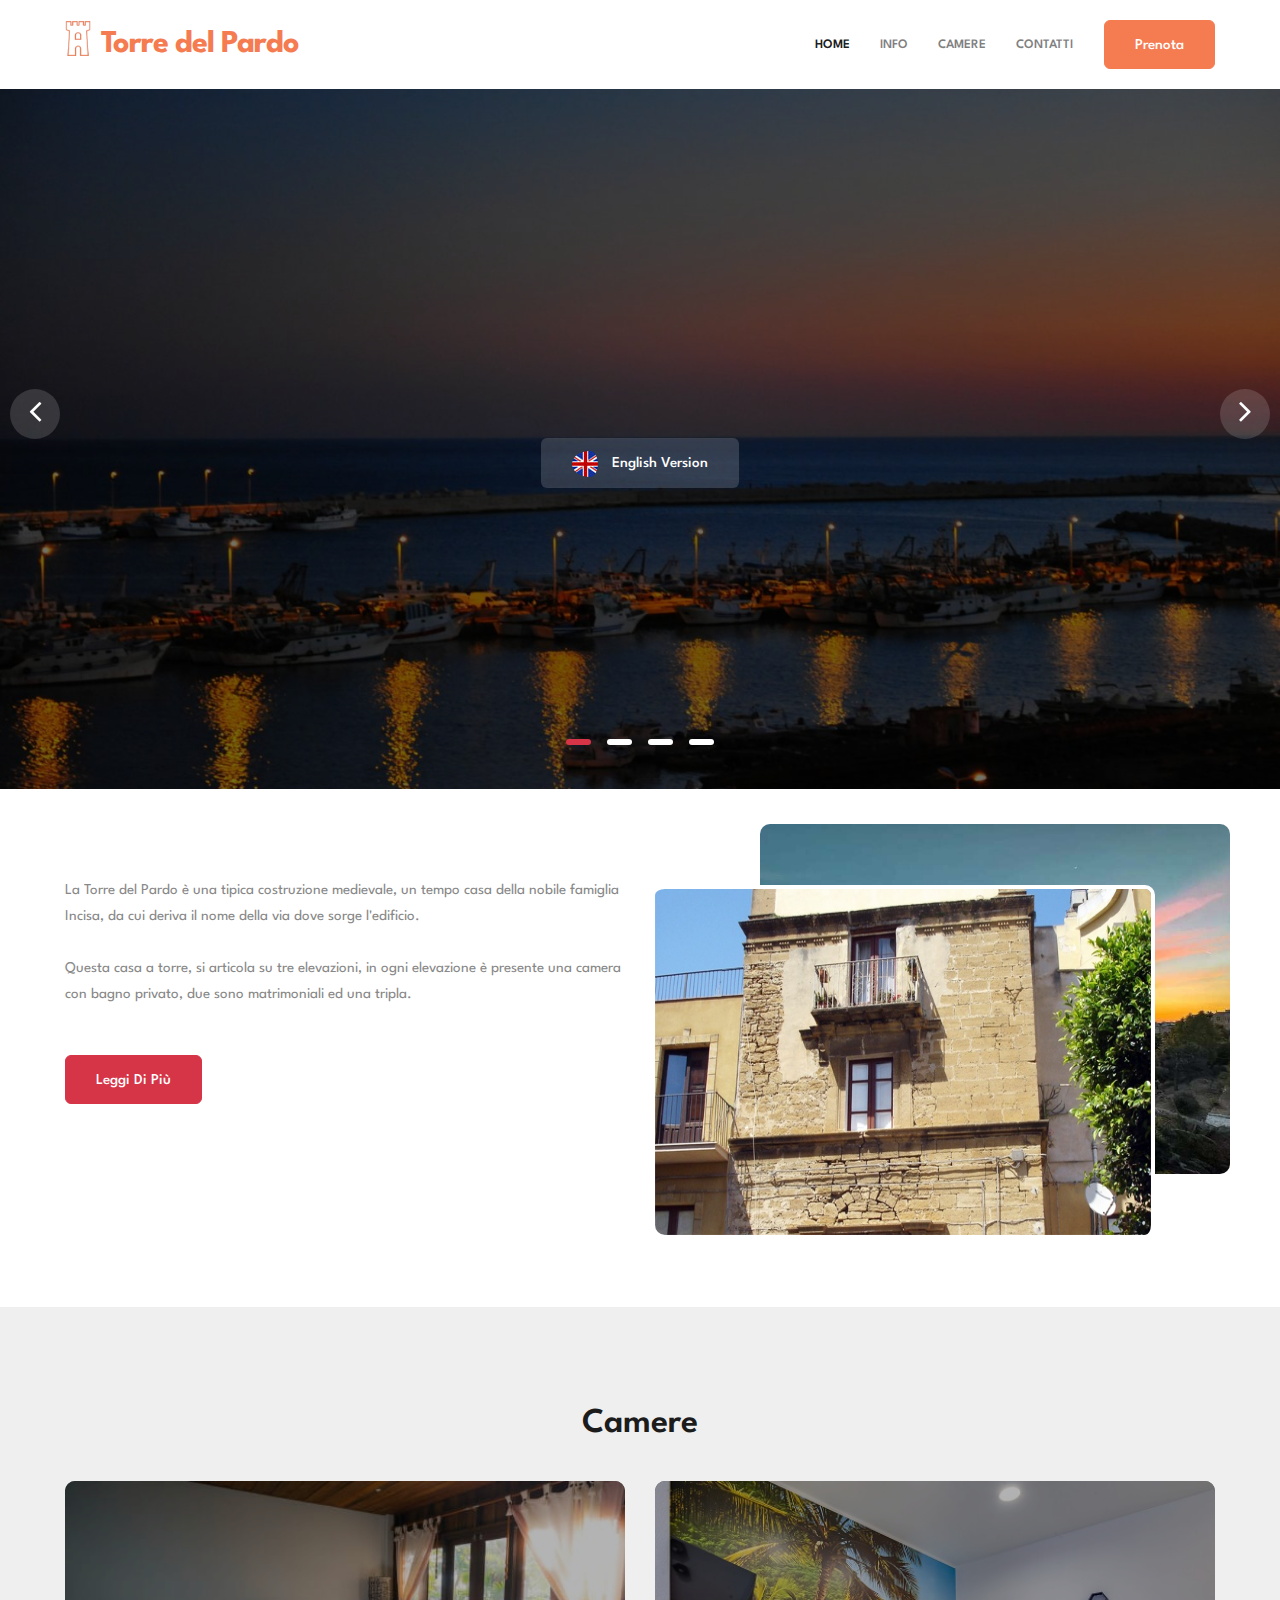
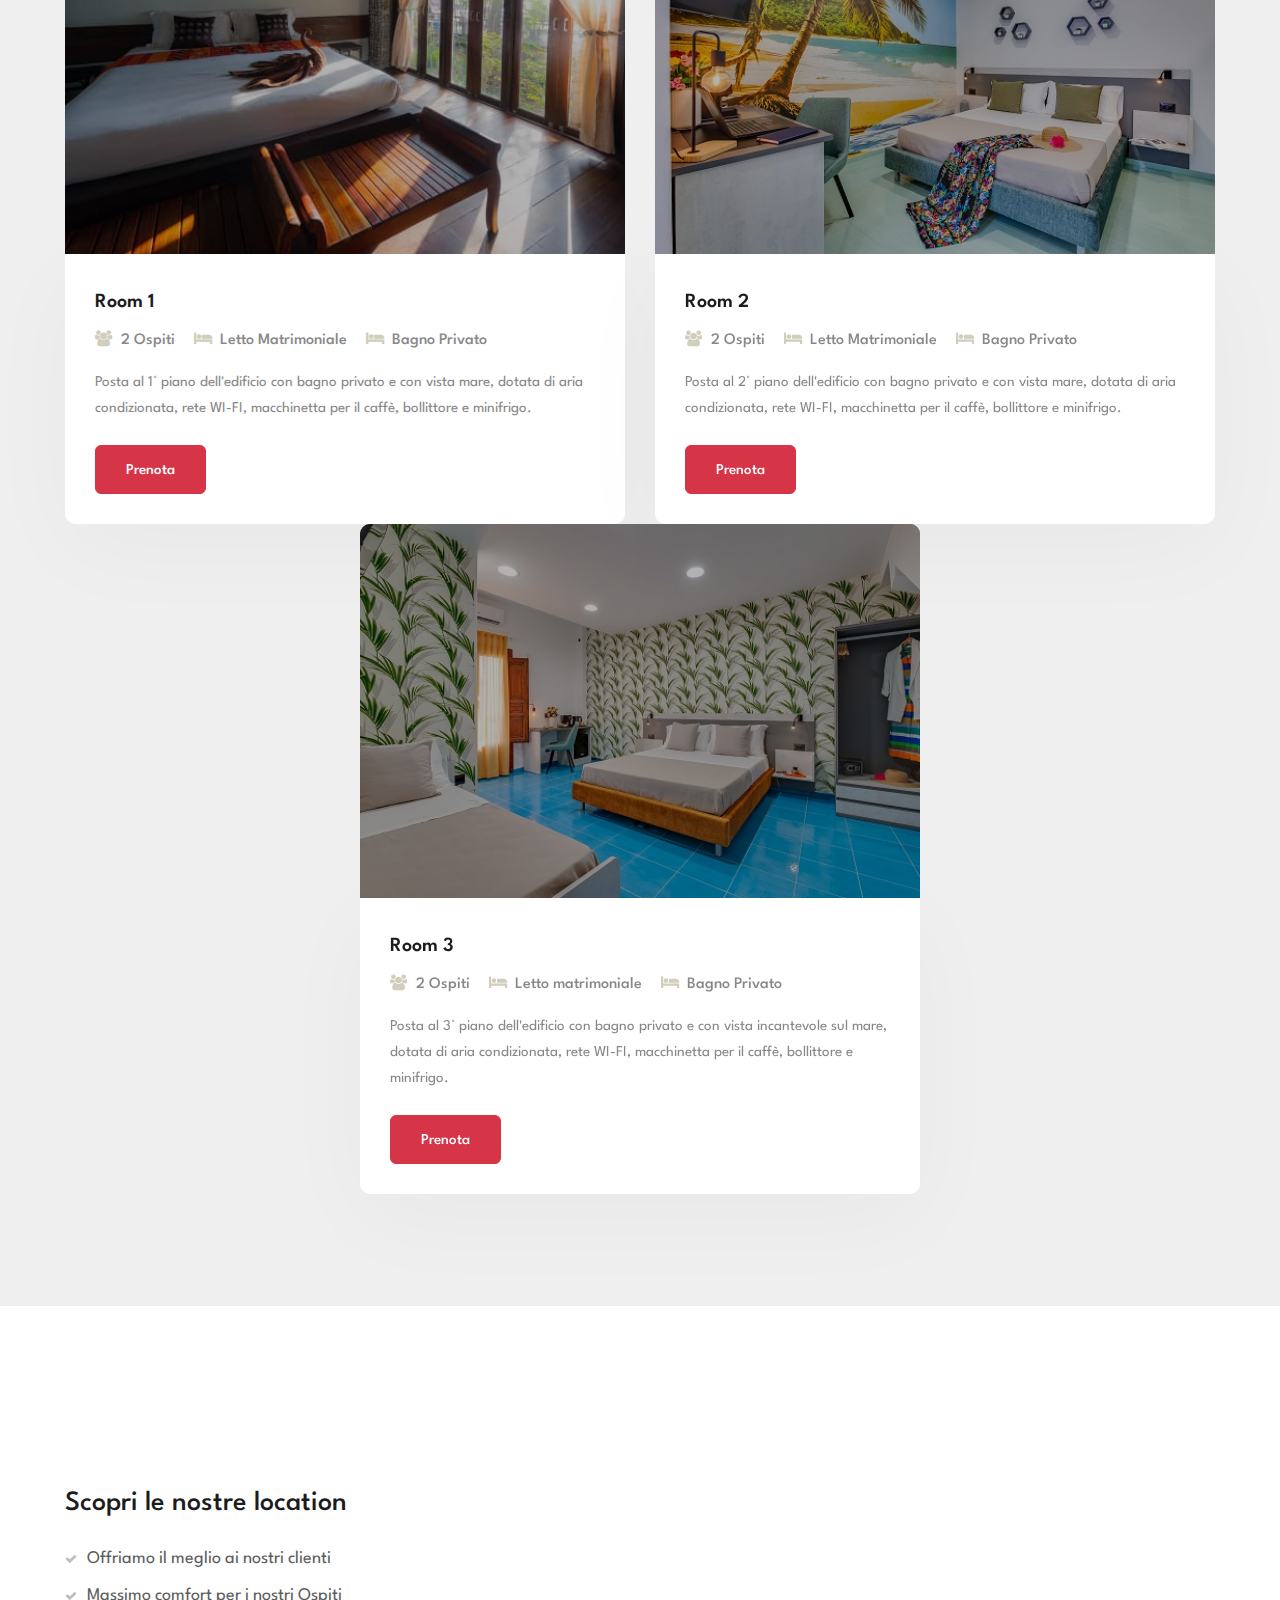
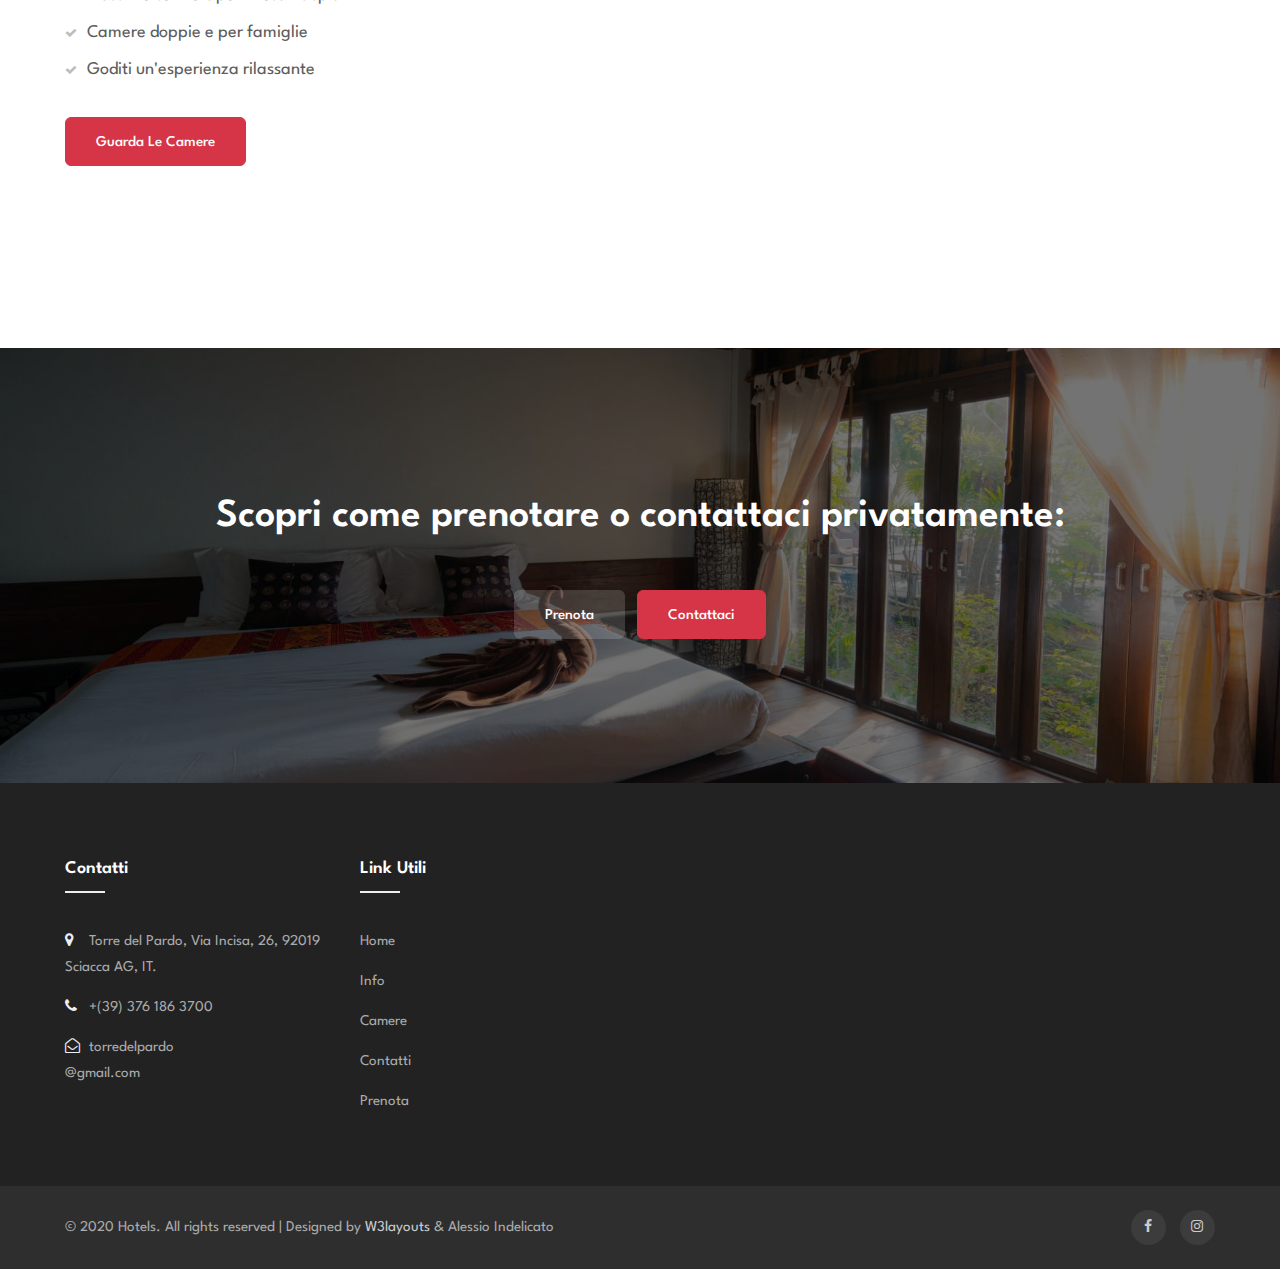
<file: index.html>
<!--
Author: W3layouts , Alessio Indelicato
Author URL: http://w3layouts.com
-->
<!doctype html>
<html lang="en">
  <head>
    <!-- Required meta tags -->
    <meta charset="utf-8">
    <meta name="viewport" content="width=device-width, initial-scale=1, shrink-to-fit=no">

    <title>Torre del Pardo | Home</title>

    <link href="//fonts.googleapis.com/css?family=Spartan:400,500,600,700,900&display=swap" rel="stylesheet">
    <link rel="icon" href="assets/images/favicon.ico" type="image/x-icon">

    <!-- Template CSS -->
    <link rel="stylesheet" href="assets/css/style-starter.css">
  </head>
  <body>
<!--w3l-header-->

<header class="w3l-header-nav">
	<!--/nav-->
	<nav class="navbar navbar-expand-lg navbar-light fill px-lg-0 py-0 px-3">
		<div class="container">
			<a class="navbar-brand resize-text" href="index.html" style="font-size: calc(2 * 1em);">
				<img src="assets/images/hotels.png" alt="Your logo" style="height:35px;" /><span>Torre del Pardo</span></a>
        <!-- <span style="font-family: 'Bell', serif !important;">Torre del Pardo</span> -->
			<!-- if logo is image enable this   
						<a class="navbar-brand" href="#index.html">
							<img src="image-path" alt="Your logo" title="Your logo" style="height:35px;" />
						</a> -->
			<button class="navbar-toggler" type="button" data-toggle="collapse" data-target="#navbarSupportedContent"
				aria-controls="navbarSupportedContent" aria-expanded="false" aria-label="Toggle navigation">
				<span class="navbar-toggler-icon"></span>
			</button>

			<div class="collapse navbar-collapse" id="navbarSupportedContent">
				<ul class="navbar-nav ml-auto">
					<li class="nav-item active">
						<a class="nav-link" href="index.html">Home</a>
					</li>
					<li class="nav-item @@about__active">
						<a class="nav-link" href="about.html">Info</a>
					</li>
					<li class="nav-item @@services__active">
						<a class="nav-link" href="rooms.html">Camere</a>
					</li>
					<li class="nav-item @@contact__active">
						<a class="nav-link" href="contact.html">Contatti</a>
					</li>
				</ul>
				<a href="booking.html" class="ml-3 book btn btn-secondary btn-style">Prenota</a>
			</div>
		</div>
	</nav>
	<!--//nav-->
</header>
<!-- //w3l-header -->
 <!-- main-slider -->
 <section class="w3l-main-slider" id="home">
     <div class="companies20-content">
         <div class="owl-one owl-carousel owl-theme">
             <div class="item">
                 <li>
                     <div class="slider-info banner-view bg bg2">
                         <div class="banner-info">
                             <div class="container">
                                 <div class="banner-info-bg">
                                     <!-- <h5>Location is heavenly. Best to visit in week days to enjoy the peaceful beauty
                                     </h5> -->
                                     <a class="btn btn-style transparent-btn mt-sm-5 mt-4" href="https://torredelpardo-it.translate.goog/?_x_tr_sl=it&_x_tr_tl=en&_x_tr_hl=it&_x_tr_pto=wapp"><img src="assets/images/flag.jpg" style="border-radius: 50%; padding-right: 10px;"> English version</a>
                                 </div>
                             </div>
                         </div>
                     </div>
                 </li>
             </div>
             <div class="item">
                 <li>
                     <div class="slider-info  banner-view banner-top1 bg bg2">
                         <div class="banner-info">
                             <div class="container">
                                 <div class="banner-info-bg">
                                     <!-- <h5>Our new guest house will play a leading role in prompting the world peace.</h5> -->
                                     <a class="btn btn-style transparent-btn mt-sm-5 mt-4" href="https://torredelpardo-it.translate.goog/?_x_tr_sl=it&_x_tr_tl=en&_x_tr_hl=it&_x_tr_pto=wapp"><img src="assets/images/flag.jpg" style="border-radius: 50%; padding-right: 10px;"> English version</a>
                                 </div>
                             </div>
                         </div>
                     </div>
                 </li>
             </div>
             <div class="item">
                 <li>
                     <div class="slider-info banner-view banner-top2 bg bg2">
                         <div class="banner-info">
                             <div class="container">
                                 <div class="banner-info-bg">
                                     <!-- <h5>Most guest houses train their people with the booklets. We take ours to the ballet.
                                     </h5> -->
                                     <a class="btn btn-style transparent-btn mt-sm-5 mt-4" href="https://torredelpardo-it.translate.goog/?_x_tr_sl=it&_x_tr_tl=en&_x_tr_hl=it&_x_tr_pto=wapp"><img src="assets/images/flag.jpg" style="border-radius: 50%; padding-right: 10px;"> English version</a>
                                 </div>
                             </div>
                         </div>
                     </div>
                 </li>
             </div>
             <div class="item">
                 <li>
                     <div class="slider-info banner-view banner-top3 bg bg2">
                         <div class="banner-info">
                             <div class="container">
                                 <div class="banner-info-bg">
                                     <!-- <h5>Good tourism will follow good hotels. Experience our luxury hotel rooms</h5> -->
                                     <a class="btn btn-style transparent-btn mt-sm-5 mt-4" href="https://torredelpardo-it.translate.goog/?_x_tr_sl=it&_x_tr_tl=en&_x_tr_hl=it&_x_tr_pto=wapp"><img src="assets/images/flag.jpg" style="border-radius: 50%; padding-right: 10px;"> English version</a>
                                 </div>
                             </div>
                         </div>
                     </div>
                 </li>
             </div>
         </div>
     </div>
 </section>
 <!-- /main-slider -->
<section class="w3l-availability-form" id="booking">
<!-- about -->
<section class="w3l-about py-5">
	<div class="container py-sm-4">
		<div class="row">
			<div class="col-lg-6 about-left mb-md-0 mb-5">
				<!-- <h3 class="title-big">Relax in our Guest House</h3>
				<h5>We make the best for all our customers.</h5> -->
				<p class="mt-3">La Torre del Pardo è una tipica costruzione medievale, un tempo casa della nobile famiglia Incisa, da cui deriva il nome della via dove sorge l'edificio.
          <br><br>
          Questa casa a torre, si articola su tre elevazioni, in ogni elevazione è presente una camera con bagno privato, due sono matrimoniali ed una  tripla. 
          </p>
				<a href="about.html" class="btn btn-style btn-primary mt-sm-5 mt-4">Leggi di più</a>
			</div>
			<div class="col-lg-6 about-right position-relative mt-lg-0 mt-5">
				<img src="assets/images/top.jpg" alt="" class="img-fluid img-border mt-4" />
				<img src="assets/images/bottom.jpg" alt="" class="img-fluid position-absolute img-position" />
			</div>
		</div>
	</div>
</section>
<!-- //about -->
<div class="best-rooms py-5">
    <div class="container py-lg-5 py-sm-4">
        <h3 class="title-big text-center">Camere</h3>
        <div class="ban-content-inf row py-lg-3">
            <div class="maghny-gd-1 col-lg-6">
              <a href="room1.html">
                <div class="maghny-grid">
                    <figure class="effect-lily">
                        <img class="img-fluid" src="assets/images/room1.jpg" alt="">
                        <figcaption class="w3set-hny">
                            <div>
                                <!--<h4 class="top-text">Luxury Hotel and Best Resort
                                    <span>Peaceful Place to stay</span></h4>
                                <p>From 20$ </p>-->
                            </div>
                        </figcaption>
                    </figure>
                    <div class="room-info">
                        <h3 class="room-title"><a href="room1.html">Room 1</a></h3>
                        <ul class="mb-3">
                            <li><span class="fa fa-users"></span> 2 Ospiti</li>
                            <li><span class="fa fa-bed"></span> Letto Matrimoniale</li>
                            <li><span class="fa fa-bed"></span> Bagno Privato</li>
                        </ul>
                        <p>Posta al 1° piano dell'edificio con bagno privato e con vista mare, dotata di aria condizionata, rete WI-FI, macchinetta per il caffè, bollittore e minifrigo.</p>
                        <a href="booking.html" class="btn btn-style btn-primary mt-sm-4 mt-3">Prenota</a>
                    </div>
                </div>
              </a>
            </div>
            <div class="maghny-gd-1 col-lg-6">
                <div class="maghny-grid">
                  <a href="room2.html">
                    <figure class="effect-lily">
                        <img class="img-fluid" src="assets/images/room1-2.jpg" alt="">
                        <figcaption class="w3set-hny">
                            <div>
                                <!--<h4 class="top-text">Luxury Hotel and Best Resort
                                    <span>Peaceful Place to stay</span></h4>
                                <p>From 20$ </p>-->
                            </div>
                        </figcaption>
                    </figure>
                    <div class="room-info">
                        <h3 class="room-title"><a href="room-single.html">Room 2</a></h3>
                        <ul class="mb-3">
                            <li><span class="fa fa-users"></span> 2 Ospiti</li>
                            <li><span class="fa fa-bed"></span> Letto Matrimoniale</li>
                            <li><span class="fa fa-bed"></span> Bagno Privato</li>
                        </ul>
                        <p>Posta al 2° piano dell'edificio con bagno privato e con vista  mare, dotata di aria condizionata, rete WI-FI, macchinetta per il caffè, bollittore e minifrigo.</p>
                        <a href="booking.html" class="btn btn-style btn-primary mt-sm-4 mt-3">Prenota</a>
                    </div>
                </div>
              </a>
            </div>
            <!-- offset-lg-3 SISTEMA LA SEZIONE AL CENTRO -->
            <div class="maghny-gd-1 col-lg-6 offset-lg-3">
                <div class="maghny-grid">
                  <a href="room3.html">
                    <figure class="effect-lily">
                        <img class="img-fluid" src="assets/images/room1-3.jpg" alt="">
                        <figcaption class="w3set-hny">
                            <div>
                                <!--<h4 class="top-text">Luxury Hotel and Best Resort
                                    <span>Peaceful Place to stay</span></h4>
                                <p>From 20$ </p>-->
                            </div>
                        </figcaption>
                    </figure>
                    <div class="room-info">
                        <h3 class="room-title"><a href="room-single.html">Room 3</a></h3>
                        <ul class="mb-3">
                            <li><span class="fa fa-users"></span> 2 Ospiti</li>
                            <li><span class="fa fa-bed"></span> Letto matrimoniale</li>
                            <li><span class="fa fa-bed"></span> Bagno Privato</li>
                        </ul>
                        <p>Posta al 3° piano dell'edificio con bagno privato e con vista incantevole sul  mare, dotata di aria condizionata, rete WI-FI, macchinetta per il caffè, bollittore e minifrigo. </p>
                        <a href="booking.html" class="btn btn-style btn-primary mt-sm-4 mt-3">Prenota</a>
                    </div>
                </div>
              </a>
            </div>
            </div>
        </div>
      </div>
  </div>
</div>
<section class="w3l-index3">
  <div class="midd-w3 py-5">
      <div class="container py-lg-5 py-md-3">
          <div class="row">
              <!-- Contenuto a sinistra -->
              <div class="col-lg-6 mt-lg-0 mt-5 about-right-faq align-self">
                  <h3>Scopri le nostre location</h3>
                  <!-- <h3 class="title-big">20 Years of Hotels and Resort Experience</h3> -->
                  <!-- <p class="mt-3">Lorem ipsum viverra feugiat. Pellen tesque libero ut justo,
                      ultrices in ligula. Semper at tempufddfel.</p> -->
                  <ul class="w3l-right-book mt-4">
                      <li><span class="fa fa-check" aria-hidden="true"></span>Offriamo il meglio ai nostri clienti</li>
                      <li><span class="fa fa-check" aria-hidden="true"></span>Massimo comfort per i nostri Ospiti</li>
                      <li><span class="fa fa-check" aria-hidden="true"></span>Camere doppie e per famiglie</li>
                      <li><span class="fa fa-check" aria-hidden="true"></span>Goditi un'esperienza rilassante</li>
                  </ul>
                  <a href="rooms.html" class="btn btn-style btn-primary mt-4">Guarda le Camere</a>
              </div>
              <!-- iFrame a destra -->
              <div class="col-lg-6 mt-lg-0 mt-5 about-right-faq align-self">
                  <iframe src="https://www.google.com/maps/embed?pb=!4v1715440477293!6m8!1m7!1sdPflY8GqSv5yizXujdxLEQ!2m2!1d37.50806165205211!2d13.07997739968707!3f20.575991099413407!4f-1.8716626494739899!5f0.7820865974627469" width="100%" height="450" style="border:0;" allowfullscreen="" loading="lazy" referrerpolicy="no-referrer-when-downgrade"></iframe>
              </div>
          </div>
      </div>
  </div>
</section>
<script>
  // Funzione per disabilitare lo scorrimento dell'iframe quando non è in stato di focus
  function disableIframeScrolling() {
      var iframe = document.getElementById('mapFrame');
      // Rimuove lo scorrimento quando l'iframe non è in stato di focus
      iframe.addEventListener('blur', function() {
          iframe.setAttribute('scrolling', 'no');
      });
      // Aggiunge lo scorrimento quando l'iframe è in stato di focus
      iframe.addEventListener('focus', function() {
          iframe.setAttribute('scrolling', 'yes');
      });
  }

  // Chiama la funzione quando il documento è pronto
  document.addEventListener('DOMContentLoaded', disableIframeScrolling);
</script>


<!-- quotation -->
<div class="quotation py-5">
	<div class="container py-xl-5 py-lg-3">
		<div class="welcome-left text-center py-md-5 py-3">
			<h3>Scopri come prenotare o contattaci privatamente:</h3>
			<a href="booking.html" class="btn btn-style transparent-btn mt-sm-5 mt-4 mr-2">Prenota</a>
			<a href="contact.html" class="btn btn-style btn-primary mt-sm-5 mt-4">Contattaci</a>
		</div>
	</div>
</div>
<!-- //quotation -->

<!-- footer -->
<section class="w3l-footer-29-main">
  <div class="footer-29 py-5">
    <div class="container py-lg-4">
      <div class="row footer-top-29">
        <div class="col-lg-3 col-md-6 col-sm-8 footer-list-29 footer-1 col-6">
          <h6 class="footer-title-29">Contatti</h6>
          <ul>
            <li>
              <p><span class="fa fa-map-marker"></span> Torre del Pardo, Via Incisa, 26, 92019 Sciacca AG, IT.</p>
            </li>
            <li><a href="tel:+393761863700"><span class="fa fa-phone"></span> +(39) 376 186 3700</a></li>
            <li><a href="mailto:torredelpardo@gmail.com" class="mail"><span class="fa fa-envelope-open-o"></span>
              torredelpardo<br>@gmail.com</a></li>
          </ul>
        </div>
        <div class="col-lg-2 col-md-6 col-sm-4 footer-list-29 footer-2 mt-sm-0 mt-5 col-6">
          <ul>
            <h6 class="footer-title-29">Link Utili</h6>
            <li><a href="index.html">Home</a></li>
            <li><a href="about.html">Info</a></li>
            <li><a href="rooms.html">Camere</a></li>
            <li><a href="contact.html">Contatti</a></li>
            <li><a href="booking.html">Prenota</a></li>
          </ul>
        </div>
      </div>
    </div>
  </div>
</section>

<section class="w3l-footer-29-main w3l-copyright">
  <div class="container">
    <div class="row bottom-copies">
      <p class="col-lg-8 copy-footer-29">© 2020 Hotels. All rights reserved | Designed by <a
          href="https://w3layouts.com">W3layouts</a> & Alessio Indelicato</p>

      <div class="col-lg-4 main-social-footer-29">
        <a href="#facebook" class="facebook"><span class="fa fa-facebook"></span></a>
        <a href="#instagram" class="instagram"><span class="fa fa-instagram"></span></a>
      </div>

    </div>
  </div>
  <!-- footer -->

 <!-- move top -->
 <button onclick="topFunction()" id="movetop" title="Go to top">
  &#10548;
</button>
<script>
  // When the user scrolls down 20px from the top of the document, show the button
  window.onscroll = function () {
    scrollFunction()
  };

  function scrollFunction() {
    if (document.body.scrollTop > 20 || document.documentElement.scrollTop > 20) {
      document.getElementById("movetop").style.display = "block";
    } else {
      document.getElementById("movetop").style.display = "none";
    }
  }

  // When the user clicks on the button, scroll to the top of the document
  function topFunction() {
    document.body.scrollTop = 0;
    document.documentElement.scrollTop = 0;
  }
</script>
<!-- /move top -->
</section>

<!-- Template JavaScript -->
<script src="assets/js/jquery-3.3.1.min.js"></script>

<script src="assets/js/owl.carousel.js"></script>
<!-- script for banner slider-->
<script>
  $(document).ready(function () {
    $('.owl-one').owlCarousel({
      loop: true,
      margin: 0,
      nav: false,
      responsiveClass: true,
      autoplay: false,
      autoplayTimeout: 5000,
      autoplaySpeed: 1000,
      autoplayHoverPause: false,
      responsive: {
        0: {
          items: 1,
          nav: false
        },
        480: {
          items: 1,
          nav: false
        },
        667: {
          items: 1,
          nav: true
        },
        1000: {
          items: 1,
          nav: true
        }
      }
    })
  })
</script>
<!-- //script -->

<!-- script for owlcarousel -->
<script>
  $(document).ready(function () {
    $('.owl-testimonial').owlCarousel({
      loop: true,
      margin: 0,
      nav: true,
      responsiveClass: true,
      autoplay: false,
      autoplayTimeout: 5000,
      autoplaySpeed: 1000,
      autoplayHoverPause: false,
      responsive: {
        0: {
          items: 1,
          nav: false
        },
        480: {
          items: 1,
          nav: false
        },
        667: {
          items: 1,
          nav: true
        },
        1000: {
          items: 1,
          nav: true
        }
      }
    })
  })
</script>
<!-- //script for owlcarousel -->
<script src="assets/js/jquery.magnific-popup.min.js"></script>
<script>
  $(document).ready(function () {
    $('.popup-with-zoom-anim').magnificPopup({
      type: 'inline',

      fixedContentPos: false,
      fixedBgPos: true,

      overflowY: 'auto',

      closeBtnInside: true,
      preloader: false,

      midClick: true,
      removalDelay: 300,
      mainClass: 'my-mfp-zoom-in'
    });

    $('.popup-with-move-anim').magnificPopup({
      type: 'inline',

      fixedContentPos: false,
      fixedBgPos: true,

      overflowY: 'auto',

      closeBtnInside: true,
      preloader: false,

      midClick: true,
      removalDelay: 300,
      mainClass: 'my-mfp-slide-bottom'
    });
  });
</script>


<!-- disable body scroll which navbar is in active -->
<script>
$(function () {
  $('.navbar-toggler').click(function () {
    $('body').toggleClass('noscroll');
  })
});
</script>
<!-- disable body scroll which navbar is in active -->

<script src="assets/js/bootstrap.min.js"></script>

</body>

</html>
</file>
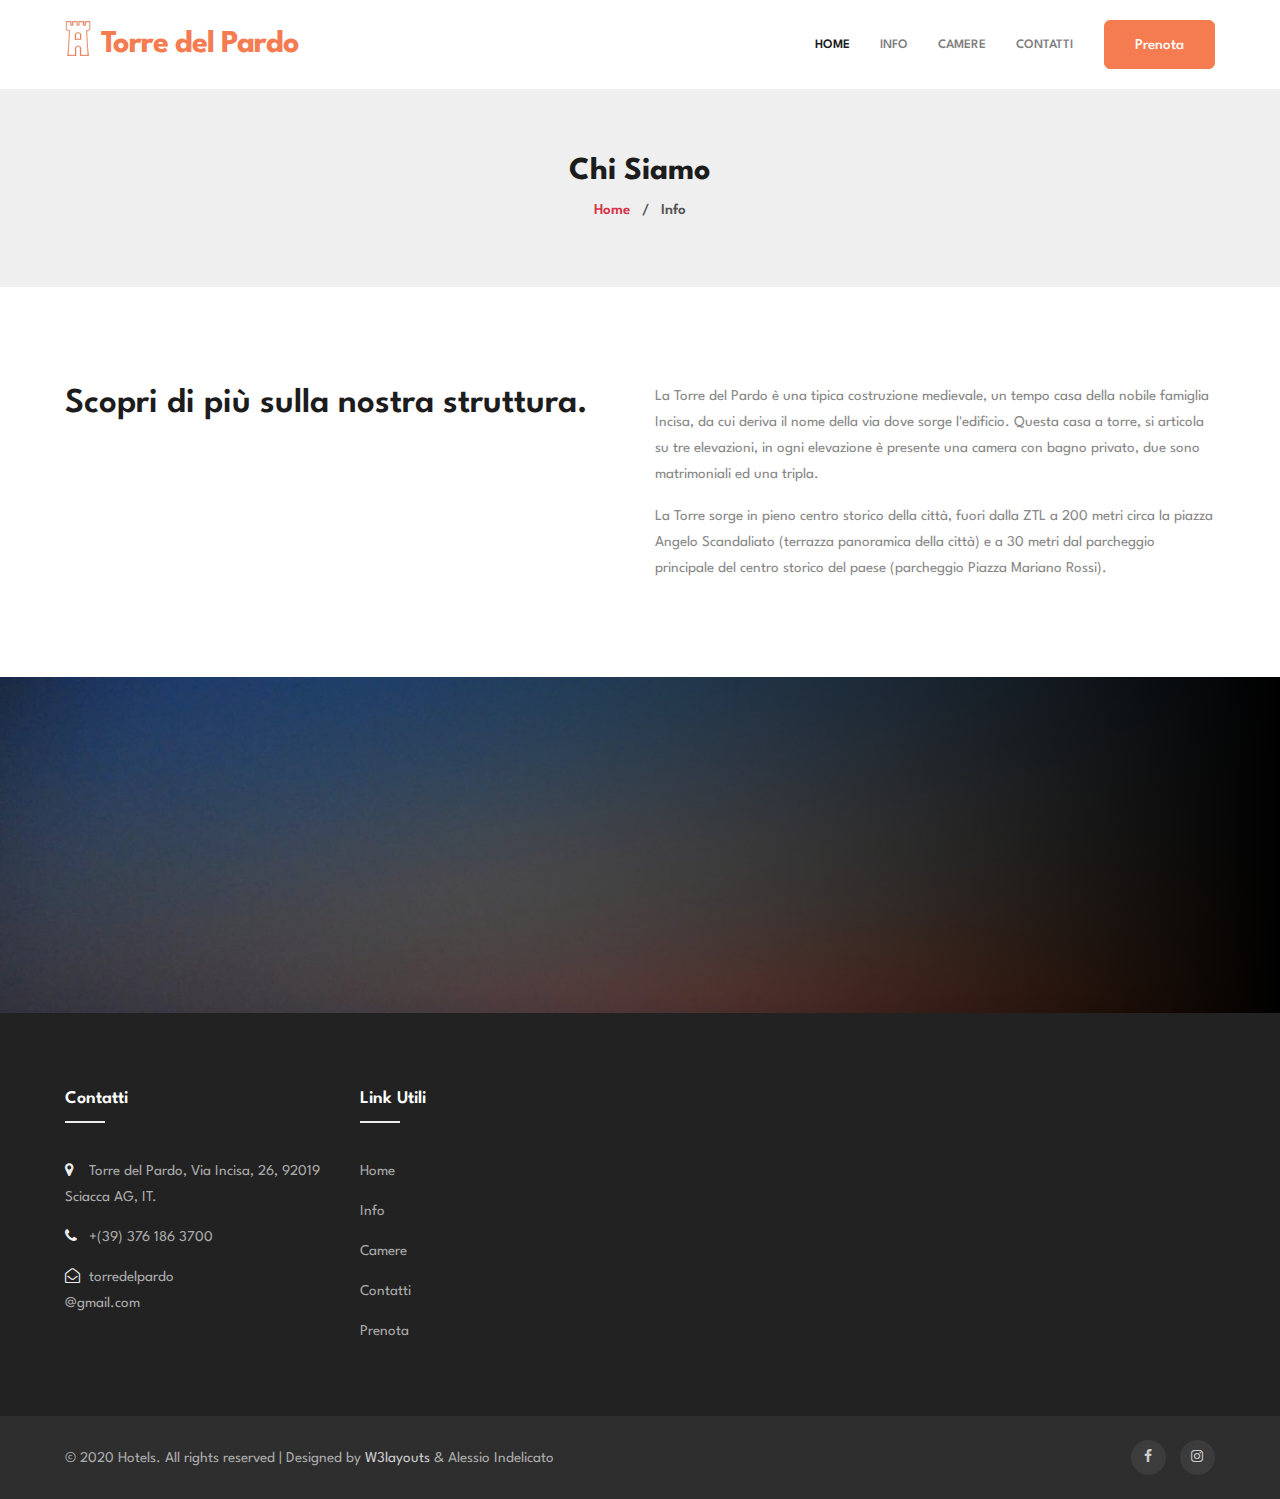
<file: about.html>
<!--
Author: W3layouts
Author URL: http://w3layouts.com
-->
<!doctype html>
<html lang="en">
  <head>
    <!-- Required meta tags -->
    <meta charset="utf-8">
    <meta name="viewport" content="width=device-width, initial-scale=1, shrink-to-fit=no">

    <title>Torre del Pardo | Info</title>

    <link href="//fonts.googleapis.com/css?family=Spartan:400,500,600,700,900&display=swap" rel="stylesheet">
    <link rel="icon" href="assets/images/favicon.ico" type="image/x-icon">

    <!-- Template CSS -->
    <link rel="stylesheet" href="assets/css/style-starter.css">
  </head>
  <body>
<!--w3l-header-->

<header class="w3l-header-nav">
	<!--/nav-->
	<nav class="navbar navbar-expand-lg navbar-light fill px-lg-0 py-0 px-3">
		<div class="container">
			<a class="navbar-brand resize-text" href="index.html" style="font-size: calc(2 * 1em);">
				<img src="assets/images/hotels.png" alt="Your logo" style="height:35px;" /><span>Torre del Pardo</span></a>
			<!-- if logo is image enable this   
						<a class="navbar-brand" href="#index.html">
							<img src="image-path" alt="Your logo" title="Your logo" style="height:35px;" />
						</a> -->
			<button class="navbar-toggler" type="button" data-toggle="collapse" data-target="#navbarSupportedContent"
				aria-controls="navbarSupportedContent" aria-expanded="false" aria-label="Toggle navigation">
				<span class="navbar-toggler-icon"></span>
			</button>

			<div class="collapse navbar-collapse" id="navbarSupportedContent">
				<ul class="navbar-nav ml-auto">
					<li class="nav-item active">
						<a class="nav-link" href="index.html">Home</a>
					</li>
					<li class="nav-item @@about__active">
						<a class="nav-link" href="about.html">Info</a>
					</li>
					<li class="nav-item @@services__active">
						<a class="nav-link" href="rooms.html">Camere</a>
					</li>
					<li class="nav-item @@contact__active">
						<a class="nav-link" href="contact.html">Contatti</a>
					</li>
				</ul>
				<a href="booking.html" class="ml-3 book btn btn-secondary btn-style">Prenota</a>
			</div>
		</div>
	</nav>
	<!--//nav-->
</header>
<!-- //w3l-header -->
<section class="w3l-breadcrumb">
    <div class="breadcrum-bg py-sm-5 py-4">
        <div class="container py-lg-3">

            <h2>Chi Siamo</h2>
            <p><a href="index.html">Home</a> &nbsp; / &nbsp; Info</p>

        </div>
    </div>
</section>
<div class="w3l-about-us best-rooms py-5">
    <div class="container py-lg-5 py-sm-4">
        <div class="maghny-gd-1">
            <div class="row about-text">
                <div class="col-lg-6">
                    <h3 class="title-big">Scopri di più sulla nostra struttura.</h3>
                </div>
                <div class="col-lg-6">
                    <p>La Torre del Pardo è una tipica costruzione medievale, un tempo casa della nobile famiglia Incisa, da cui deriva il nome della via dove sorge l'edificio.
                      Questa casa a torre, si articola su tre elevazioni, in ogni elevazione è presente una camera con bagno privato, due sono matrimoniali ed una  tripla. 
                      </p>
                    <p class="mt-3">La Torre sorge in pieno centro storico della città, fuori dalla ZTL a 200 metri circa la piazza Angelo Scandaliato (terrazza panoramica della città) e a 30 metri dal parcheggio principale del centro storico del paese (parcheggio Piazza Mariano Rossi).</p>
                </div>
            </div>
        </div>
    </div>
</div>
<section class="w3-about-2" id="features">
    <div class="w3-services-ab py-5">
        <div class="container py-lg-4 py-md-3">
            <div class="title-section">
                <div class="title-line"></div>
                <div class="row w3-services-grids"><br><br><br><br><br><br><br><br></div>
                <div class="col-lg-9 w3-services-right-grid pl-lg-5 mx-auto"></div>
            </div>
        </div>
    </div>
</section>
<!-- /main-slider -->

<!-- footer -->
<section class="w3l-footer-29-main">
  <div class="footer-29 py-5">
    <div class="container py-lg-4">
      <div class="row footer-top-29">
        <div class="col-lg-3 col-md-6 col-sm-8 footer-list-29 footer-1 col-6">
          <h6 class="footer-title-29">Contatti</h6>
          <ul>
            <li>
              <p><span class="fa fa-map-marker"></span> Torre del Pardo, Via Incisa, 26, 92019 Sciacca AG, IT.</p>
            </li>
            <li><a href="tel:+393761863700"><span class="fa fa-phone"></span> +(39) 376 186 3700</a></li>
            <li><a href="mailto:torredelpardo@gmail.com" class="mail"><span class="fa fa-envelope-open-o"></span>
              torredelpardo<br>@gmail.com</a></li>
          </ul>
        </div>
        <div class="col-lg-2 col-md-6 col-sm-4 footer-list-29 footer-2 mt-sm-0 mt-5 col-6">
          <ul>
            <h6 class="footer-title-29">Link Utili</h6>
            <li><a href="index.html">Home</a></li>
            <li><a href="about.html">Info</a></li>
            <li><a href="rooms.html">Camere</a></li>
            <li><a href="contact.html">Contatti</a></li>
            <li><a href="booking.html">Prenota</a></li>
          </ul>
        </div>
      </div>
    </div>
  </div>
</section>

<section class="w3l-footer-29-main w3l-copyright">
  <div class="container">
    <div class="row bottom-copies">
      <p class="col-lg-8 copy-footer-29">© 2020 Hotels. All rights reserved | Designed by <a
          href="https://w3layouts.com">W3layouts</a> & Alessio Indelicato</p>

      <div class="col-lg-4 main-social-footer-29">
        <a href="#facebook" class="facebook"><span class="fa fa-facebook"></span></a>
        <a href="#instagram" class="instagram"><span class="fa fa-instagram"></span></a>
      </div>

    </div>
  </div>
  <!-- footer -->

 <!-- move top -->
 <button onclick="topFunction()" id="movetop" title="Go to top">
  &#10548;
</button>
<script>
  // When the user scrolls down 20px from the top of the document, show the button
  window.onscroll = function () {
    scrollFunction()
  };

  function scrollFunction() {
    if (document.body.scrollTop > 20 || document.documentElement.scrollTop > 20) {
      document.getElementById("movetop").style.display = "block";
    } else {
      document.getElementById("movetop").style.display = "none";
    }
  }

  // When the user clicks on the button, scroll to the top of the document
  function topFunction() {
    document.body.scrollTop = 0;
    document.documentElement.scrollTop = 0;
  }
</script>
<!-- /move top -->
</section>

<!-- Template JavaScript -->
<script src="assets/js/jquery-3.3.1.min.js"></script>

<script src="assets/js/owl.carousel.js"></script>
<!-- script for banner slider-->
<script>
  $(document).ready(function () {
    $('.owl-one').owlCarousel({
      loop: true,
      margin: 0,
      nav: false,
      responsiveClass: true,
      autoplay: false,
      autoplayTimeout: 5000,
      autoplaySpeed: 1000,
      autoplayHoverPause: false,
      responsive: {
        0: {
          items: 1,
          nav: false
        },
        480: {
          items: 1,
          nav: false
        },
        667: {
          items: 1,
          nav: true
        },
        1000: {
          items: 1,
          nav: true
        }
      }
    })
  })
</script>
<!-- //script -->

<!-- script for owlcarousel -->
<script>
  $(document).ready(function () {
    $('.owl-testimonial').owlCarousel({
      loop: true,
      margin: 0,
      nav: true,
      responsiveClass: true,
      autoplay: false,
      autoplayTimeout: 5000,
      autoplaySpeed: 1000,
      autoplayHoverPause: false,
      responsive: {
        0: {
          items: 1,
          nav: false
        },
        480: {
          items: 1,
          nav: false
        },
        667: {
          items: 1,
          nav: true
        },
        1000: {
          items: 1,
          nav: true
        }
      }
    })
  })
</script>
<!-- //script for owlcarousel -->
<script src="assets/js/jquery.magnific-popup.min.js"></script>
<script>
  $(document).ready(function () {
    $('.popup-with-zoom-anim').magnificPopup({
      type: 'inline',

      fixedContentPos: false,
      fixedBgPos: true,

      overflowY: 'auto',

      closeBtnInside: true,
      preloader: false,

      midClick: true,
      removalDelay: 300,
      mainClass: 'my-mfp-zoom-in'
    });

    $('.popup-with-move-anim').magnificPopup({
      type: 'inline',

      fixedContentPos: false,
      fixedBgPos: true,

      overflowY: 'auto',

      closeBtnInside: true,
      preloader: false,

      midClick: true,
      removalDelay: 300,
      mainClass: 'my-mfp-slide-bottom'
    });
  });
</script>


<!-- disable body scroll which navbar is in active -->
<script>
$(function () {
  $('.navbar-toggler').click(function () {
    $('body').toggleClass('noscroll');
  })
});
</script>
<!-- disable body scroll which navbar is in active -->

<script src="assets/js/bootstrap.min.js"></script>

</body>

</html>
</file>
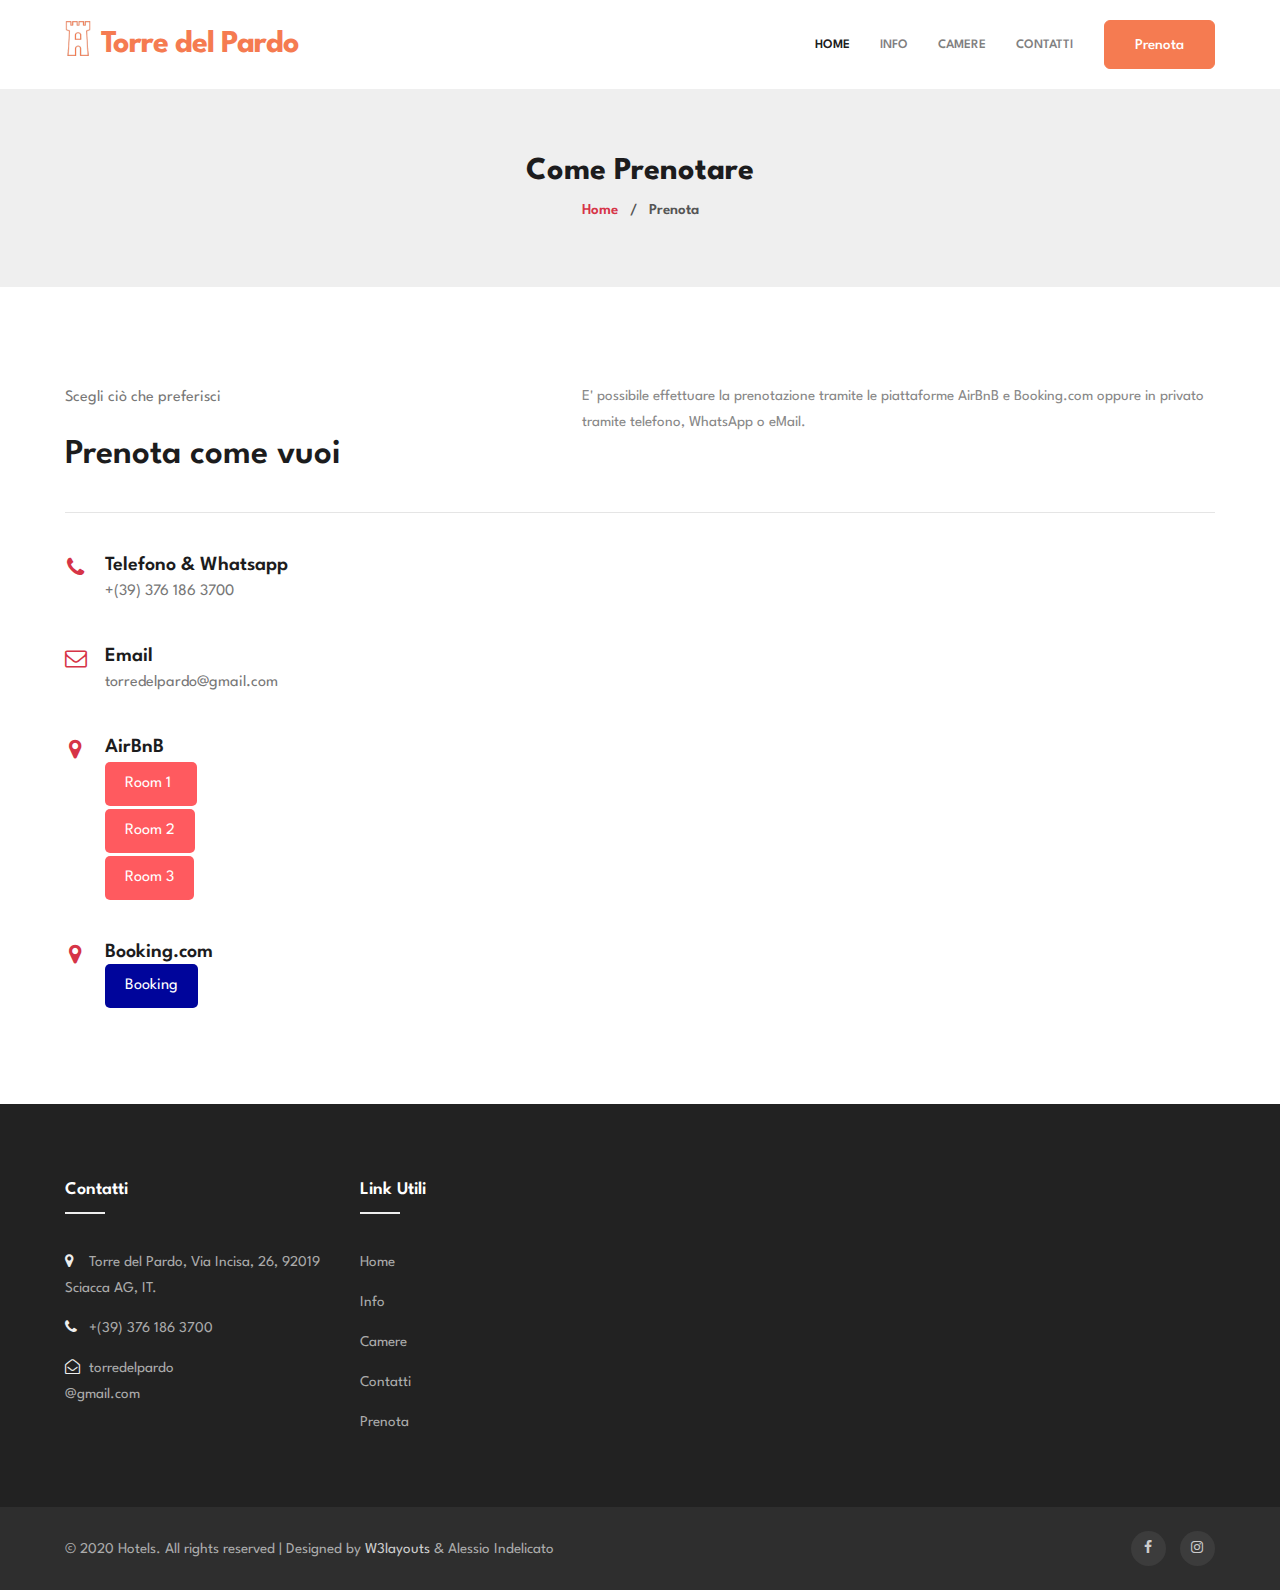
<file: booking.html>
<!--
Author: W3layouts
Author URL: http://w3layouts.com
-->
<!doctype html>
<html lang="en">
  <head>
    <!-- Required meta tags -->
    <meta charset="utf-8">
    <meta name="viewport" content="width=device-width, initial-scale=1, shrink-to-fit=no">

    <title>Torre del Pardo | Prenota</title>

    <link href="//fonts.googleapis.com/css?family=Spartan:400,500,600,700,900&display=swap" rel="stylesheet">
    <link rel="icon" href="assets/images/favicon.ico" type="image/x-icon">

    <!-- Template CSS -->
    <link rel="stylesheet" href="assets/css/booking.css">
    <link rel="stylesheet" href="assets/css/style-starter.css">
  </head>
  <body>
<!--w3l-header-->

<header class="w3l-header-nav">
	<!--/nav-->
	<nav class="navbar navbar-expand-lg navbar-light fill px-lg-0 py-0 px-3">
		<div class="container">
			<a class="navbar-brand resize-text" href="index.html" style="font-size: calc(2 * 1em);">
				<img src="assets/images/hotels.png" alt="Your logo" style="height:35px;" /><span>Torre del Pardo</span></a>
			<!-- if logo is image enable this   
						<a class="navbar-brand" href="#index.html">
							<img src="image-path" alt="Your logo" title="Your logo" style="height:35px;" />
						</a> -->
			<button class="navbar-toggler" type="button" data-toggle="collapse" data-target="#navbarSupportedContent"
				aria-controls="navbarSupportedContent" aria-expanded="false" aria-label="Toggle navigation">
				<span class="navbar-toggler-icon"></span>
			</button>

			<div class="collapse navbar-collapse" id="navbarSupportedContent">
				<ul class="navbar-nav ml-auto">
					<li class="nav-item active">
						<a class="nav-link" href="index.html">Home</a>
					</li>
					<li class="nav-item @@about__active">
						<a class="nav-link" href="about.html">Info</a>
					</li>
					<li class="nav-item @@services__active">
						<a class="nav-link" href="rooms.html">Camere</a>
					</li>
					<li class="nav-item @@contact__active">
						<a class="nav-link" href="contact.html">Contatti</a>
					</li>
				</ul>
				<a href="booking.html" class="ml-3 book btn btn-secondary btn-style">Prenota</a>
			</div>
		</div>
	</nav>
	<!--//nav-->
</header>
<!-- //w3l-header -->
<section class="w3l-breadcrumb">
    <div class="breadcrum-bg py-sm-5 py-4">
        <div class="container py-lg-3">
            <h2>Come Prenotare</h2>
            <p><a href="index.html">Home</a> &nbsp; / &nbsp; Prenota</p>

        </div>
    </div>
</section>
<!-- contact1 -->
<section class="w3l-contact-1 py-5">
    <div class="contacts-9 py-lg-5 py-sm-4">
        <div class="container">
            <div class="d-grid contact-view">
                <div class="cont-details">
                    <p>Scegli ciò che preferisci</p><br>
                    <h3 class="title-big">Prenota come vuoi</h3>
                </div>
                <div class="map-content-9">
                    <p>E' possibile effettuare la prenotazione tramite le piattaforme AirBnB e Booking.com oppure in privato tramite telefono, WhatsApp o eMail.
                    </p>
                </div>
            </div>
            <hr><br>
            <div class="d-grid contact-view">
                <div class="cont-details">
                    <div class="cont-top">
                        <div class="cont-left text-center">
                            <span class="fa fa-phone text-primary"></span>
                        </div>
                        <div class="cont-right">
                            <h6>Telefono & Whatsapp</h6>
                            <p><a href="tel:+393761863700">+(39) 376 186 3700</a></p>
                        </div>
                    </div>
                    <div class="cont-top margin-up">
                        <div class="cont-left text-center">
                            <span class="fa fa-envelope-o text-primary"></span>
                        </div>
                        <div class="cont-right">
                            <h6>Email</h6>
                            <p><a href="mailto:torredelpardo@gmail.com" class="mail">torredelpardo@gmail.com</a></p>
                        </div>
                    </div>
                    <div class="cont-top margin-up">
                        <div class="cont-left text-center">
                            <span class="fa fa-map-marker text-primary"></span>
                        </div>
                        <div class="cont-right">
                            <h6>AirBnB</h6>
                            <div style="padding-bottom: 3px; padding-top: 3px;"><a href="https://www.airbnb.it/rooms/1150418830980877453?source_impression_id=p3_1716311712_KOtFPC3%2BpEcYFHoU" class="airbnb-button" style="padding-right: 26px;">Room 1</a></div>
                            <div style="padding-bottom: 3px;"><a href="https://www.airbnb.it/rooms/1150430686271002818?source_impression_id=p3_1716311750_y2MTzcrwNJ82iRLG" class="airbnb-button">Room 2</a></div>
                            <a href="https://www.airbnb.it/rooms/1150458445508949852?source_impression_id=p3_1716311775_55b3i%2F%2BX%2F3M%2F%2FPz2" class="airbnb-button">Room 3</a>
                        </div>
                    </div>
                    <div class="cont-top margin-up">
                      <div class="cont-left text-center">
                          <span class="fa fa-map-marker text-primary"></span>
                      </div>
                      <div class="cont-right">
                          <h6>Booking.com</h6>
                          <a href="https://www.booking.com/Share-nKLFBM" class="booking-button">Booking</a>
                      </div>
                  </div>
                </div>
                <div class="map-content-9 mt-lg-0 mt-4">
                </div>
            </div>
        </div>
    </div>
</section>
<!-- /contact1 -->

<!-- footer -->
<section class="w3l-footer-29-main">
  <div class="footer-29 py-5">
    <div class="container py-lg-4">
      <div class="row footer-top-29">
        <div class="col-lg-3 col-md-6 col-sm-8 footer-list-29 footer-1 col-6">
          <h6 class="footer-title-29">Contatti</h6>
          <ul>
            <li>
              <p><span class="fa fa-map-marker"></span> Torre del Pardo, Via Incisa, 26, 92019 Sciacca AG, IT.</p>
            </li>
            <li><a href="tel:+393761863700"><span class="fa fa-phone"></span> +(39) 376 186 3700</a></li>
            <li><a href="mailto:torredelpardo@gmail.com" class="mail"><span class="fa fa-envelope-open-o"></span>
              torredelpardo<br>@gmail.com</a></li>
          </ul>
        </div>
        <div class="col-lg-2 col-md-6 col-sm-4 footer-list-29 footer-2 mt-sm-0 mt-5 col-6">
          <ul>
            <h6 class="footer-title-29">Link Utili</h6>
            <li><a href="index.html">Home</a></li>
            <li><a href="about.html">Info</a></li>
            <li><a href="rooms.html">Camere</a></li>
            <li><a href="contact.html">Contatti</a></li>
            <li><a href="booking.html">Prenota</a></li>
          </ul>
        </div>
      </div>
    </div>
  </div>
</section>

<section class="w3l-footer-29-main w3l-copyright">
  <div class="container">
    <div class="row bottom-copies">
      <p class="col-lg-8 copy-footer-29">© 2020 Hotels. All rights reserved | Designed by <a
          href="https://w3layouts.com">W3layouts</a> & Alessio Indelicato</p>

      <div class="col-lg-4 main-social-footer-29">
        <a href="#facebook" class="facebook"><span class="fa fa-facebook"></span></a>
        <a href="#instagram" class="instagram"><span class="fa fa-instagram"></span></a>
      </div>

    </div>
  </div>
  <!-- footer -->

 <!-- move top -->
 <button onclick="topFunction()" id="movetop" title="Go to top">
  &#10548;
</button>
<script>
  // When the user scrolls down 20px from the top of the document, show the button
  window.onscroll = function () {
    scrollFunction()
  };

  function scrollFunction() {
    if (document.body.scrollTop > 20 || document.documentElement.scrollTop > 20) {
      document.getElementById("movetop").style.display = "block";
    } else {
      document.getElementById("movetop").style.display = "none";
    }
  }

  // When the user clicks on the button, scroll to the top of the document
  function topFunction() {
    document.body.scrollTop = 0;
    document.documentElement.scrollTop = 0;
  }
</script>
<!-- /move top -->
</section>

<!-- Template JavaScript -->
<script src="assets/js/jquery-3.3.1.min.js"></script>

<script src="assets/js/owl.carousel.js"></script>
<!-- script for banner slider-->
<script>
  $(document).ready(function () {
    $('.owl-one').owlCarousel({
      loop: true,
      margin: 0,
      nav: false,
      responsiveClass: true,
      autoplay: false,
      autoplayTimeout: 5000,
      autoplaySpeed: 1000,
      autoplayHoverPause: false,
      responsive: {
        0: {
          items: 1,
          nav: false
        },
        480: {
          items: 1,
          nav: false
        },
        667: {
          items: 1,
          nav: true
        },
        1000: {
          items: 1,
          nav: true
        }
      }
    })
  })
</script>
<!-- //script -->

<!-- script for owlcarousel -->
<script>
  $(document).ready(function () {
    $('.owl-testimonial').owlCarousel({
      loop: true,
      margin: 0,
      nav: true,
      responsiveClass: true,
      autoplay: false,
      autoplayTimeout: 5000,
      autoplaySpeed: 1000,
      autoplayHoverPause: false,
      responsive: {
        0: {
          items: 1,
          nav: false
        },
        480: {
          items: 1,
          nav: false
        },
        667: {
          items: 1,
          nav: true
        },
        1000: {
          items: 1,
          nav: true
        }
      }
    })
  })
</script>
<!-- //script for owlcarousel -->
<script src="assets/js/jquery.magnific-popup.min.js"></script>
<script>
  $(document).ready(function () {
    $('.popup-with-zoom-anim').magnificPopup({
      type: 'inline',

      fixedContentPos: false,
      fixedBgPos: true,

      overflowY: 'auto',

      closeBtnInside: true,
      preloader: false,

      midClick: true,
      removalDelay: 300,
      mainClass: 'my-mfp-zoom-in'
    });

    $('.popup-with-move-anim').magnificPopup({
      type: 'inline',

      fixedContentPos: false,
      fixedBgPos: true,

      overflowY: 'auto',

      closeBtnInside: true,
      preloader: false,

      midClick: true,
      removalDelay: 300,
      mainClass: 'my-mfp-slide-bottom'
    });
  });
</script>


<!-- disable body scroll which navbar is in active -->
<script>
$(function () {
  $('.navbar-toggler').click(function () {
    $('body').toggleClass('noscroll');
  })
});
</script>
<!-- disable body scroll which navbar is in active -->

<script src="assets/js/bootstrap.min.js"></script>

</body>

</html>
</file>
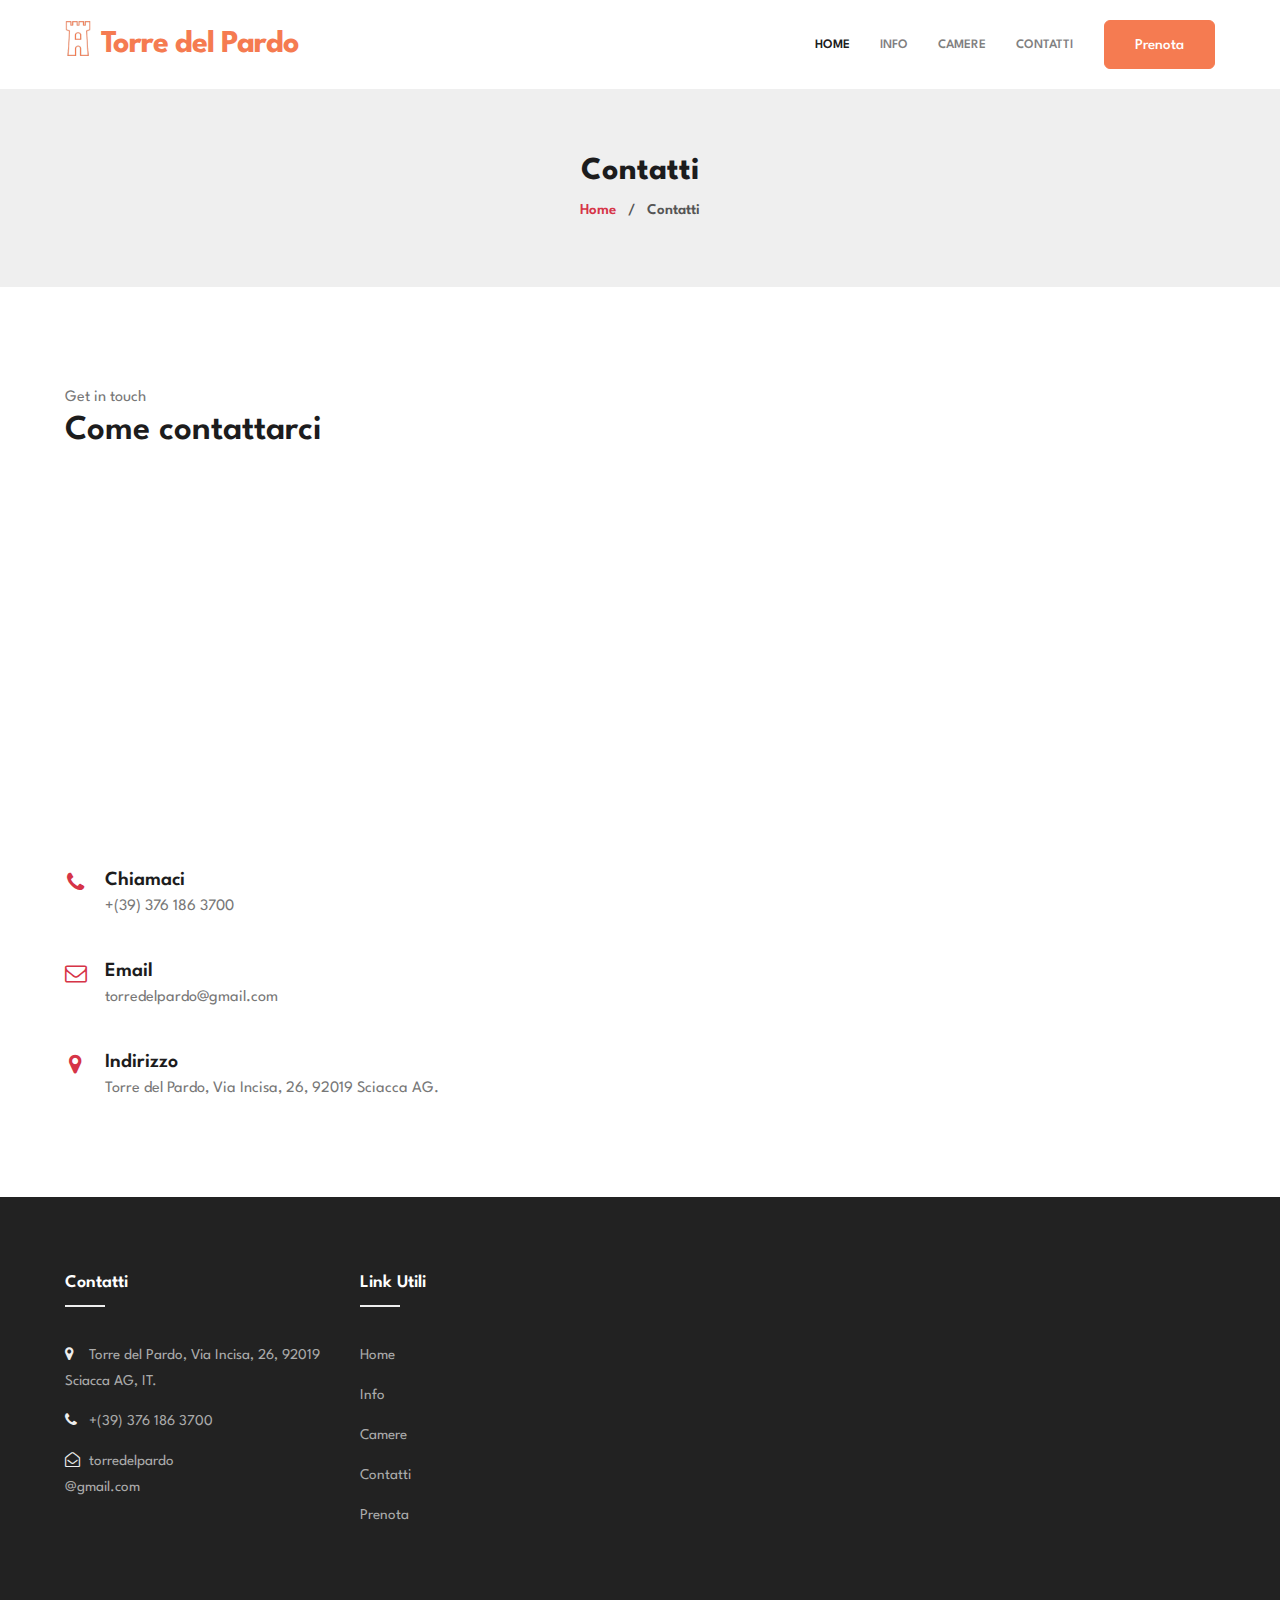
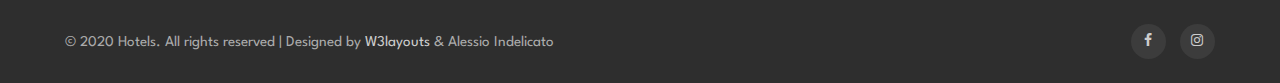
<file: contact.html>
<!--
Author: W3layouts
Author URL: http://w3layouts.com
-->
<!doctype html>
<html lang="en">
  <head>
    <!-- Required meta tags -->
    <meta charset="utf-8">
    <meta name="viewport" content="width=device-width, initial-scale=1, shrink-to-fit=no">

    <title>Torre del Pardo | Contatti</title>

    <link href="//fonts.googleapis.com/css?family=Spartan:400,500,600,700,900&display=swap" rel="stylesheet">
    <link rel="icon" href="assets/images/favicon.ico" type="image/x-icon">

    <!-- Template CSS -->
    <link rel="stylesheet" href="assets/css/style-starter.css">
  </head>
  <body>
<!--w3l-header-->

<header class="w3l-header-nav">
	<!--/nav-->
	<nav class="navbar navbar-expand-lg navbar-light fill px-lg-0 py-0 px-3">
		<div class="container">
			<a class="navbar-brand resize-text" href="index.html" style="font-size: calc(2 * 1em);">
				<img src="assets/images/hotels.png" alt="Your logo" style="height:35px;" /><span>Torre del Pardo</span></a>
			<!-- if logo is image enable this   
						<a class="navbar-brand" href="#index.html">
							<img src="image-path" alt="Your logo" title="Your logo" style="height:35px;" />
						</a> -->
			<button class="navbar-toggler" type="button" data-toggle="collapse" data-target="#navbarSupportedContent"
				aria-controls="navbarSupportedContent" aria-expanded="false" aria-label="Toggle navigation">
				<span class="navbar-toggler-icon"></span>
			</button>

			<div class="collapse navbar-collapse" id="navbarSupportedContent">
				<ul class="navbar-nav ml-auto">
					<li class="nav-item active">
						<a class="nav-link" href="index.html">Home</a>
					</li>
					<li class="nav-item @@about__active">
						<a class="nav-link" href="about.html">Info</a>
					</li>
					<li class="nav-item @@services__active">
						<a class="nav-link" href="rooms.html">Camere</a>
					</li>
					<li class="nav-item @@contact__active">
						<a class="nav-link" href="contact.html">Contatti</a>
					</li>
				</ul>
				<a href="booking.html" class="ml-3 book btn btn-secondary btn-style">Prenota</a>
			</div>
		</div>
	</nav>
	<!--//nav-->
</header>
<!-- //w3l-header -->
<section class="w3l-breadcrumb">
    <div class="breadcrum-bg py-sm-5 py-4">
        <div class="container py-lg-3">
            <h2>Contatti</h2>
            <p><a href="index.html">Home</a> &nbsp; / &nbsp; Contatti</p>

        </div>
    </div>
</section>
<!-- contact1 -->
<section class="w3l-contact-1 py-5">
    <div class="contacts-9 py-lg-5 py-sm-4">
        <div class="container">
            <div class="d-grid contact-view">
                <div class="cont-details">
                    <p>Get in touch</p>
                    <h3 class="title-big">Come contattarci</h3>
                </div>
                <div class="map-content-9">
                    <!-- <p>Lorem ipsum dolor sit amet consectetur adipisicing elit. Fugit tempore sapiente, distinctio
                        perferendis voluptas consequatur quaerat incidunt. Similique, officia! Dolorum fugiat et aliquam
                        necessitatibus quas reiciendis, totam voluptatibus deleniti tempore doloribus.</p> -->
                </div>
            </div>
            <div class="map-iframe my-5">
                <iframe
                    src="https://www.google.com/maps/embed?pb=!1m18!1m12!1m3!1d3164.992661691084!2d13.077435974624583!3d37.50809122747929!2m3!1f0!2f0!3f0!3m2!1i1024!2i768!4f13.1!3m3!1m2!1s0x131a47fe565ae9c5%3A0x9e5b84136bdbcbe0!2sTorre%20del%20Pardo!5e0!3m2!1sit!2sit!4v1717171842169!5m2!1sit!2sit"
                    width="100%" height="300" frameborder="0" style="border: 0px; pointer-events: none;"
                    allowfullscreen=""></iframe>
            </div>
            <div class="d-grid contact-view">
                <div class="cont-details">
                    <div class="cont-top">
                        <div class="cont-left text-center">
                            <span class="fa fa-phone text-primary"></span>
                        </div>
                        <div class="cont-right">
                            <h6>Chiamaci</h6>
                            <p><a href="tel:+393761863700">+(39) 376 186 3700</a></p>
                        </div>
                    </div>
                    <div class="cont-top margin-up">
                        <div class="cont-left text-center">
                            <span class="fa fa-envelope-o text-primary"></span>
                        </div>
                        <div class="cont-right">
                            <h6>Email</h6>
                            <p><a href="mailto:torredelpardo@gmail.com" class="mail">torredelpardo@gmail.com</a></p>
                        </div>
                    </div>
                    <div class="cont-top margin-up">
                        <div class="cont-left text-center">
                            <span class="fa fa-map-marker text-primary"></span>
                        </div>
                        <div class="cont-right">
                            <h6>Indirizzo</h6>
                            <p>Torre del Pardo, Via Incisa, 26, 92019 Sciacca AG.</p>
                        </div>
                    </div>
                </div>
                <div class="map-content-9 mt-lg-0 mt-4">
                </div>
            </div>
        </div>
    </div>
</section>
<!-- /contact1 -->

<!-- footer -->
<section class="w3l-footer-29-main">
  <div class="footer-29 py-5">
    <div class="container py-lg-4">
      <div class="row footer-top-29">
        <div class="col-lg-3 col-md-6 col-sm-8 footer-list-29 footer-1 col-6">
          <h6 class="footer-title-29">Contatti</h6>
          <ul>
            <li>
              <p><span class="fa fa-map-marker"></span> Torre del Pardo, Via Incisa, 26, 92019 Sciacca AG, IT.</p>
            </li>
            <li><a href="tel:+393761863700"><span class="fa fa-phone"></span> +(39) 376 186 3700</a></li>
            <li><a href="mailto:torredelpardo@gmail.com" class="mail"><span class="fa fa-envelope-open-o"></span>
              torredelpardo<br>@gmail.com</a></li>
          </ul>
        </div>
        <div class="col-lg-2 col-md-6 col-sm-4 footer-list-29 footer-2 mt-sm-0 mt-5 col-6">
          <ul>
            <h6 class="footer-title-29">Link Utili</h6>
            <li><a href="index.html">Home</a></li>
            <li><a href="about.html">Info</a></li>
            <li><a href="rooms.html">Camere</a></li>
            <li><a href="contact.html">Contatti</a></li>
            <li><a href="booking.html">Prenota</a></li>
          </ul>
        </div>
      </div>
    </div>
  </div>
</section>

<section class="w3l-footer-29-main w3l-copyright">
  <div class="container">
    <div class="row bottom-copies">
      <p class="col-lg-8 copy-footer-29">© 2020 Hotels. All rights reserved | Designed by <a
          href="https://w3layouts.com">W3layouts</a> & Alessio Indelicato</p>

      <div class="col-lg-4 main-social-footer-29">
        <a href="#facebook" class="facebook"><span class="fa fa-facebook"></span></a>
        <a href="#instagram" class="instagram"><span class="fa fa-instagram"></span></a>
      </div>

    </div>
  </div>
  <!-- footer -->

 <!-- move top -->
 <button onclick="topFunction()" id="movetop" title="Go to top">
  &#10548;
</button>
<script>
  // When the user scrolls down 20px from the top of the document, show the button
  window.onscroll = function () {
    scrollFunction()
  };

  function scrollFunction() {
    if (document.body.scrollTop > 20 || document.documentElement.scrollTop > 20) {
      document.getElementById("movetop").style.display = "block";
    } else {
      document.getElementById("movetop").style.display = "none";
    }
  }

  // When the user clicks on the button, scroll to the top of the document
  function topFunction() {
    document.body.scrollTop = 0;
    document.documentElement.scrollTop = 0;
  }
</script>
<!-- /move top -->
</section>

<!-- Template JavaScript -->
<script src="assets/js/jquery-3.3.1.min.js"></script>

<script src="assets/js/owl.carousel.js"></script>
<!-- script for banner slider-->
<script>
  $(document).ready(function () {
    $('.owl-one').owlCarousel({
      loop: true,
      margin: 0,
      nav: false,
      responsiveClass: true,
      autoplay: false,
      autoplayTimeout: 5000,
      autoplaySpeed: 1000,
      autoplayHoverPause: false,
      responsive: {
        0: {
          items: 1,
          nav: false
        },
        480: {
          items: 1,
          nav: false
        },
        667: {
          items: 1,
          nav: true
        },
        1000: {
          items: 1,
          nav: true
        }
      }
    })
  })
</script>
<!-- //script -->

<!-- script for owlcarousel -->
<script>
  $(document).ready(function () {
    $('.owl-testimonial').owlCarousel({
      loop: true,
      margin: 0,
      nav: true,
      responsiveClass: true,
      autoplay: false,
      autoplayTimeout: 5000,
      autoplaySpeed: 1000,
      autoplayHoverPause: false,
      responsive: {
        0: {
          items: 1,
          nav: false
        },
        480: {
          items: 1,
          nav: false
        },
        667: {
          items: 1,
          nav: true
        },
        1000: {
          items: 1,
          nav: true
        }
      }
    })
  })
</script>
<!-- //script for owlcarousel -->
<script src="assets/js/jquery.magnific-popup.min.js"></script>
<script>
  $(document).ready(function () {
    $('.popup-with-zoom-anim').magnificPopup({
      type: 'inline',

      fixedContentPos: false,
      fixedBgPos: true,

      overflowY: 'auto',

      closeBtnInside: true,
      preloader: false,

      midClick: true,
      removalDelay: 300,
      mainClass: 'my-mfp-zoom-in'
    });

    $('.popup-with-move-anim').magnificPopup({
      type: 'inline',

      fixedContentPos: false,
      fixedBgPos: true,

      overflowY: 'auto',

      closeBtnInside: true,
      preloader: false,

      midClick: true,
      removalDelay: 300,
      mainClass: 'my-mfp-slide-bottom'
    });
  });
</script>


<!-- disable body scroll which navbar is in active -->
<script>
$(function () {
  $('.navbar-toggler').click(function () {
    $('body').toggleClass('noscroll');
  })
});
</script>
<!-- disable body scroll which navbar is in active -->

<script src="assets/js/bootstrap.min.js"></script>

</body>

</html>
</file>
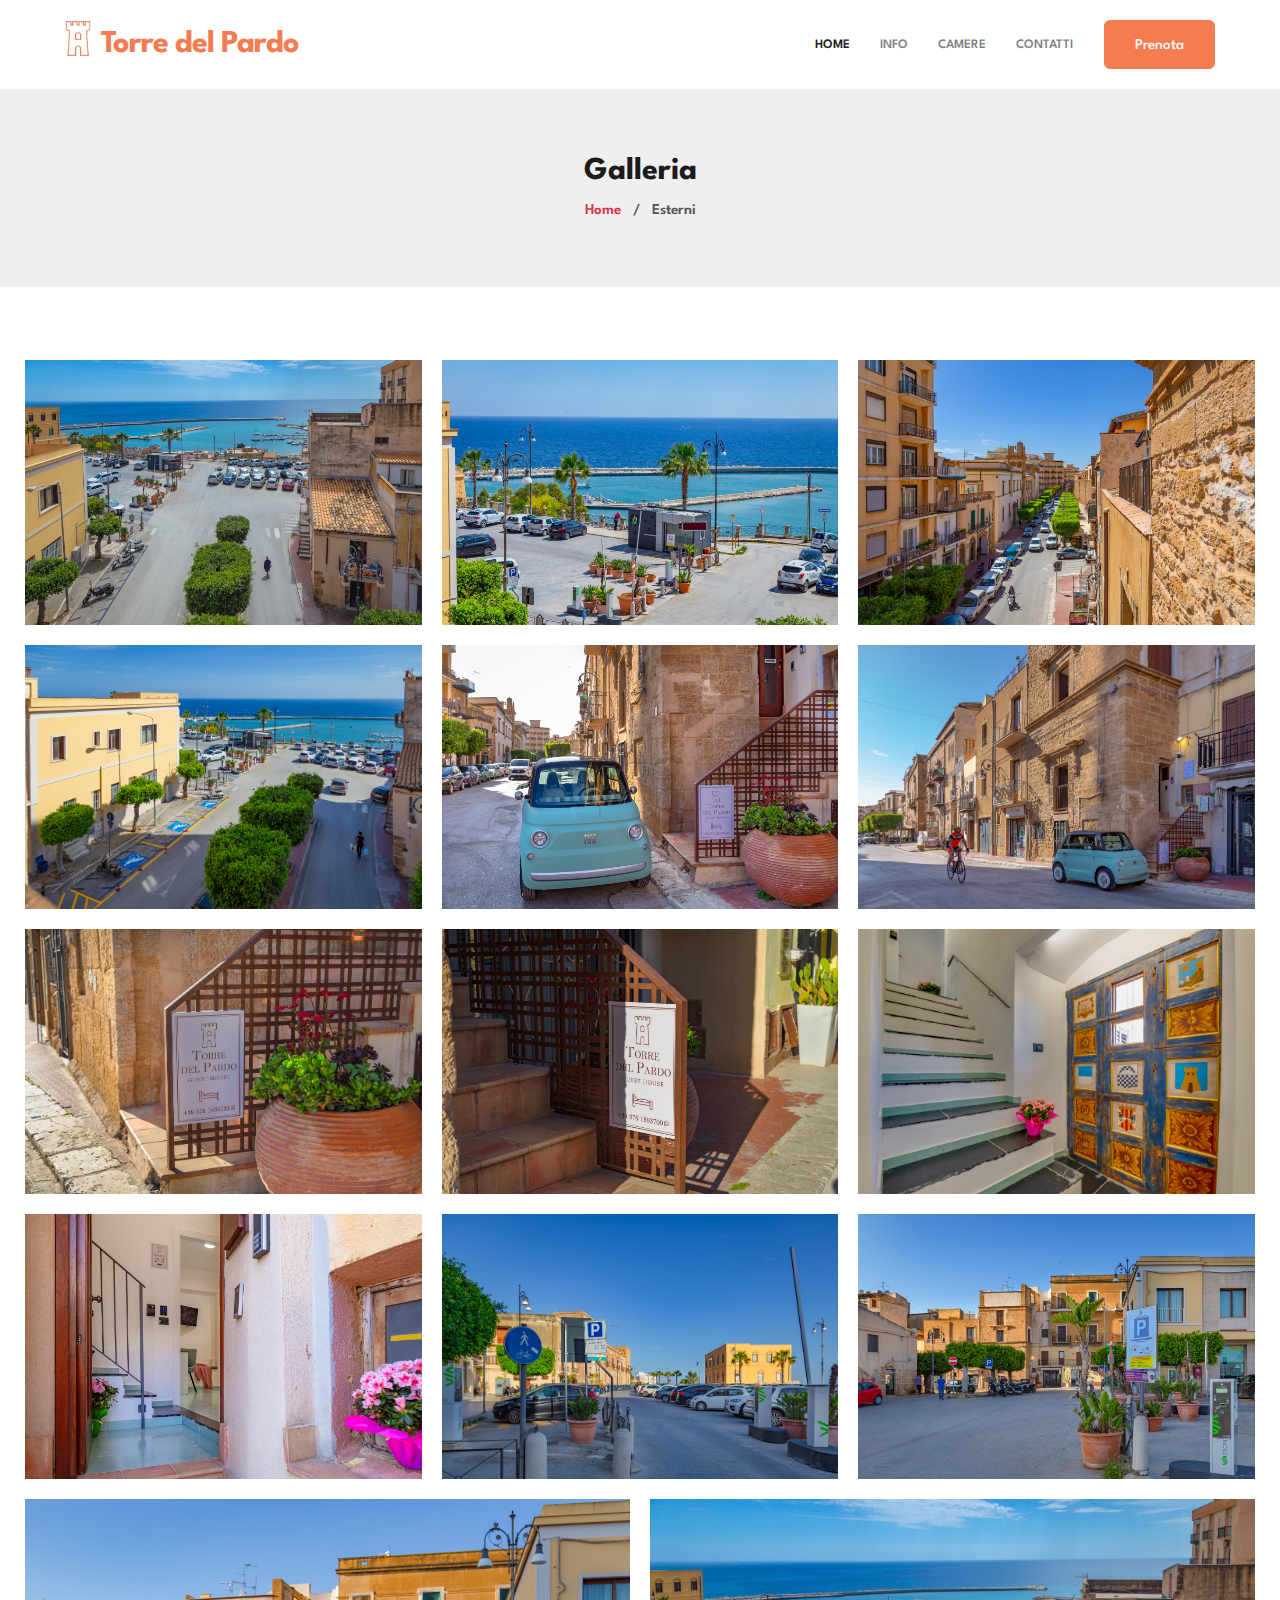
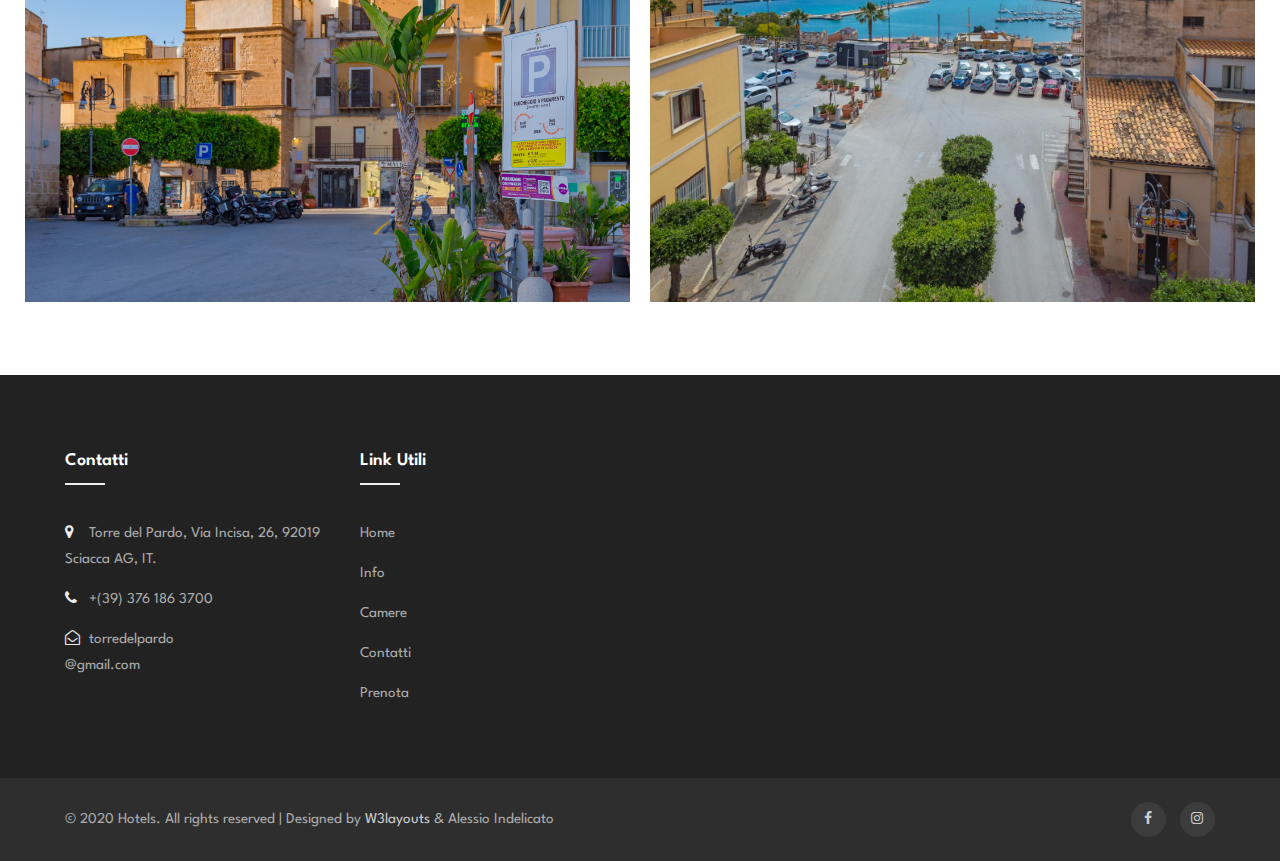
<file: esterni.html>
<!--
Author: W3layouts
Author URL: http://w3layouts.com
-->
<!doctype html>
<html lang="en">
  <head>
    <!-- Required meta tags -->
    <meta charset="utf-8">
    <meta name="viewport" content="width=device-width, initial-scale=1, shrink-to-fit=no">

    <title>Torre del Pardo | Esterni</title>

    <link href="//fonts.googleapis.com/css?family=Spartan:400,500,600,700,900&display=swap" rel="stylesheet">
    <link rel="icon" href="assets/images/favicon.ico" type="image/x-icon">

    <!-- Template CSS -->
    <link rel="stylesheet" href="assets/css/room1-2-3.css">
    <link rel="stylesheet" href="assets/css/style-starter.css">

    
  </head>
  <body>
<!--w3l-header-->

<header class="w3l-header-nav">
	<!--/nav-->
	<nav class="navbar navbar-expand-lg navbar-light fill px-lg-0 py-0 px-3">
		<div class="container">
			<a class="navbar-brand resize-text" href="index.html" style="font-size: calc(2 * 1em);">
				<img src="assets/images/hotels.png" alt="Your logo" style="height:35px;" /><span>Torre del Pardo</span></a>
			<!-- if logo is image enable this   
						<a class="navbar-brand" href="#index.html">
							<img src="image-path" alt="Your logo" title="Your logo" style="height:35px;" />
						</a> -->
			<button class="navbar-toggler" type="button" data-toggle="collapse" data-target="#navbarSupportedContent"
				aria-controls="navbarSupportedContent" aria-expanded="false" aria-label="Toggle navigation">
				<span class="navbar-toggler-icon"></span>
			</button>

			<div class="collapse navbar-collapse" id="navbarSupportedContent">
				<ul class="navbar-nav ml-auto">
					<li class="nav-item active">
						<a class="nav-link" href="index.html">Home</a>
					</li>
					<li class="nav-item @@about__active">
						<a class="nav-link" href="about.html">Info</a>
					</li>
					<li class="nav-item @@services__active">
						<a class="nav-link" href="rooms.html">Camere</a>
					</li>
					<li class="nav-item @@contact__active">
						<a class="nav-link" href="contact.html">Contatti</a>
					</li>
				</ul>
				<a href="booking.html" class="ml-3 book btn btn-secondary btn-style">Prenota</a>
			</div>
		</div>
	</nav>
	<!--//nav-->
</header>
<!-- //w3l-header -->
<section class="w3l-breadcrumb">
    <div class="breadcrum-bg py-sm-5 py-4">
        <div class="container py-lg-3">

            <h2>Galleria</h2>
            <p><a href="index.html">Home</a> &nbsp; / &nbsp; Esterni</p>

        </div>
    </div>
</section>
<div class="w3l-about-us best-rooms py-5">
  <div class="gallery">
    <div class="gallery-item">
        <img src="assets/images/Esterni/1.jpg" alt="Immagine 1" class="gallery-thumb" data-full="assets/images/Esterni/1.jpg">
    </div>
    <div class="gallery-item">
        <img src="assets/images/Esterni/2.jpg" alt="Immagine 2" class="gallery-thumb" data-full="assets/images/Esterni/2.jpg">
    </div>
    <div class="gallery-item">
        <img src="assets/images/Esterni/3.jpg" alt="Immagine 3" class="gallery-thumb" data-full="assets/images/Esterni/3.jpg">
    </div>
    <div class="gallery-item">
        <img src="assets/images/Esterni/4.jpg" alt="Immagine 4" class="gallery-thumb" data-full="assets/images/Esterni/4.jpg">
    </div>
    <div class="gallery-item">
        <img src="assets/images/Esterni/5.jpg" alt="Immagine 5" class="gallery-thumb" data-full="assets/images/Esterni/5.jpg">
    </div>
    <div class="gallery-item">
        <img src="assets/images/Esterni/6.jpg" alt="Immagine 6" class="gallery-thumb" data-full="assets/images/Esterni/6.jpg">
    </div>
    <div class="gallery-item">
        <img src="assets/images/Esterni/7.jpg" alt="Immagine 7" class="gallery-thumb" data-full="assets/images/Esterni/7.jpg">
    </div>
    <div class="gallery-item">
        <img src="assets/images/Esterni/8.jpg" alt="Immagine 8" class="gallery-thumb" data-full="assets/images/Esterni/8.jpg">
    </div>
    <div class="gallery-item">
        <img src="assets/images/Stanza 3/9.jpg" alt="Immagine 9" class="gallery-thumb" data-full="assets/images/Esterni/9.jpg">
    </div>
    <div class="gallery-item">
        <img src="assets/images/Esterni/11.jpg" alt="Immagine 11" class="gallery-thumb" data-full="assets/images/Esterni/11.jpg">
    </div>
    <div class="gallery-item">
        <img src="assets/images/Esterni/12.jpg" alt="Immagine 12" class="gallery-thumb" data-full="assets/images/Esterni/12.jpg">
    </div>
    <div class="gallery-item">
        <img src="assets/images/Esterni/13.jpg" alt="Immagine 13" class="gallery-thumb" data-full="assets/images/Esterni/13.jpg">
    </div>
    <div class="gallery-item">
        <img src="assets/images/Esterni/14.jpg" alt="Immagine 14" class="gallery-thumb" data-full="assets/images/Esterni/14.jpg">
    </div>
    <div class="gallery-item">
        <img src="assets/images/Esterni/1.jpg" alt="Immagine 15" class="gallery-thumb" data-full="assets/images/Esterni/1.jpg">
    </div>
    <!-- Aggiungi altre immagini secondo necessità -->
</div>

<div class="modal" id="modal">
    <span class="close" id="close">&times;</span>
    <img class="modal-content" id="modal-img">
</div>

<script src="assets/js/room1-2-3.js"></script>
</div>
<!-- /main-slider -->

<!-- footer -->
<section class="w3l-footer-29-main">
  <div class="footer-29 py-5">
    <div class="container py-lg-4">
      <div class="row footer-top-29">
        <div class="col-lg-3 col-md-6 col-sm-8 footer-list-29 footer-1 col-6">
          <h6 class="footer-title-29">Contatti</h6>
          <ul>
            <li>
              <p><span class="fa fa-map-marker"></span> Torre del Pardo, Via Incisa, 26, 92019 Sciacca AG, IT.</p>
            </li>
            <li><a href="tel:+393761863700"><span class="fa fa-phone"></span> +(39) 376 186 3700</a></li>
            <li><a href="mailto:torredelpardo@gmail.com" class="mail"><span class="fa fa-envelope-open-o"></span>
              torredelpardo<br>@gmail.com</a></li>
          </ul>
        </div>
        <div class="col-lg-2 col-md-6 col-sm-4 footer-list-29 footer-2 mt-sm-0 mt-5 col-6">
          <ul>
            <h6 class="footer-title-29">Link Utili</h6>
            <li><a href="index.html">Home</a></li>
            <li><a href="about.html">Info</a></li>
            <li><a href="rooms.html">Camere</a></li>
            <li><a href="contact.html">Contatti</a></li>
            <li><a href="booking.html">Prenota</a></li>
          </ul>
        </div>
      </div>
    </div>
  </div>
</section>

<section class="w3l-footer-29-main w3l-copyright">
  <div class="container">
    <div class="row bottom-copies">
      <p class="col-lg-8 copy-footer-29">© 2020 Hotels. All rights reserved | Designed by <a
          href="https://w3layouts.com">W3layouts</a> & Alessio Indelicato</p>

      <div class="col-lg-4 main-social-footer-29">
        <a href="#facebook" class="facebook"><span class="fa fa-facebook"></span></a>
        <a href="#instagram" class="instagram"><span class="fa fa-instagram"></span></a>
      </div>

    </div>
  </div>
  <!-- footer -->

 <!-- move top -->
 <button onclick="topFunction()" id="movetop" title="Go to top">
  &#10548;
</button>
<script>
  // When the user scrolls down 20px from the top of the document, show the button
  window.onscroll = function () {
    scrollFunction()
  };

  function scrollFunction() {
    if (document.body.scrollTop > 20 || document.documentElement.scrollTop > 20) {
      document.getElementById("movetop").style.display = "block";
    } else {
      document.getElementById("movetop").style.display = "none";
    }
  }

  // When the user clicks on the button, scroll to the top of the document
  function topFunction() {
    document.body.scrollTop = 0;
    document.documentElement.scrollTop = 0;
  }
</script>
<!-- /move top -->
</section>

<!-- Template JavaScript -->
<script src="assets/js/jquery-3.3.1.min.js"></script>

<script src="assets/js/owl.carousel.js"></script>
<!-- script for banner slider-->
<script>
  $(document).ready(function () {
    $('.owl-one').owlCarousel({
      loop: true,
      margin: 0,
      nav: false,
      responsiveClass: true,
      autoplay: false,
      autoplayTimeout: 5000,
      autoplaySpeed: 1000,
      autoplayHoverPause: false,
      responsive: {
        0: {
          items: 1,
          nav: false
        },
        480: {
          items: 1,
          nav: false
        },
        667: {
          items: 1,
          nav: true
        },
        1000: {
          items: 1,
          nav: true
        }
      }
    })
  })
</script>
<!-- //script -->

<!-- script for owlcarousel -->
<script>
  $(document).ready(function () {
    $('.owl-testimonial').owlCarousel({
      loop: true,
      margin: 0,
      nav: true,
      responsiveClass: true,
      autoplay: false,
      autoplayTimeout: 5000,
      autoplaySpeed: 1000,
      autoplayHoverPause: false,
      responsive: {
        0: {
          items: 1,
          nav: false
        },
        480: {
          items: 1,
          nav: false
        },
        667: {
          items: 1,
          nav: true
        },
        1000: {
          items: 1,
          nav: true
        }
      }
    })
  })
</script>
<!-- //script for owlcarousel -->
<script src="assets/js/jquery.magnific-popup.min.js"></script>
<script>
  $(document).ready(function () {
    $('.popup-with-zoom-anim').magnificPopup({
      type: 'inline',

      fixedContentPos: false,
      fixedBgPos: true,

      overflowY: 'auto',

      closeBtnInside: true,
      preloader: false,

      midClick: true,
      removalDelay: 300,
      mainClass: 'my-mfp-zoom-in'
    });

    $('.popup-with-move-anim').magnificPopup({
      type: 'inline',

      fixedContentPos: false,
      fixedBgPos: true,

      overflowY: 'auto',

      closeBtnInside: true,
      preloader: false,

      midClick: true,
      removalDelay: 300,
      mainClass: 'my-mfp-slide-bottom'
    });
  });
</script>


<!-- disable body scroll which navbar is in active -->
<script>
$(function () {
  $('.navbar-toggler').click(function () {
    $('body').toggleClass('noscroll');
  })
});
</script>
<!-- disable body scroll which navbar is in active -->

<script src="assets/js/bootstrap.min.js"></script>

</body>

</html>
</file>
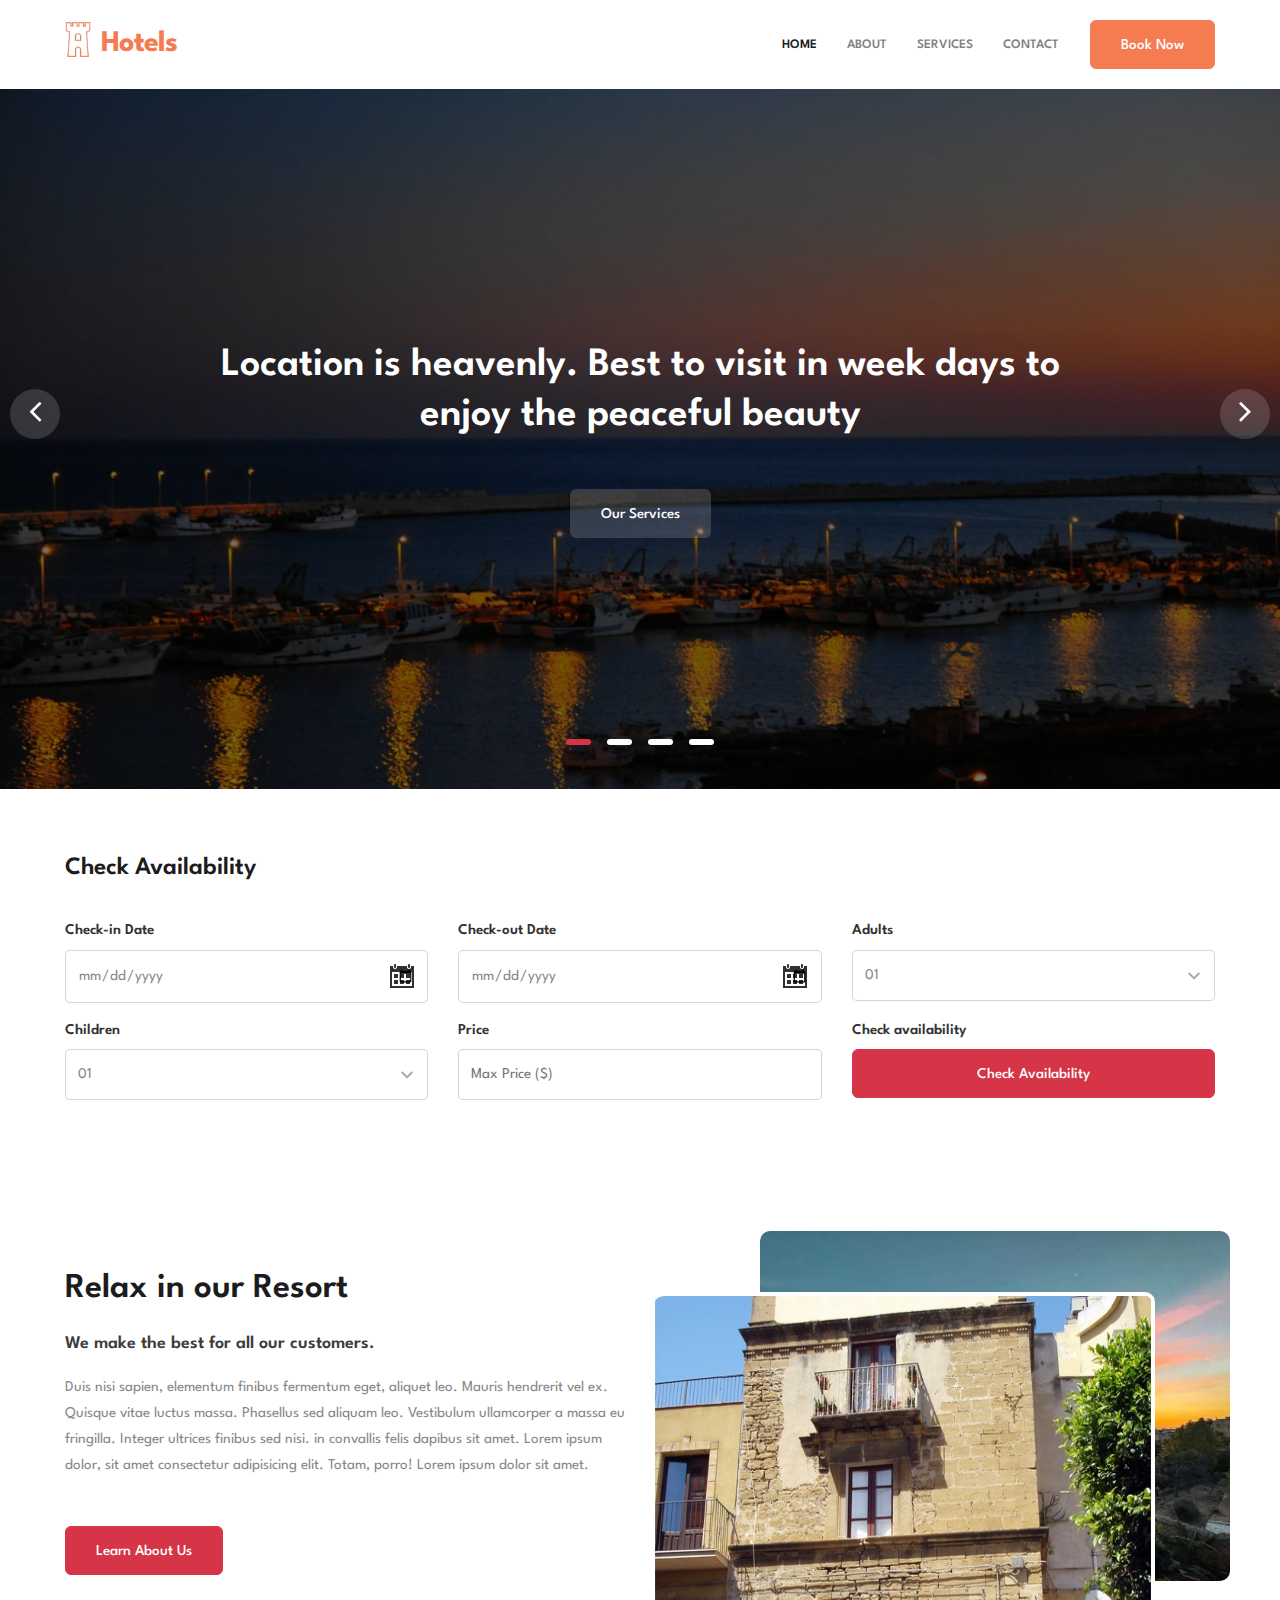
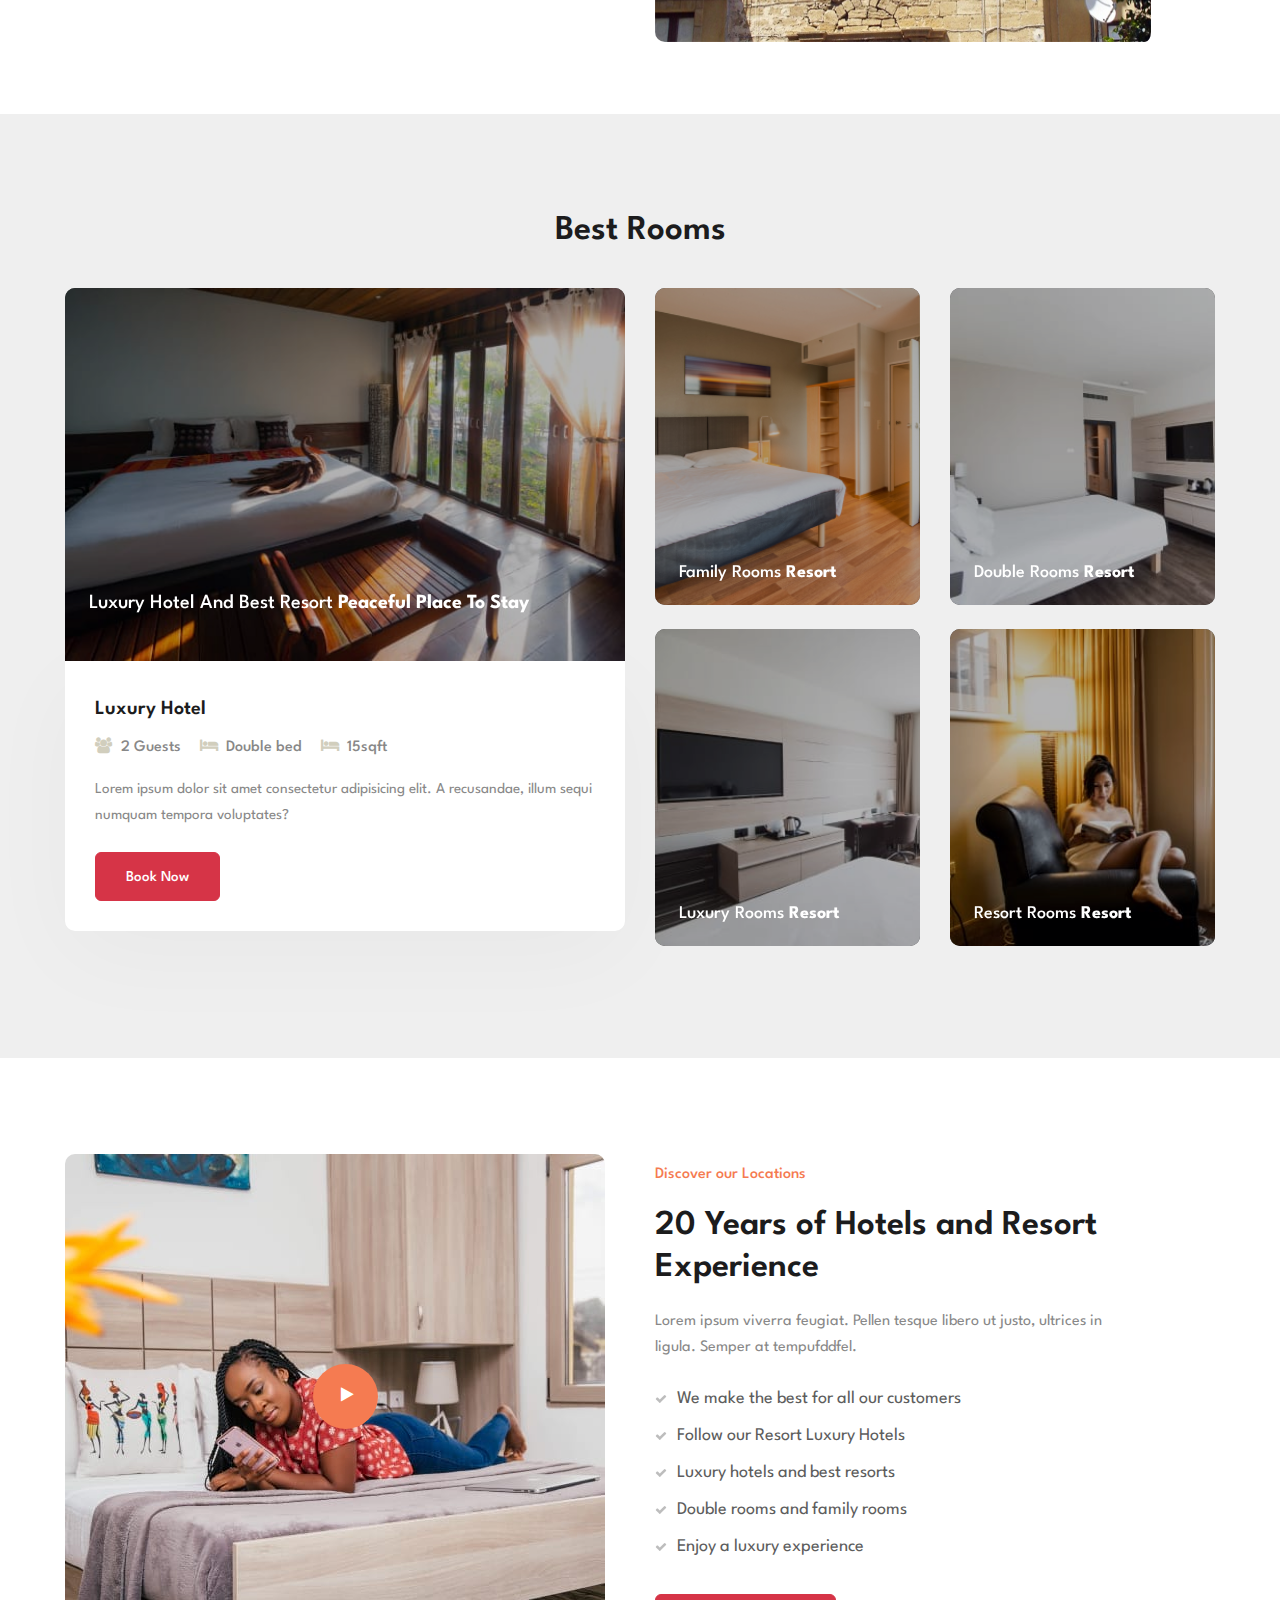
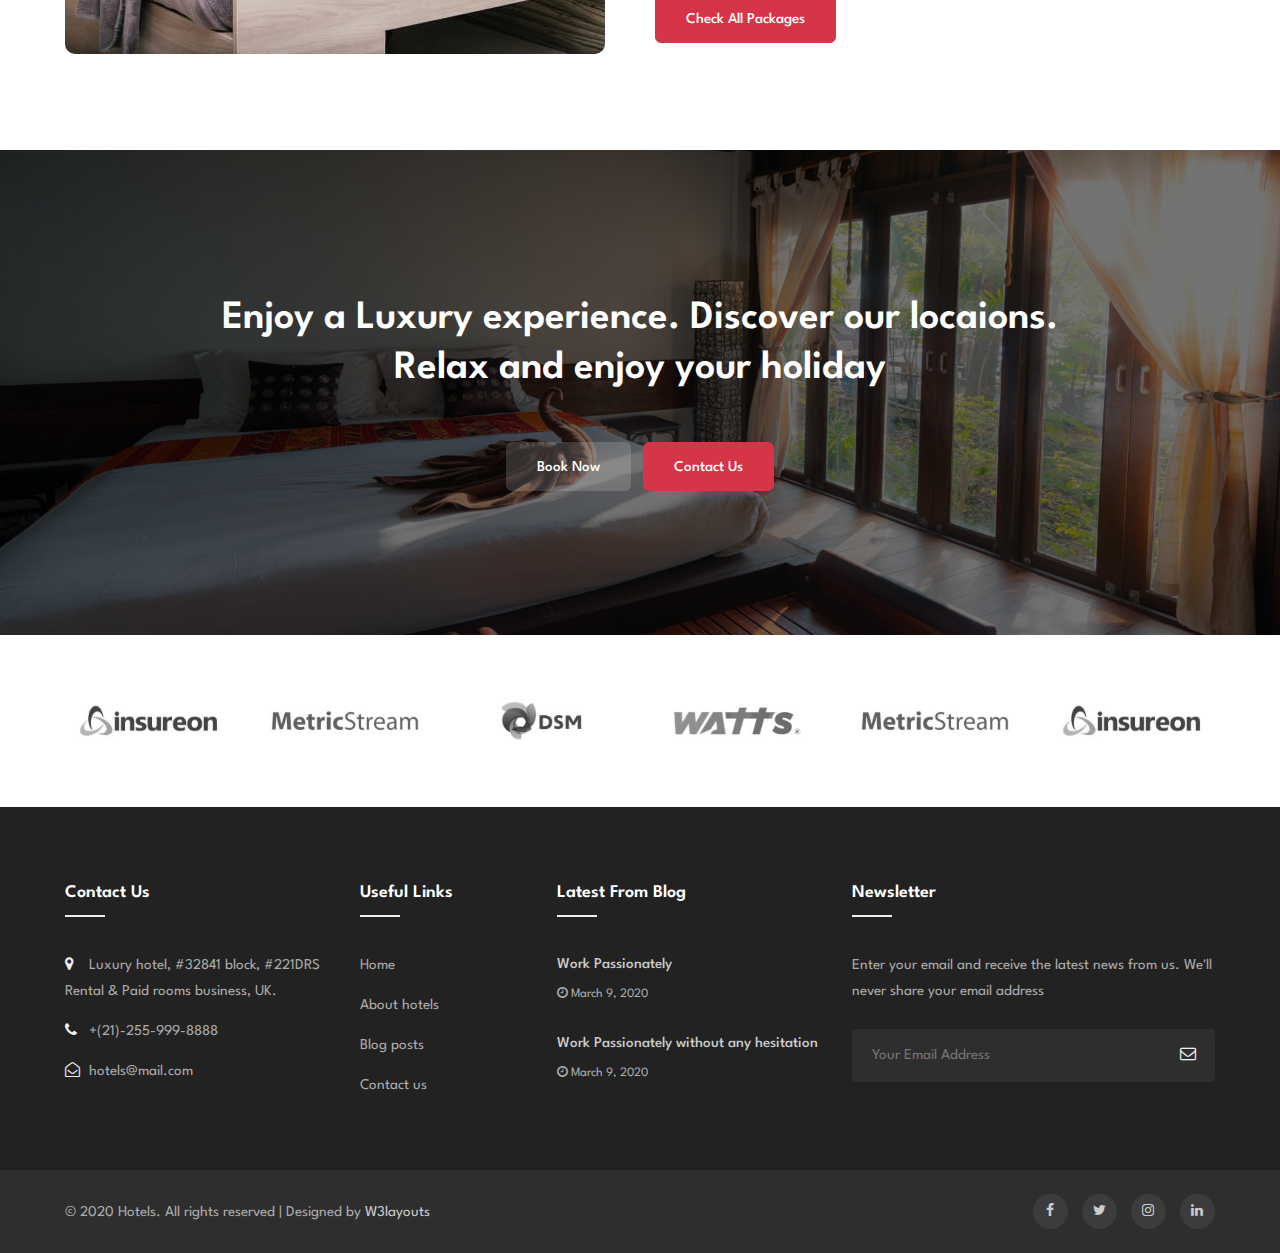
<file: index old.html>
<!--
Author: W3layouts
Author URL: http://w3layouts.com
-->
<!doctype html>
<html lang="en">
  <head>
    <!-- Required meta tags -->
    <meta charset="utf-8">
    <meta name="viewport" content="width=device-width, initial-scale=1, shrink-to-fit=no">

    <title>Hotels a Hotels Category Responsive Web Template | Home : W3layouts</title>

    <link href="//fonts.googleapis.com/css?family=Spartan:400,500,600,700,900&display=swap" rel="stylesheet">

    <!-- Template CSS -->
    <link rel="stylesheet" href="assets/css/style-starter.css">
  </head>
  <body>
<!--w3l-header-->

<header class="w3l-header-nav">
	<!--/nav-->
	<nav class="navbar navbar-expand-lg navbar-light fill px-lg-0 py-0 px-3">
		<div class="container">
			<a class="navbar-brand" href="index.html">
				<img src="assets/images/hotels.png" alt="Your logo" style="height:35px;" /> Hotels</a>
			<!-- if logo is image enable this   
						<a class="navbar-brand" href="#index.html">
							<img src="image-path" alt="Your logo" title="Your logo" style="height:35px;" />
						</a> -->
			<button class="navbar-toggler" type="button" data-toggle="collapse" data-target="#navbarSupportedContent"
				aria-controls="navbarSupportedContent" aria-expanded="false" aria-label="Toggle navigation">
				<span class="navbar-toggler-icon"></span>
			</button>

			<div class="collapse navbar-collapse" id="navbarSupportedContent">
				<ul class="navbar-nav ml-auto">
					<li class="nav-item active">
						<a class="nav-link" href="index.html">Home</a>
					</li>
					<li class="nav-item @@about__active">
						<a class="nav-link" href="about.html">About</a>
					</li>
					<li class="nav-item @@services__active">
						<a class="nav-link" href="services.html">Services</a>
					</li>
					<li class="nav-item @@contact__active">
						<a class="nav-link" href="contact.html">Contact</a>
					</li>
				</ul>
				<a href="#booking" class="ml-3 book btn btn-secondary btn-style">Book Now</a>
			</div>
		</div>
	</nav>
	<!--//nav-->
</header>
<!-- //w3l-header -->
 <!-- main-slider -->
 <section class="w3l-main-slider" id="home">
     <div class="companies20-content">
         <div class="owl-one owl-carousel owl-theme">
             <div class="item">
                 <li>
                     <div class="slider-info banner-view bg bg2">
                         <div class="banner-info">
                             <div class="container">
                                 <div class="banner-info-bg">
                                     <h5>Location is heavenly. Best to visit in week days to enjoy the peaceful beauty
                                     </h5>
                                     <a class="btn btn-style transparent-btn mt-sm-5 mt-4" href="services.html"> Our
                                         Services</a>
                                 </div>
                             </div>
                         </div>
                     </div>
                 </li>
             </div>
             <div class="item">
                 <li>
                     <div class="slider-info  banner-view banner-top1 bg bg2">
                         <div class="banner-info">
                             <div class="container">
                                 <div class="banner-info-bg">
                                     <h5>Our new hotels will play a leading role in prompting the world peace.</h5>
                                     <a class="btn btn-style transparent-btn mt-sm-5 mt-4" href="services.html"> Our
                                         Services</a>
                                 </div>
                             </div>
                         </div>
                     </div>
                 </li>
             </div>
             <div class="item">
                 <li>
                     <div class="slider-info banner-view banner-top2 bg bg2">
                         <div class="banner-info">
                             <div class="container">
                                 <div class="banner-info-bg">
                                     <h5>Most hotels train their people with the booklets. We take ours to the ballet.
                                     </h5>
                                     <a class="btn btn-style transparent-btn mt-sm-5 mt-4" href="services.html"> Our
                                         Services</a>
                                 </div>
                             </div>
                         </div>
                     </div>
                 </li>
             </div>
             <div class="item">
                 <li>
                     <div class="slider-info banner-view banner-top3 bg bg2">
                         <div class="banner-info">
                             <div class="container">
                                 <div class="banner-info-bg">
                                     <h5>Good tourism will follow good hotels. Experience our luxury hotel rooms</h5>
                                     <a class="btn btn-style transparent-btn mt-sm-5 mt-4" href="services.html"> Our
                                         Services</a>
                                 </div>
                             </div>
                         </div>
                     </div>
                 </li>
             </div>
         </div>
     </div>
 </section>
 <!-- /main-slider -->
<section class="w3l-availability-form" id="booking">
    <!-- /w3l-availability-form-section -->
    <div class="w3l-availability-form-main py-5">
        <div class="container pt-lg-3 pb-lg-5">
            <div class="forms-top">
                <div class="form-right">
                    <div class="form-inner-cont">
                        <h3 class="title-small">Check Availability</h3>
                        <form action="search-results.html" method="post" class="signin-form">
                            <div class="row book-form">
                                <div class="form-input col-md-4 col-sm-6 mt-3">
                                    <label>Check-in Date</label>
                                    <input type="date" name="" placeholder="Date" required="">
                                </div>
                                <div class="form-input col-md-4 col-sm-6 mt-3">
                                    <label>Check-out Date</label>
                                    <input type="date" name="" placeholder="Date" required="">
                                </div>
                                <div class="form-input col-md-4 col-sm-6 mt-3">
                                    <label>Adults</label>
                                    <select class="selectpicker">
                                        <option>01</option>
                                        <option>02</option>
                                        <option>03</option>
                                        <option>04</option>
                                    </select>

                                </div>
                                <div class="form-input col-md-4 col-sm-6 mt-3">
                                    <label>Children</label>
                                    <select class="selectpicker">
                                        <option>01</option>
                                        <option>02</option>
                                        <option>03</option>
                                        <option>04</option>
                                    </select>

                                </div>
                                <div class="form-input col-md-4 col-sm-6 mt-3">
                                    <label>Price </label>
                                    <input type="text" name="" placeholder="Max Price ($)" required />
                                </div>
                                <div class="bottom-btn col-md-4 col-sm-6 mt-3">
                                    <label>Check availability </label>
                                    <button class="btn btn-style btn-primary w-100 px-2">Check Availability</button>
                                </div>
                            </div>
                        </form>
                    </div>
                </div>
            </div>
        </div>
    </div>
</section>
<!-- //w3l-availability-form-section -->
<!-- about -->
<section class="w3l-about py-5">
	<div class="container py-sm-4">
		<div class="row">
			<div class="col-lg-6 about-left mb-md-0 mb-5">
				<h3 class="title-big">Relax in our Resort</h3>
				<h5>We make the best for all our customers.</h5>
				<p class="mt-3">Duis nisi sapien, elementum finibus fermentum eget, aliquet leo. Mauris hendrerit vel ex.
					Quisque vitae luctus massa. Phasellus sed aliquam leo. Vestibulum ullamcorper a massa eu fringilla.
					Integer ultrices finibus sed nisi. in convallis felis dapibus sit amet. Lorem ipsum dolor, sit 
					amet consectetur adipisicing elit. Totam, porro! Lorem ipsum dolor sit amet.</p>
				<a href="about.html" class="btn btn-style btn-primary mt-sm-5 mt-4">Learn About Us</a>
			</div>
			<div class="col-lg-6 about-right position-relative mt-lg-0 mt-5">
				<img src="assets/images/top.jpg" alt="" class="img-fluid img-border mt-4" />
				<img src="assets/images/bottom.jpg" alt="" class="img-fluid position-absolute img-position" />
			</div>
		</div>
	</div>
</section>
<!-- //about -->
<div class="best-rooms py-5">
    <div class="container py-lg-5 py-sm-4">
        <h3 class="title-big text-center">Best Rooms</h3>
        <div class="ban-content-inf row py-lg-3">
            <div class="maghny-gd-1 col-lg-6">
                <div class="maghny-grid">
                    <figure class="effect-lily">
                        <img class="img-fluid" src="assets/images/room1.jpg" alt="">
                        <figcaption class="w3set-hny">
                            <div>
                                <h4 class="top-text">Luxury Hotel and Best Resort
                                    <span>Peaceful Place to stay</span></h4>
                                <p>From 20$ </p>
                            </div>
                        </figcaption>
                    </figure>
                    <div class="room-info">
                        <h3 class="room-title"><a href="room-single.html">Luxury Hotel</a></h3>
                        <ul class="mb-3">
                            <li><span class="fa fa-users"></span> 2 Guests</li>
                            <li><span class="fa fa-bed"></span> Double bed</li>
                            <li><span class="fa fa-bed"></span> 15sqft</li>
                        </ul>
                        <p>Lorem ipsum dolor sit amet consectetur adipisicing elit. A recusandae, illum sequi numquam
                            tempora voluptates?</p>
                        <a href="#book" class="btn btn-style btn-primary mt-sm-4 mt-3">Book Now</a>
                    </div>
                </div>
            </div>
            <div class="maghny-gd-1 col-lg-6 mt-lg-0 mt-4">
                <div class="row">
                    <div class="maghny-gd-1 col-6">
                        <div class="maghny-grid">
                            <figure class="effect-lily border-radius">
                                <img class="img-fluid" src="assets/images/room2.jpg" alt="" />
                                <figcaption>
                                    <div>
                                        <h4>Family Rooms <span> Resort</span></h4>
                                        <p>From 20$ </p>
                                    </div>

                                </figcaption>
                            </figure>
                        </div>
                    </div>
                    <div class="maghny-gd-1 col-6">
                        <div class="maghny-grid">
                            <figure class="effect-lily border-radius">
                                <img class="img-fluid" src="assets/images/room3.jpg" alt="" />
                                <figcaption>
                                    <div>
                                        <h4>Double Rooms <span> Resort</span></h4>
                                        <p>From 20$ </p>
                                    </div>

                                </figcaption>
                            </figure>
                        </div>
                    </div>
                    <div class="maghny-gd-1 col-6 mt-4">
                        <div class="maghny-grid">
                            <figure class="effect-lily border-radius">
                                <img class="img-fluid" src="assets/images/room4.jpg" alt="" />
                                <figcaption>
                                    <div>
                                        <h4>Luxury Rooms <span> Resort</span></h4>
                                        <p>From 20$ </p>
                                    </div>

                                </figcaption>
                            </figure>
                        </div>
                    </div>
                    <div class="maghny-gd-1 col-6 mt-4">
                        <div class="maghny-grid">
                            <figure class="effect-lily border-radius">
                                <img class="img-fluid" src="assets/images/room5.jpg" alt="" />
                                <figcaption>
                                    <div>
                                        <h4>Resort Rooms <span> Resort</span></h4>
                                        <p>From 20$ </p>
                                    </div>

                                </figcaption>
                            </figure>
                        </div>
                    </div>
                </div>
            </div>
        </div>
    </div>
</div>
<section class="w3l-index3">
    <div class="midd-w3 py-5">
        <div class="container py-lg-5 py-md-3">
            <div class="row">
                <div class="col-lg-6 left-wthree-img text-righ">
                    <div class="position-relative">
                        <img src="assets/images/videobg.jpg" alt="" class="img-fluid" />
                        <a href="#small-dialog" class="popup-with-zoom-anim play-view text-center position-absolute">
                            <span class="video-play-icon">
                                <span class="fa fa-play"></span>
                            </span>
                        </a>
                        <!-- dialog itself, mfp-hide class is required to make dialog hidden -->
                        <div id="small-dialog" class="zoom-anim-dialog mfp-hide">
                            <iframe src="https://player.vimeo.com/video/246941769" allow="autoplay; fullscreen" allowfullscreen=""></iframe>
                        </div>
                    </div>
                </div>
                <div class="col-lg-6 mt-lg-0 mt-5 about-right-faq align-self">
                    <h6>Discover our Locations</h6>
                    <h3 class="title-big">20 Years of Hotels and Resort Experience</h3>
                    <p class="mt-3">Lorem ipsum viverra feugiat. Pellen tesque libero ut justo,
                        ultrices in ligula. Semper at tempufddfel.</p>
                    <ul class="w3l-right-book mt-4">
                        <li><span class="fa fa-check" aria-hidden="true"></span>We make the best for all our customers</li>
                        <li><span class="fa fa-check" aria-hidden="true"></span>Follow our Resort Luxury Hotels</li>
                        <li><span class="fa fa-check" aria-hidden="true"></span>Luxury hotels and best resorts</li>
                        <li><span class="fa fa-check" aria-hidden="true"></span>Double rooms and family rooms</li>
                        <li><span class="fa fa-check" aria-hidden="true"></span>Enjoy a luxury experience</li>
                    </ul>
                    <a href="about.html" class="btn btn-style btn-primary mt-4">Check all packages</a>
                </div>
            </div>
        </div>
    </div>
</section>
<!-- quotation -->
<div class="quotation py-5">
	<div class="container py-xl-5 py-lg-3">
		<div class="welcome-left text-center py-md-5 py-3">
			<h3>Enjoy a Luxury experience. Discover our locaions. Relax and enjoy your holiday</h3>
			<a href="booking.html" class="btn btn-style transparent-btn mt-sm-5 mt-4 mr-2">Book Now</a>
			<a href="contact.html" class="btn btn-style btn-primary mt-sm-5 mt-4">Contact Us</a>
		</div>
	</div>
</div>
<!-- //quotation -->

<section class="w3l-logos py-5">
    <div class="container py-lg-3">
        <div class="row">
            <div class="col-lg-2 col-md-3 col-sm-4 col-6 logo-view">
                <img src="assets/images/logo1.jpg" alt="company-logo" class="img-fluid" />
            </div>
            <div class="col-lg-2 col-md-3 col-sm-4 col-6 logo-view">
                <img src="assets/images/logo2.jpg" alt="company-logo" class="img-fluid" />
            </div>
            <div class="col-lg-2 col-md-3 col-sm-4 col-6 logo-view mt-sm-0 mt-4">
                <img src="assets/images/logo3.jpg" alt="company-logo" class="img-fluid" />
            </div>
            <div class="col-lg-2 col-md-3 col-sm-4 col-6 logo-view mt-md-0 mt-4">
                <img src="assets/images/logo4.jpg" alt="company-logo" class="img-fluid" />
            </div>
            <div class="col-lg-2 col-md-3 col-sm-4 col-6 logo-view mt-lg-0 mt-4">
                <img src="assets/images/logo2.jpg" alt="company-logo" class="img-fluid" />
            </div>
            <div class="col-lg-2 col-md-3 col-sm-4 col-6 logo-view mt-lg-0 mt-4">
                <img src="assets/images/logo1.jpg" alt="company-logo" class="img-fluid" />
            </div>
        </div>
    </div>
</section>
<section class="w3l-footer-29-main">
  <div class="footer-29 py-5">
    <div class="container py-lg-4">
      <div class="row footer-top-29">
        <div class="col-lg-3 col-md-6 col-sm-8 footer-list-29 footer-1">
          <h6 class="footer-title-29">Contact Us</h6>
          <ul>
            <li>
              <p><span class="fa fa-map-marker"></span> Luxury hotel, #32841 block, #221DRS Rental & Paid rooms
                business, UK.</p>
            </li>
            <li><a href="tel:+7-800-999-800"><span class="fa fa-phone"></span> +(21)-255-999-8888</a></li>
            <li><a href="mailto:hotels@mail.com" class="mail"><span class="fa fa-envelope-open-o"></span>
                hotels@mail.com</a></li>
          </ul>
        </div>
        <div class="col-lg-2 col-md-6 col-sm-4 footer-list-29 footer-2 mt-sm-0 mt-5">

          <ul>
            <h6 class="footer-title-29">Useful Links</h6>
            <li><a href="index.html">Home</a></li>
            <li><a href="about.html">About hotels</a></li>
            <li><a href="#blogposts"> Blog posts</a></li>
            <li><a href="contact.html">Contact us</a></li>
          </ul>
        </div>
        <div class="col-lg-3 col-md-6 col-sm-5 footer-list-29 footer-3 mt-lg-0 mt-5">
            <h6 class="footer-title-29">Latest from blog</h6>
            <div class="footer-post mb-4">
              <a href="#url">Work Passionately</a>
              <p class="small"><span class="fa fa-clock-o"></span> March 9, 2020</p>
            </div>
            <div class="footer-post">
              <a href="#url">Work Passionately without any hesitation</a>
              <p class="small"><span class="fa fa-clock-o"></span> March 9, 2020</p>
            </div>
            
        </div>
        <div class="col-lg-4 col-md-6 col-sm-7 footer-list-29 footer-4 mt-lg-0 mt-5">
          <h6 class="footer-title-29">Newsletter </h6>
          <p>Enter your email and receive the latest news from us.
           We'll never share your email address</p>

          <form action="#" class="subscribe" method="post">
            <input type="email" name="email" placeholder="Your Email Address" required="">
            <button><span class="fa fa-envelope-o"></span></button>
          </form>
        </div>
      </div>
    </div>
  </div>
</section>

<section class="w3l-footer-29-main w3l-copyright">
  <div class="container">
    <div class="row bottom-copies">
      <p class="col-lg-8 copy-footer-29">© 2020 Hotels. All rights reserved | Designed by <a
          href="https://w3layouts.com">W3layouts</a></p>

      <div class="col-lg-4 main-social-footer-29">
        <a href="#facebook" class="facebook"><span class="fa fa-facebook"></span></a>
        <a href="#twitter" class="twitter"><span class="fa fa-twitter"></span></a>
        <a href="#instagram" class="instagram"><span class="fa fa-instagram"></span></a>
        <a href="#linkedin" class="linkedin"><span class="fa fa-linkedin"></span></a>
      </div>

    </div>
  </div>

 <!-- move top -->
 <button onclick="topFunction()" id="movetop" title="Go to top">
  &#10548;
</button>
<script>
  // When the user scrolls down 20px from the top of the document, show the button
  window.onscroll = function () {
    scrollFunction()
  };

  function scrollFunction() {
    if (document.body.scrollTop > 20 || document.documentElement.scrollTop > 20) {
      document.getElementById("movetop").style.display = "block";
    } else {
      document.getElementById("movetop").style.display = "none";
    }
  }

  // When the user clicks on the button, scroll to the top of the document
  function topFunction() {
    document.body.scrollTop = 0;
    document.documentElement.scrollTop = 0;
  }
</script>
<!-- /move top -->
</section>

<!-- Template JavaScript -->
<script src="assets/js/jquery-3.3.1.min.js"></script>

<script src="assets/js/owl.carousel.js"></script>
<!-- script for banner slider-->
<script>
  $(document).ready(function () {
    $('.owl-one').owlCarousel({
      loop: true,
      margin: 0,
      nav: false,
      responsiveClass: true,
      autoplay: false,
      autoplayTimeout: 5000,
      autoplaySpeed: 1000,
      autoplayHoverPause: false,
      responsive: {
        0: {
          items: 1,
          nav: false
        },
        480: {
          items: 1,
          nav: false
        },
        667: {
          items: 1,
          nav: true
        },
        1000: {
          items: 1,
          nav: true
        }
      }
    })
  })
</script>
<!-- //script -->

<!-- script for owlcarousel -->
<script>
  $(document).ready(function () {
    $('.owl-testimonial').owlCarousel({
      loop: true,
      margin: 0,
      nav: true,
      responsiveClass: true,
      autoplay: false,
      autoplayTimeout: 5000,
      autoplaySpeed: 1000,
      autoplayHoverPause: false,
      responsive: {
        0: {
          items: 1,
          nav: false
        },
        480: {
          items: 1,
          nav: false
        },
        667: {
          items: 1,
          nav: true
        },
        1000: {
          items: 1,
          nav: true
        }
      }
    })
  })
</script>
<!-- //script for owlcarousel -->
<script src="assets/js/jquery.magnific-popup.min.js"></script>
<script>
  $(document).ready(function () {
    $('.popup-with-zoom-anim').magnificPopup({
      type: 'inline',

      fixedContentPos: false,
      fixedBgPos: true,

      overflowY: 'auto',

      closeBtnInside: true,
      preloader: false,

      midClick: true,
      removalDelay: 300,
      mainClass: 'my-mfp-zoom-in'
    });

    $('.popup-with-move-anim').magnificPopup({
      type: 'inline',

      fixedContentPos: false,
      fixedBgPos: true,

      overflowY: 'auto',

      closeBtnInside: true,
      preloader: false,

      midClick: true,
      removalDelay: 300,
      mainClass: 'my-mfp-slide-bottom'
    });
  });
</script>


<!-- disable body scroll which navbar is in active -->
<script>
$(function () {
  $('.navbar-toggler').click(function () {
    $('body').toggleClass('noscroll');
  })
});
</script>
<!-- disable body scroll which navbar is in active -->

<script src="assets/js/bootstrap.min.js"></script>

</body>

</html>
</file>
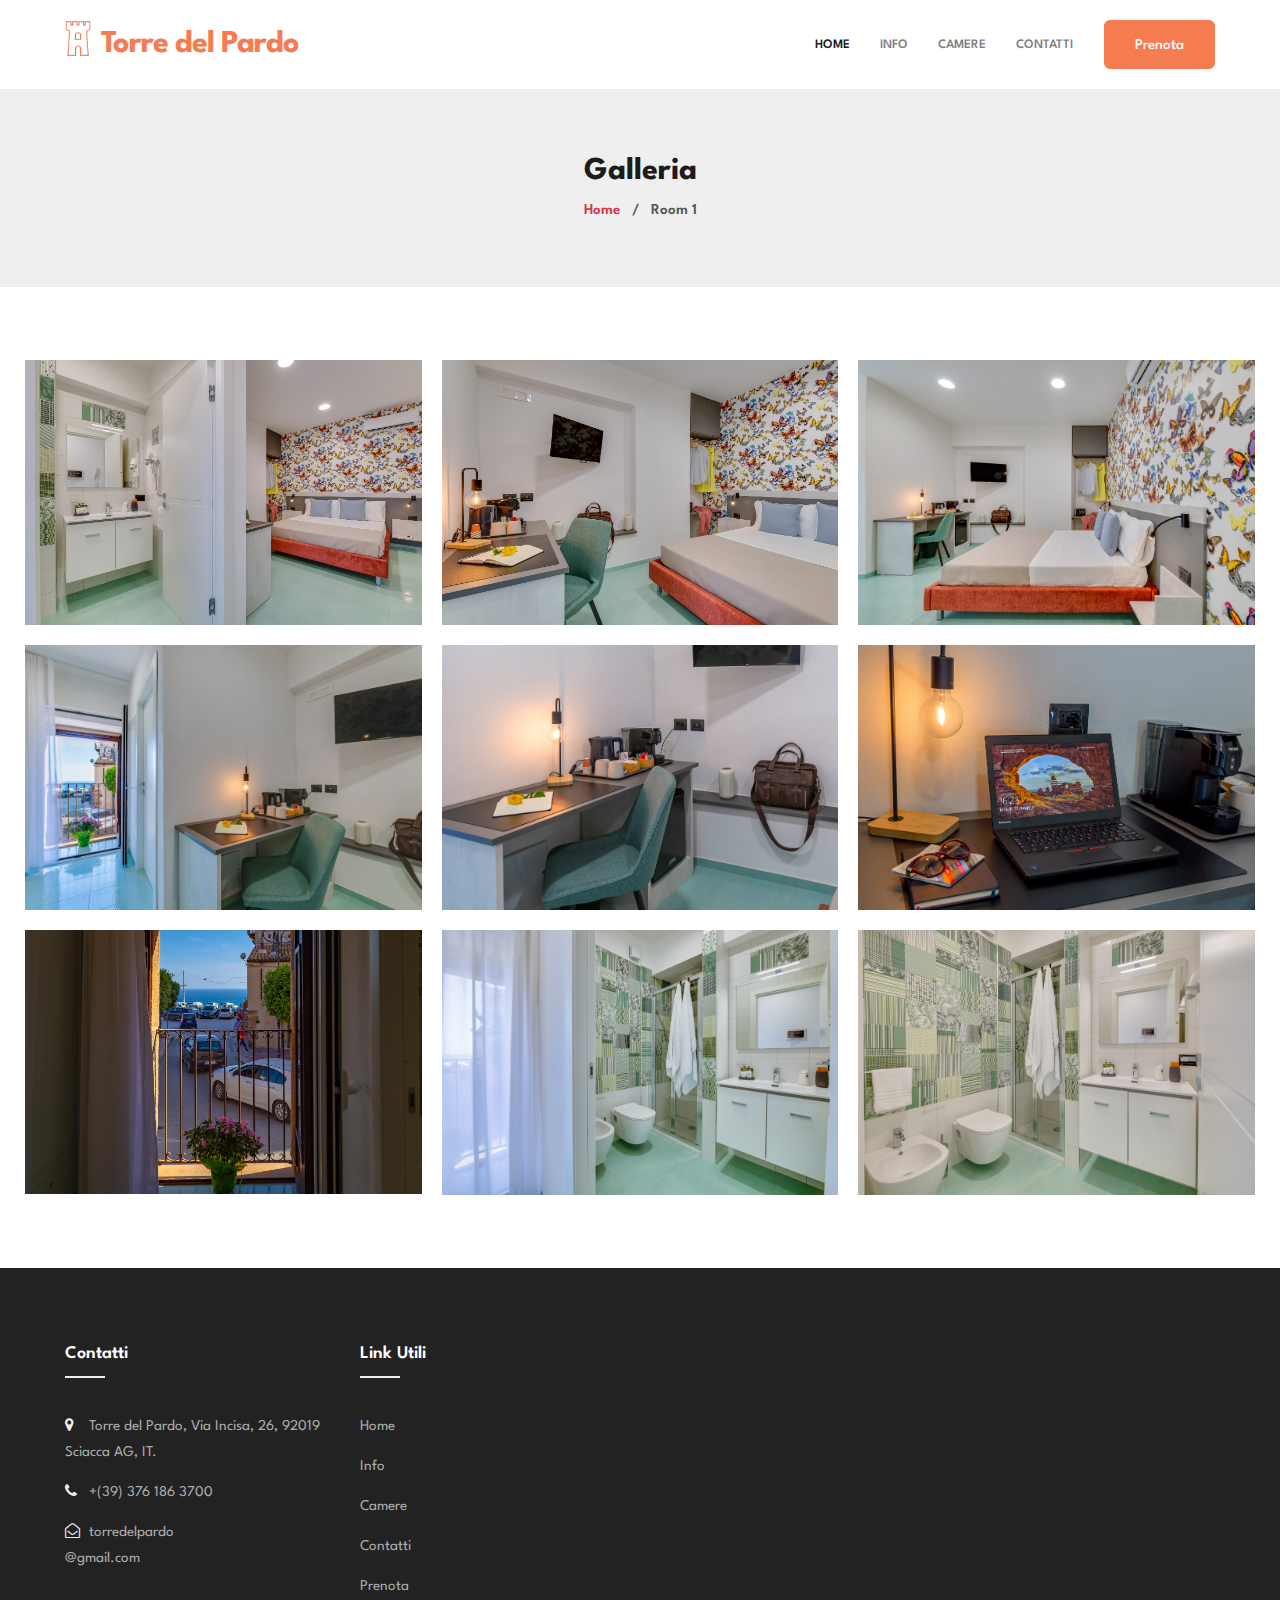
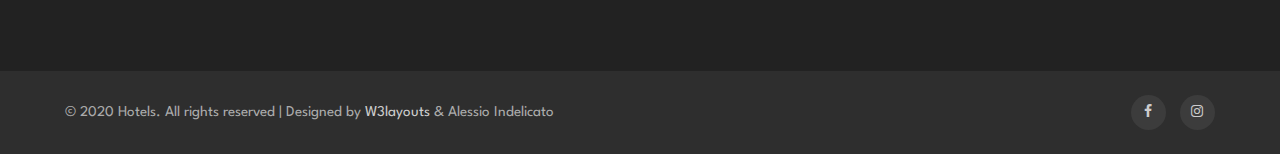
<file: room1.html>
<!--
Author: W3layouts
Author URL: http://w3layouts.com
-->
<!doctype html>
<html lang="en">
  <head>
    <!-- Required meta tags -->
    <meta charset="utf-8">
    <meta name="viewport" content="width=device-width, initial-scale=1, shrink-to-fit=no">

    <title>Torre del Pardo | Room 1</title>

    <link href="//fonts.googleapis.com/css?family=Spartan:400,500,600,700,900&display=swap" rel="stylesheet">
    <link rel="icon" href="assets/images/favicon.ico" type="image/x-icon">

    <!-- Template CSS -->
    <link rel="stylesheet" href="assets/css/room1-2-3.css">
    <link rel="stylesheet" href="assets/css/style-starter.css">

    
  </head>
  <body>
<!--w3l-header-->

<header class="w3l-header-nav">
	<!--/nav-->
	<nav class="navbar navbar-expand-lg navbar-light fill px-lg-0 py-0 px-3">
		<div class="container">
			<a class="navbar-brand resize-text" href="index.html" style="font-size: calc(2 * 1em);">
				<img src="assets/images/hotels.png" alt="Your logo" style="height:35px;" /><span>Torre del Pardo</span></a>
			<!-- if logo is image enable this   
						<a class="navbar-brand" href="#index.html">
							<img src="image-path" alt="Your logo" title="Your logo" style="height:35px;" />
						</a> -->
			<button class="navbar-toggler" type="button" data-toggle="collapse" data-target="#navbarSupportedContent"
				aria-controls="navbarSupportedContent" aria-expanded="false" aria-label="Toggle navigation">
				<span class="navbar-toggler-icon"></span>
			</button>

			<div class="collapse navbar-collapse" id="navbarSupportedContent">
				<ul class="navbar-nav ml-auto">
					<li class="nav-item active">
						<a class="nav-link" href="index.html">Home</a>
					</li>
					<li class="nav-item @@about__active">
						<a class="nav-link" href="about.html">Info</a>
					</li>
					<li class="nav-item @@services__active">
						<a class="nav-link" href="rooms.html">Camere</a>
					</li>
					<li class="nav-item @@contact__active">
						<a class="nav-link" href="contact.html">Contatti</a>
					</li>
				</ul>
				<a href="booking.html" class="ml-3 book btn btn-secondary btn-style">Prenota</a>
			</div>
		</div>
	</nav>
	<!--//nav-->
</header>
<!-- //w3l-header -->
<section class="w3l-breadcrumb">
    <div class="breadcrum-bg py-sm-5 py-4">
        <div class="container py-lg-3">

            <h2>Galleria</h2>
            <p><a href="index.html">Home</a> &nbsp; / &nbsp; Room 1</p>

        </div>
    </div>
</section>
<div class="w3l-about-us best-rooms py-5">
  <div class="gallery">
    <div class="gallery-item">
        <img src="assets/images/Stanza 1/1.jpg" alt="Immagine 1" class="gallery-thumb" data-full="assets/images/Stanza 1/1.jpg">
    </div>
    <div class="gallery-item">
        <img src="assets/images/Stanza 1/2.jpg" alt="Immagine 2" class="gallery-thumb" data-full="assets/images/Stanza 1/2.jpg">
    </div>
    <div class="gallery-item">
        <img src="assets/images/Stanza 1/2b.jpg" alt="Immagine 3" class="gallery-thumb" data-full="assets/images/Stanza 1/2b.jpg">
    </div>
    <div class="gallery-item">
        <img src="assets/images/Stanza 1/3.jpg" alt="Immagine 4" class="gallery-thumb" data-full="assets/images/Stanza 1/3.jpg">
    </div>
    <div class="gallery-item">
        <img src="assets/images/Stanza 1/4.jpg" alt="Immagine 5" class="gallery-thumb" data-full="assets/images/Stanza 1/4.jpg">
    </div>
    <div class="gallery-item">
        <img src="assets/images/Stanza 1/5.jpg" alt="Immagine 6" class="gallery-thumb" data-full="assets/images/Stanza 1/5.jpg">
    </div>
    <div class="gallery-item">
        <img src="assets/images/Stanza 1/6.jpg" alt="Immagine 7" class="gallery-thumb" data-full="assets/images/Stanza 1/6.jpg">
    </div>
    <div class="gallery-item">
        <img src="assets/images/Stanza 1/7.jpg" alt="Immagine 8" class="gallery-thumb" data-full="assets/images/Stanza 1/7.jpg">
    </div>
    <div class="gallery-item">
        <img src="assets/images/Stanza 1/9.jpg" alt="Immagine 9" class="gallery-thumb" data-full="assets/images/Stanza 1/9.jpg">
    </div>
    <!-- Aggiungi altre immagini secondo necessità -->
</div>

<div class="modal" id="modal">
  <span class="close" id="close">&times;</span>
  <img class="modal-content" id="modal-img">
  <a class="prev" id="prev">&#10094;</a>
  <a class="next" id="next">&#10095;</a>
</div>

<script src="assets/js/room1-2-3.js"></script>
</div>
<!-- /main-slider -->

<!-- footer -->
<section class="w3l-footer-29-main">
  <div class="footer-29 py-5">
    <div class="container py-lg-4">
      <div class="row footer-top-29">
        <div class="col-lg-3 col-md-6 col-sm-8 footer-list-29 footer-1 col-6">
          <h6 class="footer-title-29">Contatti</h6>
          <ul>
            <li>
              <p><span class="fa fa-map-marker"></span> Torre del Pardo, Via Incisa, 26, 92019 Sciacca AG, IT.</p>
            </li>
            <li><a href="tel:+393761863700"><span class="fa fa-phone"></span> +(39) 376 186 3700</a></li>
            <li><a href="mailto:torredelpardo@gmail.com" class="mail"><span class="fa fa-envelope-open-o"></span>
              torredelpardo<br>@gmail.com</a></li>
          </ul>
        </div>
        <div class="col-lg-2 col-md-6 col-sm-4 footer-list-29 footer-2 mt-sm-0 mt-5 col-6">
          <ul>
            <h6 class="footer-title-29">Link Utili</h6>
            <li><a href="index.html">Home</a></li>
            <li><a href="about.html">Info</a></li>
            <li><a href="rooms.html">Camere</a></li>
            <li><a href="contact.html">Contatti</a></li>
            <li><a href="booking.html">Prenota</a></li>
          </ul>
        </div>
      </div>
    </div>
  </div>
</section>

<section class="w3l-footer-29-main w3l-copyright">
  <div class="container">
    <div class="row bottom-copies">
      <p class="col-lg-8 copy-footer-29">© 2020 Hotels. All rights reserved | Designed by <a
          href="https://w3layouts.com">W3layouts</a> & Alessio Indelicato</p>

      <div class="col-lg-4 main-social-footer-29">
        <a href="#facebook" class="facebook"><span class="fa fa-facebook"></span></a>
        <a href="#instagram" class="instagram"><span class="fa fa-instagram"></span></a>
      </div>

    </div>
  </div>
  <!-- footer -->

 <!-- move top -->
 <button onclick="topFunction()" id="movetop" title="Go to top">
  &#10548;
</button>
<script>
  // When the user scrolls down 20px from the top of the document, show the button
  window.onscroll = function () {
    scrollFunction()
  };

  function scrollFunction() {
    if (document.body.scrollTop > 20 || document.documentElement.scrollTop > 20) {
      document.getElementById("movetop").style.display = "block";
    } else {
      document.getElementById("movetop").style.display = "none";
    }
  }

  // When the user clicks on the button, scroll to the top of the document
  function topFunction() {
    document.body.scrollTop = 0;
    document.documentElement.scrollTop = 0;
  }
</script>
<!-- /move top -->
</section>

<!-- Template JavaScript -->
<script src="assets/js/jquery-3.3.1.min.js"></script>

<script src="assets/js/owl.carousel.js"></script>
<!-- script for banner slider-->
<script>
  $(document).ready(function () {
    $('.owl-one').owlCarousel({
      loop: true,
      margin: 0,
      nav: false,
      responsiveClass: true,
      autoplay: false,
      autoplayTimeout: 5000,
      autoplaySpeed: 1000,
      autoplayHoverPause: false,
      responsive: {
        0: {
          items: 1,
          nav: false
        },
        480: {
          items: 1,
          nav: false
        },
        667: {
          items: 1,
          nav: true
        },
        1000: {
          items: 1,
          nav: true
        }
      }
    })
  })
</script>
<!-- //script -->

<!-- script for owlcarousel -->
<script>
  $(document).ready(function () {
    $('.owl-testimonial').owlCarousel({
      loop: true,
      margin: 0,
      nav: true,
      responsiveClass: true,
      autoplay: false,
      autoplayTimeout: 5000,
      autoplaySpeed: 1000,
      autoplayHoverPause: false,
      responsive: {
        0: {
          items: 1,
          nav: false
        },
        480: {
          items: 1,
          nav: false
        },
        667: {
          items: 1,
          nav: true
        },
        1000: {
          items: 1,
          nav: true
        }
      }
    })
  })
</script>
<!-- //script for owlcarousel -->
<script src="assets/js/jquery.magnific-popup.min.js"></script>
<script>
  $(document).ready(function () {
    $('.popup-with-zoom-anim').magnificPopup({
      type: 'inline',

      fixedContentPos: false,
      fixedBgPos: true,

      overflowY: 'auto',

      closeBtnInside: true,
      preloader: false,

      midClick: true,
      removalDelay: 300,
      mainClass: 'my-mfp-zoom-in'
    });

    $('.popup-with-move-anim').magnificPopup({
      type: 'inline',

      fixedContentPos: false,
      fixedBgPos: true,

      overflowY: 'auto',

      closeBtnInside: true,
      preloader: false,

      midClick: true,
      removalDelay: 300,
      mainClass: 'my-mfp-slide-bottom'
    });
  });
</script>


<!-- disable body scroll which navbar is in active -->
<script>
$(function () {
  $('.navbar-toggler').click(function () {
    $('body').toggleClass('noscroll');
  })
});
</script>
<!-- disable body scroll which navbar is in active -->

<script src="assets/js/bootstrap.min.js"></script>

</body>

</html>
</file>
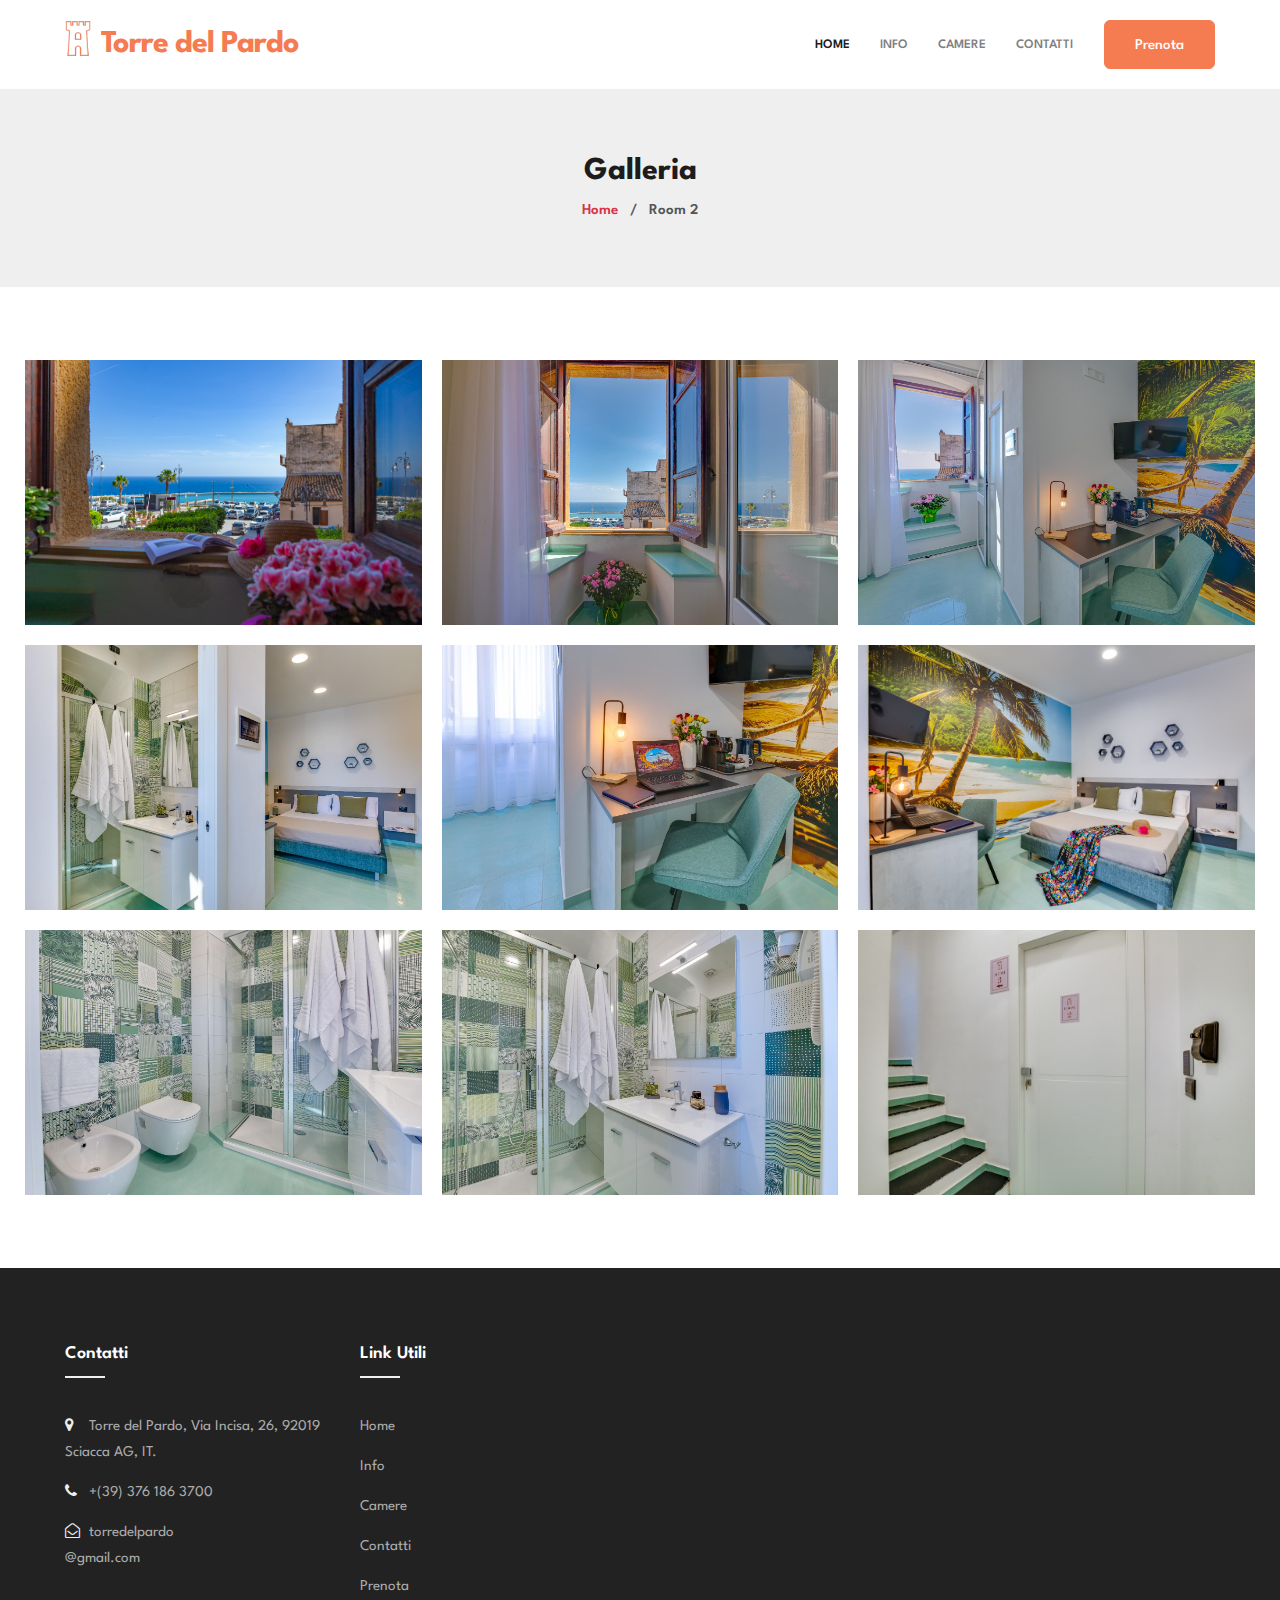
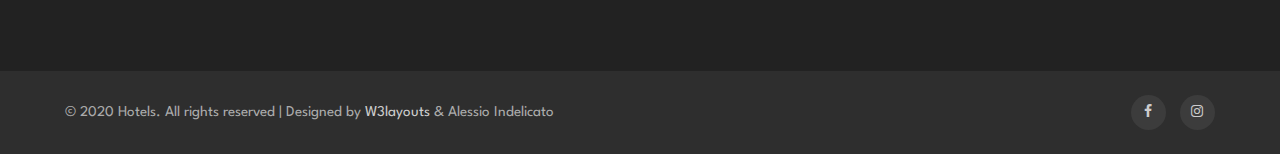
<file: room2.html>
<!--
Author: W3layouts
Author URL: http://w3layouts.com
-->
<!doctype html>
<html lang="en">
  <head>
    <!-- Required meta tags -->
    <meta charset="utf-8">
    <meta name="viewport" content="width=device-width, initial-scale=1, shrink-to-fit=no">

    <title>Torre del Pardo | Room 2</title>

    <link href="//fonts.googleapis.com/css?family=Spartan:400,500,600,700,900&display=swap" rel="stylesheet">
    <link rel="icon" href="assets/images/favicon.ico" type="image/x-icon">

    <!-- Template CSS -->
    <link rel="stylesheet" href="assets/css/room1-2-3.css">
    <link rel="stylesheet" href="assets/css/style-starter.css">

    
  </head>
  <body>
<!--w3l-header-->

<header class="w3l-header-nav">
	<!--/nav-->
	<nav class="navbar navbar-expand-lg navbar-light fill px-lg-0 py-0 px-3">
		<div class="container">
			<a class="navbar-brand resize-text" href="index.html" style="font-size: calc(2 * 1em);">
				<img src="assets/images/hotels.png" alt="Your logo" style="height:35px;" /><span>Torre del Pardo</span></a>
			<!-- if logo is image enable this   
						<a class="navbar-brand" href="#index.html">
							<img src="image-path" alt="Your logo" title="Your logo" style="height:35px;" />
						</a> -->
			<button class="navbar-toggler" type="button" data-toggle="collapse" data-target="#navbarSupportedContent"
				aria-controls="navbarSupportedContent" aria-expanded="false" aria-label="Toggle navigation">
				<span class="navbar-toggler-icon"></span>
			</button>

			<div class="collapse navbar-collapse" id="navbarSupportedContent">
				<ul class="navbar-nav ml-auto">
					<li class="nav-item active">
						<a class="nav-link" href="index.html">Home</a>
					</li>
					<li class="nav-item @@about__active">
						<a class="nav-link" href="about.html">Info</a>
					</li>
					<li class="nav-item @@services__active">
						<a class="nav-link" href="rooms.html">Camere</a>
					</li>
					<li class="nav-item @@contact__active">
						<a class="nav-link" href="contact.html">Contatti</a>
					</li>
				</ul>
				<a href="booking.html" class="ml-3 book btn btn-secondary btn-style">Prenota</a>
			</div>
		</div>
	</nav>
	<!--//nav-->
</header>
<!-- //w3l-header -->
<section class="w3l-breadcrumb">
    <div class="breadcrum-bg py-sm-5 py-4">
        <div class="container py-lg-3">

            <h2>Galleria</h2>
            <p><a href="index.html">Home</a> &nbsp; / &nbsp; Room 2</p>

        </div>
    </div>
</section>
<div class="w3l-about-us best-rooms py-5">
  <div class="gallery">
    <div class="gallery-item">
        <img src="assets/images/Stanza 2/1b.jpg" alt="Immagine 1" class="gallery-thumb" data-full="assets/images/Stanza 2/1b.jpg">
    </div>
    <div class="gallery-item">
        <img src="assets/images/Stanza 2/2.jpg" alt="Immagine 2" class="gallery-thumb" data-full="assets/images/Stanza 2/2.jpg">
    </div>
    <div class="gallery-item">
        <img src="assets/images/Stanza 2/3b.jpg" alt="Immagine 3" class="gallery-thumb" data-full="assets/images/Stanza 2/3b.jpg">
    </div>
    <div class="gallery-item">
        <img src="assets/images/Stanza 2/4.jpg" alt="Immagine 4" class="gallery-thumb" data-full="assets/images/Stanza 2/4.jpg">
    </div>
    <div class="gallery-item">
        <img src="assets/images/Stanza 2/5.jpg" alt="Immagine 5" class="gallery-thumb" data-full="assets/images/Stanza 2/5.jpg">
    </div>
    <div class="gallery-item">
        <img src="assets/images/Stanza 2/6.jpg" alt="Immagine 6" class="gallery-thumb" data-full="assets/images/Stanza 2/6.jpg">
    </div>
    <div class="gallery-item">
        <img src="assets/images/Stanza 2/7.jpg" alt="Immagine 7" class="gallery-thumb" data-full="assets/images/Stanza 2/7.jpg">
    </div>
    <div class="gallery-item">
        <img src="assets/images/Stanza 2/8.jpg" alt="Immagine 8" class="gallery-thumb" data-full="assets/images/Stanza 2/8.jpg">
    </div>
    <div class="gallery-item">
        <img src="assets/images/Stanza 2/9.jpg" alt="Immagine 9" class="gallery-thumb" data-full="assets/images/Stanza 2/9.jpg">
    </div>
    <!-- Aggiungi altre immagini secondo necessità -->
</div>

<div class="modal" id="modal">
  <span class="close" id="close">&times;</span>
  <img class="modal-content" id="modal-img">
  <a class="prev" id="prev">&#10094;</a>
  <a class="next" id="next">&#10095;</a>
</div>

<script src="assets/js/room1-2-3.js"></script>
</div>
<!-- /main-slider -->

<!-- footer -->
<section class="w3l-footer-29-main">
  <div class="footer-29 py-5">
    <div class="container py-lg-4">
      <div class="row footer-top-29">
        <div class="col-lg-3 col-md-6 col-sm-8 footer-list-29 footer-1 col-6">
          <h6 class="footer-title-29">Contatti</h6>
          <ul>
            <li>
              <p><span class="fa fa-map-marker"></span> Torre del Pardo, Via Incisa, 26, 92019 Sciacca AG, IT.</p>
            </li>
            <li><a href="tel:+393761863700"><span class="fa fa-phone"></span> +(39) 376 186 3700</a></li>
            <li><a href="mailto:torredelpardo@gmail.com" class="mail"><span class="fa fa-envelope-open-o"></span>
              torredelpardo<br>@gmail.com</a></li>
          </ul>
        </div>
        <div class="col-lg-2 col-md-6 col-sm-4 footer-list-29 footer-2 mt-sm-0 mt-5 col-6">
          <ul>
            <h6 class="footer-title-29">Link Utili</h6>
            <li><a href="index.html">Home</a></li>
            <li><a href="about.html">Info</a></li>
            <li><a href="rooms.html">Camere</a></li>
            <li><a href="contact.html">Contatti</a></li>
            <li><a href="booking.html">Prenota</a></li>
          </ul>
        </div>
      </div>
    </div>
  </div>
</section>

<section class="w3l-footer-29-main w3l-copyright">
  <div class="container">
    <div class="row bottom-copies">
      <p class="col-lg-8 copy-footer-29">© 2020 Hotels. All rights reserved | Designed by <a
          href="https://w3layouts.com">W3layouts</a> & Alessio Indelicato</p>

      <div class="col-lg-4 main-social-footer-29">
        <a href="#facebook" class="facebook"><span class="fa fa-facebook"></span></a>
        <a href="#instagram" class="instagram"><span class="fa fa-instagram"></span></a>
      </div>

    </div>
  </div>
  <!-- footer -->

 <!-- move top -->
 <button onclick="topFunction()" id="movetop" title="Go to top">
  &#10548;
</button>
<script>
  // When the user scrolls down 20px from the top of the document, show the button
  window.onscroll = function () {
    scrollFunction()
  };

  function scrollFunction() {
    if (document.body.scrollTop > 20 || document.documentElement.scrollTop > 20) {
      document.getElementById("movetop").style.display = "block";
    } else {
      document.getElementById("movetop").style.display = "none";
    }
  }

  // When the user clicks on the button, scroll to the top of the document
  function topFunction() {
    document.body.scrollTop = 0;
    document.documentElement.scrollTop = 0;
  }
</script>
<!-- /move top -->
</section>

<!-- Template JavaScript -->
<script src="assets/js/jquery-3.3.1.min.js"></script>

<script src="assets/js/owl.carousel.js"></script>
<!-- script for banner slider-->
<script>
  $(document).ready(function () {
    $('.owl-one').owlCarousel({
      loop: true,
      margin: 0,
      nav: false,
      responsiveClass: true,
      autoplay: false,
      autoplayTimeout: 5000,
      autoplaySpeed: 1000,
      autoplayHoverPause: false,
      responsive: {
        0: {
          items: 1,
          nav: false
        },
        480: {
          items: 1,
          nav: false
        },
        667: {
          items: 1,
          nav: true
        },
        1000: {
          items: 1,
          nav: true
        }
      }
    })
  })
</script>
<!-- //script -->

<!-- script for owlcarousel -->
<script>
  $(document).ready(function () {
    $('.owl-testimonial').owlCarousel({
      loop: true,
      margin: 0,
      nav: true,
      responsiveClass: true,
      autoplay: false,
      autoplayTimeout: 5000,
      autoplaySpeed: 1000,
      autoplayHoverPause: false,
      responsive: {
        0: {
          items: 1,
          nav: false
        },
        480: {
          items: 1,
          nav: false
        },
        667: {
          items: 1,
          nav: true
        },
        1000: {
          items: 1,
          nav: true
        }
      }
    })
  })
</script>
<!-- //script for owlcarousel -->
<script src="assets/js/jquery.magnific-popup.min.js"></script>
<script>
  $(document).ready(function () {
    $('.popup-with-zoom-anim').magnificPopup({
      type: 'inline',

      fixedContentPos: false,
      fixedBgPos: true,

      overflowY: 'auto',

      closeBtnInside: true,
      preloader: false,

      midClick: true,
      removalDelay: 300,
      mainClass: 'my-mfp-zoom-in'
    });

    $('.popup-with-move-anim').magnificPopup({
      type: 'inline',

      fixedContentPos: false,
      fixedBgPos: true,

      overflowY: 'auto',

      closeBtnInside: true,
      preloader: false,

      midClick: true,
      removalDelay: 300,
      mainClass: 'my-mfp-slide-bottom'
    });
  });
</script>


<!-- disable body scroll which navbar is in active -->
<script>
$(function () {
  $('.navbar-toggler').click(function () {
    $('body').toggleClass('noscroll');
  })
});
</script>
<!-- disable body scroll which navbar is in active -->

<script src="assets/js/bootstrap.min.js"></script>

</body>

</html>
</file>
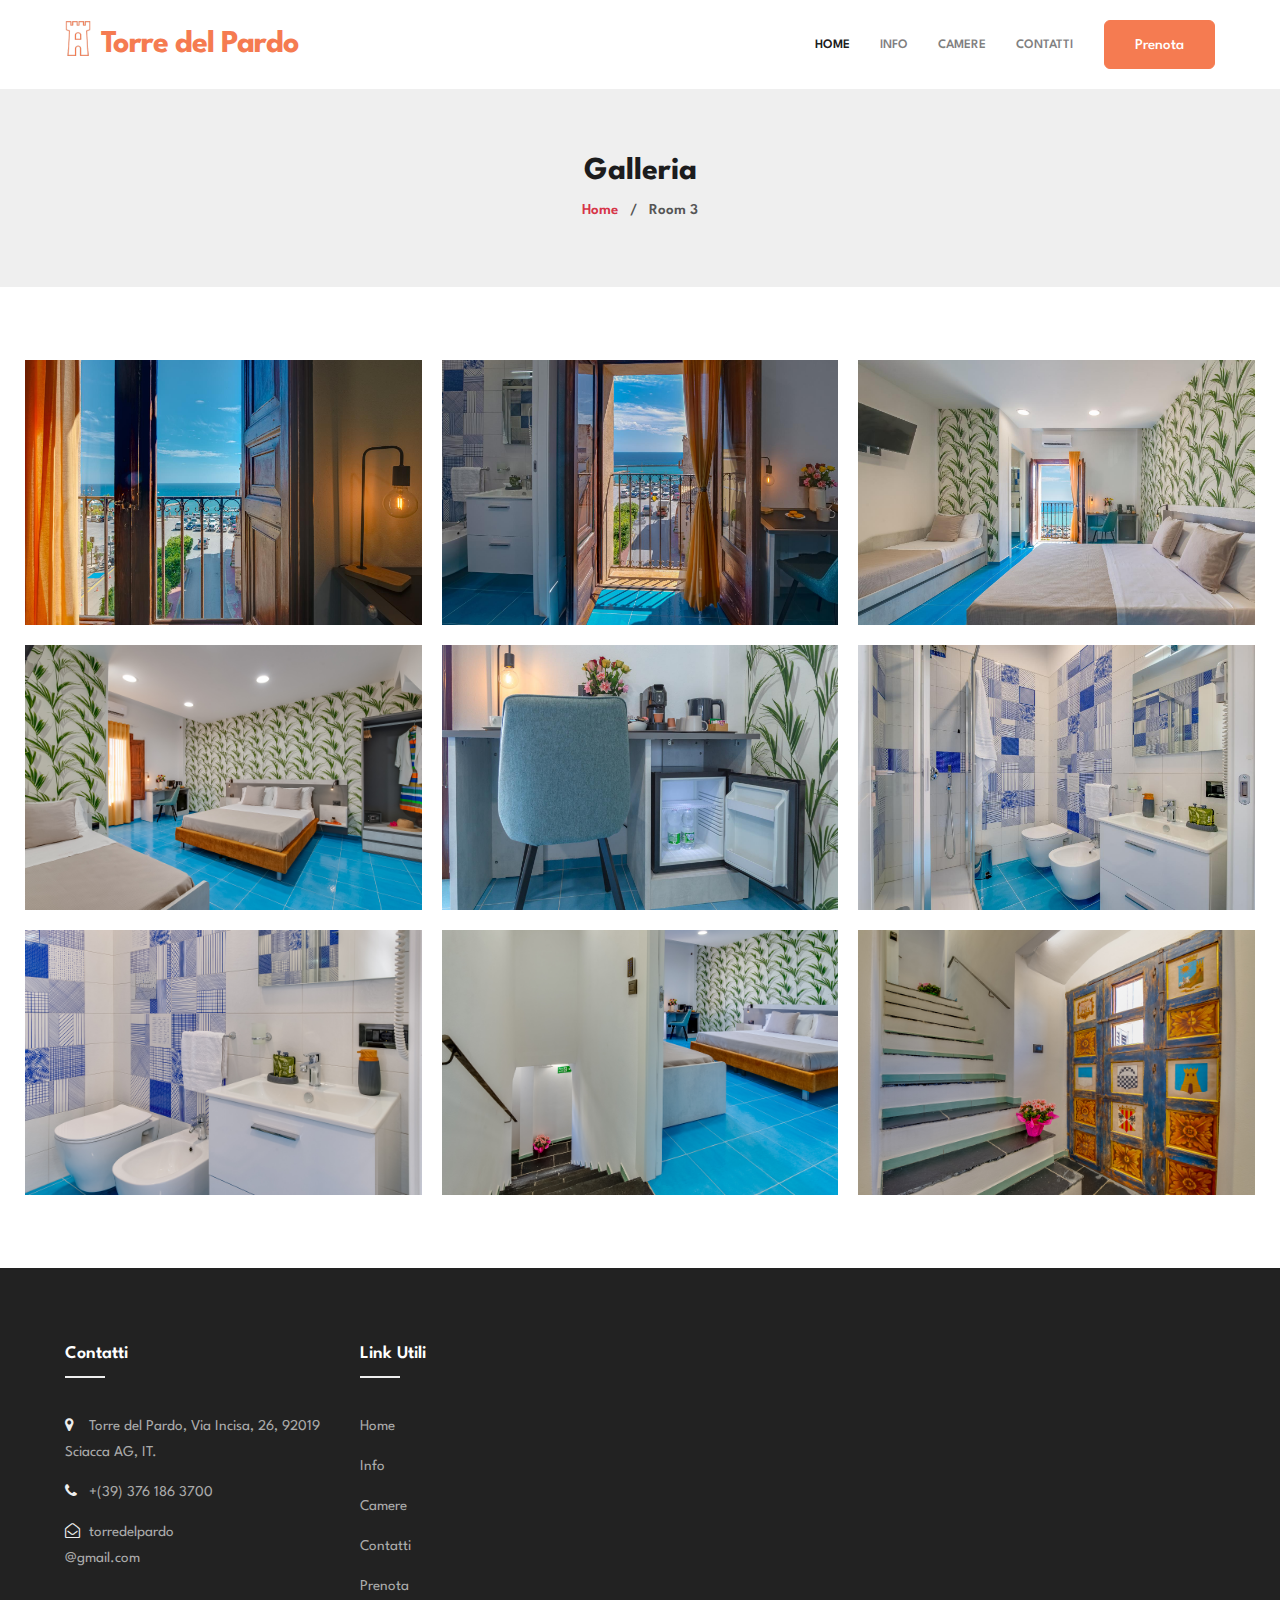
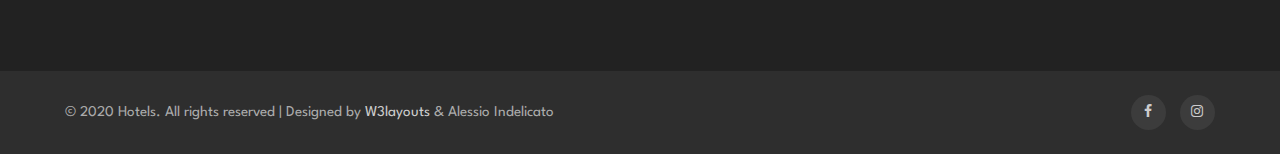
<file: room3.html>
<!--
Author: W3layouts
Author URL: http://w3layouts.com
-->
<!doctype html>
<html lang="en">
  <head>
    <!-- Required meta tags -->
    <meta charset="utf-8">
    <meta name="viewport" content="width=device-width, initial-scale=1, shrink-to-fit=no">

    <title>Torre del Pardo | Room 3</title>

    <link href="//fonts.googleapis.com/css?family=Spartan:400,500,600,700,900&display=swap" rel="stylesheet">
    <link rel="icon" href="assets/images/favicon.ico" type="image/x-icon">

    <!-- Template CSS -->
    <link rel="stylesheet" href="assets/css/room1-2-3.css">
    <link rel="stylesheet" href="assets/css/style-starter.css">

    
  </head>
  <body>
<!--w3l-header-->

<header class="w3l-header-nav">
	<!--/nav-->
	<nav class="navbar navbar-expand-lg navbar-light fill px-lg-0 py-0 px-3">
		<div class="container">
			<a class="navbar-brand resize-text" href="index.html" style="font-size: calc(2 * 1em);">
				<img src="assets/images/hotels.png" alt="Your logo" style="height:35px;" /><span>Torre del Pardo</span></a>
			<!-- if logo is image enable this   
						<a class="navbar-brand" href="#index.html">
							<img src="image-path" alt="Your logo" title="Your logo" style="height:35px;" />
						</a> -->
			<button class="navbar-toggler" type="button" data-toggle="collapse" data-target="#navbarSupportedContent"
				aria-controls="navbarSupportedContent" aria-expanded="false" aria-label="Toggle navigation">
				<span class="navbar-toggler-icon"></span>
			</button>

			<div class="collapse navbar-collapse" id="navbarSupportedContent">
				<ul class="navbar-nav ml-auto">
					<li class="nav-item active">
						<a class="nav-link" href="index.html">Home</a>
					</li>
					<li class="nav-item @@about__active">
						<a class="nav-link" href="about.html">Info</a>
					</li>
					<li class="nav-item @@services__active">
						<a class="nav-link" href="rooms.html">Camere</a>
					</li>
					<li class="nav-item @@contact__active">
						<a class="nav-link" href="contact.html">Contatti</a>
					</li>
				</ul>
				<a href="booking.html" class="ml-3 book btn btn-secondary btn-style">Prenota</a>
			</div>
		</div>
	</nav>
	<!--//nav-->
</header>
<!-- //w3l-header -->
<section class="w3l-breadcrumb">
    <div class="breadcrum-bg py-sm-5 py-4">
        <div class="container py-lg-3">

            <h2>Galleria</h2>
            <p><a href="index.html">Home</a> &nbsp; / &nbsp; Room 3</p>

        </div>
    </div>
</section>
<div class="w3l-about-us best-rooms py-5">
  <div class="gallery">
    <div class="gallery-item">
        <img src="assets/images/Stanza 3/1.jpg" alt="Immagine 1" class="gallery-thumb" data-full="assets/images/Stanza 3/1.jpg">
    </div>
    <div class="gallery-item">
        <img src="assets/images/Stanza 3/2.jpg" alt="Immagine 2" class="gallery-thumb" data-full="assets/images/Stanza 3/2.jpg">
    </div>
    <div class="gallery-item">
        <img src="assets/images/Stanza 3/3.jpg" alt="Immagine 3" class="gallery-thumb" data-full="assets/images/Stanza 3/3.jpg">
    </div>
    <div class="gallery-item">
        <img src="assets/images/Stanza 3/4.jpg" alt="Immagine 4" class="gallery-thumb" data-full="assets/images/Stanza 3/4.jpg">
    </div>
    <div class="gallery-item">
        <img src="assets/images/Stanza 3/6.jpg" alt="Immagine 5" class="gallery-thumb" data-full="assets/images/Stanza 3/6.jpg">
    </div>
    <div class="gallery-item">
        <img src="assets/images/Stanza 3/7.jpg" alt="Immagine 6" class="gallery-thumb" data-full="assets/images/Stanza 3/7.jpg">
    </div>
    <div class="gallery-item">
        <img src="assets/images/Stanza 3/7b.jpg" alt="Immagine 7" class="gallery-thumb" data-full="assets/images/Stanza 3/7b.jpg">
    </div>
    <div class="gallery-item">
        <img src="assets/images/Stanza 3/8.jpg" alt="Immagine 8" class="gallery-thumb" data-full="assets/images/Stanza 3/8.jpg">
    </div>
    <div class="gallery-item">
        <img src="assets/images/Stanza 3/9.jpg" alt="Immagine 9" class="gallery-thumb" data-full="assets/images/Stanza 3/9.jpg">
    </div>
    <!-- Aggiungi altre immagini secondo necessità -->
</div>

<div class="modal" id="modal">
  <span class="close" id="close">&times;</span>
  <img class="modal-content" id="modal-img">
  <a class="prev" id="prev">&#10094;</a>
  <a class="next" id="next">&#10095;</a>
</div>

<script src="assets/js/room1-2-3.js"></script>
</div>
<!-- /main-slider -->

<!-- footer -->
<section class="w3l-footer-29-main">
  <div class="footer-29 py-5">
    <div class="container py-lg-4">
      <div class="row footer-top-29">
        <div class="col-lg-3 col-md-6 col-sm-8 footer-list-29 footer-1 col-6">
          <h6 class="footer-title-29">Contatti</h6>
          <ul>
            <li>
              <p><span class="fa fa-map-marker"></span> Torre del Pardo, Via Incisa, 26, 92019 Sciacca AG, IT.</p>
            </li>
            <li><a href="tel:+393761863700"><span class="fa fa-phone"></span> +(39) 376 186 3700</a></li>
            <li><a href="mailto:torredelpardo@gmail.com" class="mail"><span class="fa fa-envelope-open-o"></span>
              torredelpardo<br>@gmail.com</a></li>
          </ul>
        </div>
        <div class="col-lg-2 col-md-6 col-sm-4 footer-list-29 footer-2 mt-sm-0 mt-5 col-6">
          <ul>
            <h6 class="footer-title-29">Link Utili</h6>
            <li><a href="index.html">Home</a></li>
            <li><a href="about.html">Info</a></li>
            <li><a href="rooms.html">Camere</a></li>
            <li><a href="contact.html">Contatti</a></li>
            <li><a href="booking.html">Prenota</a></li>
          </ul>
        </div>
      </div>
    </div>
  </div>
</section>

<section class="w3l-footer-29-main w3l-copyright">
  <div class="container">
    <div class="row bottom-copies">
      <p class="col-lg-8 copy-footer-29">© 2020 Hotels. All rights reserved | Designed by <a
          href="https://w3layouts.com">W3layouts</a> & Alessio Indelicato</p>

      <div class="col-lg-4 main-social-footer-29">
        <a href="#facebook" class="facebook"><span class="fa fa-facebook"></span></a>
        <a href="#instagram" class="instagram"><span class="fa fa-instagram"></span></a>
      </div>

    </div>
  </div>
  <!-- footer -->

 <!-- move top -->
 <button onclick="topFunction()" id="movetop" title="Go to top">
  &#10548;
</button>
<script>
  // When the user scrolls down 20px from the top of the document, show the button
  window.onscroll = function () {
    scrollFunction()
  };

  function scrollFunction() {
    if (document.body.scrollTop > 20 || document.documentElement.scrollTop > 20) {
      document.getElementById("movetop").style.display = "block";
    } else {
      document.getElementById("movetop").style.display = "none";
    }
  }

  // When the user clicks on the button, scroll to the top of the document
  function topFunction() {
    document.body.scrollTop = 0;
    document.documentElement.scrollTop = 0;
  }
</script>
<!-- /move top -->
</section>

<!-- Template JavaScript -->
<script src="assets/js/jquery-3.3.1.min.js"></script>

<script src="assets/js/owl.carousel.js"></script>
<!-- script for banner slider-->
<script>
  $(document).ready(function () {
    $('.owl-one').owlCarousel({
      loop: true,
      margin: 0,
      nav: false,
      responsiveClass: true,
      autoplay: false,
      autoplayTimeout: 5000,
      autoplaySpeed: 1000,
      autoplayHoverPause: false,
      responsive: {
        0: {
          items: 1,
          nav: false
        },
        480: {
          items: 1,
          nav: false
        },
        667: {
          items: 1,
          nav: true
        },
        1000: {
          items: 1,
          nav: true
        }
      }
    })
  })
</script>
<!-- //script -->

<!-- script for owlcarousel -->
<script>
  $(document).ready(function () {
    $('.owl-testimonial').owlCarousel({
      loop: true,
      margin: 0,
      nav: true,
      responsiveClass: true,
      autoplay: false,
      autoplayTimeout: 5000,
      autoplaySpeed: 1000,
      autoplayHoverPause: false,
      responsive: {
        0: {
          items: 1,
          nav: false
        },
        480: {
          items: 1,
          nav: false
        },
        667: {
          items: 1,
          nav: true
        },
        1000: {
          items: 1,
          nav: true
        }
      }
    })
  })
</script>
<!-- //script for owlcarousel -->
<script src="assets/js/jquery.magnific-popup.min.js"></script>
<script>
  $(document).ready(function () {
    $('.popup-with-zoom-anim').magnificPopup({
      type: 'inline',

      fixedContentPos: false,
      fixedBgPos: true,

      overflowY: 'auto',

      closeBtnInside: true,
      preloader: false,

      midClick: true,
      removalDelay: 300,
      mainClass: 'my-mfp-zoom-in'
    });

    $('.popup-with-move-anim').magnificPopup({
      type: 'inline',

      fixedContentPos: false,
      fixedBgPos: true,

      overflowY: 'auto',

      closeBtnInside: true,
      preloader: false,

      midClick: true,
      removalDelay: 300,
      mainClass: 'my-mfp-slide-bottom'
    });
  });
</script>


<!-- disable body scroll which navbar is in active -->
<script>
$(function () {
  $('.navbar-toggler').click(function () {
    $('body').toggleClass('noscroll');
  })
});
</script>
<!-- disable body scroll which navbar is in active -->

<script src="assets/js/bootstrap.min.js"></script>

</body>

</html>
</file>
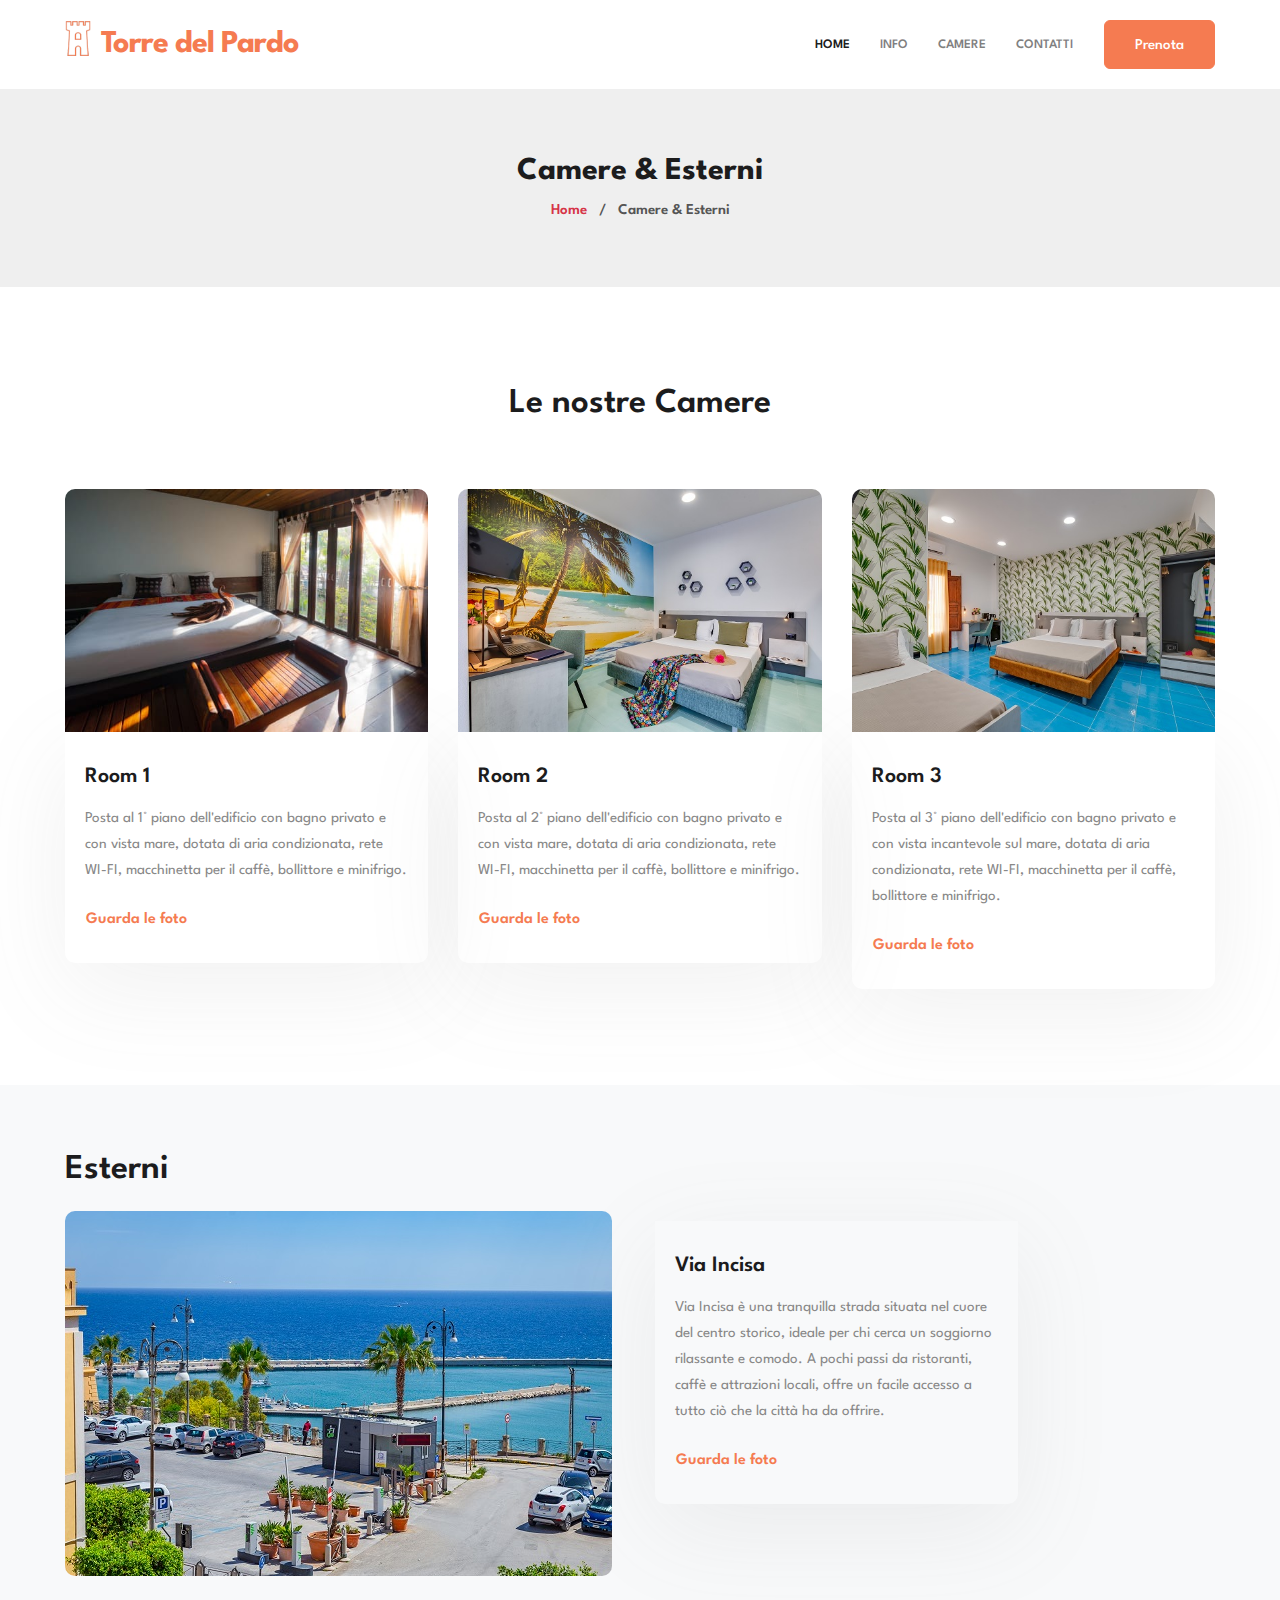
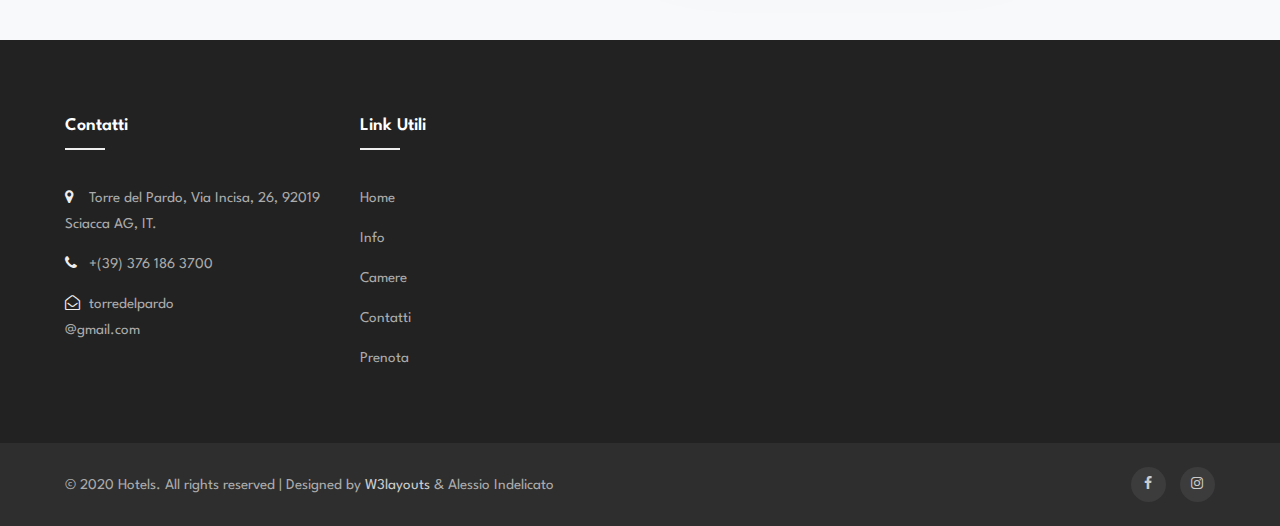
<file: rooms.html>
<!--
Author: W3layouts
Author URL: http://w3layouts.com
-->
<!doctype html>
<html lang="en">
  <head>
    <!-- Required meta tags -->
    <meta charset="utf-8">
    <meta name="viewport" content="width=device-width, initial-scale=1, shrink-to-fit=no">

    <title>Torre del Pardo | Camere & Servizi</title>

    <link href="//fonts.googleapis.com/css?family=Spartan:400,500,600,700,900&display=swap" rel="stylesheet">
    <link rel="icon" href="assets/images/favicon.ico" type="image/x-icon">

    <!-- Template CSS -->
    <link rel="stylesheet" href="assets/css/style-starter.css">
  </head>
  <body>
<!--w3l-header-->

<header class="w3l-header-nav">
	<!--/nav-->
	<nav class="navbar navbar-expand-lg navbar-light fill px-lg-0 py-0 px-3">
		<div class="container">
			<a class="navbar-brand resize-text" href="index.html" style="font-size: calc(2 * 1em);">
				<img src="assets/images/hotels.png" alt="Your logo" style="height:35px;" /><span>Torre del Pardo</span></a>
			<!-- if logo is image enable this   
						<a class="navbar-brand" href="#index.html">
							<img src="image-path" alt="Your logo" title="Your logo" style="height:35px;" />
						</a> -->
			<button class="navbar-toggler" type="button" data-toggle="collapse" data-target="#navbarSupportedContent"
				aria-controls="navbarSupportedContent" aria-expanded="false" aria-label="Toggle navigation">
				<span class="navbar-toggler-icon"></span>
			</button>

			<div class="collapse navbar-collapse" id="navbarSupportedContent">
				<ul class="navbar-nav ml-auto">
					<li class="nav-item active">
						<a class="nav-link" href="index.html">Home</a>
					</li>
					<li class="nav-item @@about__active">
						<a class="nav-link" href="about.html">Info</a>
					</li>
					<li class="nav-item @@services__active">
						<a class="nav-link" href="rooms.html">Camere</a>
					</li>
					<li class="nav-item @@contact__active">
						<a class="nav-link" href="contact.html">Contatti</a>
					</li>
				</ul>
				<a href="booking.html" class="ml-3 book btn btn-secondary btn-style">Prenota</a>
			</div>
		</div>
	</nav>
	<!--//nav-->
</header>
<!-- //w3l-header -->
<section class="w3l-breadcrumb">
    <div class="breadcrum-bg py-sm-5 py-4">
        <div class="container py-lg-3">

            <h2>Camere & Esterni</h2>
            <p><a href="index.html">Home</a> &nbsp; / &nbsp; Camere & Esterni</p>

        </div>
    </div>
</section>
<!--  services section -->
<!--
<section class="w3l-servicesblock1" id="service">
    <div class="features-with-17_sur py-5">
        <div class="container py-lg-5 py-sm-4">
            <div class="features-with-17-top_sur">
                <div class="row">
                    <div class="col-lg-4 col-md-6 align-self">
                        <h3 class="title-small">Luxury Hotel Services</h3>
                        <p>Our rooms are beautifully designed and comfortable and can accommodate various groups of
                            travelers. All rooms have private bathrooms, a flat-screen TV and a safe.</p>
                    </div>
                    <div class="col-lg-4 col-md-6 mt-md-0 mt-4">
                        <div class="features-with-17-right-tp_sur">
                            <div class="features-with-17-left1">
                                <span class="fa fa-bed" aria-hidden="true"></span>
                            </div>
                            <div class="features-with-17-left2">
                                <h5>Fitness Zone</h5>
                                <h6><a href="#url">Swimming Pool</a></h6>
                                <p>Lorem ipsum dolor sit amet elit. Id, minima. It is a long fact that a reader will be
                                    distracted by the readable.</p>
                            </div>
                        </div>
                    </div>
                    <div class="col-lg-4 col-md-6 mt-lg-0 mt-sm-5 mt-4">
                        <div class="features-with-17-right-tp_sur">
                            <div class="features-with-17-left1">
                                <span class="fa fa-beer" aria-hidden="true"></span>
                            </div>
                            <div class="features-with-17-left2">
                                <h5>Food & Drinks</h5>
                                <h6><a href="#url">Restaurant and Bar</a></h6>
                                <p>Lorem ipsum dolor sit amet elit. Id, minima. It is a long fact that a reader will be
                                    distracted by the readable.</p>
                            </div>
                        </div>
                    </div>
                    <div class="col-lg-4 col-md-6 mt-sm-5 mt-4">
                        <div class="features-with-17-right-tp_sur">
                            <div class="features-with-17-left1">
                                <span class="fa fa-wifi" aria-hidden="true"></span>
                            </div>
                            <div class="features-with-17-left2">
                                <h5>Accommodation</h5>
                                <h6><a href="#url">High speed WiFi</a> </h6>
                                <p>Lorem ipsum dolor sit amet elit. Id, minima. It is a long fact that a reader will be
                                    distracted by the readable.</p>
                            </div>
                        </div>
                    </div>
                    <div class="col-lg-4 col-md-6 mt-sm-5 mt-4">
                        <div class="features-with-17-right-tp_sur">
                            <div class="features-with-17-left1">
                                <span class="fa fa-bed" aria-hidden="true"></span>
                            </div>
                            <div class="features-with-17-left2">
                                <h5>Comfort & Relax</h5>
                                <h6><a href="#url">SPA & Wellness</a> </h6>
                                <p>Lorem ipsum dolor sit amet elit. Id, minima. It is a long fact that a reader will be
                                    distracted by the readable.</p>
                            </div>
                        </div>
                    </div>
                    <div class="col-lg-4 col-md-6 mt-sm-5 mt-4">
                        <div class="features-with-17-right-tp_sur">
                            <div class="features-with-17-left1">
                                <span class="fa fa-headphones" aria-hidden="true"></span>
                            </div>
                            <div class="features-with-17-left2">
                                <h5>Safe & Secure </h5>
                                <h6><a href="#url">Staff 24/7</a> </h6>
                                <p>Lorem ipsum dolor sit amet elit. Id, minima. It is a long fact that a reader will be
                                    distracted by the readable.</p>
                            </div>
                        </div>
                    </div>
                </div>
            </div>
        </div>
    </div>
</section>
-->
<section class="w3l-feature-2">
    <div class="grid top-bottom py-5">
        <div class="container py-md-5">
            <h3 class="title-big text-center">Le nostre Camere</h3>
            <div class="middle-section row mt-lg-5 pt-md-3">
                <div class="three-grids-columns col-lg-4 col-md-6">
                  <a href="room1.html">
                    <img src="assets/images/room1.jpg" alt="" class="img-fluid">
                    <div class="info">
                        <h4><a href="room1.html"> Room 1</a></h4>
                        <p>Posta al 1° piano dell'edificio con bagno privato e con vista mare, dotata di aria condizionata, rete WI-FI, macchinetta per il caffè, bollittore e minifrigo.</p>
                        <a href="room1.html" class="btn mt-4">Guarda le foto </a>
                    </div>
                  </a>
                </div>
                <div class="three-grids-columns col-lg-4 col-md-6 mt-md-0 mt-4">
                  <a href="room2.html">
                    <img src="assets/images/room1-2.jpg" alt="" class="img-fluid">
                    <div class="info">
                        <h4> <a href="room2.html"> Room 2 </a></h4>
                        <p>Posta al 2° piano dell'edificio con bagno privato e con vista mare, dotata di aria condizionata, rete WI-FI, macchinetta per il caffè, bollittore e minifrigo.</p>
                        <a href="room2.html" class="btn mt-4">Guarda le foto </a>
                    </div>
                  </a>
                </div>
                <div class="three-grids-columns col-lg-4 col-md-6 mt-lg-0 mt-4">
                  <a href="room3.html">
                    <img src="assets/images/room1-3.jpg" alt="" class="img-fluid">
                    <div class="info">
                        <h4> <a href="room3.html"> Room 3 </a></h4>
                        <p>Posta al 3° piano dell'edificio con bagno privato e con vista incantevole sul mare, dotata di aria condizionata, rete WI-FI, macchinetta per il caffè, bollittore e minifrigo.</p>
                        <a href="room3.html" class="btn mt-4">Guarda le foto </a>
                    </div>
                  </a>
                </div>
            </div>
        </div>
    </div>
</section>
<section class="w3l-stats">
  <div class="main-w3 py-5">
      <div class="container py-lg-3">
          <div class="row align-items-center">
              <div class="col-md-6 title">
                <a href="esterni.html">
                  <h3 class="title-big">Esterni</h3>
                  <img src="assets/images/via-incisa.jpg" alt="" class="img-fluid">
                </a>
              </div>
              <div class="three-grids-columns col-lg-4 col-md-6 mt-lg-0 mt-4">
                  <div class="info">
                      <h4> <a href="esterni.html"> Via Incisa </a></h4>
                      <p>Via Incisa è una tranquilla strada situata nel cuore del centro storico, ideale per chi cerca un soggiorno rilassante e comodo. A pochi passi da ristoranti, caffè e attrazioni locali, offre un facile accesso a tutto ciò che la città ha da offrire.</p>
                      <a href="esterni.html" class="btn mt-4">Guarda le foto </a>
                  </div>
              </div>
          <div>
      </div>
  </div>
</section>

<!-- footer -->
<section class="w3l-footer-29-main">
  <div class="footer-29 py-5">
    <div class="container py-lg-4">
      <div class="row footer-top-29">
        <div class="col-lg-3 col-md-6 col-sm-8 footer-list-29 footer-1 col-6">
          <h6 class="footer-title-29">Contatti</h6>
          <ul>
            <li>
              <p><span class="fa fa-map-marker"></span> Torre del Pardo, Via Incisa, 26, 92019 Sciacca AG, IT.</p>
            </li>
            <li><a href="tel:+393761863700"><span class="fa fa-phone"></span> +(39) 376 186 3700</a></li>
            <li><a href="mailto:torredelpardo@gmail.com" class="mail"><span class="fa fa-envelope-open-o"></span>
              torredelpardo<br>@gmail.com</a></li>
          </ul>
        </div>
        <div class="col-lg-2 col-md-6 col-sm-4 footer-list-29 footer-2 mt-sm-0 mt-5 col-6">
          <ul>
            <h6 class="footer-title-29">Link Utili</h6>
            <li><a href="index.html">Home</a></li>
            <li><a href="about.html">Info</a></li>
            <li><a href="rooms.html">Camere</a></li>
            <li><a href="contact.html">Contatti</a></li>
            <li><a href="booking.html">Prenota</a></li>
          </ul>
        </div>
      </div>
    </div>
  </div>
</section>

<section class="w3l-footer-29-main w3l-copyright">
  <div class="container">
    <div class="row bottom-copies">
      <p class="col-lg-8 copy-footer-29">© 2020 Hotels. All rights reserved | Designed by <a
          href="https://w3layouts.com">W3layouts</a> & Alessio Indelicato</p>

      <div class="col-lg-4 main-social-footer-29">
        <a href="#facebook" class="facebook"><span class="fa fa-facebook"></span></a>
        <a href="#instagram" class="instagram"><span class="fa fa-instagram"></span></a>
      </div>

    </div>
  </div>
  <!-- footer -->

 <!-- move top -->
 <button onclick="topFunction()" id="movetop" title="Go to top">
  &#10548;
</button>
<script>
  // When the user scrolls down 20px from the top of the document, show the button
  window.onscroll = function () {
    scrollFunction()
  };

  function scrollFunction() {
    if (document.body.scrollTop > 20 || document.documentElement.scrollTop > 20) {
      document.getElementById("movetop").style.display = "block";
    } else {
      document.getElementById("movetop").style.display = "none";
    }
  }

  // When the user clicks on the button, scroll to the top of the document
  function topFunction() {
    document.body.scrollTop = 0;
    document.documentElement.scrollTop = 0;
  }
</script>
<!-- /move top -->
</section>

<!-- Template JavaScript -->
<script src="assets/js/jquery-3.3.1.min.js"></script>

<script src="assets/js/owl.carousel.js"></script>
<!-- script for banner slider-->
<script>
  $(document).ready(function () {
    $('.owl-one').owlCarousel({
      loop: true,
      margin: 0,
      nav: false,
      responsiveClass: true,
      autoplay: false,
      autoplayTimeout: 5000,
      autoplaySpeed: 1000,
      autoplayHoverPause: false,
      responsive: {
        0: {
          items: 1,
          nav: false
        },
        480: {
          items: 1,
          nav: false
        },
        667: {
          items: 1,
          nav: true
        },
        1000: {
          items: 1,
          nav: true
        }
      }
    })
  })
</script>
<!-- //script -->

<!-- script for owlcarousel -->
<script>
  $(document).ready(function () {
    $('.owl-testimonial').owlCarousel({
      loop: true,
      margin: 0,
      nav: true,
      responsiveClass: true,
      autoplay: false,
      autoplayTimeout: 5000,
      autoplaySpeed: 1000,
      autoplayHoverPause: false,
      responsive: {
        0: {
          items: 1,
          nav: false
        },
        480: {
          items: 1,
          nav: false
        },
        667: {
          items: 1,
          nav: true
        },
        1000: {
          items: 1,
          nav: true
        }
      }
    })
  })
</script>
<!-- //script for owlcarousel -->
<script src="assets/js/jquery.magnific-popup.min.js"></script>
<script>
  $(document).ready(function () {
    $('.popup-with-zoom-anim').magnificPopup({
      type: 'inline',

      fixedContentPos: false,
      fixedBgPos: true,

      overflowY: 'auto',

      closeBtnInside: true,
      preloader: false,

      midClick: true,
      removalDelay: 300,
      mainClass: 'my-mfp-zoom-in'
    });

    $('.popup-with-move-anim').magnificPopup({
      type: 'inline',

      fixedContentPos: false,
      fixedBgPos: true,

      overflowY: 'auto',

      closeBtnInside: true,
      preloader: false,

      midClick: true,
      removalDelay: 300,
      mainClass: 'my-mfp-slide-bottom'
    });
  });
</script>


<!-- disable body scroll which navbar is in active -->
<script>
$(function () {
  $('.navbar-toggler').click(function () {
    $('body').toggleClass('noscroll');
  })
});
</script>
<!-- disable body scroll which navbar is in active -->

<script src="assets/js/bootstrap.min.js"></script>

</body>

</html>
</file>
<file: assets/css/booking.css>
.airbnb-button {
    display: inline-block;
    padding: 10px 20px;
    font-size: 16px;
    color: white;
    background-color: #FF5A5F;
    text-decoration: none;
    border-radius: 5px;
    transition: background-color 0.3s ease;
}

.airbnb-button:hover {
    background-color: #FF7E82;
}


.booking-button {
    display: inline-block;
    padding: 10px 20px;
    font-size: 16px;
    color: white;
    background-color: #00059b;
    text-decoration: none;
    border-radius: 5px;
    transition: background-color 0.3s ease;
}

.booking-button:hover {
    background-color: #0239b9;
}
</file>
<file: assets/css/room1-2-3.css>
body {
    font-family: Arial, sans-serif;
    margin: 0;
    padding: 0;
}

.gallery {
    display: flex;
    flex-wrap: wrap;
    gap: 10px;
    margin: 20px;
}

.gallery-item {
    flex: 1 0 calc(33.333% - 10px);
    box-sizing: border-box;
}

.gallery-thumb {
    width: 100%;
    height: auto;
    cursor: pointer;
    transition: transform 0.2s, border 0.2s;
    border: 5px solid white; /* Modifica della cornice a bianco */
    box-sizing: border-box;
}

.gallery-thumb:hover {
    transform: scale(1.05);
    border-color: lightgray; /* Cambio colore della cornice al passaggio del mouse */
}

.modal {
    display: none;
    position: fixed;
    z-index: 1000;
    left: 0;
    top: 0;
    width: 100%;
    height: 100%;
    overflow: auto;
    background-color: rgba(0, 0, 0, 0.9);
}

/* l'immagine va verticalmente al centro su smartphone*/
@media (max-width: 400px) {
    .modal {
        padding-top: 50%;
    }
}

.modal-content {
    display: block;
    margin: auto;
    margin-top: 30px; /* Aggiunta di margine superiore per staccare la foto dalla parte superiore */
    max-width: 90%;
    max-height: 90%;
    object-fit: contain; /* Mantiene le proporzioni dell'immagine */
}

.close {
    position: absolute;
    top: 20px;
    right: 35px;
    color: #fff;
    font-size: 40px;
    font-weight: bold;
    transition: 0.3s;
    cursor: pointer;
    background-color: rgba(255, 255, 255, 0.5); /* Aggiunta di sfondo per maggiore visibilità */
}

.close:hover,
.close:focus {
    color: #bbb;
    text-decoration: none;
    cursor: pointer;
    background-color: rgba(66, 66, 66, 0.8);
}

.prev,
.next {
    cursor: pointer;
    position: absolute;
    top: 50%;
    width: auto;
    padding: 16px;
    margin-top: -22px;
    color: white;
    font-weight: bold;
    font-size: 30px; /* Aumento della dimensione del font per maggiore visibilità */
    transition: 0.3s;
    user-select: none;
    background-color: rgba(255, 255, 255, 0.5); /* Aggiunta di sfondo per maggiore visibilità */
}

.prev {
    left: 0;
}

.next {
    right: 0;
}

.prev:hover,
.next:hover {
    background-color: rgba(66, 66, 66, 0.8);
}

/* Media Queries per la responsività */
@media (max-width: 992px) {
    .gallery-item {
        flex: 1 0 calc(50% - 10px); /* 2 colonne su schermi medi */
    }
}

@media (max-width: 600px) {
    .gallery-item {
        flex: 1 0 100%; /* 1 colonna su schermi piccoli */
    }
}
</file>
<file: assets/css/style-starter.css>
@charset "UTF-8";
/*--
Author: W3layouts
Author URL: http://w3layouts.com
--*/
/*!
 * Bootstrap v4.4.1 (https://getbootstrap.com/)
 * Copyright 2011-2019 The Bootstrap Authors
 * Copyright 2011-2019 Twitter, Inc.
 * Licensed under MIT (https://github.com/twbs/bootstrap/blob/master/LICENSE)
 */
:root {
  --blue: #007bff;
  --indigo: #6610f2;
  --purple: #6f42c1;
  --pink: #e83e8c;
  --red: #dc3545;
  --orange: #fd7e14;
  --yellow: #ffc107;
  --green: #28a745;
  --teal: #20c997;
  --cyan: #17a2b8;
  --white: #fff;
  --gray: #6c757d;
  --gray-dark: #343a40;
  --primary: #d63447;
  --secondary: #f57b51;
  --success: #28a745;
  --info: #17a2b8;
  --warning: #ffc107;
  --danger: #dc3545;
  --light: #f8f9fa;
  --dark: #343a40;
  --breakpoint-xs: 0;
  --breakpoint-sm: 576px;
  --breakpoint-md: 768px;
  --breakpoint-lg: 992px;
  --breakpoint-xl: 1200px;
  --font-family-sans-serif: -apple-system, BlinkMacSystemFont, "Segoe UI", Roboto, "Helvetica Neue", Arial, "Noto Sans", sans-serif, "Apple Color Emoji", "Segoe UI Emoji", "Segoe UI Symbol", "Noto Color Emoji";
  --font-family-monospace: SFMono-Regular, Menlo, Monaco, Consolas, "Liberation Mono", "Courier New", monospace; }

*,
*::before,
*::after {
  box-sizing: border-box; }

html {
  font-family: sans-serif;
  line-height: 1.15;
  -webkit-text-size-adjust: 100%;
  -webkit-tap-highlight-color: rgba(0, 0, 0, 0); }

article, aside, figcaption, figure, footer, header, hgroup, main, nav, section {
  display: block; }

body {
  margin: 0;
  font-family: -apple-system, BlinkMacSystemFont, "Segoe UI", Roboto, "Helvetica Neue", Arial, "Noto Sans", sans-serif, "Apple Color Emoji", "Segoe UI Emoji", "Segoe UI Symbol", "Noto Color Emoji";
  font-size: 1rem;
  font-weight: 400;
  line-height: 1.5;
  color: #212529;
  text-align: left;
  background-color: #fff; }

[tabindex="-1"]:focus:not(:focus-visible) {
  outline: 0 !important; }

hr {
  box-sizing: content-box;
  height: 0;
  overflow: visible; }

h1, h2, h3, h4, h5, h6 {
  margin-top: 0;
  margin-bottom: 0.5rem; }

p {
  margin-top: 0;
  margin-bottom: 1rem; }

abbr[title],
abbr[data-original-title] {
  text-decoration: underline;
  -webkit-text-decoration: underline dotted;
          text-decoration: underline dotted;
  cursor: help;
  border-bottom: 0;
  -webkit-text-decoration-skip-ink: none;
          text-decoration-skip-ink: none; }

address {
  margin-bottom: 1rem;
  font-style: normal;
  line-height: inherit; }

ol,
ul,
dl {
  margin-top: 0;
  margin-bottom: 1rem; }

ol ol,
ul ul,
ol ul,
ul ol {
  margin-bottom: 0; }

dt {
  font-weight: 700; }

dd {
  margin-bottom: .5rem;
  margin-left: 0; }

blockquote {
  margin: 0 0 1rem; }

b,
strong {
  font-weight: bolder; }

small {
  font-size: 80%; }

sub,
sup {
  position: relative;
  font-size: 75%;
  line-height: 0;
  vertical-align: baseline; }

sub {
  bottom: -.25em; }

sup {
  top: -.5em; }

a {
  color: #d63447;
  text-decoration: none;
  background-color: transparent; }
  a:hover {
    color: #9e202f;
    text-decoration: underline; }

a:not([href]) {
  color: inherit;
  text-decoration: none; }
  a:not([href]):hover {
    color: inherit;
    text-decoration: none; }

pre,
code,
kbd,
samp {
  font-family: SFMono-Regular, Menlo, Monaco, Consolas, "Liberation Mono", "Courier New", monospace;
  font-size: 1em; }

pre {
  margin-top: 0;
  margin-bottom: 1rem;
  overflow: auto; }

figure {
  margin: 0 0 1rem; }

img {
  vertical-align: middle;
  border-style: none; }

svg {
  overflow: hidden;
  vertical-align: middle; }

table {
  border-collapse: collapse; }

caption {
  padding-top: 0.75rem;
  padding-bottom: 0.75rem;
  color: #6c757d;
  text-align: left;
  caption-side: bottom; }

th {
  text-align: inherit; }

label {
  display: inline-block;
  margin-bottom: 0.5rem; }

button {
  border-radius: 0; }

button:focus {
  outline: 1px dotted;
  outline: 5px auto -webkit-focus-ring-color; }

input,
button,
select,
optgroup,
textarea {
  margin: 0;
  font-family: inherit;
  font-size: inherit;
  line-height: inherit; }

button,
input {
  overflow: visible; }

button,
select {
  text-transform: none; }

select {
  word-wrap: normal; }

button,
[type="button"],
[type="reset"],
[type="submit"] {
  -webkit-appearance: button; }

button:not(:disabled),
[type="button"]:not(:disabled),
[type="reset"]:not(:disabled),
[type="submit"]:not(:disabled) {
  cursor: pointer; }

button::-moz-focus-inner,
[type="button"]::-moz-focus-inner,
[type="reset"]::-moz-focus-inner,
[type="submit"]::-moz-focus-inner {
  padding: 0;
  border-style: none; }

input[type="radio"],
input[type="checkbox"] {
  box-sizing: border-box;
  padding: 0; }

input[type="date"],
input[type="time"],
input[type="datetime-local"],
input[type="month"] {
  -webkit-appearance: listbox; }

textarea {
  overflow: auto;
  resize: vertical; }

fieldset {
  min-width: 0;
  padding: 0;
  margin: 0;
  border: 0; }

legend {
  display: block;
  width: 100%;
  max-width: 100%;
  padding: 0;
  margin-bottom: .5rem;
  font-size: 1.5rem;
  line-height: inherit;
  color: inherit;
  white-space: normal; }
  @media (max-width: 1200px) {
    legend {
      font-size: calc(1.275rem + 0.3vw) ; } }

progress {
  vertical-align: baseline; }

[type="number"]::-webkit-inner-spin-button,
[type="number"]::-webkit-outer-spin-button {
  height: auto; }

[type="search"] {
  outline-offset: -2px;
  -webkit-appearance: none; }

[type="search"]::-webkit-search-decoration {
  -webkit-appearance: none; }

::-webkit-file-upload-button {
  font: inherit;
  -webkit-appearance: button; }

output {
  display: inline-block; }

summary {
  display: list-item;
  cursor: pointer; }

template {
  display: none; }

[hidden] {
  display: none !important; }

h1, h2, h3, h4, h5, h6,
.h1, .h2, .h3, .h4, .h5, .h6 {
  margin-bottom: 0.5rem;
  font-weight: 500;
  line-height: 1.2; }

h1, .h1 {
  font-size: 2.5rem; }
  @media (max-width: 1200px) {
    h1, .h1 {
      font-size: calc(1.375rem + 1.5vw) ; } }

h2, .h2 {
  font-size: 2rem; }
  @media (max-width: 1200px) {
    h2, .h2 {
      font-size: calc(1.325rem + 0.9vw) ; } }

h3, .h3 {
  font-size: 1.75rem; }
  @media (max-width: 1200px) {
    h3, .h3 {
      font-size: calc(1.3rem + 0.6vw) ; } }

h4, .h4 {
  font-size: 1.5rem; }
  @media (max-width: 1200px) {
    h4, .h4 {
      font-size: calc(1.275rem + 0.3vw) ; } }

h5, .h5 {
  font-size: 1.25rem; }

h6, .h6 {
  font-size: 1rem; }

.lead {
  font-size: 1.25rem;
  font-weight: 300; }

.display-1 {
  font-size: 6rem;
  font-weight: 300;
  line-height: 1.2; }
  @media (max-width: 1200px) {
    .display-1 {
      font-size: calc(1.725rem + 5.7vw) ; } }

.display-2 {
  font-size: 5.5rem;
  font-weight: 300;
  line-height: 1.2; }
  @media (max-width: 1200px) {
    .display-2 {
      font-size: calc(1.675rem + 5.1vw) ; } }

.display-3 {
  font-size: 4.5rem;
  font-weight: 300;
  line-height: 1.2; }
  @media (max-width: 1200px) {
    .display-3 {
      font-size: calc(1.575rem + 3.9vw) ; } }

.display-4 {
  font-size: 3.5rem;
  font-weight: 300;
  line-height: 1.2; }
  @media (max-width: 1200px) {
    .display-4 {
      font-size: calc(1.475rem + 2.7vw) ; } }

hr {
  margin-top: 1rem;
  margin-bottom: 1rem;
  border: 0;
  border-top: 1px solid rgba(0, 0, 0, 0.1); }

small,
.small {
  font-size: 80%;
  font-weight: 400; }

mark,
.mark {
  padding: 0.2em;
  background-color: #fcf8e3; }

.list-unstyled {
  padding-left: 0;
  list-style: none; }

.list-inline {
  padding-left: 0;
  list-style: none; }

.list-inline-item {
  display: inline-block; }
  .list-inline-item:not(:last-child) {
    margin-right: 0.5rem; }

.initialism {
  font-size: 90%;
  text-transform: uppercase; }

.blockquote {
  margin-bottom: 1rem;
  font-size: 1.25rem; }

.blockquote-footer {
  display: block;
  font-size: 80%;
  color: #6c757d; }
  .blockquote-footer::before {
    content: "\2014\00A0"; }

.img-fluid {
  max-width: 100%;
  height: auto; }

.img-thumbnail {
  padding: 0.25rem;
  background-color: #fff;
  border: 1px solid #dee2e6;
  border-radius: 0.25rem;
  max-width: 100%;
  height: auto; }

.figure {
  display: inline-block; }

.figure-img {
  margin-bottom: 0.5rem;
  line-height: 1; }

.figure-caption {
  font-size: 90%;
  color: #6c757d; }

code {
  font-size: 87.5%;
  color: #e83e8c;
  word-wrap: break-word; }
  a > code {
    color: inherit; }

kbd {
  padding: 0.2rem 0.4rem;
  font-size: 87.5%;
  color: #fff;
  background-color: #212529;
  border-radius: 0.2rem; }
  kbd kbd {
    padding: 0;
    font-size: 100%;
    font-weight: 700; }

pre {
  display: block;
  font-size: 87.5%;
  color: #212529; }
  pre code {
    font-size: inherit;
    color: inherit;
    word-break: normal; }

.pre-scrollable {
  max-height: 340px;
  overflow-y: scroll; }

.container {
  width: 100%;
  padding-right: 15px;
  padding-left: 15px;
  margin-right: auto;
  margin-left: auto; }
  @media (min-width: 576px) {
    .container {
      max-width: 540px; } }
  @media (min-width: 768px) {
    .container {
      max-width: 720px; } }
  @media (min-width: 992px) {
    .container {
      max-width: 960px; } }
  @media (min-width: 1200px) {
    .container {
      max-width: 1140px; } }

.container-fluid, .container-sm, .container-md, .container-lg, .container-xl {
  width: 100%;
  padding-right: 15px;
  padding-left: 15px;
  margin-right: auto;
  margin-left: auto; }

@media (min-width: 576px) {
  .container, .container-sm {
    max-width: 540px; } }

@media (min-width: 768px) {
  .container, .container-sm, .container-md {
    max-width: 720px; } }

@media (min-width: 992px) {
  .container, .container-sm, .container-md, .container-lg {
    max-width: 960px; } }

@media (min-width: 1200px) {
  .container, .container-sm, .container-md, .container-lg, .container-xl {
    max-width: 1140px; } }

.row {
  display: flex;
  flex-wrap: wrap;
  margin-right: -15px;
  margin-left: -15px; }

.no-gutters {
  margin-right: 0;
  margin-left: 0; }
  .no-gutters > .col,
  .no-gutters > [class*="col-"] {
    padding-right: 0;
    padding-left: 0; }

.col-1, .col-2, .col-3, .col-4, .col-5, .col-6, .col-7, .col-8, .col-9, .col-10, .col-11, .col-12, .col,
.col-auto, .col-sm-1, .col-sm-2, .col-sm-3, .col-sm-4, .col-sm-5, .col-sm-6, .col-sm-7, .col-sm-8, .col-sm-9, .col-sm-10, .col-sm-11, .col-sm-12, .col-sm,
.col-sm-auto, .col-md-1, .col-md-2, .col-md-3, .col-md-4, .col-md-5, .col-md-6, .col-md-7, .col-md-8, .col-md-9, .col-md-10, .col-md-11, .col-md-12, .col-md,
.col-md-auto, .col-lg-1, .col-lg-2, .col-lg-3, .col-lg-4, .col-lg-5, .col-lg-6, .col-lg-7, .col-lg-8, .col-lg-9, .col-lg-10, .col-lg-11, .col-lg-12, .col-lg,
.col-lg-auto, .col-xl-1, .col-xl-2, .col-xl-3, .col-xl-4, .col-xl-5, .col-xl-6, .col-xl-7, .col-xl-8, .col-xl-9, .col-xl-10, .col-xl-11, .col-xl-12, .col-xl,
.col-xl-auto {
  position: relative;
  width: 100%;
  padding-right: 15px;
  padding-left: 15px; }

.col {
  flex-basis: 0;
  flex-grow: 1;
  max-width: 100%; }

.row-cols-1 > * {
  flex: 0 0 100%;
  max-width: 100%; }

.row-cols-2 > * {
  flex: 0 0 50%;
  max-width: 50%; }

.row-cols-3 > * {
  flex: 0 0 33.33333%;
  max-width: 33.33333%; }

.row-cols-4 > * {
  flex: 0 0 25%;
  max-width: 25%; }

.row-cols-5 > * {
  flex: 0 0 20%;
  max-width: 20%; }

.row-cols-6 > * {
  flex: 0 0 16.66667%;
  max-width: 16.66667%; }

.col-auto {
  flex: 0 0 auto;
  width: auto;
  max-width: 100%; }

.col-1 {
  flex: 0 0 8.33333%;
  max-width: 8.33333%; }

.col-2 {
  flex: 0 0 16.66667%;
  max-width: 16.66667%; }

.col-3 {
  flex: 0 0 25%;
  max-width: 25%; }

.col-4 {
  flex: 0 0 33.33333%;
  max-width: 33.33333%; }

.col-5 {
  flex: 0 0 41.66667%;
  max-width: 41.66667%; }

.col-6 {
  flex: 0 0 50%;
  max-width: 50%; }

.col-7 {
  flex: 0 0 58.33333%;
  max-width: 58.33333%; }

.col-8 {
  flex: 0 0 66.66667%;
  max-width: 66.66667%; }

.col-9 {
  flex: 0 0 75%;
  max-width: 75%; }

.col-10 {
  flex: 0 0 83.33333%;
  max-width: 83.33333%; }

.col-11 {
  flex: 0 0 91.66667%;
  max-width: 91.66667%; }

.col-12 {
  flex: 0 0 100%;
  max-width: 100%; }

.order-first {
  order: -1; }

.order-last {
  order: 13; }

.order-0 {
  order: 0; }

.order-1 {
  order: 1; }

.order-2 {
  order: 2; }

.order-3 {
  order: 3; }

.order-4 {
  order: 4; }

.order-5 {
  order: 5; }

.order-6 {
  order: 6; }

.order-7 {
  order: 7; }

.order-8 {
  order: 8; }

.order-9 {
  order: 9; }

.order-10 {
  order: 10; }

.order-11 {
  order: 11; }

.order-12 {
  order: 12; }

.offset-1 {
  margin-left: 8.33333%; }

.offset-2 {
  margin-left: 16.66667%; }

.offset-3 {
  margin-left: 25%; }

.offset-4 {
  margin-left: 33.33333%; }

.offset-5 {
  margin-left: 41.66667%; }

.offset-6 {
  margin-left: 50%; }

.offset-7 {
  margin-left: 58.33333%; }

.offset-8 {
  margin-left: 66.66667%; }

.offset-9 {
  margin-left: 75%; }

.offset-10 {
  margin-left: 83.33333%; }

.offset-11 {
  margin-left: 91.66667%; }

@media (min-width: 576px) {
  .col-sm {
    flex-basis: 0;
    flex-grow: 1;
    max-width: 100%; }
  .row-cols-sm-1 > * {
    flex: 0 0 100%;
    max-width: 100%; }
  .row-cols-sm-2 > * {
    flex: 0 0 50%;
    max-width: 50%; }
  .row-cols-sm-3 > * {
    flex: 0 0 33.33333%;
    max-width: 33.33333%; }
  .row-cols-sm-4 > * {
    flex: 0 0 25%;
    max-width: 25%; }
  .row-cols-sm-5 > * {
    flex: 0 0 20%;
    max-width: 20%; }
  .row-cols-sm-6 > * {
    flex: 0 0 16.66667%;
    max-width: 16.66667%; }
  .col-sm-auto {
    flex: 0 0 auto;
    width: auto;
    max-width: 100%; }
  .col-sm-1 {
    flex: 0 0 8.33333%;
    max-width: 8.33333%; }
  .col-sm-2 {
    flex: 0 0 16.66667%;
    max-width: 16.66667%; }
  .col-sm-3 {
    flex: 0 0 25%;
    max-width: 25%; }
  .col-sm-4 {
    flex: 0 0 33.33333%;
    max-width: 33.33333%; }
  .col-sm-5 {
    flex: 0 0 41.66667%;
    max-width: 41.66667%; }
  .col-sm-6 {
    flex: 0 0 50%;
    max-width: 50%; }
  .col-sm-7 {
    flex: 0 0 58.33333%;
    max-width: 58.33333%; }
  .col-sm-8 {
    flex: 0 0 66.66667%;
    max-width: 66.66667%; }
  .col-sm-9 {
    flex: 0 0 75%;
    max-width: 75%; }
  .col-sm-10 {
    flex: 0 0 83.33333%;
    max-width: 83.33333%; }
  .col-sm-11 {
    flex: 0 0 91.66667%;
    max-width: 91.66667%; }
  .col-sm-12 {
    flex: 0 0 100%;
    max-width: 100%; }
  .order-sm-first {
    order: -1; }
  .order-sm-last {
    order: 13; }
  .order-sm-0 {
    order: 0; }
  .order-sm-1 {
    order: 1; }
  .order-sm-2 {
    order: 2; }
  .order-sm-3 {
    order: 3; }
  .order-sm-4 {
    order: 4; }
  .order-sm-5 {
    order: 5; }
  .order-sm-6 {
    order: 6; }
  .order-sm-7 {
    order: 7; }
  .order-sm-8 {
    order: 8; }
  .order-sm-9 {
    order: 9; }
  .order-sm-10 {
    order: 10; }
  .order-sm-11 {
    order: 11; }
  .order-sm-12 {
    order: 12; }
  .offset-sm-0 {
    margin-left: 0; }
  .offset-sm-1 {
    margin-left: 8.33333%; }
  .offset-sm-2 {
    margin-left: 16.66667%; }
  .offset-sm-3 {
    margin-left: 25%; }
  .offset-sm-4 {
    margin-left: 33.33333%; }
  .offset-sm-5 {
    margin-left: 41.66667%; }
  .offset-sm-6 {
    margin-left: 50%; }
  .offset-sm-7 {
    margin-left: 58.33333%; }
  .offset-sm-8 {
    margin-left: 66.66667%; }
  .offset-sm-9 {
    margin-left: 75%; }
  .offset-sm-10 {
    margin-left: 83.33333%; }
  .offset-sm-11 {
    margin-left: 91.66667%; } }

@media (min-width: 768px) {
  .col-md {
    flex-basis: 0;
    flex-grow: 1;
    max-width: 100%; }
  .row-cols-md-1 > * {
    flex: 0 0 100%;
    max-width: 100%; }
  .row-cols-md-2 > * {
    flex: 0 0 50%;
    max-width: 50%; }
  .row-cols-md-3 > * {
    flex: 0 0 33.33333%;
    max-width: 33.33333%; }
  .row-cols-md-4 > * {
    flex: 0 0 25%;
    max-width: 25%; }
  .row-cols-md-5 > * {
    flex: 0 0 20%;
    max-width: 20%; }
  .row-cols-md-6 > * {
    flex: 0 0 16.66667%;
    max-width: 16.66667%; }
  .col-md-auto {
    flex: 0 0 auto;
    width: auto;
    max-width: 100%; }
  .col-md-1 {
    flex: 0 0 8.33333%;
    max-width: 8.33333%; }
  .col-md-2 {
    flex: 0 0 16.66667%;
    max-width: 16.66667%; }
  .col-md-3 {
    flex: 0 0 25%;
    max-width: 25%; }
  .col-md-4 {
    flex: 0 0 33.33333%;
    max-width: 33.33333%; }
  .col-md-5 {
    flex: 0 0 41.66667%;
    max-width: 41.66667%; }
  .col-md-6 {
    flex: 0 0 50%;
    max-width: 50%; }
  .col-md-7 {
    flex: 0 0 58.33333%;
    max-width: 58.33333%; }
  .col-md-8 {
    flex: 0 0 66.66667%;
    max-width: 66.66667%; }
  .col-md-9 {
    flex: 0 0 75%;
    max-width: 75%; }
  .col-md-10 {
    flex: 0 0 83.33333%;
    max-width: 83.33333%; }
  .col-md-11 {
    flex: 0 0 91.66667%;
    max-width: 91.66667%; }
  .col-md-12 {
    flex: 0 0 100%;
    max-width: 100%; }
  .order-md-first {
    order: -1; }
  .order-md-last {
    order: 13; }
  .order-md-0 {
    order: 0; }
  .order-md-1 {
    order: 1; }
  .order-md-2 {
    order: 2; }
  .order-md-3 {
    order: 3; }
  .order-md-4 {
    order: 4; }
  .order-md-5 {
    order: 5; }
  .order-md-6 {
    order: 6; }
  .order-md-7 {
    order: 7; }
  .order-md-8 {
    order: 8; }
  .order-md-9 {
    order: 9; }
  .order-md-10 {
    order: 10; }
  .order-md-11 {
    order: 11; }
  .order-md-12 {
    order: 12; }
  .offset-md-0 {
    margin-left: 0; }
  .offset-md-1 {
    margin-left: 8.33333%; }
  .offset-md-2 {
    margin-left: 16.66667%; }
  .offset-md-3 {
    margin-left: 25%; }
  .offset-md-4 {
    margin-left: 33.33333%; }
  .offset-md-5 {
    margin-left: 41.66667%; }
  .offset-md-6 {
    margin-left: 50%; }
  .offset-md-7 {
    margin-left: 58.33333%; }
  .offset-md-8 {
    margin-left: 66.66667%; }
  .offset-md-9 {
    margin-left: 75%; }
  .offset-md-10 {
    margin-left: 83.33333%; }
  .offset-md-11 {
    margin-left: 91.66667%; } }

@media (min-width: 992px) {
  .col-lg {
    flex-basis: 0;
    flex-grow: 1;
    max-width: 100%; }
  .row-cols-lg-1 > * {
    flex: 0 0 100%;
    max-width: 100%; }
  .row-cols-lg-2 > * {
    flex: 0 0 50%;
    max-width: 50%; }
  .row-cols-lg-3 > * {
    flex: 0 0 33.33333%;
    max-width: 33.33333%; }
  .row-cols-lg-4 > * {
    flex: 0 0 25%;
    max-width: 25%; }
  .row-cols-lg-5 > * {
    flex: 0 0 20%;
    max-width: 20%; }
  .row-cols-lg-6 > * {
    flex: 0 0 16.66667%;
    max-width: 16.66667%; }
  .col-lg-auto {
    flex: 0 0 auto;
    width: auto;
    max-width: 100%; }
  .col-lg-1 {
    flex: 0 0 8.33333%;
    max-width: 8.33333%; }
  .col-lg-2 {
    flex: 0 0 16.66667%;
    max-width: 16.66667%; }
  .col-lg-3 {
    flex: 0 0 25%;
    max-width: 25%; }
  .col-lg-4 {
    flex: 0 0 33.33333%;
    max-width: 33.33333%; }
  .col-lg-5 {
    flex: 0 0 41.66667%;
    max-width: 41.66667%; }
  .col-lg-6 {
    flex: 0 0 50%;
    max-width: 50%; }
  .col-lg-7 {
    flex: 0 0 58.33333%;
    max-width: 58.33333%; }
  .col-lg-8 {
    flex: 0 0 66.66667%;
    max-width: 66.66667%; }
  .col-lg-9 {
    flex: 0 0 75%;
    max-width: 75%; }
  .col-lg-10 {
    flex: 0 0 83.33333%;
    max-width: 83.33333%; }
  .col-lg-11 {
    flex: 0 0 91.66667%;
    max-width: 91.66667%; }
  .col-lg-12 {
    flex: 0 0 100%;
    max-width: 100%; }
  .order-lg-first {
    order: -1; }
  .order-lg-last {
    order: 13; }
  .order-lg-0 {
    order: 0; }
  .order-lg-1 {
    order: 1; }
  .order-lg-2 {
    order: 2; }
  .order-lg-3 {
    order: 3; }
  .order-lg-4 {
    order: 4; }
  .order-lg-5 {
    order: 5; }
  .order-lg-6 {
    order: 6; }
  .order-lg-7 {
    order: 7; }
  .order-lg-8 {
    order: 8; }
  .order-lg-9 {
    order: 9; }
  .order-lg-10 {
    order: 10; }
  .order-lg-11 {
    order: 11; }
  .order-lg-12 {
    order: 12; }
  .offset-lg-0 {
    margin-left: 0; }
  .offset-lg-1 {
    margin-left: 8.33333%; }
  .offset-lg-2 {
    margin-left: 16.66667%; }
  .offset-lg-3 {
    margin-left: 25%; }
  .offset-lg-4 {
    margin-left: 33.33333%; }
  .offset-lg-5 {
    margin-left: 41.66667%; }
  .offset-lg-6 {
    margin-left: 50%; }
  .offset-lg-7 {
    margin-left: 58.33333%; }
  .offset-lg-8 {
    margin-left: 66.66667%; }
  .offset-lg-9 {
    margin-left: 75%; }
  .offset-lg-10 {
    margin-left: 83.33333%; }
  .offset-lg-11 {
    margin-left: 91.66667%; } }

@media (min-width: 1200px) {
  .col-xl {
    flex-basis: 0;
    flex-grow: 1;
    max-width: 100%; }
  .row-cols-xl-1 > * {
    flex: 0 0 100%;
    max-width: 100%; }
  .row-cols-xl-2 > * {
    flex: 0 0 50%;
    max-width: 50%; }
  .row-cols-xl-3 > * {
    flex: 0 0 33.33333%;
    max-width: 33.33333%; }
  .row-cols-xl-4 > * {
    flex: 0 0 25%;
    max-width: 25%; }
  .row-cols-xl-5 > * {
    flex: 0 0 20%;
    max-width: 20%; }
  .row-cols-xl-6 > * {
    flex: 0 0 16.66667%;
    max-width: 16.66667%; }
  .col-xl-auto {
    flex: 0 0 auto;
    width: auto;
    max-width: 100%; }
  .col-xl-1 {
    flex: 0 0 8.33333%;
    max-width: 8.33333%; }
  .col-xl-2 {
    flex: 0 0 16.66667%;
    max-width: 16.66667%; }
  .col-xl-3 {
    flex: 0 0 25%;
    max-width: 25%; }
  .col-xl-4 {
    flex: 0 0 33.33333%;
    max-width: 33.33333%; }
  .col-xl-5 {
    flex: 0 0 41.66667%;
    max-width: 41.66667%; }
  .col-xl-6 {
    flex: 0 0 50%;
    max-width: 50%; }
  .col-xl-7 {
    flex: 0 0 58.33333%;
    max-width: 58.33333%; }
  .col-xl-8 {
    flex: 0 0 66.66667%;
    max-width: 66.66667%; }
  .col-xl-9 {
    flex: 0 0 75%;
    max-width: 75%; }
  .col-xl-10 {
    flex: 0 0 83.33333%;
    max-width: 83.33333%; }
  .col-xl-11 {
    flex: 0 0 91.66667%;
    max-width: 91.66667%; }
  .col-xl-12 {
    flex: 0 0 100%;
    max-width: 100%; }
  .order-xl-first {
    order: -1; }
  .order-xl-last {
    order: 13; }
  .order-xl-0 {
    order: 0; }
  .order-xl-1 {
    order: 1; }
  .order-xl-2 {
    order: 2; }
  .order-xl-3 {
    order: 3; }
  .order-xl-4 {
    order: 4; }
  .order-xl-5 {
    order: 5; }
  .order-xl-6 {
    order: 6; }
  .order-xl-7 {
    order: 7; }
  .order-xl-8 {
    order: 8; }
  .order-xl-9 {
    order: 9; }
  .order-xl-10 {
    order: 10; }
  .order-xl-11 {
    order: 11; }
  .order-xl-12 {
    order: 12; }
  .offset-xl-0 {
    margin-left: 0; }
  .offset-xl-1 {
    margin-left: 8.33333%; }
  .offset-xl-2 {
    margin-left: 16.66667%; }
  .offset-xl-3 {
    margin-left: 25%; }
  .offset-xl-4 {
    margin-left: 33.33333%; }
  .offset-xl-5 {
    margin-left: 41.66667%; }
  .offset-xl-6 {
    margin-left: 50%; }
  .offset-xl-7 {
    margin-left: 58.33333%; }
  .offset-xl-8 {
    margin-left: 66.66667%; }
  .offset-xl-9 {
    margin-left: 75%; }
  .offset-xl-10 {
    margin-left: 83.33333%; }
  .offset-xl-11 {
    margin-left: 91.66667%; } }

.table {
  width: 100%;
  margin-bottom: 1rem;
  color: #212529; }
  .table th,
  .table td {
    padding: 0.75rem;
    vertical-align: top;
    border-top: 1px solid #dee2e6; }
  .table thead th {
    vertical-align: bottom;
    border-bottom: 2px solid #dee2e6; }
  .table tbody + tbody {
    border-top: 2px solid #dee2e6; }

.table-sm th,
.table-sm td {
  padding: 0.3rem; }

.table-bordered {
  border: 1px solid #dee2e6; }
  .table-bordered th,
  .table-bordered td {
    border: 1px solid #dee2e6; }
  .table-bordered thead th,
  .table-bordered thead td {
    border-bottom-width: 2px; }

.table-borderless th,
.table-borderless td,
.table-borderless thead th,
.table-borderless tbody + tbody {
  border: 0; }

.table-striped tbody tr:nth-of-type(odd) {
  background-color: rgba(0, 0, 0, 0.05); }

.table-hover tbody tr:hover {
  color: #212529;
  background-color: rgba(0, 0, 0, 0.075); }

.table-primary,
.table-primary > th,
.table-primary > td {
  background-color: #f4c6cb; }

.table-primary th,
.table-primary td,
.table-primary thead th,
.table-primary tbody + tbody {
  border-color: #ea959f; }

.table-hover .table-primary:hover {
  background-color: #f0b1b8; }
  .table-hover .table-primary:hover > td,
  .table-hover .table-primary:hover > th {
    background-color: #f0b1b8; }

.table-secondary,
.table-secondary > th,
.table-secondary > td {
  background-color: #fcdace; }

.table-secondary th,
.table-secondary td,
.table-secondary thead th,
.table-secondary tbody + tbody {
  border-color: #fabaa5; }

.table-hover .table-secondary:hover {
  background-color: #fbc8b6; }
  .table-hover .table-secondary:hover > td,
  .table-hover .table-secondary:hover > th {
    background-color: #fbc8b6; }

.table-success,
.table-success > th,
.table-success > td {
  background-color: #c3e6cb; }

.table-success th,
.table-success td,
.table-success thead th,
.table-success tbody + tbody {
  border-color: #8fd19e; }

.table-hover .table-success:hover {
  background-color: #b1dfbb; }
  .table-hover .table-success:hover > td,
  .table-hover .table-success:hover > th {
    background-color: #b1dfbb; }

.table-info,
.table-info > th,
.table-info > td {
  background-color: #bee5eb; }

.table-info th,
.table-info td,
.table-info thead th,
.table-info tbody + tbody {
  border-color: #86cfda; }

.table-hover .table-info:hover {
  background-color: #abdde5; }
  .table-hover .table-info:hover > td,
  .table-hover .table-info:hover > th {
    background-color: #abdde5; }

.table-warning,
.table-warning > th,
.table-warning > td {
  background-color: #ffeeba; }

.table-warning th,
.table-warning td,
.table-warning thead th,
.table-warning tbody + tbody {
  border-color: #ffdf7e; }

.table-hover .table-warning:hover {
  background-color: #ffe8a1; }
  .table-hover .table-warning:hover > td,
  .table-hover .table-warning:hover > th {
    background-color: #ffe8a1; }

.table-danger,
.table-danger > th,
.table-danger > td {
  background-color: #f5c6cb; }

.table-danger th,
.table-danger td,
.table-danger thead th,
.table-danger tbody + tbody {
  border-color: #ed969e; }

.table-hover .table-danger:hover {
  background-color: #f1b0b7; }
  .table-hover .table-danger:hover > td,
  .table-hover .table-danger:hover > th {
    background-color: #f1b0b7; }

.table-light,
.table-light > th,
.table-light > td {
  background-color: #fdfdfe; }

.table-light th,
.table-light td,
.table-light thead th,
.table-light tbody + tbody {
  border-color: #fbfcfc; }

.table-hover .table-light:hover {
  background-color: #ececf6; }
  .table-hover .table-light:hover > td,
  .table-hover .table-light:hover > th {
    background-color: #ececf6; }

.table-dark,
.table-dark > th,
.table-dark > td {
  background-color: #c6c8ca; }

.table-dark th,
.table-dark td,
.table-dark thead th,
.table-dark tbody + tbody {
  border-color: #95999c; }

.table-hover .table-dark:hover {
  background-color: #b9bbbe; }
  .table-hover .table-dark:hover > td,
  .table-hover .table-dark:hover > th {
    background-color: #b9bbbe; }

.table-active,
.table-active > th,
.table-active > td {
  background-color: rgba(0, 0, 0, 0.075); }

.table-hover .table-active:hover {
  background-color: rgba(0, 0, 0, 0.075); }
  .table-hover .table-active:hover > td,
  .table-hover .table-active:hover > th {
    background-color: rgba(0, 0, 0, 0.075); }

.table .thead-dark th {
  color: #fff;
  background-color: #343a40;
  border-color: #454d55; }

.table .thead-light th {
  color: #495057;
  background-color: #e9ecef;
  border-color: #dee2e6; }

.table-dark {
  color: #fff;
  background-color: #343a40; }
  .table-dark th,
  .table-dark td,
  .table-dark thead th {
    border-color: #454d55; }
  .table-dark.table-bordered {
    border: 0; }
  .table-dark.table-striped tbody tr:nth-of-type(odd) {
    background-color: rgba(255, 255, 255, 0.05); }
  .table-dark.table-hover tbody tr:hover {
    color: #fff;
    background-color: rgba(255, 255, 255, 0.075); }

@media (max-width: 575.98px) {
  .table-responsive-sm {
    display: block;
    width: 100%;
    overflow-x: auto;
    -webkit-overflow-scrolling: touch; }
    .table-responsive-sm > .table-bordered {
      border: 0; } }

@media (max-width: 767.98px) {
  .table-responsive-md {
    display: block;
    width: 100%;
    overflow-x: auto;
    -webkit-overflow-scrolling: touch; }
    .table-responsive-md > .table-bordered {
      border: 0; } }

@media (max-width: 991.98px) {
  .table-responsive-lg {
    display: block;
    width: 100%;
    overflow-x: auto;
    -webkit-overflow-scrolling: touch; }
    .table-responsive-lg > .table-bordered {
      border: 0; } }

@media (max-width: 1199.98px) {
  .table-responsive-xl {
    display: block;
    width: 100%;
    overflow-x: auto;
    -webkit-overflow-scrolling: touch; }
    .table-responsive-xl > .table-bordered {
      border: 0; } }

.table-responsive {
  display: block;
  width: 100%;
  overflow-x: auto;
  -webkit-overflow-scrolling: touch; }
  .table-responsive > .table-bordered {
    border: 0; }

.form-control {
  display: block;
  width: 100%;
  height: calc(1.5em + 0.75rem + 2px);
  padding: 0.375rem 0.75rem;
  font-size: 1rem;
  font-weight: 400;
  line-height: 1.5;
  color: #495057;
  background-color: #fff;
  background-clip: padding-box;
  border: 1px solid #ced4da;
  border-radius: 0.25rem;
  transition: border-color 0.15s ease-in-out, box-shadow 0.15s ease-in-out; }
  @media (prefers-reduced-motion: reduce) {
    .form-control {
      transition: none; } }
  .form-control::-ms-expand {
    background-color: transparent;
    border: 0; }
  .form-control:-moz-focusring {
    color: transparent;
    text-shadow: 0 0 0 #495057; }
  .form-control:focus {
    color: #495057;
    background-color: #fff;
    border-color: #eb9ea7;
    outline: 0;
    box-shadow: 0 0 0 0.2rem rgba(214, 52, 71, 0.25); }
  .form-control::-webkit-input-placeholder {
    color: #6c757d;
    opacity: 1; }
  .form-control::-moz-placeholder {
    color: #6c757d;
    opacity: 1; }
  .form-control:-ms-input-placeholder {
    color: #6c757d;
    opacity: 1; }
  .form-control::-ms-input-placeholder {
    color: #6c757d;
    opacity: 1; }
  .form-control::placeholder {
    color: #6c757d;
    opacity: 1; }
  .form-control:disabled, .form-control[readonly] {
    background-color: #e9ecef;
    opacity: 1; }

select.form-control:focus::-ms-value {
  color: #495057;
  background-color: #fff; }

.form-control-file,
.form-control-range {
  display: block;
  width: 100%; }

.col-form-label {
  padding-top: calc(0.375rem + 1px);
  padding-bottom: calc(0.375rem + 1px);
  margin-bottom: 0;
  font-size: inherit;
  line-height: 1.5; }

.col-form-label-lg {
  padding-top: calc(0.5rem + 1px);
  padding-bottom: calc(0.5rem + 1px);
  font-size: 1.25rem;
  line-height: 1.5; }

.col-form-label-sm {
  padding-top: calc(0.25rem + 1px);
  padding-bottom: calc(0.25rem + 1px);
  font-size: 0.875rem;
  line-height: 1.5; }

.form-control-plaintext {
  display: block;
  width: 100%;
  padding: 0.375rem 0;
  margin-bottom: 0;
  font-size: 1rem;
  line-height: 1.5;
  color: #212529;
  background-color: transparent;
  border: solid transparent;
  border-width: 1px 0; }
  .form-control-plaintext.form-control-sm, .form-control-plaintext.form-control-lg {
    padding-right: 0;
    padding-left: 0; }

.form-control-sm {
  height: calc(1.5em + 0.5rem + 2px);
  padding: 0.25rem 0.5rem;
  font-size: 0.875rem;
  line-height: 1.5;
  border-radius: 0.2rem; }

.form-control-lg {
  height: calc(1.5em + 1rem + 2px);
  padding: 0.5rem 1rem;
  font-size: 1.25rem;
  line-height: 1.5;
  border-radius: 0.3rem; }

select.form-control[size], select.form-control[multiple] {
  height: auto; }

textarea.form-control {
  height: auto; }

.form-group {
  margin-bottom: 1rem; }

.form-text {
  display: block;
  margin-top: 0.25rem; }

.form-row {
  display: flex;
  flex-wrap: wrap;
  margin-right: -5px;
  margin-left: -5px; }
  .form-row > .col,
  .form-row > [class*="col-"] {
    padding-right: 5px;
    padding-left: 5px; }

.form-check {
  position: relative;
  display: block;
  padding-left: 1.25rem; }

.form-check-input {
  position: absolute;
  margin-top: 0.3rem;
  margin-left: -1.25rem; }
  .form-check-input[disabled] ~ .form-check-label,
  .form-check-input:disabled ~ .form-check-label {
    color: #6c757d; }

.form-check-label {
  margin-bottom: 0; }

.form-check-inline {
  display: inline-flex;
  align-items: center;
  padding-left: 0;
  margin-right: 0.75rem; }
  .form-check-inline .form-check-input {
    position: static;
    margin-top: 0;
    margin-right: 0.3125rem;
    margin-left: 0; }

.valid-feedback {
  display: none;
  width: 100%;
  margin-top: 0.25rem;
  font-size: 80%;
  color: #28a745; }

.valid-tooltip {
  position: absolute;
  top: 100%;
  z-index: 5;
  display: none;
  max-width: 100%;
  padding: 0.25rem 0.5rem;
  margin-top: .1rem;
  font-size: 0.875rem;
  line-height: 1.5;
  color: #fff;
  background-color: rgba(40, 167, 69, 0.9);
  border-radius: 0.25rem; }

.was-validated :valid ~ .valid-feedback,
.was-validated :valid ~ .valid-tooltip,
.is-valid ~ .valid-feedback,
.is-valid ~ .valid-tooltip {
  display: block; }

.was-validated .form-control:valid, .form-control.is-valid {
  border-color: #28a745;
  padding-right: calc(1.5em + 0.75rem);
  background-image: url("data:image/svg+xml,%3csvg xmlns='http://www.w3.org/2000/svg' width='8' height='8' viewBox='0 0 8 8'%3e%3cpath fill='%2328a745' d='M2.3 6.73L.6 4.53c-.4-1.04.46-1.4 1.1-.8l1.1 1.4 3.4-3.8c.6-.63 1.6-.27 1.2.7l-4 4.6c-.43.5-.8.4-1.1.1z'/%3e%3c/svg%3e");
  background-repeat: no-repeat;
  background-position: right calc(0.375em + 0.1875rem) center;
  background-size: calc(0.75em + 0.375rem) calc(0.75em + 0.375rem); }
  .was-validated .form-control:valid:focus, .form-control.is-valid:focus {
    border-color: #28a745;
    box-shadow: 0 0 0 0.2rem rgba(40, 167, 69, 0.25); }

.was-validated textarea.form-control:valid, textarea.form-control.is-valid {
  padding-right: calc(1.5em + 0.75rem);
  background-position: top calc(0.375em + 0.1875rem) right calc(0.375em + 0.1875rem); }

.was-validated .custom-select:valid, .custom-select.is-valid {
  border-color: #28a745;
  padding-right: calc(0.75em + 2.3125rem);
  background: url("data:image/svg+xml,%3csvg xmlns='http://www.w3.org/2000/svg' width='4' height='5' viewBox='0 0 4 5'%3e%3cpath fill='%23343a40' d='M2 0L0 2h4zm0 5L0 3h4z'/%3e%3c/svg%3e") no-repeat right 0.75rem center/8px 10px, url("data:image/svg+xml,%3csvg xmlns='http://www.w3.org/2000/svg' width='8' height='8' viewBox='0 0 8 8'%3e%3cpath fill='%2328a745' d='M2.3 6.73L.6 4.53c-.4-1.04.46-1.4 1.1-.8l1.1 1.4 3.4-3.8c.6-.63 1.6-.27 1.2.7l-4 4.6c-.43.5-.8.4-1.1.1z'/%3e%3c/svg%3e") #fff no-repeat center right 1.75rem/calc(0.75em + 0.375rem) calc(0.75em + 0.375rem); }
  .was-validated .custom-select:valid:focus, .custom-select.is-valid:focus {
    border-color: #28a745;
    box-shadow: 0 0 0 0.2rem rgba(40, 167, 69, 0.25); }

.was-validated .form-check-input:valid ~ .form-check-label, .form-check-input.is-valid ~ .form-check-label {
  color: #28a745; }

.was-validated .form-check-input:valid ~ .valid-feedback,
.was-validated .form-check-input:valid ~ .valid-tooltip, .form-check-input.is-valid ~ .valid-feedback,
.form-check-input.is-valid ~ .valid-tooltip {
  display: block; }

.was-validated .custom-control-input:valid ~ .custom-control-label, .custom-control-input.is-valid ~ .custom-control-label {
  color: #28a745; }
  .was-validated .custom-control-input:valid ~ .custom-control-label::before, .custom-control-input.is-valid ~ .custom-control-label::before {
    border-color: #28a745; }

.was-validated .custom-control-input:valid:checked ~ .custom-control-label::before, .custom-control-input.is-valid:checked ~ .custom-control-label::before {
  border-color: #34ce57;
  background-color: #34ce57; }

.was-validated .custom-control-input:valid:focus ~ .custom-control-label::before, .custom-control-input.is-valid:focus ~ .custom-control-label::before {
  box-shadow: 0 0 0 0.2rem rgba(40, 167, 69, 0.25); }

.was-validated .custom-control-input:valid:focus:not(:checked) ~ .custom-control-label::before, .custom-control-input.is-valid:focus:not(:checked) ~ .custom-control-label::before {
  border-color: #28a745; }

.was-validated .custom-file-input:valid ~ .custom-file-label, .custom-file-input.is-valid ~ .custom-file-label {
  border-color: #28a745; }

.was-validated .custom-file-input:valid:focus ~ .custom-file-label, .custom-file-input.is-valid:focus ~ .custom-file-label {
  border-color: #28a745;
  box-shadow: 0 0 0 0.2rem rgba(40, 167, 69, 0.25); }

.invalid-feedback {
  display: none;
  width: 100%;
  margin-top: 0.25rem;
  font-size: 80%;
  color: #dc3545; }

.invalid-tooltip {
  position: absolute;
  top: 100%;
  z-index: 5;
  display: none;
  max-width: 100%;
  padding: 0.25rem 0.5rem;
  margin-top: .1rem;
  font-size: 0.875rem;
  line-height: 1.5;
  color: #fff;
  background-color: rgba(220, 53, 69, 0.9);
  border-radius: 0.25rem; }

.was-validated :invalid ~ .invalid-feedback,
.was-validated :invalid ~ .invalid-tooltip,
.is-invalid ~ .invalid-feedback,
.is-invalid ~ .invalid-tooltip {
  display: block; }

.was-validated .form-control:invalid, .form-control.is-invalid {
  border-color: #dc3545;
  padding-right: calc(1.5em + 0.75rem);
  background-image: url("data:image/svg+xml,%3csvg xmlns='http://www.w3.org/2000/svg' width='12' height='12' fill='none' stroke='%23dc3545' viewBox='0 0 12 12'%3e%3ccircle cx='6' cy='6' r='4.5'/%3e%3cpath stroke-linejoin='round' d='M5.8 3.6h.4L6 6.5z'/%3e%3ccircle cx='6' cy='8.2' r='.6' fill='%23dc3545' stroke='none'/%3e%3c/svg%3e");
  background-repeat: no-repeat;
  background-position: right calc(0.375em + 0.1875rem) center;
  background-size: calc(0.75em + 0.375rem) calc(0.75em + 0.375rem); }
  .was-validated .form-control:invalid:focus, .form-control.is-invalid:focus {
    border-color: #dc3545;
    box-shadow: 0 0 0 0.2rem rgba(220, 53, 69, 0.25); }

.was-validated textarea.form-control:invalid, textarea.form-control.is-invalid {
  padding-right: calc(1.5em + 0.75rem);
  background-position: top calc(0.375em + 0.1875rem) right calc(0.375em + 0.1875rem); }

.was-validated .custom-select:invalid, .custom-select.is-invalid {
  border-color: #dc3545;
  padding-right: calc(0.75em + 2.3125rem);
  background: url("data:image/svg+xml,%3csvg xmlns='http://www.w3.org/2000/svg' width='4' height='5' viewBox='0 0 4 5'%3e%3cpath fill='%23343a40' d='M2 0L0 2h4zm0 5L0 3h4z'/%3e%3c/svg%3e") no-repeat right 0.75rem center/8px 10px, url("data:image/svg+xml,%3csvg xmlns='http://www.w3.org/2000/svg' width='12' height='12' fill='none' stroke='%23dc3545' viewBox='0 0 12 12'%3e%3ccircle cx='6' cy='6' r='4.5'/%3e%3cpath stroke-linejoin='round' d='M5.8 3.6h.4L6 6.5z'/%3e%3ccircle cx='6' cy='8.2' r='.6' fill='%23dc3545' stroke='none'/%3e%3c/svg%3e") #fff no-repeat center right 1.75rem/calc(0.75em + 0.375rem) calc(0.75em + 0.375rem); }
  .was-validated .custom-select:invalid:focus, .custom-select.is-invalid:focus {
    border-color: #dc3545;
    box-shadow: 0 0 0 0.2rem rgba(220, 53, 69, 0.25); }

.was-validated .form-check-input:invalid ~ .form-check-label, .form-check-input.is-invalid ~ .form-check-label {
  color: #dc3545; }

.was-validated .form-check-input:invalid ~ .invalid-feedback,
.was-validated .form-check-input:invalid ~ .invalid-tooltip, .form-check-input.is-invalid ~ .invalid-feedback,
.form-check-input.is-invalid ~ .invalid-tooltip {
  display: block; }

.was-validated .custom-control-input:invalid ~ .custom-control-label, .custom-control-input.is-invalid ~ .custom-control-label {
  color: #dc3545; }
  .was-validated .custom-control-input:invalid ~ .custom-control-label::before, .custom-control-input.is-invalid ~ .custom-control-label::before {
    border-color: #dc3545; }

.was-validated .custom-control-input:invalid:checked ~ .custom-control-label::before, .custom-control-input.is-invalid:checked ~ .custom-control-label::before {
  border-color: #e4606d;
  background-color: #e4606d; }

.was-validated .custom-control-input:invalid:focus ~ .custom-control-label::before, .custom-control-input.is-invalid:focus ~ .custom-control-label::before {
  box-shadow: 0 0 0 0.2rem rgba(220, 53, 69, 0.25); }

.was-validated .custom-control-input:invalid:focus:not(:checked) ~ .custom-control-label::before, .custom-control-input.is-invalid:focus:not(:checked) ~ .custom-control-label::before {
  border-color: #dc3545; }

.was-validated .custom-file-input:invalid ~ .custom-file-label, .custom-file-input.is-invalid ~ .custom-file-label {
  border-color: #dc3545; }

.was-validated .custom-file-input:invalid:focus ~ .custom-file-label, .custom-file-input.is-invalid:focus ~ .custom-file-label {
  border-color: #dc3545;
  box-shadow: 0 0 0 0.2rem rgba(220, 53, 69, 0.25); }

.form-inline {
  display: flex;
  flex-flow: row wrap;
  align-items: center; }
  .form-inline .form-check {
    width: 100%; }
  @media (min-width: 576px) {
    .form-inline label {
      display: flex;
      align-items: center;
      justify-content: center;
      margin-bottom: 0; }
    .form-inline .form-group {
      display: flex;
      flex: 0 0 auto;
      flex-flow: row wrap;
      align-items: center;
      margin-bottom: 0; }
    .form-inline .form-control {
      display: inline-block;
      width: auto;
      vertical-align: middle; }
    .form-inline .form-control-plaintext {
      display: inline-block; }
    .form-inline .input-group,
    .form-inline .custom-select {
      width: auto; }
    .form-inline .form-check {
      display: flex;
      align-items: center;
      justify-content: center;
      width: auto;
      padding-left: 0; }
    .form-inline .form-check-input {
      position: relative;
      flex-shrink: 0;
      margin-top: 0;
      margin-right: 0.25rem;
      margin-left: 0; }
    .form-inline .custom-control {
      align-items: center;
      justify-content: center; }
    .form-inline .custom-control-label {
      margin-bottom: 0; } }

.btn {
  display: inline-block;
  font-weight: 400;
  color: #212529;
  text-align: center;
  vertical-align: middle;
  cursor: pointer;
  -webkit-user-select: none;
     -moz-user-select: none;
      -ms-user-select: none;
          user-select: none;
  background-color: transparent;
  border: 1px solid transparent;
  padding: 0.375rem 0.75rem;
  font-size: 1rem;
  line-height: 1.5;
  border-radius: 0.25rem;
  transition: color 0.15s ease-in-out, background-color 0.15s ease-in-out, border-color 0.15s ease-in-out, box-shadow 0.15s ease-in-out; }
  @media (prefers-reduced-motion: reduce) {
    .btn {
      transition: none; } }
  .btn:hover {
    color: #212529;
    text-decoration: none; }
  .btn:focus, .btn.focus {
    outline: 0;
    box-shadow: 0 0 0 0.2rem rgba(214, 52, 71, 0.25); }
  .btn.disabled, .btn:disabled {
    opacity: 0.65; }

a.btn.disabled,
fieldset:disabled a.btn {
  pointer-events: none; }

.btn-primary {
  color: #fff;
  background-color: #d63447;
  border-color: #d63447; }
  .btn-primary:hover {
    color: #fff;
    background-color: #bd2638;
    border-color: #b32435; }
  .btn-primary:focus, .btn-primary.focus {
    color: #fff;
    background-color: #bd2638;
    border-color: #b32435;
    box-shadow: 0 0 0 0.2rem rgba(220, 82, 99, 0.5); }
  .btn-primary.disabled, .btn-primary:disabled {
    color: #fff;
    background-color: #d63447;
    border-color: #d63447; }
  .btn-primary:not(:disabled):not(.disabled):active, .btn-primary:not(:disabled):not(.disabled).active,
  .show > .btn-primary.dropdown-toggle {
    color: #fff;
    background-color: #b32435;
    border-color: #a82232; }
    .btn-primary:not(:disabled):not(.disabled):active:focus, .btn-primary:not(:disabled):not(.disabled).active:focus,
    .show > .btn-primary.dropdown-toggle:focus {
      box-shadow: 0 0 0 0.2rem rgba(220, 82, 99, 0.5); }

.btn-secondary {
  color: #212529;
  background-color: #f57b51;
  border-color: #f57b51; }
  .btn-secondary:hover {
    color: #fff;
    background-color: #f3602d;
    border-color: #f25621; }
  .btn-secondary:focus, .btn-secondary.focus {
    color: #fff;
    background-color: #f3602d;
    border-color: #f25621;
    box-shadow: 0 0 0 0.2rem rgba(213, 110, 75, 0.5); }
  .btn-secondary.disabled, .btn-secondary:disabled {
    color: #212529;
    background-color: #f57b51;
    border-color: #f57b51; }
  .btn-secondary:not(:disabled):not(.disabled):active, .btn-secondary:not(:disabled):not(.disabled).active,
  .show > .btn-secondary.dropdown-toggle {
    color: #fff;
    background-color: #f25621;
    border-color: #f24d15; }
    .btn-secondary:not(:disabled):not(.disabled):active:focus, .btn-secondary:not(:disabled):not(.disabled).active:focus,
    .show > .btn-secondary.dropdown-toggle:focus {
      box-shadow: 0 0 0 0.2rem rgba(213, 110, 75, 0.5); }

.btn-success {
  color: #fff;
  background-color: #28a745;
  border-color: #28a745; }
  .btn-success:hover {
    color: #fff;
    background-color: #218838;
    border-color: #1e7e34; }
  .btn-success:focus, .btn-success.focus {
    color: #fff;
    background-color: #218838;
    border-color: #1e7e34;
    box-shadow: 0 0 0 0.2rem rgba(72, 180, 97, 0.5); }
  .btn-success.disabled, .btn-success:disabled {
    color: #fff;
    background-color: #28a745;
    border-color: #28a745; }
  .btn-success:not(:disabled):not(.disabled):active, .btn-success:not(:disabled):not(.disabled).active,
  .show > .btn-success.dropdown-toggle {
    color: #fff;
    background-color: #1e7e34;
    border-color: #1c7430; }
    .btn-success:not(:disabled):not(.disabled):active:focus, .btn-success:not(:disabled):not(.disabled).active:focus,
    .show > .btn-success.dropdown-toggle:focus {
      box-shadow: 0 0 0 0.2rem rgba(72, 180, 97, 0.5); }

.btn-info {
  color: #fff;
  background-color: #17a2b8;
  border-color: #17a2b8; }
  .btn-info:hover {
    color: #fff;
    background-color: #138496;
    border-color: #117a8b; }
  .btn-info:focus, .btn-info.focus {
    color: #fff;
    background-color: #138496;
    border-color: #117a8b;
    box-shadow: 0 0 0 0.2rem rgba(58, 176, 195, 0.5); }
  .btn-info.disabled, .btn-info:disabled {
    color: #fff;
    background-color: #17a2b8;
    border-color: #17a2b8; }
  .btn-info:not(:disabled):not(.disabled):active, .btn-info:not(:disabled):not(.disabled).active,
  .show > .btn-info.dropdown-toggle {
    color: #fff;
    background-color: #117a8b;
    border-color: #10707f; }
    .btn-info:not(:disabled):not(.disabled):active:focus, .btn-info:not(:disabled):not(.disabled).active:focus,
    .show > .btn-info.dropdown-toggle:focus {
      box-shadow: 0 0 0 0.2rem rgba(58, 176, 195, 0.5); }

.btn-warning {
  color: #212529;
  background-color: #ffc107;
  border-color: #ffc107; }
  .btn-warning:hover {
    color: #212529;
    background-color: #e0a800;
    border-color: #d39e00; }
  .btn-warning:focus, .btn-warning.focus {
    color: #212529;
    background-color: #e0a800;
    border-color: #d39e00;
    box-shadow: 0 0 0 0.2rem rgba(222, 170, 12, 0.5); }
  .btn-warning.disabled, .btn-warning:disabled {
    color: #212529;
    background-color: #ffc107;
    border-color: #ffc107; }
  .btn-warning:not(:disabled):not(.disabled):active, .btn-warning:not(:disabled):not(.disabled).active,
  .show > .btn-warning.dropdown-toggle {
    color: #212529;
    background-color: #d39e00;
    border-color: #c69500; }
    .btn-warning:not(:disabled):not(.disabled):active:focus, .btn-warning:not(:disabled):not(.disabled).active:focus,
    .show > .btn-warning.dropdown-toggle:focus {
      box-shadow: 0 0 0 0.2rem rgba(222, 170, 12, 0.5); }

.btn-danger {
  color: #fff;
  background-color: #dc3545;
  border-color: #dc3545; }
  .btn-danger:hover {
    color: #fff;
    background-color: #c82333;
    border-color: #bd2130; }
  .btn-danger:focus, .btn-danger.focus {
    color: #fff;
    background-color: #c82333;
    border-color: #bd2130;
    box-shadow: 0 0 0 0.2rem rgba(225, 83, 97, 0.5); }
  .btn-danger.disabled, .btn-danger:disabled {
    color: #fff;
    background-color: #dc3545;
    border-color: #dc3545; }
  .btn-danger:not(:disabled):not(.disabled):active, .btn-danger:not(:disabled):not(.disabled).active,
  .show > .btn-danger.dropdown-toggle {
    color: #fff;
    background-color: #bd2130;
    border-color: #b21f2d; }
    .btn-danger:not(:disabled):not(.disabled):active:focus, .btn-danger:not(:disabled):not(.disabled).active:focus,
    .show > .btn-danger.dropdown-toggle:focus {
      box-shadow: 0 0 0 0.2rem rgba(225, 83, 97, 0.5); }

.btn-light {
  color: #212529;
  background-color: #f8f9fa;
  border-color: #f8f9fa; }
  .btn-light:hover {
    color: #212529;
    background-color: #e2e6ea;
    border-color: #dae0e5; }
  .btn-light:focus, .btn-light.focus {
    color: #212529;
    background-color: #e2e6ea;
    border-color: #dae0e5;
    box-shadow: 0 0 0 0.2rem rgba(216, 217, 219, 0.5); }
  .btn-light.disabled, .btn-light:disabled {
    color: #212529;
    background-color: #f8f9fa;
    border-color: #f8f9fa; }
  .btn-light:not(:disabled):not(.disabled):active, .btn-light:not(:disabled):not(.disabled).active,
  .show > .btn-light.dropdown-toggle {
    color: #212529;
    background-color: #dae0e5;
    border-color: #d3d9df; }
    .btn-light:not(:disabled):not(.disabled):active:focus, .btn-light:not(:disabled):not(.disabled).active:focus,
    .show > .btn-light.dropdown-toggle:focus {
      box-shadow: 0 0 0 0.2rem rgba(216, 217, 219, 0.5); }

.btn-dark {
  color: #fff;
  background-color: #343a40;
  border-color: #343a40; }
  .btn-dark:hover {
    color: #fff;
    background-color: #23272b;
    border-color: #1d2124; }
  .btn-dark:focus, .btn-dark.focus {
    color: #fff;
    background-color: #23272b;
    border-color: #1d2124;
    box-shadow: 0 0 0 0.2rem rgba(82, 88, 93, 0.5); }
  .btn-dark.disabled, .btn-dark:disabled {
    color: #fff;
    background-color: #343a40;
    border-color: #343a40; }
  .btn-dark:not(:disabled):not(.disabled):active, .btn-dark:not(:disabled):not(.disabled).active,
  .show > .btn-dark.dropdown-toggle {
    color: #fff;
    background-color: #1d2124;
    border-color: #171a1d; }
    .btn-dark:not(:disabled):not(.disabled):active:focus, .btn-dark:not(:disabled):not(.disabled).active:focus,
    .show > .btn-dark.dropdown-toggle:focus {
      box-shadow: 0 0 0 0.2rem rgba(82, 88, 93, 0.5); }

.btn-outline-primary {
  color: #d63447;
  border-color: #d63447; }
  .btn-outline-primary:hover {
    color: #fff;
    background-color: #d63447;
    border-color: #d63447; }
  .btn-outline-primary:focus, .btn-outline-primary.focus {
    box-shadow: 0 0 0 0.2rem rgba(214, 52, 71, 0.5); }
  .btn-outline-primary.disabled, .btn-outline-primary:disabled {
    color: #d63447;
    background-color: transparent; }
  .btn-outline-primary:not(:disabled):not(.disabled):active, .btn-outline-primary:not(:disabled):not(.disabled).active,
  .show > .btn-outline-primary.dropdown-toggle {
    color: #fff;
    background-color: #d63447;
    border-color: #d63447; }
    .btn-outline-primary:not(:disabled):not(.disabled):active:focus, .btn-outline-primary:not(:disabled):not(.disabled).active:focus,
    .show > .btn-outline-primary.dropdown-toggle:focus {
      box-shadow: 0 0 0 0.2rem rgba(214, 52, 71, 0.5); }

.btn-outline-secondary {
  color: #f57b51;
  border-color: #f57b51; }
  .btn-outline-secondary:hover {
    color: #212529;
    background-color: #f57b51;
    border-color: #f57b51; }
  .btn-outline-secondary:focus, .btn-outline-secondary.focus {
    box-shadow: 0 0 0 0.2rem rgba(245, 123, 81, 0.5); }
  .btn-outline-secondary.disabled, .btn-outline-secondary:disabled {
    color: #f57b51;
    background-color: transparent; }
  .btn-outline-secondary:not(:disabled):not(.disabled):active, .btn-outline-secondary:not(:disabled):not(.disabled).active,
  .show > .btn-outline-secondary.dropdown-toggle {
    color: #212529;
    background-color: #f57b51;
    border-color: #f57b51; }
    .btn-outline-secondary:not(:disabled):not(.disabled):active:focus, .btn-outline-secondary:not(:disabled):not(.disabled).active:focus,
    .show > .btn-outline-secondary.dropdown-toggle:focus {
      box-shadow: 0 0 0 0.2rem rgba(245, 123, 81, 0.5); }

.btn-outline-success {
  color: #28a745;
  border-color: #28a745; }
  .btn-outline-success:hover {
    color: #fff;
    background-color: #28a745;
    border-color: #28a745; }
  .btn-outline-success:focus, .btn-outline-success.focus {
    box-shadow: 0 0 0 0.2rem rgba(40, 167, 69, 0.5); }
  .btn-outline-success.disabled, .btn-outline-success:disabled {
    color: #28a745;
    background-color: transparent; }
  .btn-outline-success:not(:disabled):not(.disabled):active, .btn-outline-success:not(:disabled):not(.disabled).active,
  .show > .btn-outline-success.dropdown-toggle {
    color: #fff;
    background-color: #28a745;
    border-color: #28a745; }
    .btn-outline-success:not(:disabled):not(.disabled):active:focus, .btn-outline-success:not(:disabled):not(.disabled).active:focus,
    .show > .btn-outline-success.dropdown-toggle:focus {
      box-shadow: 0 0 0 0.2rem rgba(40, 167, 69, 0.5); }

.btn-outline-info {
  color: #17a2b8;
  border-color: #17a2b8; }
  .btn-outline-info:hover {
    color: #fff;
    background-color: #17a2b8;
    border-color: #17a2b8; }
  .btn-outline-info:focus, .btn-outline-info.focus {
    box-shadow: 0 0 0 0.2rem rgba(23, 162, 184, 0.5); }
  .btn-outline-info.disabled, .btn-outline-info:disabled {
    color: #17a2b8;
    background-color: transparent; }
  .btn-outline-info:not(:disabled):not(.disabled):active, .btn-outline-info:not(:disabled):not(.disabled).active,
  .show > .btn-outline-info.dropdown-toggle {
    color: #fff;
    background-color: #17a2b8;
    border-color: #17a2b8; }
    .btn-outline-info:not(:disabled):not(.disabled):active:focus, .btn-outline-info:not(:disabled):not(.disabled).active:focus,
    .show > .btn-outline-info.dropdown-toggle:focus {
      box-shadow: 0 0 0 0.2rem rgba(23, 162, 184, 0.5); }

.btn-outline-warning {
  color: #ffc107;
  border-color: #ffc107; }
  .btn-outline-warning:hover {
    color: #212529;
    background-color: #ffc107;
    border-color: #ffc107; }
  .btn-outline-warning:focus, .btn-outline-warning.focus {
    box-shadow: 0 0 0 0.2rem rgba(255, 193, 7, 0.5); }
  .btn-outline-warning.disabled, .btn-outline-warning:disabled {
    color: #ffc107;
    background-color: transparent; }
  .btn-outline-warning:not(:disabled):not(.disabled):active, .btn-outline-warning:not(:disabled):not(.disabled).active,
  .show > .btn-outline-warning.dropdown-toggle {
    color: #212529;
    background-color: #ffc107;
    border-color: #ffc107; }
    .btn-outline-warning:not(:disabled):not(.disabled):active:focus, .btn-outline-warning:not(:disabled):not(.disabled).active:focus,
    .show > .btn-outline-warning.dropdown-toggle:focus {
      box-shadow: 0 0 0 0.2rem rgba(255, 193, 7, 0.5); }

.btn-outline-danger {
  color: #dc3545;
  border-color: #dc3545; }
  .btn-outline-danger:hover {
    color: #fff;
    background-color: #dc3545;
    border-color: #dc3545; }
  .btn-outline-danger:focus, .btn-outline-danger.focus {
    box-shadow: 0 0 0 0.2rem rgba(220, 53, 69, 0.5); }
  .btn-outline-danger.disabled, .btn-outline-danger:disabled {
    color: #dc3545;
    background-color: transparent; }
  .btn-outline-danger:not(:disabled):not(.disabled):active, .btn-outline-danger:not(:disabled):not(.disabled).active,
  .show > .btn-outline-danger.dropdown-toggle {
    color: #fff;
    background-color: #dc3545;
    border-color: #dc3545; }
    .btn-outline-danger:not(:disabled):not(.disabled):active:focus, .btn-outline-danger:not(:disabled):not(.disabled).active:focus,
    .show > .btn-outline-danger.dropdown-toggle:focus {
      box-shadow: 0 0 0 0.2rem rgba(220, 53, 69, 0.5); }

.btn-outline-light {
  color: #f8f9fa;
  border-color: #f8f9fa; }
  .btn-outline-light:hover {
    color: #212529;
    background-color: #f8f9fa;
    border-color: #f8f9fa; }
  .btn-outline-light:focus, .btn-outline-light.focus {
    box-shadow: 0 0 0 0.2rem rgba(248, 249, 250, 0.5); }
  .btn-outline-light.disabled, .btn-outline-light:disabled {
    color: #f8f9fa;
    background-color: transparent; }
  .btn-outline-light:not(:disabled):not(.disabled):active, .btn-outline-light:not(:disabled):not(.disabled).active,
  .show > .btn-outline-light.dropdown-toggle {
    color: #212529;
    background-color: #f8f9fa;
    border-color: #f8f9fa; }
    .btn-outline-light:not(:disabled):not(.disabled):active:focus, .btn-outline-light:not(:disabled):not(.disabled).active:focus,
    .show > .btn-outline-light.dropdown-toggle:focus {
      box-shadow: 0 0 0 0.2rem rgba(248, 249, 250, 0.5); }

.btn-outline-dark {
  color: #343a40;
  border-color: #343a40; }
  .btn-outline-dark:hover {
    color: #fff;
    background-color: #343a40;
    border-color: #343a40; }
  .btn-outline-dark:focus, .btn-outline-dark.focus {
    box-shadow: 0 0 0 0.2rem rgba(52, 58, 64, 0.5); }
  .btn-outline-dark.disabled, .btn-outline-dark:disabled {
    color: #343a40;
    background-color: transparent; }
  .btn-outline-dark:not(:disabled):not(.disabled):active, .btn-outline-dark:not(:disabled):not(.disabled).active,
  .show > .btn-outline-dark.dropdown-toggle {
    color: #fff;
    background-color: #343a40;
    border-color: #343a40; }
    .btn-outline-dark:not(:disabled):not(.disabled):active:focus, .btn-outline-dark:not(:disabled):not(.disabled).active:focus,
    .show > .btn-outline-dark.dropdown-toggle:focus {
      box-shadow: 0 0 0 0.2rem rgba(52, 58, 64, 0.5); }

.btn-link {
  font-weight: 400;
  color: #d63447;
  text-decoration: none; }
  .btn-link:hover {
    color: #9e202f;
    text-decoration: underline; }
  .btn-link:focus, .btn-link.focus {
    text-decoration: underline;
    box-shadow: none; }
  .btn-link:disabled, .btn-link.disabled {
    color: #6c757d;
    pointer-events: none; }

.btn-lg, .btn-group-lg > .btn {
  padding: 0.5rem 1rem;
  font-size: 1.25rem;
  line-height: 1.5;
  border-radius: 0.3rem; }

.btn-sm, .btn-group-sm > .btn {
  padding: 0.25rem 0.5rem;
  font-size: 0.875rem;
  line-height: 1.5;
  border-radius: 0.2rem; }

.btn-block {
  display: block;
  width: 100%; }
  .btn-block + .btn-block {
    margin-top: 0.5rem; }

input[type="submit"].btn-block,
input[type="reset"].btn-block,
input[type="button"].btn-block {
  width: 100%; }

.fade {
  transition: opacity 0.15s linear; }
  @media (prefers-reduced-motion: reduce) {
    .fade {
      transition: none; } }
  .fade:not(.show) {
    opacity: 0; }

.collapse:not(.show) {
  display: none; }

.collapsing {
  position: relative;
  height: 0;
  overflow: hidden;
  transition: height 0.35s ease; }
  @media (prefers-reduced-motion: reduce) {
    .collapsing {
      transition: none; } }

.dropup,
.dropright,
.dropdown,
.dropleft {
  position: relative; }

.dropdown-toggle {
  white-space: nowrap; }
  .dropdown-toggle::after {
    display: inline-block;
    margin-left: 0.255em;
    vertical-align: 0.255em;
    content: "";
    border-top: 0.3em solid;
    border-right: 0.3em solid transparent;
    border-bottom: 0;
    border-left: 0.3em solid transparent; }
  .dropdown-toggle:empty::after {
    margin-left: 0; }

.dropdown-menu {
  position: absolute;
  top: 100%;
  left: 0;
  z-index: 1000;
  display: none;
  float: left;
  min-width: 10rem;
  padding: 0.5rem 0;
  margin: 0.125rem 0 0;
  font-size: 1rem;
  color: #212529;
  text-align: left;
  list-style: none;
  background-color: #fff;
  background-clip: padding-box;
  border: 1px solid rgba(0, 0, 0, 0.15);
  border-radius: 0.25rem; }

.dropdown-menu-left {
  right: auto;
  left: 0; }

.dropdown-menu-right {
  right: 0;
  left: auto; }

@media (min-width: 576px) {
  .dropdown-menu-sm-left {
    right: auto;
    left: 0; }
  .dropdown-menu-sm-right {
    right: 0;
    left: auto; } }

@media (min-width: 768px) {
  .dropdown-menu-md-left {
    right: auto;
    left: 0; }
  .dropdown-menu-md-right {
    right: 0;
    left: auto; } }

@media (min-width: 992px) {
  .dropdown-menu-lg-left {
    right: auto;
    left: 0; }
  .dropdown-menu-lg-right {
    right: 0;
    left: auto; } }

@media (min-width: 1200px) {
  .dropdown-menu-xl-left {
    right: auto;
    left: 0; }
  .dropdown-menu-xl-right {
    right: 0;
    left: auto; } }

.dropup .dropdown-menu {
  top: auto;
  bottom: 100%;
  margin-top: 0;
  margin-bottom: 0.125rem; }

.dropup .dropdown-toggle::after {
  display: inline-block;
  margin-left: 0.255em;
  vertical-align: 0.255em;
  content: "";
  border-top: 0;
  border-right: 0.3em solid transparent;
  border-bottom: 0.3em solid;
  border-left: 0.3em solid transparent; }

.dropup .dropdown-toggle:empty::after {
  margin-left: 0; }

.dropright .dropdown-menu {
  top: 0;
  right: auto;
  left: 100%;
  margin-top: 0;
  margin-left: 0.125rem; }

.dropright .dropdown-toggle::after {
  display: inline-block;
  margin-left: 0.255em;
  vertical-align: 0.255em;
  content: "";
  border-top: 0.3em solid transparent;
  border-right: 0;
  border-bottom: 0.3em solid transparent;
  border-left: 0.3em solid; }

.dropright .dropdown-toggle:empty::after {
  margin-left: 0; }

.dropright .dropdown-toggle::after {
  vertical-align: 0; }

.dropleft .dropdown-menu {
  top: 0;
  right: 100%;
  left: auto;
  margin-top: 0;
  margin-right: 0.125rem; }

.dropleft .dropdown-toggle::after {
  display: inline-block;
  margin-left: 0.255em;
  vertical-align: 0.255em;
  content: ""; }

.dropleft .dropdown-toggle::after {
  display: none; }

.dropleft .dropdown-toggle::before {
  display: inline-block;
  margin-right: 0.255em;
  vertical-align: 0.255em;
  content: "";
  border-top: 0.3em solid transparent;
  border-right: 0.3em solid;
  border-bottom: 0.3em solid transparent; }

.dropleft .dropdown-toggle:empty::after {
  margin-left: 0; }

.dropleft .dropdown-toggle::before {
  vertical-align: 0; }

.dropdown-menu[x-placement^="top"], .dropdown-menu[x-placement^="right"], .dropdown-menu[x-placement^="bottom"], .dropdown-menu[x-placement^="left"] {
  right: auto;
  bottom: auto; }

.dropdown-divider {
  height: 0;
  margin: 0.5rem 0;
  overflow: hidden;
  border-top: 1px solid #e9ecef; }

.dropdown-item {
  display: block;
  width: 100%;
  padding: 0.25rem 1.5rem;
  clear: both;
  font-weight: 400;
  color: #212529;
  text-align: inherit;
  white-space: nowrap;
  background-color: transparent;
  border: 0; }
  .dropdown-item:hover, .dropdown-item:focus {
    color: #16181b;
    text-decoration: none;
    background-color: #f8f9fa; }
  .dropdown-item.active, .dropdown-item:active {
    color: #fff;
    text-decoration: none;
    background-color: #d63447; }
  .dropdown-item.disabled, .dropdown-item:disabled {
    color: #6c757d;
    pointer-events: none;
    background-color: transparent; }

.dropdown-menu.show {
  display: block; }

.dropdown-header {
  display: block;
  padding: 0.5rem 1.5rem;
  margin-bottom: 0;
  font-size: 0.875rem;
  color: #6c757d;
  white-space: nowrap; }

.dropdown-item-text {
  display: block;
  padding: 0.25rem 1.5rem;
  color: #212529; }

.btn-group,
.btn-group-vertical {
  position: relative;
  display: inline-flex;
  vertical-align: middle; }
  .btn-group > .btn,
  .btn-group-vertical > .btn {
    position: relative;
    flex: 1 1 auto; }
    .btn-group > .btn:hover,
    .btn-group-vertical > .btn:hover {
      z-index: 1; }
    .btn-group > .btn:focus, .btn-group > .btn:active, .btn-group > .btn.active,
    .btn-group-vertical > .btn:focus,
    .btn-group-vertical > .btn:active,
    .btn-group-vertical > .btn.active {
      z-index: 1; }

.btn-toolbar {
  display: flex;
  flex-wrap: wrap;
  justify-content: flex-start; }
  .btn-toolbar .input-group {
    width: auto; }

.btn-group > .btn:not(:first-child),
.btn-group > .btn-group:not(:first-child) {
  margin-left: -1px; }

.btn-group > .btn:not(:last-child):not(.dropdown-toggle),
.btn-group > .btn-group:not(:last-child) > .btn {
  border-top-right-radius: 0;
  border-bottom-right-radius: 0; }

.btn-group > .btn:not(:first-child),
.btn-group > .btn-group:not(:first-child) > .btn {
  border-top-left-radius: 0;
  border-bottom-left-radius: 0; }

.dropdown-toggle-split {
  padding-right: 0.5625rem;
  padding-left: 0.5625rem; }
  .dropdown-toggle-split::after,
  .dropup .dropdown-toggle-split::after,
  .dropright .dropdown-toggle-split::after {
    margin-left: 0; }
  .dropleft .dropdown-toggle-split::before {
    margin-right: 0; }

.btn-sm + .dropdown-toggle-split, .btn-group-sm > .btn + .dropdown-toggle-split {
  padding-right: 0.375rem;
  padding-left: 0.375rem; }

.btn-lg + .dropdown-toggle-split, .btn-group-lg > .btn + .dropdown-toggle-split {
  padding-right: 0.75rem;
  padding-left: 0.75rem; }

.btn-group-vertical {
  flex-direction: column;
  align-items: flex-start;
  justify-content: center; }
  .btn-group-vertical > .btn,
  .btn-group-vertical > .btn-group {
    width: 100%; }
  .btn-group-vertical > .btn:not(:first-child),
  .btn-group-vertical > .btn-group:not(:first-child) {
    margin-top: -1px; }
  .btn-group-vertical > .btn:not(:last-child):not(.dropdown-toggle),
  .btn-group-vertical > .btn-group:not(:last-child) > .btn {
    border-bottom-right-radius: 0;
    border-bottom-left-radius: 0; }
  .btn-group-vertical > .btn:not(:first-child),
  .btn-group-vertical > .btn-group:not(:first-child) > .btn {
    border-top-left-radius: 0;
    border-top-right-radius: 0; }

.btn-group-toggle > .btn,
.btn-group-toggle > .btn-group > .btn {
  margin-bottom: 0; }
  .btn-group-toggle > .btn input[type="radio"],
  .btn-group-toggle > .btn input[type="checkbox"],
  .btn-group-toggle > .btn-group > .btn input[type="radio"],
  .btn-group-toggle > .btn-group > .btn input[type="checkbox"] {
    position: absolute;
    clip: rect(0, 0, 0, 0);
    pointer-events: none; }

.input-group {
  position: relative;
  display: flex;
  flex-wrap: wrap;
  align-items: stretch;
  width: 100%; }
  .input-group > .form-control,
  .input-group > .form-control-plaintext,
  .input-group > .custom-select,
  .input-group > .custom-file {
    position: relative;
    flex: 1 1 0%;
    min-width: 0;
    margin-bottom: 0; }
    .input-group > .form-control + .form-control,
    .input-group > .form-control + .custom-select,
    .input-group > .form-control + .custom-file,
    .input-group > .form-control-plaintext + .form-control,
    .input-group > .form-control-plaintext + .custom-select,
    .input-group > .form-control-plaintext + .custom-file,
    .input-group > .custom-select + .form-control,
    .input-group > .custom-select + .custom-select,
    .input-group > .custom-select + .custom-file,
    .input-group > .custom-file + .form-control,
    .input-group > .custom-file + .custom-select,
    .input-group > .custom-file + .custom-file {
      margin-left: -1px; }
  .input-group > .form-control:focus,
  .input-group > .custom-select:focus,
  .input-group > .custom-file .custom-file-input:focus ~ .custom-file-label {
    z-index: 3; }
  .input-group > .custom-file .custom-file-input:focus {
    z-index: 4; }
  .input-group > .form-control:not(:last-child),
  .input-group > .custom-select:not(:last-child) {
    border-top-right-radius: 0;
    border-bottom-right-radius: 0; }
  .input-group > .form-control:not(:first-child),
  .input-group > .custom-select:not(:first-child) {
    border-top-left-radius: 0;
    border-bottom-left-radius: 0; }
  .input-group > .custom-file {
    display: flex;
    align-items: center; }
    .input-group > .custom-file:not(:last-child) .custom-file-label,
    .input-group > .custom-file:not(:last-child) .custom-file-label::after {
      border-top-right-radius: 0;
      border-bottom-right-radius: 0; }
    .input-group > .custom-file:not(:first-child) .custom-file-label {
      border-top-left-radius: 0;
      border-bottom-left-radius: 0; }

.input-group-prepend,
.input-group-append {
  display: flex; }
  .input-group-prepend .btn,
  .input-group-append .btn {
    position: relative;
    z-index: 2; }
    .input-group-prepend .btn:focus,
    .input-group-append .btn:focus {
      z-index: 3; }
  .input-group-prepend .btn + .btn,
  .input-group-prepend .btn + .input-group-text,
  .input-group-prepend .input-group-text + .input-group-text,
  .input-group-prepend .input-group-text + .btn,
  .input-group-append .btn + .btn,
  .input-group-append .btn + .input-group-text,
  .input-group-append .input-group-text + .input-group-text,
  .input-group-append .input-group-text + .btn {
    margin-left: -1px; }

.input-group-prepend {
  margin-right: -1px; }

.input-group-append {
  margin-left: -1px; }

.input-group-text {
  display: flex;
  align-items: center;
  padding: 0.375rem 0.75rem;
  margin-bottom: 0;
  font-size: 1rem;
  font-weight: 400;
  line-height: 1.5;
  color: #495057;
  text-align: center;
  white-space: nowrap;
  background-color: #e9ecef;
  border: 1px solid #ced4da;
  border-radius: 0.25rem; }
  .input-group-text input[type="radio"],
  .input-group-text input[type="checkbox"] {
    margin-top: 0; }

.input-group-lg > .form-control:not(textarea),
.input-group-lg > .custom-select {
  height: calc(1.5em + 1rem + 2px); }

.input-group-lg > .form-control,
.input-group-lg > .custom-select,
.input-group-lg > .input-group-prepend > .input-group-text,
.input-group-lg > .input-group-append > .input-group-text,
.input-group-lg > .input-group-prepend > .btn,
.input-group-lg > .input-group-append > .btn {
  padding: 0.5rem 1rem;
  font-size: 1.25rem;
  line-height: 1.5;
  border-radius: 0.3rem; }

.input-group-sm > .form-control:not(textarea),
.input-group-sm > .custom-select {
  height: calc(1.5em + 0.5rem + 2px); }

.input-group-sm > .form-control,
.input-group-sm > .custom-select,
.input-group-sm > .input-group-prepend > .input-group-text,
.input-group-sm > .input-group-append > .input-group-text,
.input-group-sm > .input-group-prepend > .btn,
.input-group-sm > .input-group-append > .btn {
  padding: 0.25rem 0.5rem;
  font-size: 0.875rem;
  line-height: 1.5;
  border-radius: 0.2rem; }

.input-group-lg > .custom-select,
.input-group-sm > .custom-select {
  padding-right: 1.75rem; }

.input-group > .input-group-prepend > .btn,
.input-group > .input-group-prepend > .input-group-text,
.input-group > .input-group-append:not(:last-child) > .btn,
.input-group > .input-group-append:not(:last-child) > .input-group-text,
.input-group > .input-group-append:last-child > .btn:not(:last-child):not(.dropdown-toggle),
.input-group > .input-group-append:last-child > .input-group-text:not(:last-child) {
  border-top-right-radius: 0;
  border-bottom-right-radius: 0; }

.input-group > .input-group-append > .btn,
.input-group > .input-group-append > .input-group-text,
.input-group > .input-group-prepend:not(:first-child) > .btn,
.input-group > .input-group-prepend:not(:first-child) > .input-group-text,
.input-group > .input-group-prepend:first-child > .btn:not(:first-child),
.input-group > .input-group-prepend:first-child > .input-group-text:not(:first-child) {
  border-top-left-radius: 0;
  border-bottom-left-radius: 0; }

.custom-control {
  position: relative;
  display: block;
  min-height: 1.5rem;
  padding-left: 1.5rem; }

.custom-control-inline {
  display: inline-flex;
  margin-right: 1rem; }

.custom-control-input {
  position: absolute;
  left: 0;
  z-index: -1;
  width: 1rem;
  height: 1.25rem;
  opacity: 0; }
  .custom-control-input:checked ~ .custom-control-label::before {
    color: #fff;
    border-color: #d63447;
    background-color: #d63447; }
  .custom-control-input:focus ~ .custom-control-label::before {
    box-shadow: 0 0 0 0.2rem rgba(214, 52, 71, 0.25); }
  .custom-control-input:focus:not(:checked) ~ .custom-control-label::before {
    border-color: #eb9ea7; }
  .custom-control-input:not(:disabled):active ~ .custom-control-label::before {
    color: #fff;
    background-color: #f4c9ce;
    border-color: #f4c9ce; }
  .custom-control-input[disabled] ~ .custom-control-label, .custom-control-input:disabled ~ .custom-control-label {
    color: #6c757d; }
    .custom-control-input[disabled] ~ .custom-control-label::before, .custom-control-input:disabled ~ .custom-control-label::before {
      background-color: #e9ecef; }

.custom-control-label {
  position: relative;
  margin-bottom: 0;
  vertical-align: top; }
  .custom-control-label::before {
    position: absolute;
    top: 0.25rem;
    left: -1.5rem;
    display: block;
    width: 1rem;
    height: 1rem;
    pointer-events: none;
    content: "";
    background-color: #fff;
    border: #adb5bd solid 1px; }
  .custom-control-label::after {
    position: absolute;
    top: 0.25rem;
    left: -1.5rem;
    display: block;
    width: 1rem;
    height: 1rem;
    content: "";
    background: no-repeat 50% / 50% 50%; }

.custom-checkbox .custom-control-label::before {
  border-radius: 0.25rem; }

.custom-checkbox .custom-control-input:checked ~ .custom-control-label::after {
  background-image: url("data:image/svg+xml,%3csvg xmlns='http://www.w3.org/2000/svg' width='8' height='8' viewBox='0 0 8 8'%3e%3cpath fill='%23fff' d='M6.564.75l-3.59 3.612-1.538-1.55L0 4.26l2.974 2.99L8 2.193z'/%3e%3c/svg%3e"); }

.custom-checkbox .custom-control-input:indeterminate ~ .custom-control-label::before {
  border-color: #d63447;
  background-color: #d63447; }

.custom-checkbox .custom-control-input:indeterminate ~ .custom-control-label::after {
  background-image: url("data:image/svg+xml,%3csvg xmlns='http://www.w3.org/2000/svg' width='4' height='4' viewBox='0 0 4 4'%3e%3cpath stroke='%23fff' d='M0 2h4'/%3e%3c/svg%3e"); }

.custom-checkbox .custom-control-input:disabled:checked ~ .custom-control-label::before {
  background-color: rgba(214, 52, 71, 0.5); }

.custom-checkbox .custom-control-input:disabled:indeterminate ~ .custom-control-label::before {
  background-color: rgba(214, 52, 71, 0.5); }

.custom-radio .custom-control-label::before {
  border-radius: 50%; }

.custom-radio .custom-control-input:checked ~ .custom-control-label::after {
  background-image: url("data:image/svg+xml,%3csvg xmlns='http://www.w3.org/2000/svg' width='12' height='12' viewBox='-4 -4 8 8'%3e%3ccircle r='3' fill='%23fff'/%3e%3c/svg%3e"); }

.custom-radio .custom-control-input:disabled:checked ~ .custom-control-label::before {
  background-color: rgba(214, 52, 71, 0.5); }

.custom-switch {
  padding-left: 2.25rem; }
  .custom-switch .custom-control-label::before {
    left: -2.25rem;
    width: 1.75rem;
    pointer-events: all;
    border-radius: 0.5rem; }
  .custom-switch .custom-control-label::after {
    top: calc(0.25rem + 2px);
    left: calc(-2.25rem + 2px);
    width: calc(1rem - 4px);
    height: calc(1rem - 4px);
    background-color: #adb5bd;
    border-radius: 0.5rem;
    transition: transform 0.15s ease-in-out, background-color 0.15s ease-in-out, border-color 0.15s ease-in-out, box-shadow 0.15s ease-in-out; }
    @media (prefers-reduced-motion: reduce) {
      .custom-switch .custom-control-label::after {
        transition: none; } }
  .custom-switch .custom-control-input:checked ~ .custom-control-label::after {
    background-color: #fff;
    transform: translateX(0.75rem); }
  .custom-switch .custom-control-input:disabled:checked ~ .custom-control-label::before {
    background-color: rgba(214, 52, 71, 0.5); }

.custom-select {
  display: inline-block;
  width: 100%;
  height: calc(1.5em + 0.75rem + 2px);
  padding: 0.375rem 1.75rem 0.375rem 0.75rem;
  font-size: 1rem;
  font-weight: 400;
  line-height: 1.5;
  color: #495057;
  vertical-align: middle;
  background: #fff url("data:image/svg+xml,%3csvg xmlns='http://www.w3.org/2000/svg' width='4' height='5' viewBox='0 0 4 5'%3e%3cpath fill='%23343a40' d='M2 0L0 2h4zm0 5L0 3h4z'/%3e%3c/svg%3e") no-repeat right 0.75rem center/8px 10px;
  border: 1px solid #ced4da;
  border-radius: 0.25rem;
  -webkit-appearance: none;
     -moz-appearance: none;
          appearance: none; }
  .custom-select:focus {
    border-color: #eb9ea7;
    outline: 0;
    box-shadow: 0 0 0 0.2rem rgba(214, 52, 71, 0.25); }
    .custom-select:focus::-ms-value {
      color: #495057;
      background-color: #fff; }
  .custom-select[multiple], .custom-select[size]:not([size="1"]) {
    height: auto;
    padding-right: 0.75rem;
    background-image: none; }
  .custom-select:disabled {
    color: #6c757d;
    background-color: #e9ecef; }
  .custom-select::-ms-expand {
    display: none; }
  .custom-select:-moz-focusring {
    color: transparent;
    text-shadow: 0 0 0 #495057; }

.custom-select-sm {
  height: calc(1.5em + 0.5rem + 2px);
  padding-top: 0.25rem;
  padding-bottom: 0.25rem;
  padding-left: 0.5rem;
  font-size: 0.875rem; }

.custom-select-lg {
  height: calc(1.5em + 1rem + 2px);
  padding-top: 0.5rem;
  padding-bottom: 0.5rem;
  padding-left: 1rem;
  font-size: 1.25rem; }

.custom-file {
  position: relative;
  display: inline-block;
  width: 100%;
  height: calc(1.5em + 0.75rem + 2px);
  margin-bottom: 0; }

.custom-file-input {
  position: relative;
  z-index: 2;
  width: 100%;
  height: calc(1.5em + 0.75rem + 2px);
  margin: 0;
  opacity: 0; }
  .custom-file-input:focus ~ .custom-file-label {
    border-color: #eb9ea7;
    box-shadow: 0 0 0 0.2rem rgba(214, 52, 71, 0.25); }
  .custom-file-input[disabled] ~ .custom-file-label,
  .custom-file-input:disabled ~ .custom-file-label {
    background-color: #e9ecef; }
  .custom-file-input:lang(en) ~ .custom-file-label::after {
    content: "Browse"; }
  .custom-file-input ~ .custom-file-label[data-browse]::after {
    content: attr(data-browse); }

.custom-file-label {
  position: absolute;
  top: 0;
  right: 0;
  left: 0;
  z-index: 1;
  height: calc(1.5em + 0.75rem + 2px);
  padding: 0.375rem 0.75rem;
  font-weight: 400;
  line-height: 1.5;
  color: #495057;
  background-color: #fff;
  border: 1px solid #ced4da;
  border-radius: 0.25rem; }
  .custom-file-label::after {
    position: absolute;
    top: 0;
    right: 0;
    bottom: 0;
    z-index: 3;
    display: block;
    height: calc(1.5em + 0.75rem);
    padding: 0.375rem 0.75rem;
    line-height: 1.5;
    color: #495057;
    content: "Browse";
    background-color: #e9ecef;
    border-left: inherit;
    border-radius: 0 0.25rem 0.25rem 0; }

.custom-range {
  width: 100%;
  height: 1.4rem;
  padding: 0;
  background-color: transparent;
  -webkit-appearance: none;
     -moz-appearance: none;
          appearance: none; }
  .custom-range:focus {
    outline: none; }
    .custom-range:focus::-webkit-slider-thumb {
      box-shadow: 0 0 0 1px #fff, 0 0 0 0.2rem rgba(214, 52, 71, 0.25); }
    .custom-range:focus::-moz-range-thumb {
      box-shadow: 0 0 0 1px #fff, 0 0 0 0.2rem rgba(214, 52, 71, 0.25); }
    .custom-range:focus::-ms-thumb {
      box-shadow: 0 0 0 1px #fff, 0 0 0 0.2rem rgba(214, 52, 71, 0.25); }
  .custom-range::-moz-focus-outer {
    border: 0; }
  .custom-range::-webkit-slider-thumb {
    width: 1rem;
    height: 1rem;
    margin-top: -0.25rem;
    background-color: #d63447;
    border: 0;
    border-radius: 1rem;
    transition: background-color 0.15s ease-in-out, border-color 0.15s ease-in-out, box-shadow 0.15s ease-in-out;
    -webkit-appearance: none;
            appearance: none; }
    @media (prefers-reduced-motion: reduce) {
      .custom-range::-webkit-slider-thumb {
        transition: none; } }
    .custom-range::-webkit-slider-thumb:active {
      background-color: #f4c9ce; }
  .custom-range::-webkit-slider-runnable-track {
    width: 100%;
    height: 0.5rem;
    color: transparent;
    cursor: pointer;
    background-color: #dee2e6;
    border-color: transparent;
    border-radius: 1rem; }
  .custom-range::-moz-range-thumb {
    width: 1rem;
    height: 1rem;
    background-color: #d63447;
    border: 0;
    border-radius: 1rem;
    transition: background-color 0.15s ease-in-out, border-color 0.15s ease-in-out, box-shadow 0.15s ease-in-out;
    -moz-appearance: none;
         appearance: none; }
    @media (prefers-reduced-motion: reduce) {
      .custom-range::-moz-range-thumb {
        transition: none; } }
    .custom-range::-moz-range-thumb:active {
      background-color: #f4c9ce; }
  .custom-range::-moz-range-track {
    width: 100%;
    height: 0.5rem;
    color: transparent;
    cursor: pointer;
    background-color: #dee2e6;
    border-color: transparent;
    border-radius: 1rem; }
  .custom-range::-ms-thumb {
    width: 1rem;
    height: 1rem;
    margin-top: 0;
    margin-right: 0.2rem;
    margin-left: 0.2rem;
    background-color: #d63447;
    border: 0;
    border-radius: 1rem;
    transition: background-color 0.15s ease-in-out, border-color 0.15s ease-in-out, box-shadow 0.15s ease-in-out;
    appearance: none; }
    @media (prefers-reduced-motion: reduce) {
      .custom-range::-ms-thumb {
        transition: none; } }
    .custom-range::-ms-thumb:active {
      background-color: #f4c9ce; }
  .custom-range::-ms-track {
    width: 100%;
    height: 0.5rem;
    color: transparent;
    cursor: pointer;
    background-color: transparent;
    border-color: transparent;
    border-width: 0.5rem; }
  .custom-range::-ms-fill-lower {
    background-color: #dee2e6;
    border-radius: 1rem; }
  .custom-range::-ms-fill-upper {
    margin-right: 15px;
    background-color: #dee2e6;
    border-radius: 1rem; }
  .custom-range:disabled::-webkit-slider-thumb {
    background-color: #adb5bd; }
  .custom-range:disabled::-webkit-slider-runnable-track {
    cursor: default; }
  .custom-range:disabled::-moz-range-thumb {
    background-color: #adb5bd; }
  .custom-range:disabled::-moz-range-track {
    cursor: default; }
  .custom-range:disabled::-ms-thumb {
    background-color: #adb5bd; }

.custom-control-label::before,
.custom-file-label,
.custom-select {
  transition: background-color 0.15s ease-in-out, border-color 0.15s ease-in-out, box-shadow 0.15s ease-in-out; }
  @media (prefers-reduced-motion: reduce) {
    .custom-control-label::before,
    .custom-file-label,
    .custom-select {
      transition: none; } }

.nav {
  display: flex;
  flex-wrap: wrap;
  padding-left: 0;
  margin-bottom: 0;
  list-style: none; }

.nav-link {
  display: block;
  padding: 0.5rem 1rem; }
  .nav-link:hover, .nav-link:focus {
    text-decoration: none; }
  .nav-link.disabled {
    color: #6c757d;
    pointer-events: none;
    cursor: default; }

.nav-tabs {
  border-bottom: 1px solid #dee2e6; }
  .nav-tabs .nav-item {
    margin-bottom: -1px; }
  .nav-tabs .nav-link {
    border: 1px solid transparent;
    border-top-left-radius: 0.25rem;
    border-top-right-radius: 0.25rem; }
    .nav-tabs .nav-link:hover, .nav-tabs .nav-link:focus {
      border-color: #e9ecef #e9ecef #dee2e6; }
    .nav-tabs .nav-link.disabled {
      color: #6c757d;
      background-color: transparent;
      border-color: transparent; }
  .nav-tabs .nav-link.active,
  .nav-tabs .nav-item.show .nav-link {
    color: #495057;
    background-color: #fff;
    border-color: #dee2e6 #dee2e6 #fff; }
  .nav-tabs .dropdown-menu {
    margin-top: -1px;
    border-top-left-radius: 0;
    border-top-right-radius: 0; }

.nav-pills .nav-link {
  border-radius: 0.25rem; }

.nav-pills .nav-link.active,
.nav-pills .show > .nav-link {
  color: #fff;
  background-color: #d63447; }

.nav-fill .nav-item {
  flex: 1 1 auto;
  text-align: center; }

.nav-justified .nav-item {
  flex-basis: 0;
  flex-grow: 1;
  text-align: center; }

.tab-content > .tab-pane {
  display: none; }

.tab-content > .active {
  display: block; }

.navbar {
  position: relative;
  display: flex;
  flex-wrap: wrap;
  align-items: center;
  justify-content: space-between;
  padding: 0.5rem 1rem; }
  .navbar .container,
  .navbar .container-fluid, .navbar .container-sm, .navbar .container-md, .navbar .container-lg, .navbar .container-xl {
    display: flex;
    flex-wrap: wrap;
    align-items: center;
    justify-content: space-between; }

.navbar-brand {
  display: inline-block;
  padding-top: 0.3125rem;
  padding-bottom: 0.3125rem;
  margin-right: 1rem;
  font-size: 1.25rem;
  line-height: inherit;
  white-space: nowrap; }
  .navbar-brand:hover, .navbar-brand:focus {
    text-decoration: none; }

.navbar-nav {
  display: flex;
  flex-direction: column;
  padding-left: 0;
  margin-bottom: 0;
  list-style: none; }
  .navbar-nav .nav-link {
    padding-right: 0;
    padding-left: 0; }
  .navbar-nav .dropdown-menu {
    position: static;
    float: none; }

.navbar-text {
  display: inline-block;
  padding-top: 0.5rem;
  padding-bottom: 0.5rem; }

.navbar-collapse {
  flex-basis: 100%;
  flex-grow: 1;
  align-items: center; }

.navbar-toggler {
  padding: 0.25rem 0.75rem;
  font-size: 1.25rem;
  line-height: 1;
  background-color: transparent;
  border: 1px solid transparent;
  border-radius: 0.25rem; }
  .navbar-toggler:hover, .navbar-toggler:focus {
    text-decoration: none; }

.navbar-toggler-icon {
  display: inline-block;
  width: 1.5em;
  height: 1.5em;
  vertical-align: middle;
  content: "";
  background: no-repeat center center;
  background-size: 100% 100%; }

@media (max-width: 575.98px) {
  .navbar-expand-sm > .container,
  .navbar-expand-sm > .container-fluid, .navbar-expand-sm > .container-sm, .navbar-expand-sm > .container-md, .navbar-expand-sm > .container-lg, .navbar-expand-sm > .container-xl {
    padding-right: 0;
    padding-left: 0; } }

@media (min-width: 576px) {
  .navbar-expand-sm {
    flex-flow: row nowrap;
    justify-content: flex-start; }
    .navbar-expand-sm .navbar-nav {
      flex-direction: row; }
      .navbar-expand-sm .navbar-nav .dropdown-menu {
        position: absolute; }
      .navbar-expand-sm .navbar-nav .nav-link {
        padding-right: 0.5rem;
        padding-left: 0.5rem; }
    .navbar-expand-sm > .container,
    .navbar-expand-sm > .container-fluid, .navbar-expand-sm > .container-sm, .navbar-expand-sm > .container-md, .navbar-expand-sm > .container-lg, .navbar-expand-sm > .container-xl {
      flex-wrap: nowrap; }
    .navbar-expand-sm .navbar-collapse {
      display: flex !important;
      flex-basis: auto; }
    .navbar-expand-sm .navbar-toggler {
      display: none; } }

@media (max-width: 767.98px) {
  .navbar-expand-md > .container,
  .navbar-expand-md > .container-fluid, .navbar-expand-md > .container-sm, .navbar-expand-md > .container-md, .navbar-expand-md > .container-lg, .navbar-expand-md > .container-xl {
    padding-right: 0;
    padding-left: 0; } }

@media (min-width: 768px) {
  .navbar-expand-md {
    flex-flow: row nowrap;
    justify-content: flex-start; }
    .navbar-expand-md .navbar-nav {
      flex-direction: row; }
      .navbar-expand-md .navbar-nav .dropdown-menu {
        position: absolute; }
      .navbar-expand-md .navbar-nav .nav-link {
        padding-right: 0.5rem;
        padding-left: 0.5rem; }
    .navbar-expand-md > .container,
    .navbar-expand-md > .container-fluid, .navbar-expand-md > .container-sm, .navbar-expand-md > .container-md, .navbar-expand-md > .container-lg, .navbar-expand-md > .container-xl {
      flex-wrap: nowrap; }
    .navbar-expand-md .navbar-collapse {
      display: flex !important;
      flex-basis: auto; }
    .navbar-expand-md .navbar-toggler {
      display: none; } }

@media (max-width: 991.98px) {
  .navbar-expand-lg > .container,
  .navbar-expand-lg > .container-fluid, .navbar-expand-lg > .container-sm, .navbar-expand-lg > .container-md, .navbar-expand-lg > .container-lg, .navbar-expand-lg > .container-xl {
    padding-right: 0;
    padding-left: 0; } }

@media (min-width: 992px) {
  .navbar-expand-lg {
    flex-flow: row nowrap;
    justify-content: flex-start; }
    .navbar-expand-lg .navbar-nav {
      flex-direction: row; }
      .navbar-expand-lg .navbar-nav .dropdown-menu {
        position: absolute; }
      .navbar-expand-lg .navbar-nav .nav-link {
        padding-right: 0.5rem;
        padding-left: 0.5rem; }
    .navbar-expand-lg > .container,
    .navbar-expand-lg > .container-fluid, .navbar-expand-lg > .container-sm, .navbar-expand-lg > .container-md, .navbar-expand-lg > .container-lg, .navbar-expand-lg > .container-xl {
      flex-wrap: nowrap; }
    .navbar-expand-lg .navbar-collapse {
      display: flex !important;
      flex-basis: auto; }
    .navbar-expand-lg .navbar-toggler {
      display: none; } }

@media (max-width: 1199.98px) {
  .navbar-expand-xl > .container,
  .navbar-expand-xl > .container-fluid, .navbar-expand-xl > .container-sm, .navbar-expand-xl > .container-md, .navbar-expand-xl > .container-lg, .navbar-expand-xl > .container-xl {
    padding-right: 0;
    padding-left: 0; } }

@media (min-width: 1200px) {
  .navbar-expand-xl {
    flex-flow: row nowrap;
    justify-content: flex-start; }
    .navbar-expand-xl .navbar-nav {
      flex-direction: row; }
      .navbar-expand-xl .navbar-nav .dropdown-menu {
        position: absolute; }
      .navbar-expand-xl .navbar-nav .nav-link {
        padding-right: 0.5rem;
        padding-left: 0.5rem; }
    .navbar-expand-xl > .container,
    .navbar-expand-xl > .container-fluid, .navbar-expand-xl > .container-sm, .navbar-expand-xl > .container-md, .navbar-expand-xl > .container-lg, .navbar-expand-xl > .container-xl {
      flex-wrap: nowrap; }
    .navbar-expand-xl .navbar-collapse {
      display: flex !important;
      flex-basis: auto; }
    .navbar-expand-xl .navbar-toggler {
      display: none; } }

.navbar-expand {
  flex-flow: row nowrap;
  justify-content: flex-start; }
  .navbar-expand > .container,
  .navbar-expand > .container-fluid, .navbar-expand > .container-sm, .navbar-expand > .container-md, .navbar-expand > .container-lg, .navbar-expand > .container-xl {
    padding-right: 0;
    padding-left: 0; }
  .navbar-expand .navbar-nav {
    flex-direction: row; }
    .navbar-expand .navbar-nav .dropdown-menu {
      position: absolute; }
    .navbar-expand .navbar-nav .nav-link {
      padding-right: 0.5rem;
      padding-left: 0.5rem; }
  .navbar-expand > .container,
  .navbar-expand > .container-fluid, .navbar-expand > .container-sm, .navbar-expand > .container-md, .navbar-expand > .container-lg, .navbar-expand > .container-xl {
    flex-wrap: nowrap; }
  .navbar-expand .navbar-collapse {
    display: flex !important;
    flex-basis: auto; }
  .navbar-expand .navbar-toggler {
    display: none; }

.navbar-light .navbar-brand {
  color: rgba(0, 0, 0, 0.9); }
  .navbar-light .navbar-brand:hover, .navbar-light .navbar-brand:focus {
    color: rgba(0, 0, 0, 0.9); }

.navbar-light .navbar-nav .nav-link {
  color: rgba(0, 0, 0, 0.5); }
  .navbar-light .navbar-nav .nav-link:hover, .navbar-light .navbar-nav .nav-link:focus {
    color: rgba(0, 0, 0, 0.7); }
  .navbar-light .navbar-nav .nav-link.disabled {
    color: rgba(0, 0, 0, 0.3); }

.navbar-light .navbar-nav .show > .nav-link,
.navbar-light .navbar-nav .active > .nav-link,
.navbar-light .navbar-nav .nav-link.show,
.navbar-light .navbar-nav .nav-link.active {
  color: rgba(0, 0, 0, 0.9); }

.navbar-light .navbar-toggler {
  color: rgba(0, 0, 0, 0.5);
  border-color: rgba(0, 0, 0, 0.1); }

.navbar-light .navbar-toggler-icon {
  background-image: url("data:image/svg+xml,%3csvg xmlns='http://www.w3.org/2000/svg' width='30' height='30' viewBox='0 0 30 30'%3e%3cpath stroke='rgba(0, 0, 0, 0.5)' stroke-linecap='round' stroke-miterlimit='10' stroke-width='2' d='M4 7h22M4 15h22M4 23h22'/%3e%3c/svg%3e"); }

.navbar-light .navbar-text {
  color: rgba(0, 0, 0, 0.5); }
  .navbar-light .navbar-text a {
    color: rgba(0, 0, 0, 0.9); }
    .navbar-light .navbar-text a:hover, .navbar-light .navbar-text a:focus {
      color: rgba(0, 0, 0, 0.9); }

.navbar-dark .navbar-brand {
  color: #fff; }
  .navbar-dark .navbar-brand:hover, .navbar-dark .navbar-brand:focus {
    color: #fff; }

.navbar-dark .navbar-nav .nav-link {
  color: rgba(255, 255, 255, 0.5); }
  .navbar-dark .navbar-nav .nav-link:hover, .navbar-dark .navbar-nav .nav-link:focus {
    color: rgba(255, 255, 255, 0.75); }
  .navbar-dark .navbar-nav .nav-link.disabled {
    color: rgba(255, 255, 255, 0.25); }

.navbar-dark .navbar-nav .show > .nav-link,
.navbar-dark .navbar-nav .active > .nav-link,
.navbar-dark .navbar-nav .nav-link.show,
.navbar-dark .navbar-nav .nav-link.active {
  color: #fff; }

.navbar-dark .navbar-toggler {
  color: rgba(255, 255, 255, 0.5);
  border-color: rgba(255, 255, 255, 0.1); }

.navbar-dark .navbar-toggler-icon {
  background-image: url("data:image/svg+xml,%3csvg xmlns='http://www.w3.org/2000/svg' width='30' height='30' viewBox='0 0 30 30'%3e%3cpath stroke='rgba(255, 255, 255, 0.5)' stroke-linecap='round' stroke-miterlimit='10' stroke-width='2' d='M4 7h22M4 15h22M4 23h22'/%3e%3c/svg%3e"); }

.navbar-dark .navbar-text {
  color: rgba(255, 255, 255, 0.5); }
  .navbar-dark .navbar-text a {
    color: #fff; }
    .navbar-dark .navbar-text a:hover, .navbar-dark .navbar-text a:focus {
      color: #fff; }

.card {
  position: relative;
  display: flex;
  flex-direction: column;
  min-width: 0;
  word-wrap: break-word;
  background-color: #fff;
  background-clip: border-box;
  border: 1px solid rgba(0, 0, 0, 0.125);
  border-radius: 0.25rem; }
  .card > hr {
    margin-right: 0;
    margin-left: 0; }
  .card > .list-group:first-child .list-group-item:first-child {
    border-top-left-radius: 0.25rem;
    border-top-right-radius: 0.25rem; }
  .card > .list-group:last-child .list-group-item:last-child {
    border-bottom-right-radius: 0.25rem;
    border-bottom-left-radius: 0.25rem; }

.card-body {
  flex: 1 1 auto;
  min-height: 1px;
  padding: 1.25rem; }

.card-title {
  margin-bottom: 0.75rem; }

.card-subtitle {
  margin-top: -0.375rem;
  margin-bottom: 0; }

.card-text:last-child {
  margin-bottom: 0; }

.card-link:hover {
  text-decoration: none; }

.card-link + .card-link {
  margin-left: 1.25rem; }

.card-header {
  padding: 0.75rem 1.25rem;
  margin-bottom: 0;
  background-color: rgba(0, 0, 0, 0.03);
  border-bottom: 1px solid rgba(0, 0, 0, 0.125); }
  .card-header:first-child {
    border-radius: calc(0.25rem - 1px) calc(0.25rem - 1px) 0 0; }
  .card-header + .list-group .list-group-item:first-child {
    border-top: 0; }

.card-footer {
  padding: 0.75rem 1.25rem;
  background-color: rgba(0, 0, 0, 0.03);
  border-top: 1px solid rgba(0, 0, 0, 0.125); }
  .card-footer:last-child {
    border-radius: 0 0 calc(0.25rem - 1px) calc(0.25rem - 1px); }

.card-header-tabs {
  margin-right: -0.625rem;
  margin-bottom: -0.75rem;
  margin-left: -0.625rem;
  border-bottom: 0; }

.card-header-pills {
  margin-right: -0.625rem;
  margin-left: -0.625rem; }

.card-img-overlay {
  position: absolute;
  top: 0;
  right: 0;
  bottom: 0;
  left: 0;
  padding: 1.25rem; }

.card-img,
.card-img-top,
.card-img-bottom {
  flex-shrink: 0;
  width: 100%; }

.card-img,
.card-img-top {
  border-top-left-radius: calc(0.25rem - 1px);
  border-top-right-radius: calc(0.25rem - 1px); }

.card-img,
.card-img-bottom {
  border-bottom-right-radius: calc(0.25rem - 1px);
  border-bottom-left-radius: calc(0.25rem - 1px); }

.card-deck .card {
  margin-bottom: 15px; }

@media (min-width: 576px) {
  .card-deck {
    display: flex;
    flex-flow: row wrap;
    margin-right: -15px;
    margin-left: -15px; }
    .card-deck .card {
      flex: 1 0 0%;
      margin-right: 15px;
      margin-bottom: 0;
      margin-left: 15px; } }

.card-group > .card {
  margin-bottom: 15px; }

@media (min-width: 576px) {
  .card-group {
    display: flex;
    flex-flow: row wrap; }
    .card-group > .card {
      flex: 1 0 0%;
      margin-bottom: 0; }
      .card-group > .card + .card {
        margin-left: 0;
        border-left: 0; }
      .card-group > .card:not(:last-child) {
        border-top-right-radius: 0;
        border-bottom-right-radius: 0; }
        .card-group > .card:not(:last-child) .card-img-top,
        .card-group > .card:not(:last-child) .card-header {
          border-top-right-radius: 0; }
        .card-group > .card:not(:last-child) .card-img-bottom,
        .card-group > .card:not(:last-child) .card-footer {
          border-bottom-right-radius: 0; }
      .card-group > .card:not(:first-child) {
        border-top-left-radius: 0;
        border-bottom-left-radius: 0; }
        .card-group > .card:not(:first-child) .card-img-top,
        .card-group > .card:not(:first-child) .card-header {
          border-top-left-radius: 0; }
        .card-group > .card:not(:first-child) .card-img-bottom,
        .card-group > .card:not(:first-child) .card-footer {
          border-bottom-left-radius: 0; } }

.card-columns .card {
  margin-bottom: 0.75rem; }

@media (min-width: 576px) {
  .card-columns {
    -webkit-column-count: 3;
       -moz-column-count: 3;
            column-count: 3;
    -webkit-column-gap: 1.25rem;
       -moz-column-gap: 1.25rem;
            column-gap: 1.25rem;
    orphans: 1;
    widows: 1; }
    .card-columns .card {
      display: inline-block;
      width: 100%; } }

.accordion > .card {
  overflow: hidden; }
  .accordion > .card:not(:last-of-type) {
    border-bottom: 0;
    border-bottom-right-radius: 0;
    border-bottom-left-radius: 0; }
  .accordion > .card:not(:first-of-type) {
    border-top-left-radius: 0;
    border-top-right-radius: 0; }
  .accordion > .card > .card-header {
    border-radius: 0;
    margin-bottom: -1px; }

.breadcrumb {
  display: flex;
  flex-wrap: wrap;
  padding: 0.75rem 1rem;
  margin-bottom: 1rem;
  list-style: none;
  background-color: #e9ecef;
  border-radius: 0.25rem; }

.breadcrumb-item + .breadcrumb-item {
  padding-left: 0.5rem; }
  .breadcrumb-item + .breadcrumb-item::before {
    display: inline-block;
    padding-right: 0.5rem;
    color: #6c757d;
    content: "/"; }

.breadcrumb-item + .breadcrumb-item:hover::before {
  text-decoration: underline; }

.breadcrumb-item + .breadcrumb-item:hover::before {
  text-decoration: none; }

.breadcrumb-item.active {
  color: #6c757d; }

.pagination {
  display: flex;
  padding-left: 0;
  list-style: none;
  border-radius: 0.25rem; }

.page-link {
  position: relative;
  display: block;
  padding: 0.5rem 0.75rem;
  margin-left: -1px;
  line-height: 1.25;
  color: #d63447;
  background-color: #fff;
  border: 1px solid #dee2e6; }
  .page-link:hover {
    z-index: 2;
    color: #9e202f;
    text-decoration: none;
    background-color: #e9ecef;
    border-color: #dee2e6; }
  .page-link:focus {
    z-index: 3;
    outline: 0;
    box-shadow: 0 0 0 0.2rem rgba(214, 52, 71, 0.25); }

.page-item:first-child .page-link {
  margin-left: 0;
  border-top-left-radius: 0.25rem;
  border-bottom-left-radius: 0.25rem; }

.page-item:last-child .page-link {
  border-top-right-radius: 0.25rem;
  border-bottom-right-radius: 0.25rem; }

.page-item.active .page-link {
  z-index: 3;
  color: #fff;
  background-color: #d63447;
  border-color: #d63447; }

.page-item.disabled .page-link {
  color: #6c757d;
  pointer-events: none;
  cursor: auto;
  background-color: #fff;
  border-color: #dee2e6; }

.pagination-lg .page-link {
  padding: 0.75rem 1.5rem;
  font-size: 1.25rem;
  line-height: 1.5; }

.pagination-lg .page-item:first-child .page-link {
  border-top-left-radius: 0.3rem;
  border-bottom-left-radius: 0.3rem; }

.pagination-lg .page-item:last-child .page-link {
  border-top-right-radius: 0.3rem;
  border-bottom-right-radius: 0.3rem; }

.pagination-sm .page-link {
  padding: 0.25rem 0.5rem;
  font-size: 0.875rem;
  line-height: 1.5; }

.pagination-sm .page-item:first-child .page-link {
  border-top-left-radius: 0.2rem;
  border-bottom-left-radius: 0.2rem; }

.pagination-sm .page-item:last-child .page-link {
  border-top-right-radius: 0.2rem;
  border-bottom-right-radius: 0.2rem; }

.badge {
  display: inline-block;
  padding: 0.25em 0.4em;
  font-size: 75%;
  font-weight: 700;
  line-height: 1;
  text-align: center;
  white-space: nowrap;
  vertical-align: baseline;
  border-radius: 0.25rem;
  transition: color 0.15s ease-in-out, background-color 0.15s ease-in-out, border-color 0.15s ease-in-out, box-shadow 0.15s ease-in-out; }
  @media (prefers-reduced-motion: reduce) {
    .badge {
      transition: none; } }
  a.badge:hover, a.badge:focus {
    text-decoration: none; }
  .badge:empty {
    display: none; }

.btn .badge {
  position: relative;
  top: -1px; }

.badge-pill {
  padding-right: 0.6em;
  padding-left: 0.6em;
  border-radius: 10rem; }

.badge-primary {
  color: #fff;
  background-color: #d63447; }
  a.badge-primary:hover, a.badge-primary:focus {
    color: #fff;
    background-color: #b32435; }
  a.badge-primary:focus, a.badge-primary.focus {
    outline: 0;
    box-shadow: 0 0 0 0.2rem rgba(214, 52, 71, 0.5); }

.badge-secondary {
  color: #212529;
  background-color: #f57b51; }
  a.badge-secondary:hover, a.badge-secondary:focus {
    color: #212529;
    background-color: #f25621; }
  a.badge-secondary:focus, a.badge-secondary.focus {
    outline: 0;
    box-shadow: 0 0 0 0.2rem rgba(245, 123, 81, 0.5); }

.badge-success {
  color: #fff;
  background-color: #28a745; }
  a.badge-success:hover, a.badge-success:focus {
    color: #fff;
    background-color: #1e7e34; }
  a.badge-success:focus, a.badge-success.focus {
    outline: 0;
    box-shadow: 0 0 0 0.2rem rgba(40, 167, 69, 0.5); }

.badge-info {
  color: #fff;
  background-color: #17a2b8; }
  a.badge-info:hover, a.badge-info:focus {
    color: #fff;
    background-color: #117a8b; }
  a.badge-info:focus, a.badge-info.focus {
    outline: 0;
    box-shadow: 0 0 0 0.2rem rgba(23, 162, 184, 0.5); }

.badge-warning {
  color: #212529;
  background-color: #ffc107; }
  a.badge-warning:hover, a.badge-warning:focus {
    color: #212529;
    background-color: #d39e00; }
  a.badge-warning:focus, a.badge-warning.focus {
    outline: 0;
    box-shadow: 0 0 0 0.2rem rgba(255, 193, 7, 0.5); }

.badge-danger {
  color: #fff;
  background-color: #dc3545; }
  a.badge-danger:hover, a.badge-danger:focus {
    color: #fff;
    background-color: #bd2130; }
  a.badge-danger:focus, a.badge-danger.focus {
    outline: 0;
    box-shadow: 0 0 0 0.2rem rgba(220, 53, 69, 0.5); }

.badge-light {
  color: #212529;
  background-color: #f8f9fa; }
  a.badge-light:hover, a.badge-light:focus {
    color: #212529;
    background-color: #dae0e5; }
  a.badge-light:focus, a.badge-light.focus {
    outline: 0;
    box-shadow: 0 0 0 0.2rem rgba(248, 249, 250, 0.5); }

.badge-dark {
  color: #fff;
  background-color: #343a40; }
  a.badge-dark:hover, a.badge-dark:focus {
    color: #fff;
    background-color: #1d2124; }
  a.badge-dark:focus, a.badge-dark.focus {
    outline: 0;
    box-shadow: 0 0 0 0.2rem rgba(52, 58, 64, 0.5); }

.jumbotron {
  padding: 2rem 1rem;
  margin-bottom: 2rem;
  background-color: #e9ecef;
  border-radius: 0.3rem; }
  @media (min-width: 576px) {
    .jumbotron {
      padding: 4rem 2rem; } }

.jumbotron-fluid {
  padding-right: 0;
  padding-left: 0;
  border-radius: 0; }

.alert {
  position: relative;
  padding: 0.75rem 1.25rem;
  margin-bottom: 1rem;
  border: 1px solid transparent;
  border-radius: 0.25rem; }

.alert-heading {
  color: inherit; }

.alert-link {
  font-weight: 700; }

.alert-dismissible {
  padding-right: 4rem; }
  .alert-dismissible .close {
    position: absolute;
    top: 0;
    right: 0;
    padding: 0.75rem 1.25rem;
    color: inherit; }

.alert-primary {
  color: #6f1b25;
  background-color: #f7d6da;
  border-color: #f4c6cb; }
  .alert-primary hr {
    border-top-color: #f0b1b8; }
  .alert-primary .alert-link {
    color: #461117; }

.alert-secondary {
  color: #7f402a;
  background-color: #fde5dc;
  border-color: #fcdace; }
  .alert-secondary hr {
    border-top-color: #fbc8b6; }
  .alert-secondary .alert-link {
    color: #592d1d; }

.alert-success {
  color: #155724;
  background-color: #d4edda;
  border-color: #c3e6cb; }
  .alert-success hr {
    border-top-color: #b1dfbb; }
  .alert-success .alert-link {
    color: #0b2e13; }

.alert-info {
  color: #0c5460;
  background-color: #d1ecf1;
  border-color: #bee5eb; }
  .alert-info hr {
    border-top-color: #abdde5; }
  .alert-info .alert-link {
    color: #062c33; }

.alert-warning {
  color: #856404;
  background-color: #fff3cd;
  border-color: #ffeeba; }
  .alert-warning hr {
    border-top-color: #ffe8a1; }
  .alert-warning .alert-link {
    color: #533f03; }

.alert-danger {
  color: #721c24;
  background-color: #f8d7da;
  border-color: #f5c6cb; }
  .alert-danger hr {
    border-top-color: #f1b0b7; }
  .alert-danger .alert-link {
    color: #491217; }

.alert-light {
  color: #818182;
  background-color: #fefefe;
  border-color: #fdfdfe; }
  .alert-light hr {
    border-top-color: #ececf6; }
  .alert-light .alert-link {
    color: #686868; }

.alert-dark {
  color: #1b1e21;
  background-color: #d6d8d9;
  border-color: #c6c8ca; }
  .alert-dark hr {
    border-top-color: #b9bbbe; }
  .alert-dark .alert-link {
    color: #040505; }

@-webkit-keyframes progress-bar-stripes {
  from {
    background-position: 1rem 0; }
  to {
    background-position: 0 0; } }

@keyframes progress-bar-stripes {
  from {
    background-position: 1rem 0; }
  to {
    background-position: 0 0; } }

.progress {
  display: flex;
  height: 1rem;
  overflow: hidden;
  font-size: 0.75rem;
  background-color: #e9ecef;
  border-radius: 0.25rem; }

.progress-bar {
  display: flex;
  flex-direction: column;
  justify-content: center;
  overflow: hidden;
  color: #fff;
  text-align: center;
  white-space: nowrap;
  background-color: #d63447;
  transition: width 0.6s ease; }
  @media (prefers-reduced-motion: reduce) {
    .progress-bar {
      transition: none; } }

.progress-bar-striped {
  background-image: linear-gradient(45deg, rgba(255, 255, 255, 0.15) 25%, transparent 25%, transparent 50%, rgba(255, 255, 255, 0.15) 50%, rgba(255, 255, 255, 0.15) 75%, transparent 75%, transparent);
  background-size: 1rem 1rem; }

.progress-bar-animated {
  -webkit-animation: progress-bar-stripes 1s linear infinite;
          animation: progress-bar-stripes 1s linear infinite; }
  @media (prefers-reduced-motion: reduce) {
    .progress-bar-animated {
      -webkit-animation: none;
              animation: none; } }

.media {
  display: flex;
  align-items: flex-start; }

.media-body {
  flex: 1; }

.list-group {
  display: flex;
  flex-direction: column;
  padding-left: 0;
  margin-bottom: 0; }

.list-group-item-action {
  width: 100%;
  color: #495057;
  text-align: inherit; }
  .list-group-item-action:hover, .list-group-item-action:focus {
    z-index: 1;
    color: #495057;
    text-decoration: none;
    background-color: #f8f9fa; }
  .list-group-item-action:active {
    color: #212529;
    background-color: #e9ecef; }

.list-group-item {
  position: relative;
  display: block;
  padding: 0.75rem 1.25rem;
  background-color: #fff;
  border: 1px solid rgba(0, 0, 0, 0.125); }
  .list-group-item:first-child {
    border-top-left-radius: 0.25rem;
    border-top-right-radius: 0.25rem; }
  .list-group-item:last-child {
    border-bottom-right-radius: 0.25rem;
    border-bottom-left-radius: 0.25rem; }
  .list-group-item.disabled, .list-group-item:disabled {
    color: #6c757d;
    pointer-events: none;
    background-color: #fff; }
  .list-group-item.active {
    z-index: 2;
    color: #fff;
    background-color: #d63447;
    border-color: #d63447; }
  .list-group-item + .list-group-item {
    border-top-width: 0; }
    .list-group-item + .list-group-item.active {
      margin-top: -1px;
      border-top-width: 1px; }

.list-group-horizontal {
  flex-direction: row; }
  .list-group-horizontal .list-group-item:first-child {
    border-bottom-left-radius: 0.25rem;
    border-top-right-radius: 0; }
  .list-group-horizontal .list-group-item:last-child {
    border-top-right-radius: 0.25rem;
    border-bottom-left-radius: 0; }
  .list-group-horizontal .list-group-item.active {
    margin-top: 0; }
  .list-group-horizontal .list-group-item + .list-group-item {
    border-top-width: 1px;
    border-left-width: 0; }
    .list-group-horizontal .list-group-item + .list-group-item.active {
      margin-left: -1px;
      border-left-width: 1px; }

@media (min-width: 576px) {
  .list-group-horizontal-sm {
    flex-direction: row; }
    .list-group-horizontal-sm .list-group-item:first-child {
      border-bottom-left-radius: 0.25rem;
      border-top-right-radius: 0; }
    .list-group-horizontal-sm .list-group-item:last-child {
      border-top-right-radius: 0.25rem;
      border-bottom-left-radius: 0; }
    .list-group-horizontal-sm .list-group-item.active {
      margin-top: 0; }
    .list-group-horizontal-sm .list-group-item + .list-group-item {
      border-top-width: 1px;
      border-left-width: 0; }
      .list-group-horizontal-sm .list-group-item + .list-group-item.active {
        margin-left: -1px;
        border-left-width: 1px; } }

@media (min-width: 768px) {
  .list-group-horizontal-md {
    flex-direction: row; }
    .list-group-horizontal-md .list-group-item:first-child {
      border-bottom-left-radius: 0.25rem;
      border-top-right-radius: 0; }
    .list-group-horizontal-md .list-group-item:last-child {
      border-top-right-radius: 0.25rem;
      border-bottom-left-radius: 0; }
    .list-group-horizontal-md .list-group-item.active {
      margin-top: 0; }
    .list-group-horizontal-md .list-group-item + .list-group-item {
      border-top-width: 1px;
      border-left-width: 0; }
      .list-group-horizontal-md .list-group-item + .list-group-item.active {
        margin-left: -1px;
        border-left-width: 1px; } }

@media (min-width: 992px) {
  .list-group-horizontal-lg {
    flex-direction: row; }
    .list-group-horizontal-lg .list-group-item:first-child {
      border-bottom-left-radius: 0.25rem;
      border-top-right-radius: 0; }
    .list-group-horizontal-lg .list-group-item:last-child {
      border-top-right-radius: 0.25rem;
      border-bottom-left-radius: 0; }
    .list-group-horizontal-lg .list-group-item.active {
      margin-top: 0; }
    .list-group-horizontal-lg .list-group-item + .list-group-item {
      border-top-width: 1px;
      border-left-width: 0; }
      .list-group-horizontal-lg .list-group-item + .list-group-item.active {
        margin-left: -1px;
        border-left-width: 1px; } }

@media (min-width: 1200px) {
  .list-group-horizontal-xl {
    flex-direction: row; }
    .list-group-horizontal-xl .list-group-item:first-child {
      border-bottom-left-radius: 0.25rem;
      border-top-right-radius: 0; }
    .list-group-horizontal-xl .list-group-item:last-child {
      border-top-right-radius: 0.25rem;
      border-bottom-left-radius: 0; }
    .list-group-horizontal-xl .list-group-item.active {
      margin-top: 0; }
    .list-group-horizontal-xl .list-group-item + .list-group-item {
      border-top-width: 1px;
      border-left-width: 0; }
      .list-group-horizontal-xl .list-group-item + .list-group-item.active {
        margin-left: -1px;
        border-left-width: 1px; } }

.list-group-flush .list-group-item {
  border-right-width: 0;
  border-left-width: 0;
  border-radius: 0; }
  .list-group-flush .list-group-item:first-child {
    border-top-width: 0; }

.list-group-flush:last-child .list-group-item:last-child {
  border-bottom-width: 0; }

.list-group-item-primary {
  color: #6f1b25;
  background-color: #f4c6cb; }
  .list-group-item-primary.list-group-item-action:hover, .list-group-item-primary.list-group-item-action:focus {
    color: #6f1b25;
    background-color: #f0b1b8; }
  .list-group-item-primary.list-group-item-action.active {
    color: #fff;
    background-color: #6f1b25;
    border-color: #6f1b25; }

.list-group-item-secondary {
  color: #7f402a;
  background-color: #fcdace; }
  .list-group-item-secondary.list-group-item-action:hover, .list-group-item-secondary.list-group-item-action:focus {
    color: #7f402a;
    background-color: #fbc8b6; }
  .list-group-item-secondary.list-group-item-action.active {
    color: #fff;
    background-color: #7f402a;
    border-color: #7f402a; }

.list-group-item-success {
  color: #155724;
  background-color: #c3e6cb; }
  .list-group-item-success.list-group-item-action:hover, .list-group-item-success.list-group-item-action:focus {
    color: #155724;
    background-color: #b1dfbb; }
  .list-group-item-success.list-group-item-action.active {
    color: #fff;
    background-color: #155724;
    border-color: #155724; }

.list-group-item-info {
  color: #0c5460;
  background-color: #bee5eb; }
  .list-group-item-info.list-group-item-action:hover, .list-group-item-info.list-group-item-action:focus {
    color: #0c5460;
    background-color: #abdde5; }
  .list-group-item-info.list-group-item-action.active {
    color: #fff;
    background-color: #0c5460;
    border-color: #0c5460; }

.list-group-item-warning {
  color: #856404;
  background-color: #ffeeba; }
  .list-group-item-warning.list-group-item-action:hover, .list-group-item-warning.list-group-item-action:focus {
    color: #856404;
    background-color: #ffe8a1; }
  .list-group-item-warning.list-group-item-action.active {
    color: #fff;
    background-color: #856404;
    border-color: #856404; }

.list-group-item-danger {
  color: #721c24;
  background-color: #f5c6cb; }
  .list-group-item-danger.list-group-item-action:hover, .list-group-item-danger.list-group-item-action:focus {
    color: #721c24;
    background-color: #f1b0b7; }
  .list-group-item-danger.list-group-item-action.active {
    color: #fff;
    background-color: #721c24;
    border-color: #721c24; }

.list-group-item-light {
  color: #818182;
  background-color: #fdfdfe; }
  .list-group-item-light.list-group-item-action:hover, .list-group-item-light.list-group-item-action:focus {
    color: #818182;
    background-color: #ececf6; }
  .list-group-item-light.list-group-item-action.active {
    color: #fff;
    background-color: #818182;
    border-color: #818182; }

.list-group-item-dark {
  color: #1b1e21;
  background-color: #c6c8ca; }
  .list-group-item-dark.list-group-item-action:hover, .list-group-item-dark.list-group-item-action:focus {
    color: #1b1e21;
    background-color: #b9bbbe; }
  .list-group-item-dark.list-group-item-action.active {
    color: #fff;
    background-color: #1b1e21;
    border-color: #1b1e21; }

.close {
  float: right;
  font-size: 1.5rem;
  font-weight: 700;
  line-height: 1;
  color: #000;
  text-shadow: 0 1px 0 #fff;
  opacity: .5; }
  @media (max-width: 1200px) {
    .close {
      font-size: calc(1.275rem + 0.3vw) ; } }
  .close:hover {
    color: #000;
    text-decoration: none; }
  .close:not(:disabled):not(.disabled):hover, .close:not(:disabled):not(.disabled):focus {
    opacity: .75; }

button.close {
  padding: 0;
  background-color: transparent;
  border: 0;
  -webkit-appearance: none;
     -moz-appearance: none;
          appearance: none; }

a.close.disabled {
  pointer-events: none; }

.toast {
  max-width: 350px;
  overflow: hidden;
  font-size: 0.875rem;
  background-color: rgba(255, 255, 255, 0.85);
  background-clip: padding-box;
  border: 1px solid rgba(0, 0, 0, 0.1);
  box-shadow: 0 0.25rem 0.75rem rgba(0, 0, 0, 0.1);
  -webkit-backdrop-filter: blur(10px);
          backdrop-filter: blur(10px);
  opacity: 0;
  border-radius: 0.25rem; }
  .toast:not(:last-child) {
    margin-bottom: 0.75rem; }
  .toast.showing {
    opacity: 1; }
  .toast.show {
    display: block;
    opacity: 1; }
  .toast.hide {
    display: none; }

.toast-header {
  display: flex;
  align-items: center;
  padding: 0.25rem 0.75rem;
  color: #6c757d;
  background-color: rgba(255, 255, 255, 0.85);
  background-clip: padding-box;
  border-bottom: 1px solid rgba(0, 0, 0, 0.05); }

.toast-body {
  padding: 0.75rem; }

.modal-open {
  overflow: hidden; }
  .modal-open .modal {
    overflow-x: hidden;
    overflow-y: auto; }

.modal {
  position: fixed;
  top: 0;
  left: 0;
  z-index: 1050;
  display: none;
  width: 100%;
  height: 100%;
  overflow: hidden;
  outline: 0; }

.modal-dialog {
  position: relative;
  width: auto;
  margin: 0.5rem;
  pointer-events: none; }
  .modal.fade .modal-dialog {
    transition: transform 0.3s ease-out;
    transform: translate(0, -50px); }
    @media (prefers-reduced-motion: reduce) {
      .modal.fade .modal-dialog {
        transition: none; } }
  .modal.show .modal-dialog {
    transform: none; }
  .modal.modal-static .modal-dialog {
    transform: scale(1.02); }

.modal-dialog-scrollable {
  display: flex;
  max-height: calc(100% - 1rem); }
  .modal-dialog-scrollable .modal-content {
    max-height: calc(100vh - 1rem);
    overflow: hidden; }
  .modal-dialog-scrollable .modal-header,
  .modal-dialog-scrollable .modal-footer {
    flex-shrink: 0; }
  .modal-dialog-scrollable .modal-body {
    overflow-y: auto; }

.modal-dialog-centered {
  display: flex;
  align-items: center;
  min-height: calc(100% - 1rem); }
  .modal-dialog-centered::before {
    display: block;
    height: calc(100vh - 1rem);
    content: ""; }
  .modal-dialog-centered.modal-dialog-scrollable {
    flex-direction: column;
    justify-content: center;
    height: 100%; }
    .modal-dialog-centered.modal-dialog-scrollable .modal-content {
      max-height: none; }
    .modal-dialog-centered.modal-dialog-scrollable::before {
      content: none; }

.modal-content {
  position: relative;
  display: flex;
  flex-direction: column;
  width: 100%;
  pointer-events: auto;
  background-color: #fff;
  background-clip: padding-box;
  border: 1px solid rgba(0, 0, 0, 0.2);
  border-radius: 0.3rem;
  outline: 0; }

.modal-backdrop {
  position: fixed;
  top: 0;
  left: 0;
  z-index: 1040;
  width: 100vw;
  height: 100vh;
  background-color: #000; }
  .modal-backdrop.fade {
    opacity: 0; }
  .modal-backdrop.show {
    opacity: 0.5; }

.modal-header {
  display: flex;
  align-items: flex-start;
  justify-content: space-between;
  padding: 1rem 1rem;
  border-bottom: 1px solid #dee2e6;
  border-top-left-radius: calc(0.3rem - 1px);
  border-top-right-radius: calc(0.3rem - 1px); }
  .modal-header .close {
    padding: 1rem 1rem;
    margin: -1rem -1rem -1rem auto; }

.modal-title {
  margin-bottom: 0;
  line-height: 1.5; }

.modal-body {
  position: relative;
  flex: 1 1 auto;
  padding: 1rem; }

.modal-footer {
  display: flex;
  flex-wrap: wrap;
  align-items: center;
  justify-content: flex-end;
  padding: 0.75rem;
  border-top: 1px solid #dee2e6;
  border-bottom-right-radius: calc(0.3rem - 1px);
  border-bottom-left-radius: calc(0.3rem - 1px); }
  .modal-footer > * {
    margin: 0.25rem; }

.modal-scrollbar-measure {
  position: absolute;
  top: -9999px;
  width: 50px;
  height: 50px;
  overflow: scroll; }

@media (min-width: 576px) {
  .modal-dialog {
    max-width: 500px;
    margin: 1.75rem auto; }
  .modal-dialog-scrollable {
    max-height: calc(100% - 3.5rem); }
    .modal-dialog-scrollable .modal-content {
      max-height: calc(100vh - 3.5rem); }
  .modal-dialog-centered {
    min-height: calc(100% - 3.5rem); }
    .modal-dialog-centered::before {
      height: calc(100vh - 3.5rem); }
  .modal-sm {
    max-width: 300px; } }

@media (min-width: 992px) {
  .modal-lg,
  .modal-xl {
    max-width: 800px; } }

@media (min-width: 1200px) {
  .modal-xl {
    max-width: 1140px; } }

.tooltip {
  position: absolute;
  z-index: 1070;
  display: block;
  margin: 0;
  font-family: -apple-system, BlinkMacSystemFont, "Segoe UI", Roboto, "Helvetica Neue", Arial, "Noto Sans", sans-serif, "Apple Color Emoji", "Segoe UI Emoji", "Segoe UI Symbol", "Noto Color Emoji";
  font-style: normal;
  font-weight: 400;
  line-height: 1.5;
  text-align: left;
  text-align: start;
  text-decoration: none;
  text-shadow: none;
  text-transform: none;
  letter-spacing: normal;
  word-break: normal;
  word-spacing: normal;
  white-space: normal;
  line-break: auto;
  font-size: 0.875rem;
  word-wrap: break-word;
  opacity: 0; }
  .tooltip.show {
    opacity: 0.9; }
  .tooltip .arrow {
    position: absolute;
    display: block;
    width: 0.8rem;
    height: 0.4rem; }
    .tooltip .arrow::before {
      position: absolute;
      content: "";
      border-color: transparent;
      border-style: solid; }

.bs-tooltip-top, .bs-tooltip-auto[x-placement^="top"] {
  padding: 0.4rem 0; }
  .bs-tooltip-top .arrow, .bs-tooltip-auto[x-placement^="top"] .arrow {
    bottom: 0; }
    .bs-tooltip-top .arrow::before, .bs-tooltip-auto[x-placement^="top"] .arrow::before {
      top: 0;
      border-width: 0.4rem 0.4rem 0;
      border-top-color: #000; }

.bs-tooltip-right, .bs-tooltip-auto[x-placement^="right"] {
  padding: 0 0.4rem; }
  .bs-tooltip-right .arrow, .bs-tooltip-auto[x-placement^="right"] .arrow {
    left: 0;
    width: 0.4rem;
    height: 0.8rem; }
    .bs-tooltip-right .arrow::before, .bs-tooltip-auto[x-placement^="right"] .arrow::before {
      right: 0;
      border-width: 0.4rem 0.4rem 0.4rem 0;
      border-right-color: #000; }

.bs-tooltip-bottom, .bs-tooltip-auto[x-placement^="bottom"] {
  padding: 0.4rem 0; }
  .bs-tooltip-bottom .arrow, .bs-tooltip-auto[x-placement^="bottom"] .arrow {
    top: 0; }
    .bs-tooltip-bottom .arrow::before, .bs-tooltip-auto[x-placement^="bottom"] .arrow::before {
      bottom: 0;
      border-width: 0 0.4rem 0.4rem;
      border-bottom-color: #000; }

.bs-tooltip-left, .bs-tooltip-auto[x-placement^="left"] {
  padding: 0 0.4rem; }
  .bs-tooltip-left .arrow, .bs-tooltip-auto[x-placement^="left"] .arrow {
    right: 0;
    width: 0.4rem;
    height: 0.8rem; }
    .bs-tooltip-left .arrow::before, .bs-tooltip-auto[x-placement^="left"] .arrow::before {
      left: 0;
      border-width: 0.4rem 0 0.4rem 0.4rem;
      border-left-color: #000; }

.tooltip-inner {
  max-width: 200px;
  padding: 0.25rem 0.5rem;
  color: #fff;
  text-align: center;
  background-color: #000;
  border-radius: 0.25rem; }

.popover {
  position: absolute;
  top: 0;
  left: 0;
  z-index: 1060;
  display: block;
  max-width: 276px;
  font-family: -apple-system, BlinkMacSystemFont, "Segoe UI", Roboto, "Helvetica Neue", Arial, "Noto Sans", sans-serif, "Apple Color Emoji", "Segoe UI Emoji", "Segoe UI Symbol", "Noto Color Emoji";
  font-style: normal;
  font-weight: 400;
  line-height: 1.5;
  text-align: left;
  text-align: start;
  text-decoration: none;
  text-shadow: none;
  text-transform: none;
  letter-spacing: normal;
  word-break: normal;
  word-spacing: normal;
  white-space: normal;
  line-break: auto;
  font-size: 0.875rem;
  word-wrap: break-word;
  background-color: #fff;
  background-clip: padding-box;
  border: 1px solid rgba(0, 0, 0, 0.2);
  border-radius: 0.3rem; }
  .popover .arrow {
    position: absolute;
    display: block;
    width: 1rem;
    height: 0.5rem;
    margin: 0 0.3rem; }
    .popover .arrow::before, .popover .arrow::after {
      position: absolute;
      display: block;
      content: "";
      border-color: transparent;
      border-style: solid; }

.bs-popover-top, .bs-popover-auto[x-placement^="top"] {
  margin-bottom: 0.5rem; }
  .bs-popover-top > .arrow, .bs-popover-auto[x-placement^="top"] > .arrow {
    bottom: calc(-0.5rem - 1px); }
    .bs-popover-top > .arrow::before, .bs-popover-auto[x-placement^="top"] > .arrow::before {
      bottom: 0;
      border-width: 0.5rem 0.5rem 0;
      border-top-color: rgba(0, 0, 0, 0.25); }
    .bs-popover-top > .arrow::after, .bs-popover-auto[x-placement^="top"] > .arrow::after {
      bottom: 1px;
      border-width: 0.5rem 0.5rem 0;
      border-top-color: #fff; }

.bs-popover-right, .bs-popover-auto[x-placement^="right"] {
  margin-left: 0.5rem; }
  .bs-popover-right > .arrow, .bs-popover-auto[x-placement^="right"] > .arrow {
    left: calc(-0.5rem - 1px);
    width: 0.5rem;
    height: 1rem;
    margin: 0.3rem 0; }
    .bs-popover-right > .arrow::before, .bs-popover-auto[x-placement^="right"] > .arrow::before {
      left: 0;
      border-width: 0.5rem 0.5rem 0.5rem 0;
      border-right-color: rgba(0, 0, 0, 0.25); }
    .bs-popover-right > .arrow::after, .bs-popover-auto[x-placement^="right"] > .arrow::after {
      left: 1px;
      border-width: 0.5rem 0.5rem 0.5rem 0;
      border-right-color: #fff; }

.bs-popover-bottom, .bs-popover-auto[x-placement^="bottom"] {
  margin-top: 0.5rem; }
  .bs-popover-bottom > .arrow, .bs-popover-auto[x-placement^="bottom"] > .arrow {
    top: calc(-0.5rem - 1px); }
    .bs-popover-bottom > .arrow::before, .bs-popover-auto[x-placement^="bottom"] > .arrow::before {
      top: 0;
      border-width: 0 0.5rem 0.5rem 0.5rem;
      border-bottom-color: rgba(0, 0, 0, 0.25); }
    .bs-popover-bottom > .arrow::after, .bs-popover-auto[x-placement^="bottom"] > .arrow::after {
      top: 1px;
      border-width: 0 0.5rem 0.5rem 0.5rem;
      border-bottom-color: #fff; }
  .bs-popover-bottom .popover-header::before, .bs-popover-auto[x-placement^="bottom"] .popover-header::before {
    position: absolute;
    top: 0;
    left: 50%;
    display: block;
    width: 1rem;
    margin-left: -0.5rem;
    content: "";
    border-bottom: 1px solid #f7f7f7; }

.bs-popover-left, .bs-popover-auto[x-placement^="left"] {
  margin-right: 0.5rem; }
  .bs-popover-left > .arrow, .bs-popover-auto[x-placement^="left"] > .arrow {
    right: calc(-0.5rem - 1px);
    width: 0.5rem;
    height: 1rem;
    margin: 0.3rem 0; }
    .bs-popover-left > .arrow::before, .bs-popover-auto[x-placement^="left"] > .arrow::before {
      right: 0;
      border-width: 0.5rem 0 0.5rem 0.5rem;
      border-left-color: rgba(0, 0, 0, 0.25); }
    .bs-popover-left > .arrow::after, .bs-popover-auto[x-placement^="left"] > .arrow::after {
      right: 1px;
      border-width: 0.5rem 0 0.5rem 0.5rem;
      border-left-color: #fff; }

.popover-header {
  padding: 0.5rem 0.75rem;
  margin-bottom: 0;
  font-size: 1rem;
  background-color: #f7f7f7;
  border-bottom: 1px solid #ebebeb;
  border-top-left-radius: calc(0.3rem - 1px);
  border-top-right-radius: calc(0.3rem - 1px); }
  .popover-header:empty {
    display: none; }

.popover-body {
  padding: 0.5rem 0.75rem;
  color: #212529; }

.carousel {
  position: relative; }

.carousel.pointer-event {
  touch-action: pan-y; }

.carousel-inner {
  position: relative;
  width: 100%;
  overflow: hidden; }
  .carousel-inner::after {
    display: block;
    clear: both;
    content: ""; }

.carousel-item {
  position: relative;
  display: none;
  float: left;
  width: 100%;
  margin-right: -100%;
  -webkit-backface-visibility: hidden;
          backface-visibility: hidden;
  transition: transform 0.6s ease-in-out; }
  @media (prefers-reduced-motion: reduce) {
    .carousel-item {
      transition: none; } }

.carousel-item.active,
.carousel-item-next,
.carousel-item-prev {
  display: block; }

.carousel-item-next:not(.carousel-item-left),
.active.carousel-item-right {
  transform: translateX(100%); }

.carousel-item-prev:not(.carousel-item-right),
.active.carousel-item-left {
  transform: translateX(-100%); }

.carousel-fade .carousel-item {
  opacity: 0;
  transition-property: opacity;
  transform: none; }

.carousel-fade .carousel-item.active,
.carousel-fade .carousel-item-next.carousel-item-left,
.carousel-fade .carousel-item-prev.carousel-item-right {
  z-index: 1;
  opacity: 1; }

.carousel-fade .active.carousel-item-left,
.carousel-fade .active.carousel-item-right {
  z-index: 0;
  opacity: 0;
  transition: opacity 0s 0.6s; }
  @media (prefers-reduced-motion: reduce) {
    .carousel-fade .active.carousel-item-left,
    .carousel-fade .active.carousel-item-right {
      transition: none; } }

.carousel-control-prev,
.carousel-control-next {
  position: absolute;
  top: 0;
  bottom: 0;
  z-index: 1;
  display: flex;
  align-items: center;
  justify-content: center;
  width: 15%;
  color: #fff;
  text-align: center;
  opacity: 0.5;
  transition: opacity 0.15s ease; }
  @media (prefers-reduced-motion: reduce) {
    .carousel-control-prev,
    .carousel-control-next {
      transition: none; } }
  .carousel-control-prev:hover, .carousel-control-prev:focus,
  .carousel-control-next:hover,
  .carousel-control-next:focus {
    color: #fff;
    text-decoration: none;
    outline: 0;
    opacity: 0.9; }

.carousel-control-prev {
  left: 0; }

.carousel-control-next {
  right: 0; }

.carousel-control-prev-icon,
.carousel-control-next-icon {
  display: inline-block;
  width: 20px;
  height: 20px;
  background: no-repeat 50% / 100% 100%; }

.carousel-control-prev-icon {
  background-image: url("data:image/svg+xml,%3csvg xmlns='http://www.w3.org/2000/svg' fill='%23fff' width='8' height='8' viewBox='0 0 8 8'%3e%3cpath d='M5.25 0l-4 4 4 4 1.5-1.5L4.25 4l2.5-2.5L5.25 0z'/%3e%3c/svg%3e"); }

.carousel-control-next-icon {
  background-image: url("data:image/svg+xml,%3csvg xmlns='http://www.w3.org/2000/svg' fill='%23fff' width='8' height='8' viewBox='0 0 8 8'%3e%3cpath d='M2.75 0l-1.5 1.5L3.75 4l-2.5 2.5L2.75 8l4-4-4-4z'/%3e%3c/svg%3e"); }

.carousel-indicators {
  position: absolute;
  right: 0;
  bottom: 0;
  left: 0;
  z-index: 15;
  display: flex;
  justify-content: center;
  padding-left: 0;
  margin-right: 15%;
  margin-left: 15%;
  list-style: none; }
  .carousel-indicators li {
    box-sizing: content-box;
    flex: 0 1 auto;
    width: 30px;
    height: 3px;
    margin-right: 3px;
    margin-left: 3px;
    text-indent: -999px;
    cursor: pointer;
    background-color: #fff;
    background-clip: padding-box;
    border-top: 10px solid transparent;
    border-bottom: 10px solid transparent;
    opacity: .5;
    transition: opacity 0.6s ease; }
    @media (prefers-reduced-motion: reduce) {
      .carousel-indicators li {
        transition: none; } }
  .carousel-indicators .active {
    opacity: 1; }

.carousel-caption {
  position: absolute;
  right: 15%;
  bottom: 20px;
  left: 15%;
  z-index: 10;
  padding-top: 20px;
  padding-bottom: 20px;
  color: #fff;
  text-align: center; }

@-webkit-keyframes spinner-border {
  to {
    transform: rotate(360deg); } }

@keyframes spinner-border {
  to {
    transform: rotate(360deg); } }

.spinner-border {
  display: inline-block;
  width: 2rem;
  height: 2rem;
  vertical-align: text-bottom;
  border: 0.25em solid currentColor;
  border-right-color: transparent;
  border-radius: 50%;
  -webkit-animation: spinner-border .75s linear infinite;
          animation: spinner-border .75s linear infinite; }

.spinner-border-sm {
  width: 1rem;
  height: 1rem;
  border-width: 0.2em; }

@-webkit-keyframes spinner-grow {
  0% {
    transform: scale(0); }
  50% {
    opacity: 1; } }

@keyframes spinner-grow {
  0% {
    transform: scale(0); }
  50% {
    opacity: 1; } }

.spinner-grow {
  display: inline-block;
  width: 2rem;
  height: 2rem;
  vertical-align: text-bottom;
  background-color: currentColor;
  border-radius: 50%;
  opacity: 0;
  -webkit-animation: spinner-grow .75s linear infinite;
          animation: spinner-grow .75s linear infinite; }

.spinner-grow-sm {
  width: 1rem;
  height: 1rem; }

.align-baseline {
  vertical-align: baseline !important; }

.align-top {
  vertical-align: top !important; }

.align-middle {
  vertical-align: middle !important; }

.align-bottom {
  vertical-align: bottom !important; }

.align-text-bottom {
  vertical-align: text-bottom !important; }

.align-text-top {
  vertical-align: text-top !important; }

.bg-primary {
  background-color: #d63447 !important; }

a.bg-primary:hover, a.bg-primary:focus,
button.bg-primary:hover,
button.bg-primary:focus {
  background-color: #b32435 !important; }

.bg-secondary {
  background-color: #f57b51 !important; }

a.bg-secondary:hover, a.bg-secondary:focus,
button.bg-secondary:hover,
button.bg-secondary:focus {
  background-color: #f25621 !important; }

.bg-success {
  background-color: #28a745 !important; }

a.bg-success:hover, a.bg-success:focus,
button.bg-success:hover,
button.bg-success:focus {
  background-color: #1e7e34 !important; }

.bg-info {
  background-color: #17a2b8 !important; }

a.bg-info:hover, a.bg-info:focus,
button.bg-info:hover,
button.bg-info:focus {
  background-color: #117a8b !important; }

.bg-warning {
  background-color: #ffc107 !important; }

a.bg-warning:hover, a.bg-warning:focus,
button.bg-warning:hover,
button.bg-warning:focus {
  background-color: #d39e00 !important; }

.bg-danger {
  background-color: #dc3545 !important; }

a.bg-danger:hover, a.bg-danger:focus,
button.bg-danger:hover,
button.bg-danger:focus {
  background-color: #bd2130 !important; }

.bg-light {
  background-color: #f8f9fa !important; }

a.bg-light:hover, a.bg-light:focus,
button.bg-light:hover,
button.bg-light:focus {
  background-color: #dae0e5 !important; }

.bg-dark {
  background-color: #343a40 !important; }

a.bg-dark:hover, a.bg-dark:focus,
button.bg-dark:hover,
button.bg-dark:focus {
  background-color: #1d2124 !important; }

.bg-white {
  background-color: #fff !important; }

.bg-transparent {
  background-color: transparent !important; }

.border {
  border: 1px solid #dee2e6 !important; }

.border-top {
  border-top: 1px solid #dee2e6 !important; }

.border-right {
  border-right: 1px solid #dee2e6 !important; }

.border-bottom {
  border-bottom: 1px solid #dee2e6 !important; }

.border-left {
  border-left: 1px solid #dee2e6 !important; }

.border-0 {
  border: 0 !important; }

.border-top-0 {
  border-top: 0 !important; }

.border-right-0 {
  border-right: 0 !important; }

.border-bottom-0 {
  border-bottom: 0 !important; }

.border-left-0 {
  border-left: 0 !important; }

.border-primary {
  border-color: #d63447 !important; }

.border-secondary {
  border-color: #f57b51 !important; }

.border-success {
  border-color: #28a745 !important; }

.border-info {
  border-color: #17a2b8 !important; }

.border-warning {
  border-color: #ffc107 !important; }

.border-danger {
  border-color: #dc3545 !important; }

.border-light {
  border-color: #f8f9fa !important; }

.border-dark {
  border-color: #343a40 !important; }

.border-white {
  border-color: #fff !important; }

.rounded-sm {
  border-radius: 0.2rem !important; }

.rounded {
  border-radius: 0.25rem !important; }

.rounded-top {
  border-top-left-radius: 0.25rem !important;
  border-top-right-radius: 0.25rem !important; }

.rounded-right {
  border-top-right-radius: 0.25rem !important;
  border-bottom-right-radius: 0.25rem !important; }

.rounded-bottom {
  border-bottom-right-radius: 0.25rem !important;
  border-bottom-left-radius: 0.25rem !important; }

.rounded-left {
  border-top-left-radius: 0.25rem !important;
  border-bottom-left-radius: 0.25rem !important; }

.rounded-lg {
  border-radius: 0.3rem !important; }

.rounded-circle {
  border-radius: 50% !important; }

.rounded-pill {
  border-radius: 50rem !important; }

.rounded-0 {
  border-radius: 0 !important; }

.clearfix::after {
  display: block;
  clear: both;
  content: ""; }

.d-none {
  display: none !important; }

.d-inline {
  display: inline !important; }

.d-inline-block {
  display: inline-block !important; }

.d-block {
  display: block !important; }

.d-table {
  display: table !important; }

.d-table-row {
  display: table-row !important; }

.d-table-cell {
  display: table-cell !important; }

.d-flex {
  display: flex !important; }

.d-inline-flex {
  display: inline-flex !important; }

@media (min-width: 576px) {
  .d-sm-none {
    display: none !important; }
  .d-sm-inline {
    display: inline !important; }
  .d-sm-inline-block {
    display: inline-block !important; }
  .d-sm-block {
    display: block !important; }
  .d-sm-table {
    display: table !important; }
  .d-sm-table-row {
    display: table-row !important; }
  .d-sm-table-cell {
    display: table-cell !important; }
  .d-sm-flex {
    display: flex !important; }
  .d-sm-inline-flex {
    display: inline-flex !important; } }

@media (min-width: 768px) {
  .d-md-none {
    display: none !important; }
  .d-md-inline {
    display: inline !important; }
  .d-md-inline-block {
    display: inline-block !important; }
  .d-md-block {
    display: block !important; }
  .d-md-table {
    display: table !important; }
  .d-md-table-row {
    display: table-row !important; }
  .d-md-table-cell {
    display: table-cell !important; }
  .d-md-flex {
    display: flex !important; }
  .d-md-inline-flex {
    display: inline-flex !important; } }

@media (min-width: 992px) {
  .d-lg-none {
    display: none !important; }
  .d-lg-inline {
    display: inline !important; }
  .d-lg-inline-block {
    display: inline-block !important; }
  .d-lg-block {
    display: block !important; }
  .d-lg-table {
    display: table !important; }
  .d-lg-table-row {
    display: table-row !important; }
  .d-lg-table-cell {
    display: table-cell !important; }
  .d-lg-flex {
    display: flex !important; }
  .d-lg-inline-flex {
    display: inline-flex !important; } }

@media (min-width: 1200px) {
  .d-xl-none {
    display: none !important; }
  .d-xl-inline {
    display: inline !important; }
  .d-xl-inline-block {
    display: inline-block !important; }
  .d-xl-block {
    display: block !important; }
  .d-xl-table {
    display: table !important; }
  .d-xl-table-row {
    display: table-row !important; }
  .d-xl-table-cell {
    display: table-cell !important; }
  .d-xl-flex {
    display: flex !important; }
  .d-xl-inline-flex {
    display: inline-flex !important; } }

@media print {
  .d-print-none {
    display: none !important; }
  .d-print-inline {
    display: inline !important; }
  .d-print-inline-block {
    display: inline-block !important; }
  .d-print-block {
    display: block !important; }
  .d-print-table {
    display: table !important; }
  .d-print-table-row {
    display: table-row !important; }
  .d-print-table-cell {
    display: table-cell !important; }
  .d-print-flex {
    display: flex !important; }
  .d-print-inline-flex {
    display: inline-flex !important; } }

.embed-responsive {
  position: relative;
  display: block;
  width: 100%;
  padding: 0;
  overflow: hidden; }
  .embed-responsive::before {
    display: block;
    content: ""; }
  .embed-responsive .embed-responsive-item,
  .embed-responsive iframe,
  .embed-responsive embed,
  .embed-responsive object,
  .embed-responsive video {
    position: absolute;
    top: 0;
    bottom: 0;
    left: 0;
    width: 100%;
    height: 100%;
    border: 0; }

.embed-responsive-21by9::before {
  padding-top: 42.85714%; }

.embed-responsive-16by9::before {
  padding-top: 56.25%; }

.embed-responsive-4by3::before {
  padding-top: 75%; }

.embed-responsive-1by1::before {
  padding-top: 100%; }

.embed-responsive-21by9::before {
  padding-top: 42.85714%; }

.embed-responsive-16by9::before {
  padding-top: 56.25%; }

.embed-responsive-4by3::before {
  padding-top: 75%; }

.embed-responsive-1by1::before {
  padding-top: 100%; }

.flex-row {
  flex-direction: row !important; }

.flex-column {
  flex-direction: column !important; }

.flex-row-reverse {
  flex-direction: row-reverse !important; }

.flex-column-reverse {
  flex-direction: column-reverse !important; }

.flex-wrap {
  flex-wrap: wrap !important; }

.flex-nowrap {
  flex-wrap: nowrap !important; }

.flex-wrap-reverse {
  flex-wrap: wrap-reverse !important; }

.flex-fill {
  flex: 1 1 auto !important; }

.flex-grow-0 {
  flex-grow: 0 !important; }

.flex-grow-1 {
  flex-grow: 1 !important; }

.flex-shrink-0 {
  flex-shrink: 0 !important; }

.flex-shrink-1 {
  flex-shrink: 1 !important; }

.justify-content-start {
  justify-content: flex-start !important; }

.justify-content-end {
  justify-content: flex-end !important; }

.justify-content-center {
  justify-content: center !important; }

.justify-content-between {
  justify-content: space-between !important; }

.justify-content-around {
  justify-content: space-around !important; }

.align-items-start {
  align-items: flex-start !important; }

.align-items-end {
  align-items: flex-end !important; }

.align-items-center {
  align-items: center !important; }

.align-items-baseline {
  align-items: baseline !important; }

.align-items-stretch {
  align-items: stretch !important; }

.align-content-start {
  align-content: flex-start !important; }

.align-content-end {
  align-content: flex-end !important; }

.align-content-center {
  align-content: center !important; }

.align-content-between {
  align-content: space-between !important; }

.align-content-around {
  align-content: space-around !important; }

.align-content-stretch {
  align-content: stretch !important; }

.align-self-auto {
  align-self: auto !important; }

.align-self-start {
  align-self: flex-start !important; }

.align-self-end {
  align-self: flex-end !important; }

.align-self-center {
  align-self: center !important; }

.align-self-baseline {
  align-self: baseline !important; }

.align-self-stretch {
  align-self: stretch !important; }

@media (min-width: 576px) {
  .flex-sm-row {
    flex-direction: row !important; }
  .flex-sm-column {
    flex-direction: column !important; }
  .flex-sm-row-reverse {
    flex-direction: row-reverse !important; }
  .flex-sm-column-reverse {
    flex-direction: column-reverse !important; }
  .flex-sm-wrap {
    flex-wrap: wrap !important; }
  .flex-sm-nowrap {
    flex-wrap: nowrap !important; }
  .flex-sm-wrap-reverse {
    flex-wrap: wrap-reverse !important; }
  .flex-sm-fill {
    flex: 1 1 auto !important; }
  .flex-sm-grow-0 {
    flex-grow: 0 !important; }
  .flex-sm-grow-1 {
    flex-grow: 1 !important; }
  .flex-sm-shrink-0 {
    flex-shrink: 0 !important; }
  .flex-sm-shrink-1 {
    flex-shrink: 1 !important; }
  .justify-content-sm-start {
    justify-content: flex-start !important; }
  .justify-content-sm-end {
    justify-content: flex-end !important; }
  .justify-content-sm-center {
    justify-content: center !important; }
  .justify-content-sm-between {
    justify-content: space-between !important; }
  .justify-content-sm-around {
    justify-content: space-around !important; }
  .align-items-sm-start {
    align-items: flex-start !important; }
  .align-items-sm-end {
    align-items: flex-end !important; }
  .align-items-sm-center {
    align-items: center !important; }
  .align-items-sm-baseline {
    align-items: baseline !important; }
  .align-items-sm-stretch {
    align-items: stretch !important; }
  .align-content-sm-start {
    align-content: flex-start !important; }
  .align-content-sm-end {
    align-content: flex-end !important; }
  .align-content-sm-center {
    align-content: center !important; }
  .align-content-sm-between {
    align-content: space-between !important; }
  .align-content-sm-around {
    align-content: space-around !important; }
  .align-content-sm-stretch {
    align-content: stretch !important; }
  .align-self-sm-auto {
    align-self: auto !important; }
  .align-self-sm-start {
    align-self: flex-start !important; }
  .align-self-sm-end {
    align-self: flex-end !important; }
  .align-self-sm-center {
    align-self: center !important; }
  .align-self-sm-baseline {
    align-self: baseline !important; }
  .align-self-sm-stretch {
    align-self: stretch !important; } }

@media (min-width: 768px) {
  .flex-md-row {
    flex-direction: row !important; }
  .flex-md-column {
    flex-direction: column !important; }
  .flex-md-row-reverse {
    flex-direction: row-reverse !important; }
  .flex-md-column-reverse {
    flex-direction: column-reverse !important; }
  .flex-md-wrap {
    flex-wrap: wrap !important; }
  .flex-md-nowrap {
    flex-wrap: nowrap !important; }
  .flex-md-wrap-reverse {
    flex-wrap: wrap-reverse !important; }
  .flex-md-fill {
    flex: 1 1 auto !important; }
  .flex-md-grow-0 {
    flex-grow: 0 !important; }
  .flex-md-grow-1 {
    flex-grow: 1 !important; }
  .flex-md-shrink-0 {
    flex-shrink: 0 !important; }
  .flex-md-shrink-1 {
    flex-shrink: 1 !important; }
  .justify-content-md-start {
    justify-content: flex-start !important; }
  .justify-content-md-end {
    justify-content: flex-end !important; }
  .justify-content-md-center {
    justify-content: center !important; }
  .justify-content-md-between {
    justify-content: space-between !important; }
  .justify-content-md-around {
    justify-content: space-around !important; }
  .align-items-md-start {
    align-items: flex-start !important; }
  .align-items-md-end {
    align-items: flex-end !important; }
  .align-items-md-center {
    align-items: center !important; }
  .align-items-md-baseline {
    align-items: baseline !important; }
  .align-items-md-stretch {
    align-items: stretch !important; }
  .align-content-md-start {
    align-content: flex-start !important; }
  .align-content-md-end {
    align-content: flex-end !important; }
  .align-content-md-center {
    align-content: center !important; }
  .align-content-md-between {
    align-content: space-between !important; }
  .align-content-md-around {
    align-content: space-around !important; }
  .align-content-md-stretch {
    align-content: stretch !important; }
  .align-self-md-auto {
    align-self: auto !important; }
  .align-self-md-start {
    align-self: flex-start !important; }
  .align-self-md-end {
    align-self: flex-end !important; }
  .align-self-md-center {
    align-self: center !important; }
  .align-self-md-baseline {
    align-self: baseline !important; }
  .align-self-md-stretch {
    align-self: stretch !important; } }

@media (min-width: 992px) {
  .flex-lg-row {
    flex-direction: row !important; }
  .flex-lg-column {
    flex-direction: column !important; }
  .flex-lg-row-reverse {
    flex-direction: row-reverse !important; }
  .flex-lg-column-reverse {
    flex-direction: column-reverse !important; }
  .flex-lg-wrap {
    flex-wrap: wrap !important; }
  .flex-lg-nowrap {
    flex-wrap: nowrap !important; }
  .flex-lg-wrap-reverse {
    flex-wrap: wrap-reverse !important; }
  .flex-lg-fill {
    flex: 1 1 auto !important; }
  .flex-lg-grow-0 {
    flex-grow: 0 !important; }
  .flex-lg-grow-1 {
    flex-grow: 1 !important; }
  .flex-lg-shrink-0 {
    flex-shrink: 0 !important; }
  .flex-lg-shrink-1 {
    flex-shrink: 1 !important; }
  .justify-content-lg-start {
    justify-content: flex-start !important; }
  .justify-content-lg-end {
    justify-content: flex-end !important; }
  .justify-content-lg-center {
    justify-content: center !important; }
  .justify-content-lg-between {
    justify-content: space-between !important; }
  .justify-content-lg-around {
    justify-content: space-around !important; }
  .align-items-lg-start {
    align-items: flex-start !important; }
  .align-items-lg-end {
    align-items: flex-end !important; }
  .align-items-lg-center {
    align-items: center !important; }
  .align-items-lg-baseline {
    align-items: baseline !important; }
  .align-items-lg-stretch {
    align-items: stretch !important; }
  .align-content-lg-start {
    align-content: flex-start !important; }
  .align-content-lg-end {
    align-content: flex-end !important; }
  .align-content-lg-center {
    align-content: center !important; }
  .align-content-lg-between {
    align-content: space-between !important; }
  .align-content-lg-around {
    align-content: space-around !important; }
  .align-content-lg-stretch {
    align-content: stretch !important; }
  .align-self-lg-auto {
    align-self: auto !important; }
  .align-self-lg-start {
    align-self: flex-start !important; }
  .align-self-lg-end {
    align-self: flex-end !important; }
  .align-self-lg-center {
    align-self: center !important; }
  .align-self-lg-baseline {
    align-self: baseline !important; }
  .align-self-lg-stretch {
    align-self: stretch !important; } }

@media (min-width: 1200px) {
  .flex-xl-row {
    flex-direction: row !important; }
  .flex-xl-column {
    flex-direction: column !important; }
  .flex-xl-row-reverse {
    flex-direction: row-reverse !important; }
  .flex-xl-column-reverse {
    flex-direction: column-reverse !important; }
  .flex-xl-wrap {
    flex-wrap: wrap !important; }
  .flex-xl-nowrap {
    flex-wrap: nowrap !important; }
  .flex-xl-wrap-reverse {
    flex-wrap: wrap-reverse !important; }
  .flex-xl-fill {
    flex: 1 1 auto !important; }
  .flex-xl-grow-0 {
    flex-grow: 0 !important; }
  .flex-xl-grow-1 {
    flex-grow: 1 !important; }
  .flex-xl-shrink-0 {
    flex-shrink: 0 !important; }
  .flex-xl-shrink-1 {
    flex-shrink: 1 !important; }
  .justify-content-xl-start {
    justify-content: flex-start !important; }
  .justify-content-xl-end {
    justify-content: flex-end !important; }
  .justify-content-xl-center {
    justify-content: center !important; }
  .justify-content-xl-between {
    justify-content: space-between !important; }
  .justify-content-xl-around {
    justify-content: space-around !important; }
  .align-items-xl-start {
    align-items: flex-start !important; }
  .align-items-xl-end {
    align-items: flex-end !important; }
  .align-items-xl-center {
    align-items: center !important; }
  .align-items-xl-baseline {
    align-items: baseline !important; }
  .align-items-xl-stretch {
    align-items: stretch !important; }
  .align-content-xl-start {
    align-content: flex-start !important; }
  .align-content-xl-end {
    align-content: flex-end !important; }
  .align-content-xl-center {
    align-content: center !important; }
  .align-content-xl-between {
    align-content: space-between !important; }
  .align-content-xl-around {
    align-content: space-around !important; }
  .align-content-xl-stretch {
    align-content: stretch !important; }
  .align-self-xl-auto {
    align-self: auto !important; }
  .align-self-xl-start {
    align-self: flex-start !important; }
  .align-self-xl-end {
    align-self: flex-end !important; }
  .align-self-xl-center {
    align-self: center !important; }
  .align-self-xl-baseline {
    align-self: baseline !important; }
  .align-self-xl-stretch {
    align-self: stretch !important; } }

.float-left {
  float: left !important; }

.float-right {
  float: right !important; }

.float-none {
  float: none !important; }

@media (min-width: 576px) {
  .float-sm-left {
    float: left !important; }
  .float-sm-right {
    float: right !important; }
  .float-sm-none {
    float: none !important; } }

@media (min-width: 768px) {
  .float-md-left {
    float: left !important; }
  .float-md-right {
    float: right !important; }
  .float-md-none {
    float: none !important; } }

@media (min-width: 992px) {
  .float-lg-left {
    float: left !important; }
  .float-lg-right {
    float: right !important; }
  .float-lg-none {
    float: none !important; } }

@media (min-width: 1200px) {
  .float-xl-left {
    float: left !important; }
  .float-xl-right {
    float: right !important; }
  .float-xl-none {
    float: none !important; } }

.overflow-auto {
  overflow: auto !important; }

.overflow-hidden {
  overflow: hidden !important; }

.position-static {
  position: static !important; }

.position-relative {
  position: relative !important; }

.position-absolute {
  position: absolute !important; }

.position-fixed {
  position: fixed !important; }

.position-sticky {
  position: -webkit-sticky !important;
  position: sticky !important; }

.fixed-top {
  position: fixed;
  top: 0;
  right: 0;
  left: 0;
  z-index: 1030; }

.fixed-bottom {
  position: fixed;
  right: 0;
  bottom: 0;
  left: 0;
  z-index: 1030; }

@supports ((position: -webkit-sticky) or (position: sticky)) {
  .sticky-top {
    position: -webkit-sticky;
    position: sticky;
    top: 0;
    z-index: 1020; } }

.sr-only {
  position: absolute;
  width: 1px;
  height: 1px;
  padding: 0;
  margin: -1px;
  overflow: hidden;
  clip: rect(0, 0, 0, 0);
  white-space: nowrap;
  border: 0; }

.sr-only-focusable:active, .sr-only-focusable:focus {
  position: static;
  width: auto;
  height: auto;
  overflow: visible;
  clip: auto;
  white-space: normal; }

.shadow-sm {
  box-shadow: 0 0.125rem 0.25rem rgba(0, 0, 0, 0.075) !important; }

.shadow {
  box-shadow: 0 0.5rem 1rem rgba(0, 0, 0, 0.15) !important; }

.shadow-lg {
  box-shadow: 0 1rem 3rem rgba(0, 0, 0, 0.175) !important; }

.shadow-none {
  box-shadow: none !important; }

.w-25 {
  width: 25% !important; }

.w-50 {
  width: 50% !important; }

.w-75 {
  width: 75% !important; }

.w-100 {
  width: 100% !important; }

.w-auto {
  width: auto !important; }

.h-25 {
  height: 25% !important; }

.h-50 {
  height: 50% !important; }

.h-75 {
  height: 75% !important; }

.h-100 {
  height: 100% !important; }

.h-auto {
  height: auto !important; }

.mw-100 {
  max-width: 100% !important; }

.mh-100 {
  max-height: 100% !important; }

.min-vw-100 {
  min-width: 100vw !important; }

.min-vh-100 {
  min-height: 100vh !important; }

.vw-100 {
  width: 100vw !important; }

.vh-100 {
  height: 100vh !important; }

.stretched-link::after {
  position: absolute;
  top: 0;
  right: 0;
  bottom: 0;
  left: 0;
  z-index: 1;
  pointer-events: auto;
  content: "";
  background-color: rgba(0, 0, 0, 0); }

.m-0 {
  margin: 0 !important; }

.mt-0,
.my-0 {
  margin-top: 0 !important; }

.mr-0,
.mx-0 {
  margin-right: 0 !important; }

.mb-0,
.my-0 {
  margin-bottom: 0 !important; }

.ml-0,
.mx-0 {
  margin-left: 0 !important; }

.m-1 {
  margin: 0.25rem !important; }

.mt-1,
.my-1 {
  margin-top: 0.25rem !important; }

.mr-1,
.mx-1 {
  margin-right: 0.25rem !important; }

.mb-1,
.my-1 {
  margin-bottom: 0.25rem !important; }

.ml-1,
.mx-1 {
  margin-left: 0.25rem !important; }

.m-2 {
  margin: 0.5rem !important; }

.mt-2,
.my-2 {
  margin-top: 0.5rem !important; }

.mr-2,
.mx-2 {
  margin-right: 0.5rem !important; }

.mb-2,
.my-2 {
  margin-bottom: 0.5rem !important; }

.ml-2,
.mx-2 {
  margin-left: 0.5rem !important; }

.m-3 {
  margin: 1rem !important; }

.mt-3,
.my-3 {
  margin-top: 1rem !important; }

.mr-3,
.mx-3 {
  margin-right: 1rem !important; }

.mb-3,
.my-3 {
  margin-bottom: 1rem !important; }

.ml-3,
.mx-3 {
  margin-left: 1rem !important; }

.m-4 {
  margin: 1.5rem !important; }

.mt-4,
.my-4 {
  margin-top: 1.5rem !important; }

.mr-4,
.mx-4 {
  margin-right: 1.5rem !important; }

.mb-4,
.my-4 {
  margin-bottom: 1.5rem !important; }

.ml-4,
.mx-4 {
  margin-left: 1.5rem !important; }

.m-5 {
  margin: 3rem !important; }

.mt-5,
.my-5 {
  margin-top: 3rem !important; }

.mr-5,
.mx-5 {
  margin-right: 3rem !important; }

.mb-5,
.my-5 {
  margin-bottom: 3rem !important; }

.ml-5,
.mx-5 {
  margin-left: 3rem !important; }

.p-0 {
  padding: 0 !important; }

.pt-0,
.py-0 {
  padding-top: 0 !important; }

.pr-0,
.px-0 {
  padding-right: 0 !important; }

.pb-0,
.py-0 {
  padding-bottom: 0 !important; }

.pl-0,
.px-0 {
  padding-left: 0 !important; }

.p-1 {
  padding: 0.25rem !important; }

.pt-1,
.py-1 {
  padding-top: 0.25rem !important; }

.pr-1,
.px-1 {
  padding-right: 0.25rem !important; }

.pb-1,
.py-1 {
  padding-bottom: 0.25rem !important; }

.pl-1,
.px-1 {
  padding-left: 0.25rem !important; }

.p-2 {
  padding: 0.5rem !important; }

.pt-2,
.py-2 {
  padding-top: 0.5rem !important; }

.pr-2,
.px-2 {
  padding-right: 0.5rem !important; }

.pb-2,
.py-2 {
  padding-bottom: 0.5rem !important; }

.pl-2,
.px-2 {
  padding-left: 0.5rem !important; }

.p-3 {
  padding: 1rem !important; }

.pt-3,
.py-3 {
  padding-top: 1rem !important; }

.pr-3,
.px-3 {
  padding-right: 1rem !important; }

.pb-3,
.py-3 {
  padding-bottom: 1rem !important; }

.pl-3,
.px-3 {
  padding-left: 1rem !important; }

.p-4 {
  padding: 1.5rem !important; }

.pt-4,
.py-4 {
  padding-top: 1.5rem !important; }

.pr-4,
.px-4 {
  padding-right: 1.5rem !important; }

.pb-4,
.py-4 {
  padding-bottom: 1.5rem !important; }

.pl-4,
.px-4 {
  padding-left: 1.5rem !important; }

.p-5 {
  padding: 3rem !important; }

.pt-5,
.py-5 {
  padding-top: 3rem !important; }

.pr-5,
.px-5 {
  padding-right: 3rem !important; }

.pb-5,
.py-5 {
  padding-bottom: 3rem !important; }

.pl-5,
.px-5 {
  padding-left: 3rem !important; }

.m-n1 {
  margin: -0.25rem !important; }

.mt-n1,
.my-n1 {
  margin-top: -0.25rem !important; }

.mr-n1,
.mx-n1 {
  margin-right: -0.25rem !important; }

.mb-n1,
.my-n1 {
  margin-bottom: -0.25rem !important; }

.ml-n1,
.mx-n1 {
  margin-left: -0.25rem !important; }

.m-n2 {
  margin: -0.5rem !important; }

.mt-n2,
.my-n2 {
  margin-top: -0.5rem !important; }

.mr-n2,
.mx-n2 {
  margin-right: -0.5rem !important; }

.mb-n2,
.my-n2 {
  margin-bottom: -0.5rem !important; }

.ml-n2,
.mx-n2 {
  margin-left: -0.5rem !important; }

.m-n3 {
  margin: -1rem !important; }

.mt-n3,
.my-n3 {
  margin-top: -1rem !important; }

.mr-n3,
.mx-n3 {
  margin-right: -1rem !important; }

.mb-n3,
.my-n3 {
  margin-bottom: -1rem !important; }

.ml-n3,
.mx-n3 {
  margin-left: -1rem !important; }

.m-n4 {
  margin: -1.5rem !important; }

.mt-n4,
.my-n4 {
  margin-top: -1.5rem !important; }

.mr-n4,
.mx-n4 {
  margin-right: -1.5rem !important; }

.mb-n4,
.my-n4 {
  margin-bottom: -1.5rem !important; }

.ml-n4,
.mx-n4 {
  margin-left: -1.5rem !important; }

.m-n5 {
  margin: -3rem !important; }

.mt-n5,
.my-n5 {
  margin-top: -3rem !important; }

.mr-n5,
.mx-n5 {
  margin-right: -3rem !important; }

.mb-n5,
.my-n5 {
  margin-bottom: -3rem !important; }

.ml-n5,
.mx-n5 {
  margin-left: -3rem !important; }

.m-auto {
  margin: auto !important; }

.mt-auto,
.my-auto {
  margin-top: auto !important; }

.mr-auto,
.mx-auto {
  margin-right: auto !important; }

.mb-auto,
.my-auto {
  margin-bottom: auto !important; }

.ml-auto,
.mx-auto {
  margin-left: auto !important; }

@media (min-width: 576px) {
  .m-sm-0 {
    margin: 0 !important; }
  .mt-sm-0,
  .my-sm-0 {
    margin-top: 0 !important; }
  .mr-sm-0,
  .mx-sm-0 {
    margin-right: 0 !important; }
  .mb-sm-0,
  .my-sm-0 {
    margin-bottom: 0 !important; }
  .ml-sm-0,
  .mx-sm-0 {
    margin-left: 0 !important; }
  .m-sm-1 {
    margin: 0.25rem !important; }
  .mt-sm-1,
  .my-sm-1 {
    margin-top: 0.25rem !important; }
  .mr-sm-1,
  .mx-sm-1 {
    margin-right: 0.25rem !important; }
  .mb-sm-1,
  .my-sm-1 {
    margin-bottom: 0.25rem !important; }
  .ml-sm-1,
  .mx-sm-1 {
    margin-left: 0.25rem !important; }
  .m-sm-2 {
    margin: 0.5rem !important; }
  .mt-sm-2,
  .my-sm-2 {
    margin-top: 0.5rem !important; }
  .mr-sm-2,
  .mx-sm-2 {
    margin-right: 0.5rem !important; }
  .mb-sm-2,
  .my-sm-2 {
    margin-bottom: 0.5rem !important; }
  .ml-sm-2,
  .mx-sm-2 {
    margin-left: 0.5rem !important; }
  .m-sm-3 {
    margin: 1rem !important; }
  .mt-sm-3,
  .my-sm-3 {
    margin-top: 1rem !important; }
  .mr-sm-3,
  .mx-sm-3 {
    margin-right: 1rem !important; }
  .mb-sm-3,
  .my-sm-3 {
    margin-bottom: 1rem !important; }
  .ml-sm-3,
  .mx-sm-3 {
    margin-left: 1rem !important; }
  .m-sm-4 {
    margin: 1.5rem !important; }
  .mt-sm-4,
  .my-sm-4 {
    margin-top: 1.5rem !important; }
  .mr-sm-4,
  .mx-sm-4 {
    margin-right: 1.5rem !important; }
  .mb-sm-4,
  .my-sm-4 {
    margin-bottom: 1.5rem !important; }
  .ml-sm-4,
  .mx-sm-4 {
    margin-left: 1.5rem !important; }
  .m-sm-5 {
    margin: 3rem !important; }
  .mt-sm-5,
  .my-sm-5 {
    margin-top: 3rem !important; }
  .mr-sm-5,
  .mx-sm-5 {
    margin-right: 3rem !important; }
  .mb-sm-5,
  .my-sm-5 {
    margin-bottom: 3rem !important; }
  .ml-sm-5,
  .mx-sm-5 {
    margin-left: 3rem !important; }
  .p-sm-0 {
    padding: 0 !important; }
  .pt-sm-0,
  .py-sm-0 {
    padding-top: 0 !important; }
  .pr-sm-0,
  .px-sm-0 {
    padding-right: 0 !important; }
  .pb-sm-0,
  .py-sm-0 {
    padding-bottom: 0 !important; }
  .pl-sm-0,
  .px-sm-0 {
    padding-left: 0 !important; }
  .p-sm-1 {
    padding: 0.25rem !important; }
  .pt-sm-1,
  .py-sm-1 {
    padding-top: 0.25rem !important; }
  .pr-sm-1,
  .px-sm-1 {
    padding-right: 0.25rem !important; }
  .pb-sm-1,
  .py-sm-1 {
    padding-bottom: 0.25rem !important; }
  .pl-sm-1,
  .px-sm-1 {
    padding-left: 0.25rem !important; }
  .p-sm-2 {
    padding: 0.5rem !important; }
  .pt-sm-2,
  .py-sm-2 {
    padding-top: 0.5rem !important; }
  .pr-sm-2,
  .px-sm-2 {
    padding-right: 0.5rem !important; }
  .pb-sm-2,
  .py-sm-2 {
    padding-bottom: 0.5rem !important; }
  .pl-sm-2,
  .px-sm-2 {
    padding-left: 0.5rem !important; }
  .p-sm-3 {
    padding: 1rem !important; }
  .pt-sm-3,
  .py-sm-3 {
    padding-top: 1rem !important; }
  .pr-sm-3,
  .px-sm-3 {
    padding-right: 1rem !important; }
  .pb-sm-3,
  .py-sm-3 {
    padding-bottom: 1rem !important; }
  .pl-sm-3,
  .px-sm-3 {
    padding-left: 1rem !important; }
  .p-sm-4 {
    padding: 1.5rem !important; }
  .pt-sm-4,
  .py-sm-4 {
    padding-top: 1.5rem !important; }
  .pr-sm-4,
  .px-sm-4 {
    padding-right: 1.5rem !important; }
  .pb-sm-4,
  .py-sm-4 {
    padding-bottom: 1.5rem !important; }
  .pl-sm-4,
  .px-sm-4 {
    padding-left: 1.5rem !important; }
  .p-sm-5 {
    padding: 3rem !important; }
  .pt-sm-5,
  .py-sm-5 {
    padding-top: 3rem !important; }
  .pr-sm-5,
  .px-sm-5 {
    padding-right: 3rem !important; }
  .pb-sm-5,
  .py-sm-5 {
    padding-bottom: 3rem !important; }
  .pl-sm-5,
  .px-sm-5 {
    padding-left: 3rem !important; }
  .m-sm-n1 {
    margin: -0.25rem !important; }
  .mt-sm-n1,
  .my-sm-n1 {
    margin-top: -0.25rem !important; }
  .mr-sm-n1,
  .mx-sm-n1 {
    margin-right: -0.25rem !important; }
  .mb-sm-n1,
  .my-sm-n1 {
    margin-bottom: -0.25rem !important; }
  .ml-sm-n1,
  .mx-sm-n1 {
    margin-left: -0.25rem !important; }
  .m-sm-n2 {
    margin: -0.5rem !important; }
  .mt-sm-n2,
  .my-sm-n2 {
    margin-top: -0.5rem !important; }
  .mr-sm-n2,
  .mx-sm-n2 {
    margin-right: -0.5rem !important; }
  .mb-sm-n2,
  .my-sm-n2 {
    margin-bottom: -0.5rem !important; }
  .ml-sm-n2,
  .mx-sm-n2 {
    margin-left: -0.5rem !important; }
  .m-sm-n3 {
    margin: -1rem !important; }
  .mt-sm-n3,
  .my-sm-n3 {
    margin-top: -1rem !important; }
  .mr-sm-n3,
  .mx-sm-n3 {
    margin-right: -1rem !important; }
  .mb-sm-n3,
  .my-sm-n3 {
    margin-bottom: -1rem !important; }
  .ml-sm-n3,
  .mx-sm-n3 {
    margin-left: -1rem !important; }
  .m-sm-n4 {
    margin: -1.5rem !important; }
  .mt-sm-n4,
  .my-sm-n4 {
    margin-top: -1.5rem !important; }
  .mr-sm-n4,
  .mx-sm-n4 {
    margin-right: -1.5rem !important; }
  .mb-sm-n4,
  .my-sm-n4 {
    margin-bottom: -1.5rem !important; }
  .ml-sm-n4,
  .mx-sm-n4 {
    margin-left: -1.5rem !important; }
  .m-sm-n5 {
    margin: -3rem !important; }
  .mt-sm-n5,
  .my-sm-n5 {
    margin-top: -3rem !important; }
  .mr-sm-n5,
  .mx-sm-n5 {
    margin-right: -3rem !important; }
  .mb-sm-n5,
  .my-sm-n5 {
    margin-bottom: -3rem !important; }
  .ml-sm-n5,
  .mx-sm-n5 {
    margin-left: -3rem !important; }
  .m-sm-auto {
    margin: auto !important; }
  .mt-sm-auto,
  .my-sm-auto {
    margin-top: auto !important; }
  .mr-sm-auto,
  .mx-sm-auto {
    margin-right: auto !important; }
  .mb-sm-auto,
  .my-sm-auto {
    margin-bottom: auto !important; }
  .ml-sm-auto,
  .mx-sm-auto {
    margin-left: auto !important; } }

@media (min-width: 768px) {
  .m-md-0 {
    margin: 0 !important; }
  .mt-md-0,
  .my-md-0 {
    margin-top: 0 !important; }
  .mr-md-0,
  .mx-md-0 {
    margin-right: 0 !important; }
  .mb-md-0,
  .my-md-0 {
    margin-bottom: 0 !important; }
  .ml-md-0,
  .mx-md-0 {
    margin-left: 0 !important; }
  .m-md-1 {
    margin: 0.25rem !important; }
  .mt-md-1,
  .my-md-1 {
    margin-top: 0.25rem !important; }
  .mr-md-1,
  .mx-md-1 {
    margin-right: 0.25rem !important; }
  .mb-md-1,
  .my-md-1 {
    margin-bottom: 0.25rem !important; }
  .ml-md-1,
  .mx-md-1 {
    margin-left: 0.25rem !important; }
  .m-md-2 {
    margin: 0.5rem !important; }
  .mt-md-2,
  .my-md-2 {
    margin-top: 0.5rem !important; }
  .mr-md-2,
  .mx-md-2 {
    margin-right: 0.5rem !important; }
  .mb-md-2,
  .my-md-2 {
    margin-bottom: 0.5rem !important; }
  .ml-md-2,
  .mx-md-2 {
    margin-left: 0.5rem !important; }
  .m-md-3 {
    margin: 1rem !important; }
  .mt-md-3,
  .my-md-3 {
    margin-top: 1rem !important; }
  .mr-md-3,
  .mx-md-3 {
    margin-right: 1rem !important; }
  .mb-md-3,
  .my-md-3 {
    margin-bottom: 1rem !important; }
  .ml-md-3,
  .mx-md-3 {
    margin-left: 1rem !important; }
  .m-md-4 {
    margin: 1.5rem !important; }
  .mt-md-4,
  .my-md-4 {
    margin-top: 1.5rem !important; }
  .mr-md-4,
  .mx-md-4 {
    margin-right: 1.5rem !important; }
  .mb-md-4,
  .my-md-4 {
    margin-bottom: 1.5rem !important; }
  .ml-md-4,
  .mx-md-4 {
    margin-left: 1.5rem !important; }
  .m-md-5 {
    margin: 3rem !important; }
  .mt-md-5,
  .my-md-5 {
    margin-top: 3rem !important; }
  .mr-md-5,
  .mx-md-5 {
    margin-right: 3rem !important; }
  .mb-md-5,
  .my-md-5 {
    margin-bottom: 3rem !important; }
  .ml-md-5,
  .mx-md-5 {
    margin-left: 3rem !important; }
  .p-md-0 {
    padding: 0 !important; }
  .pt-md-0,
  .py-md-0 {
    padding-top: 0 !important; }
  .pr-md-0,
  .px-md-0 {
    padding-right: 0 !important; }
  .pb-md-0,
  .py-md-0 {
    padding-bottom: 0 !important; }
  .pl-md-0,
  .px-md-0 {
    padding-left: 0 !important; }
  .p-md-1 {
    padding: 0.25rem !important; }
  .pt-md-1,
  .py-md-1 {
    padding-top: 0.25rem !important; }
  .pr-md-1,
  .px-md-1 {
    padding-right: 0.25rem !important; }
  .pb-md-1,
  .py-md-1 {
    padding-bottom: 0.25rem !important; }
  .pl-md-1,
  .px-md-1 {
    padding-left: 0.25rem !important; }
  .p-md-2 {
    padding: 0.5rem !important; }
  .pt-md-2,
  .py-md-2 {
    padding-top: 0.5rem !important; }
  .pr-md-2,
  .px-md-2 {
    padding-right: 0.5rem !important; }
  .pb-md-2,
  .py-md-2 {
    padding-bottom: 0.5rem !important; }
  .pl-md-2,
  .px-md-2 {
    padding-left: 0.5rem !important; }
  .p-md-3 {
    padding: 1rem !important; }
  .pt-md-3,
  .py-md-3 {
    padding-top: 1rem !important; }
  .pr-md-3,
  .px-md-3 {
    padding-right: 1rem !important; }
  .pb-md-3,
  .py-md-3 {
    padding-bottom: 1rem !important; }
  .pl-md-3,
  .px-md-3 {
    padding-left: 1rem !important; }
  .p-md-4 {
    padding: 1.5rem !important; }
  .pt-md-4,
  .py-md-4 {
    padding-top: 1.5rem !important; }
  .pr-md-4,
  .px-md-4 {
    padding-right: 1.5rem !important; }
  .pb-md-4,
  .py-md-4 {
    padding-bottom: 1.5rem !important; }
  .pl-md-4,
  .px-md-4 {
    padding-left: 1.5rem !important; }
  .p-md-5 {
    padding: 3rem !important; }
  .pt-md-5,
  .py-md-5 {
    padding-top: 3rem !important; }
  .pr-md-5,
  .px-md-5 {
    padding-right: 3rem !important; }
  .pb-md-5,
  .py-md-5 {
    padding-bottom: 3rem !important; }
  .pl-md-5,
  .px-md-5 {
    padding-left: 3rem !important; }
  .m-md-n1 {
    margin: -0.25rem !important; }
  .mt-md-n1,
  .my-md-n1 {
    margin-top: -0.25rem !important; }
  .mr-md-n1,
  .mx-md-n1 {
    margin-right: -0.25rem !important; }
  .mb-md-n1,
  .my-md-n1 {
    margin-bottom: -0.25rem !important; }
  .ml-md-n1,
  .mx-md-n1 {
    margin-left: -0.25rem !important; }
  .m-md-n2 {
    margin: -0.5rem !important; }
  .mt-md-n2,
  .my-md-n2 {
    margin-top: -0.5rem !important; }
  .mr-md-n2,
  .mx-md-n2 {
    margin-right: -0.5rem !important; }
  .mb-md-n2,
  .my-md-n2 {
    margin-bottom: -0.5rem !important; }
  .ml-md-n2,
  .mx-md-n2 {
    margin-left: -0.5rem !important; }
  .m-md-n3 {
    margin: -1rem !important; }
  .mt-md-n3,
  .my-md-n3 {
    margin-top: -1rem !important; }
  .mr-md-n3,
  .mx-md-n3 {
    margin-right: -1rem !important; }
  .mb-md-n3,
  .my-md-n3 {
    margin-bottom: -1rem !important; }
  .ml-md-n3,
  .mx-md-n3 {
    margin-left: -1rem !important; }
  .m-md-n4 {
    margin: -1.5rem !important; }
  .mt-md-n4,
  .my-md-n4 {
    margin-top: -1.5rem !important; }
  .mr-md-n4,
  .mx-md-n4 {
    margin-right: -1.5rem !important; }
  .mb-md-n4,
  .my-md-n4 {
    margin-bottom: -1.5rem !important; }
  .ml-md-n4,
  .mx-md-n4 {
    margin-left: -1.5rem !important; }
  .m-md-n5 {
    margin: -3rem !important; }
  .mt-md-n5,
  .my-md-n5 {
    margin-top: -3rem !important; }
  .mr-md-n5,
  .mx-md-n5 {
    margin-right: -3rem !important; }
  .mb-md-n5,
  .my-md-n5 {
    margin-bottom: -3rem !important; }
  .ml-md-n5,
  .mx-md-n5 {
    margin-left: -3rem !important; }
  .m-md-auto {
    margin: auto !important; }
  .mt-md-auto,
  .my-md-auto {
    margin-top: auto !important; }
  .mr-md-auto,
  .mx-md-auto {
    margin-right: auto !important; }
  .mb-md-auto,
  .my-md-auto {
    margin-bottom: auto !important; }
  .ml-md-auto,
  .mx-md-auto {
    margin-left: auto !important; } }

@media (min-width: 992px) {
  .m-lg-0 {
    margin: 0 !important; }
  .mt-lg-0,
  .my-lg-0 {
    margin-top: 0 !important; }
  .mr-lg-0,
  .mx-lg-0 {
    margin-right: 0 !important; }
  .mb-lg-0,
  .my-lg-0 {
    margin-bottom: 0 !important; }
  .ml-lg-0,
  .mx-lg-0 {
    margin-left: 0 !important; }
  .m-lg-1 {
    margin: 0.25rem !important; }
  .mt-lg-1,
  .my-lg-1 {
    margin-top: 0.25rem !important; }
  .mr-lg-1,
  .mx-lg-1 {
    margin-right: 0.25rem !important; }
  .mb-lg-1,
  .my-lg-1 {
    margin-bottom: 0.25rem !important; }
  .ml-lg-1,
  .mx-lg-1 {
    margin-left: 0.25rem !important; }
  .m-lg-2 {
    margin: 0.5rem !important; }
  .mt-lg-2,
  .my-lg-2 {
    margin-top: 0.5rem !important; }
  .mr-lg-2,
  .mx-lg-2 {
    margin-right: 0.5rem !important; }
  .mb-lg-2,
  .my-lg-2 {
    margin-bottom: 0.5rem !important; }
  .ml-lg-2,
  .mx-lg-2 {
    margin-left: 0.5rem !important; }
  .m-lg-3 {
    margin: 1rem !important; }
  .mt-lg-3,
  .my-lg-3 {
    margin-top: 1rem !important; }
  .mr-lg-3,
  .mx-lg-3 {
    margin-right: 1rem !important; }
  .mb-lg-3,
  .my-lg-3 {
    margin-bottom: 1rem !important; }
  .ml-lg-3,
  .mx-lg-3 {
    margin-left: 1rem !important; }
  .m-lg-4 {
    margin: 1.5rem !important; }
  .mt-lg-4,
  .my-lg-4 {
    margin-top: 1.5rem !important; }
  .mr-lg-4,
  .mx-lg-4 {
    margin-right: 1.5rem !important; }
  .mb-lg-4,
  .my-lg-4 {
    margin-bottom: 1.5rem !important; }
  .ml-lg-4,
  .mx-lg-4 {
    margin-left: 1.5rem !important; }
  .m-lg-5 {
    margin: 3rem !important; }
  .mt-lg-5,
  .my-lg-5 {
    margin-top: 3rem !important; }
  .mr-lg-5,
  .mx-lg-5 {
    margin-right: 3rem !important; }
  .mb-lg-5,
  .my-lg-5 {
    margin-bottom: 3rem !important; }
  .ml-lg-5,
  .mx-lg-5 {
    margin-left: 3rem !important; }
  .p-lg-0 {
    padding: 0 !important; }
  .pt-lg-0,
  .py-lg-0 {
    padding-top: 0 !important; }
  .pr-lg-0,
  .px-lg-0 {
    padding-right: 0 !important; }
  .pb-lg-0,
  .py-lg-0 {
    padding-bottom: 0 !important; }
  .pl-lg-0,
  .px-lg-0 {
    padding-left: 0 !important; }
  .p-lg-1 {
    padding: 0.25rem !important; }
  .pt-lg-1,
  .py-lg-1 {
    padding-top: 0.25rem !important; }
  .pr-lg-1,
  .px-lg-1 {
    padding-right: 0.25rem !important; }
  .pb-lg-1,
  .py-lg-1 {
    padding-bottom: 0.25rem !important; }
  .pl-lg-1,
  .px-lg-1 {
    padding-left: 0.25rem !important; }
  .p-lg-2 {
    padding: 0.5rem !important; }
  .pt-lg-2,
  .py-lg-2 {
    padding-top: 0.5rem !important; }
  .pr-lg-2,
  .px-lg-2 {
    padding-right: 0.5rem !important; }
  .pb-lg-2,
  .py-lg-2 {
    padding-bottom: 0.5rem !important; }
  .pl-lg-2,
  .px-lg-2 {
    padding-left: 0.5rem !important; }
  .p-lg-3 {
    padding: 1rem !important; }
  .pt-lg-3,
  .py-lg-3 {
    padding-top: 1rem !important; }
  .pr-lg-3,
  .px-lg-3 {
    padding-right: 1rem !important; }
  .pb-lg-3,
  .py-lg-3 {
    padding-bottom: 1rem !important; }
  .pl-lg-3,
  .px-lg-3 {
    padding-left: 1rem !important; }
  .p-lg-4 {
    padding: 1.5rem !important; }
  .pt-lg-4,
  .py-lg-4 {
    padding-top: 1.5rem !important; }
  .pr-lg-4,
  .px-lg-4 {
    padding-right: 1.5rem !important; }
  .pb-lg-4,
  .py-lg-4 {
    padding-bottom: 1.5rem !important; }
  .pl-lg-4,
  .px-lg-4 {
    padding-left: 1.5rem !important; }
  .p-lg-5 {
    padding: 3rem !important; }
  .pt-lg-5,
  .py-lg-5 {
    padding-top: 3rem !important; }
  .pr-lg-5,
  .px-lg-5 {
    padding-right: 3rem !important; }
  .pb-lg-5,
  .py-lg-5 {
    padding-bottom: 3rem !important; }
  .pl-lg-5,
  .px-lg-5 {
    padding-left: 3rem !important; }
  .m-lg-n1 {
    margin: -0.25rem !important; }
  .mt-lg-n1,
  .my-lg-n1 {
    margin-top: -0.25rem !important; }
  .mr-lg-n1,
  .mx-lg-n1 {
    margin-right: -0.25rem !important; }
  .mb-lg-n1,
  .my-lg-n1 {
    margin-bottom: -0.25rem !important; }
  .ml-lg-n1,
  .mx-lg-n1 {
    margin-left: -0.25rem !important; }
  .m-lg-n2 {
    margin: -0.5rem !important; }
  .mt-lg-n2,
  .my-lg-n2 {
    margin-top: -0.5rem !important; }
  .mr-lg-n2,
  .mx-lg-n2 {
    margin-right: -0.5rem !important; }
  .mb-lg-n2,
  .my-lg-n2 {
    margin-bottom: -0.5rem !important; }
  .ml-lg-n2,
  .mx-lg-n2 {
    margin-left: -0.5rem !important; }
  .m-lg-n3 {
    margin: -1rem !important; }
  .mt-lg-n3,
  .my-lg-n3 {
    margin-top: -1rem !important; }
  .mr-lg-n3,
  .mx-lg-n3 {
    margin-right: -1rem !important; }
  .mb-lg-n3,
  .my-lg-n3 {
    margin-bottom: -1rem !important; }
  .ml-lg-n3,
  .mx-lg-n3 {
    margin-left: -1rem !important; }
  .m-lg-n4 {
    margin: -1.5rem !important; }
  .mt-lg-n4,
  .my-lg-n4 {
    margin-top: -1.5rem !important; }
  .mr-lg-n4,
  .mx-lg-n4 {
    margin-right: -1.5rem !important; }
  .mb-lg-n4,
  .my-lg-n4 {
    margin-bottom: -1.5rem !important; }
  .ml-lg-n4,
  .mx-lg-n4 {
    margin-left: -1.5rem !important; }
  .m-lg-n5 {
    margin: -3rem !important; }
  .mt-lg-n5,
  .my-lg-n5 {
    margin-top: -3rem !important; }
  .mr-lg-n5,
  .mx-lg-n5 {
    margin-right: -3rem !important; }
  .mb-lg-n5,
  .my-lg-n5 {
    margin-bottom: -3rem !important; }
  .ml-lg-n5,
  .mx-lg-n5 {
    margin-left: -3rem !important; }
  .m-lg-auto {
    margin: auto !important; }
  .mt-lg-auto,
  .my-lg-auto {
    margin-top: auto !important; }
  .mr-lg-auto,
  .mx-lg-auto {
    margin-right: auto !important; }
  .mb-lg-auto,
  .my-lg-auto {
    margin-bottom: auto !important; }
  .ml-lg-auto,
  .mx-lg-auto {
    margin-left: auto !important; } }

@media (min-width: 1200px) {
  .m-xl-0 {
    margin: 0 !important; }
  .mt-xl-0,
  .my-xl-0 {
    margin-top: 0 !important; }
  .mr-xl-0,
  .mx-xl-0 {
    margin-right: 0 !important; }
  .mb-xl-0,
  .my-xl-0 {
    margin-bottom: 0 !important; }
  .ml-xl-0,
  .mx-xl-0 {
    margin-left: 0 !important; }
  .m-xl-1 {
    margin: 0.25rem !important; }
  .mt-xl-1,
  .my-xl-1 {
    margin-top: 0.25rem !important; }
  .mr-xl-1,
  .mx-xl-1 {
    margin-right: 0.25rem !important; }
  .mb-xl-1,
  .my-xl-1 {
    margin-bottom: 0.25rem !important; }
  .ml-xl-1,
  .mx-xl-1 {
    margin-left: 0.25rem !important; }
  .m-xl-2 {
    margin: 0.5rem !important; }
  .mt-xl-2,
  .my-xl-2 {
    margin-top: 0.5rem !important; }
  .mr-xl-2,
  .mx-xl-2 {
    margin-right: 0.5rem !important; }
  .mb-xl-2,
  .my-xl-2 {
    margin-bottom: 0.5rem !important; }
  .ml-xl-2,
  .mx-xl-2 {
    margin-left: 0.5rem !important; }
  .m-xl-3 {
    margin: 1rem !important; }
  .mt-xl-3,
  .my-xl-3 {
    margin-top: 1rem !important; }
  .mr-xl-3,
  .mx-xl-3 {
    margin-right: 1rem !important; }
  .mb-xl-3,
  .my-xl-3 {
    margin-bottom: 1rem !important; }
  .ml-xl-3,
  .mx-xl-3 {
    margin-left: 1rem !important; }
  .m-xl-4 {
    margin: 1.5rem !important; }
  .mt-xl-4,
  .my-xl-4 {
    margin-top: 1.5rem !important; }
  .mr-xl-4,
  .mx-xl-4 {
    margin-right: 1.5rem !important; }
  .mb-xl-4,
  .my-xl-4 {
    margin-bottom: 1.5rem !important; }
  .ml-xl-4,
  .mx-xl-4 {
    margin-left: 1.5rem !important; }
  .m-xl-5 {
    margin: 3rem !important; }
  .mt-xl-5,
  .my-xl-5 {
    margin-top: 3rem !important; }
  .mr-xl-5,
  .mx-xl-5 {
    margin-right: 3rem !important; }
  .mb-xl-5,
  .my-xl-5 {
    margin-bottom: 3rem !important; }
  .ml-xl-5,
  .mx-xl-5 {
    margin-left: 3rem !important; }
  .p-xl-0 {
    padding: 0 !important; }
  .pt-xl-0,
  .py-xl-0 {
    padding-top: 0 !important; }
  .pr-xl-0,
  .px-xl-0 {
    padding-right: 0 !important; }
  .pb-xl-0,
  .py-xl-0 {
    padding-bottom: 0 !important; }
  .pl-xl-0,
  .px-xl-0 {
    padding-left: 0 !important; }
  .p-xl-1 {
    padding: 0.25rem !important; }
  .pt-xl-1,
  .py-xl-1 {
    padding-top: 0.25rem !important; }
  .pr-xl-1,
  .px-xl-1 {
    padding-right: 0.25rem !important; }
  .pb-xl-1,
  .py-xl-1 {
    padding-bottom: 0.25rem !important; }
  .pl-xl-1,
  .px-xl-1 {
    padding-left: 0.25rem !important; }
  .p-xl-2 {
    padding: 0.5rem !important; }
  .pt-xl-2,
  .py-xl-2 {
    padding-top: 0.5rem !important; }
  .pr-xl-2,
  .px-xl-2 {
    padding-right: 0.5rem !important; }
  .pb-xl-2,
  .py-xl-2 {
    padding-bottom: 0.5rem !important; }
  .pl-xl-2,
  .px-xl-2 {
    padding-left: 0.5rem !important; }
  .p-xl-3 {
    padding: 1rem !important; }
  .pt-xl-3,
  .py-xl-3 {
    padding-top: 1rem !important; }
  .pr-xl-3,
  .px-xl-3 {
    padding-right: 1rem !important; }
  .pb-xl-3,
  .py-xl-3 {
    padding-bottom: 1rem !important; }
  .pl-xl-3,
  .px-xl-3 {
    padding-left: 1rem !important; }
  .p-xl-4 {
    padding: 1.5rem !important; }
  .pt-xl-4,
  .py-xl-4 {
    padding-top: 1.5rem !important; }
  .pr-xl-4,
  .px-xl-4 {
    padding-right: 1.5rem !important; }
  .pb-xl-4,
  .py-xl-4 {
    padding-bottom: 1.5rem !important; }
  .pl-xl-4,
  .px-xl-4 {
    padding-left: 1.5rem !important; }
  .p-xl-5 {
    padding: 3rem !important; }
  .pt-xl-5,
  .py-xl-5 {
    padding-top: 3rem !important; }
  .pr-xl-5,
  .px-xl-5 {
    padding-right: 3rem !important; }
  .pb-xl-5,
  .py-xl-5 {
    padding-bottom: 3rem !important; }
  .pl-xl-5,
  .px-xl-5 {
    padding-left: 3rem !important; }
  .m-xl-n1 {
    margin: -0.25rem !important; }
  .mt-xl-n1,
  .my-xl-n1 {
    margin-top: -0.25rem !important; }
  .mr-xl-n1,
  .mx-xl-n1 {
    margin-right: -0.25rem !important; }
  .mb-xl-n1,
  .my-xl-n1 {
    margin-bottom: -0.25rem !important; }
  .ml-xl-n1,
  .mx-xl-n1 {
    margin-left: -0.25rem !important; }
  .m-xl-n2 {
    margin: -0.5rem !important; }
  .mt-xl-n2,
  .my-xl-n2 {
    margin-top: -0.5rem !important; }
  .mr-xl-n2,
  .mx-xl-n2 {
    margin-right: -0.5rem !important; }
  .mb-xl-n2,
  .my-xl-n2 {
    margin-bottom: -0.5rem !important; }
  .ml-xl-n2,
  .mx-xl-n2 {
    margin-left: -0.5rem !important; }
  .m-xl-n3 {
    margin: -1rem !important; }
  .mt-xl-n3,
  .my-xl-n3 {
    margin-top: -1rem !important; }
  .mr-xl-n3,
  .mx-xl-n3 {
    margin-right: -1rem !important; }
  .mb-xl-n3,
  .my-xl-n3 {
    margin-bottom: -1rem !important; }
  .ml-xl-n3,
  .mx-xl-n3 {
    margin-left: -1rem !important; }
  .m-xl-n4 {
    margin: -1.5rem !important; }
  .mt-xl-n4,
  .my-xl-n4 {
    margin-top: -1.5rem !important; }
  .mr-xl-n4,
  .mx-xl-n4 {
    margin-right: -1.5rem !important; }
  .mb-xl-n4,
  .my-xl-n4 {
    margin-bottom: -1.5rem !important; }
  .ml-xl-n4,
  .mx-xl-n4 {
    margin-left: -1.5rem !important; }
  .m-xl-n5 {
    margin: -3rem !important; }
  .mt-xl-n5,
  .my-xl-n5 {
    margin-top: -3rem !important; }
  .mr-xl-n5,
  .mx-xl-n5 {
    margin-right: -3rem !important; }
  .mb-xl-n5,
  .my-xl-n5 {
    margin-bottom: -3rem !important; }
  .ml-xl-n5,
  .mx-xl-n5 {
    margin-left: -3rem !important; }
  .m-xl-auto {
    margin: auto !important; }
  .mt-xl-auto,
  .my-xl-auto {
    margin-top: auto !important; }
  .mr-xl-auto,
  .mx-xl-auto {
    margin-right: auto !important; }
  .mb-xl-auto,
  .my-xl-auto {
    margin-bottom: auto !important; }
  .ml-xl-auto,
  .mx-xl-auto {
    margin-left: auto !important; } }

.text-monospace {
  font-family: SFMono-Regular, Menlo, Monaco, Consolas, "Liberation Mono", "Courier New", monospace !important; }

.text-justify {
  text-align: justify !important; }

.text-wrap {
  white-space: normal !important; }

.text-nowrap {
  white-space: nowrap !important; }

.text-truncate {
  overflow: hidden;
  text-overflow: ellipsis;
  white-space: nowrap; }

.text-left {
  text-align: left !important; }

.text-right {
  text-align: right !important; }

.text-center {
  text-align: center !important; }

@media (min-width: 576px) {
  .text-sm-left {
    text-align: left !important; }
  .text-sm-right {
    text-align: right !important; }
  .text-sm-center {
    text-align: center !important; } }

@media (min-width: 768px) {
  .text-md-left {
    text-align: left !important; }
  .text-md-right {
    text-align: right !important; }
  .text-md-center {
    text-align: center !important; } }

@media (min-width: 992px) {
  .text-lg-left {
    text-align: left !important; }
  .text-lg-right {
    text-align: right !important; }
  .text-lg-center {
    text-align: center !important; } }

@media (min-width: 1200px) {
  .text-xl-left {
    text-align: left !important; }
  .text-xl-right {
    text-align: right !important; }
  .text-xl-center {
    text-align: center !important; } }

.text-lowercase {
  text-transform: lowercase !important; }

.text-uppercase {
  text-transform: uppercase !important; }

.text-capitalize {
  text-transform: capitalize !important; }

.font-weight-light {
  font-weight: 300 !important; }

.font-weight-lighter {
  font-weight: lighter !important; }

.font-weight-normal {
  font-weight: 400 !important; }

.font-weight-bold {
  font-weight: 700 !important; }

.font-weight-bolder {
  font-weight: bolder !important; }

.font-italic {
  font-style: italic !important; }

.text-white {
  color: #fff !important; }

.text-primary {
  color: #d63447 !important; }

a.text-primary:hover, a.text-primary:focus {
  color: #9e202f !important; }

.text-secondary {
  color: #f57b51 !important; }

a.text-secondary:hover, a.text-secondary:focus {
  color: #ec470e !important; }

.text-success {
  color: #28a745 !important; }

a.text-success:hover, a.text-success:focus {
  color: #19692c !important; }

.text-info {
  color: #17a2b8 !important; }

a.text-info:hover, a.text-info:focus {
  color: #0f6674 !important; }

.text-warning {
  color: #ffc107 !important; }

a.text-warning:hover, a.text-warning:focus {
  color: #ba8b00 !important; }

.text-danger {
  color: #dc3545 !important; }

a.text-danger:hover, a.text-danger:focus {
  color: #a71d2a !important; }

.text-light {
  color: #f8f9fa !important; }

a.text-light:hover, a.text-light:focus {
  color: #cbd3da !important; }

.text-dark {
  color: #343a40 !important; }

a.text-dark:hover, a.text-dark:focus {
  color: #121416 !important; }

.text-body {
  color: #212529 !important; }

.text-muted {
  color: #6c757d !important; }

.text-black-50 {
  color: rgba(0, 0, 0, 0.5) !important; }

.text-white-50 {
  color: rgba(255, 255, 255, 0.5) !important; }

.text-hide {
  font: 0/0 a;
  color: transparent;
  text-shadow: none;
  background-color: transparent;
  border: 0; }

.text-decoration-none {
  text-decoration: none !important; }

.text-break {
  word-break: break-word !important;
  overflow-wrap: break-word !important; }

.text-reset {
  color: inherit !important; }

.visible {
  visibility: visible !important; }

.invisible {
  visibility: hidden !important; }

@media print {
  *,
  *::before,
  *::after {
    text-shadow: none !important;
    box-shadow: none !important; }
  a:not(.btn) {
    text-decoration: underline; }
  abbr[title]::after {
    content: " (" attr(title) ")"; }
  pre {
    white-space: pre-wrap !important; }
  pre,
  blockquote {
    border: 1px solid #adb5bd;
    page-break-inside: avoid; }
  thead {
    display: table-header-group; }
  tr,
  img {
    page-break-inside: avoid; }
  p,
  h2,
  h3 {
    orphans: 3;
    widows: 3; }
  h2,
  h3 {
    page-break-after: avoid; }
  @page {
    size: a3; }
  body {
    min-width: 992px !important; }
  .container {
    min-width: 992px !important; }
  .navbar {
    display: none; }
  .badge {
    border: 1px solid #000; }
  .table {
    border-collapse: collapse !important; }
    .table td,
    .table th {
      background-color: #fff !important; }
  .table-bordered th,
  .table-bordered td {
    border: 1px solid #dee2e6 !important; }
  .table-dark {
    color: inherit; }
    .table-dark th,
    .table-dark td,
    .table-dark thead th,
    .table-dark tbody + tbody {
      border-color: #dee2e6; }
  .table .thead-dark th {
    color: inherit;
    border-color: #dee2e6; } }

/*!
 *  Font Awesome 4.7.0 by @davegandy - http://fontawesome.io - @fontawesome
 *  License - http://fontawesome.io/license (Font: SIL OFL 1.1, CSS: MIT License)
 */
/* FONT PATH
 * -------------------------- */
@font-face {
  font-family: 'FontAwesome';
  src: url("../fonts/fontawesome-webfont.eot?v=4.7.0");
  src: url("../fonts/fontawesome-webfont.eot?#iefix&v=4.7.0") format("embedded-opentype"), url("../fonts/fontawesome-webfont.woff2?v=4.7.0") format("woff2"), url("../fonts/fontawesome-webfont.woff?v=4.7.0") format("woff"), url("../fonts/fontawesome-webfont.ttf?v=4.7.0") format("truetype"), url("../fonts/fontawesome-webfont.svg?v=4.7.0#fontawesomeregular") format("svg");
  font-weight: normal;
  font-style: normal; }

.fa {
  display: inline-block;
  font: normal normal normal 14px/1 FontAwesome;
  font-size: inherit;
  text-rendering: auto;
  -webkit-font-smoothing: antialiased;
  -moz-osx-font-smoothing: grayscale; }

/* makes the font 33% larger relative to the icon container */
.fa-lg {
  font-size: 1.33333em;
  line-height: 0.75em;
  vertical-align: -15%; }

.fa-2x {
  font-size: 2em; }

.fa-3x {
  font-size: 3em; }

.fa-4x {
  font-size: 4em; }

.fa-5x {
  font-size: 5em; }

.fa-fw {
  width: 1.28571em;
  text-align: center; }

.fa-ul {
  padding-left: 0;
  margin-left: 2.14286em;
  list-style-type: none; }
  .fa-ul > li {
    position: relative; }

.fa-li {
  position: absolute;
  left: -2.14286em;
  width: 2.14286em;
  top: 0.14286em;
  text-align: center; }
  .fa-li.fa-lg {
    left: -1.85714em; }

.fa-border {
  padding: .2em .25em .15em;
  border: solid 0.08em #eee;
  border-radius: .1em; }

.fa-pull-left {
  float: left; }

.fa-pull-right {
  float: right; }

.fa.fa-pull-left {
  margin-right: .3em; }

.fa.fa-pull-right {
  margin-left: .3em; }

/* Deprecated as of 4.4.0 */
.pull-right {
  float: right; }

.pull-left {
  float: left; }

.fa.pull-left {
  margin-right: .3em; }

.fa.pull-right {
  margin-left: .3em; }

.fa-spin {
  -webkit-animation: fa-spin 2s infinite linear;
  animation: fa-spin 2s infinite linear; }

.fa-pulse {
  -webkit-animation: fa-spin 1s infinite steps(8);
  animation: fa-spin 1s infinite steps(8); }

@-webkit-keyframes fa-spin {
  0% {
    transform: rotate(0deg); }
  100% {
    transform: rotate(359deg); } }

@keyframes fa-spin {
  0% {
    transform: rotate(0deg); }
  100% {
    transform: rotate(359deg); } }

.fa-rotate-90 {
  -ms-filter: "progid:DXImageTransform.Microsoft.BasicImage(rotation=1)";
  transform: rotate(90deg); }

.fa-rotate-180 {
  -ms-filter: "progid:DXImageTransform.Microsoft.BasicImage(rotation=2)";
  transform: rotate(180deg); }

.fa-rotate-270 {
  -ms-filter: "progid:DXImageTransform.Microsoft.BasicImage(rotation=3)";
  transform: rotate(270deg); }

.fa-flip-horizontal {
  -ms-filter: "progid:DXImageTransform.Microsoft.BasicImage(rotation=0, mirror=1)";
  transform: scale(-1, 1); }

.fa-flip-vertical {
  -ms-filter: "progid:DXImageTransform.Microsoft.BasicImage(rotation=2, mirror=1)";
  transform: scale(1, -1); }

:root .fa-rotate-90,
:root .fa-rotate-180,
:root .fa-rotate-270,
:root .fa-flip-horizontal,
:root .fa-flip-vertical {
  -webkit-filter: none;
          filter: none; }

.fa-stack {
  position: relative;
  display: inline-block;
  width: 2em;
  height: 2em;
  line-height: 2em;
  vertical-align: middle; }

.fa-stack-1x, .fa-stack-2x {
  position: absolute;
  left: 0;
  width: 100%;
  text-align: center; }

.fa-stack-1x {
  line-height: inherit; }

.fa-stack-2x {
  font-size: 2em; }

.fa-inverse {
  color: #fff; }

/* Font Awesome uses the Unicode Private Use Area (PUA) to ensure screen
   readers do not read off random characters that represent icons */
.fa-glass:before {
  content: ""; }

.fa-music:before {
  content: ""; }

.fa-search:before {
  content: ""; }

.fa-envelope-o:before {
  content: ""; }

.fa-heart:before {
  content: ""; }

.fa-star:before {
  content: ""; }

.fa-star-o:before {
  content: ""; }

.fa-user:before {
  content: ""; }

.fa-film:before {
  content: ""; }

.fa-th-large:before {
  content: ""; }

.fa-th:before {
  content: ""; }

.fa-th-list:before {
  content: ""; }

.fa-check:before {
  content: ""; }

.fa-remove:before,
.fa-close:before,
.fa-times:before {
  content: ""; }

.fa-search-plus:before {
  content: ""; }

.fa-search-minus:before {
  content: ""; }

.fa-power-off:before {
  content: ""; }

.fa-signal:before {
  content: ""; }

.fa-gear:before,
.fa-cog:before {
  content: ""; }

.fa-trash-o:before {
  content: ""; }

.fa-home:before {
  content: ""; }

.fa-file-o:before {
  content: ""; }

.fa-clock-o:before {
  content: ""; }

.fa-road:before {
  content: ""; }

.fa-download:before {
  content: ""; }

.fa-arrow-circle-o-down:before {
  content: ""; }

.fa-arrow-circle-o-up:before {
  content: ""; }

.fa-inbox:before {
  content: ""; }

.fa-play-circle-o:before {
  content: ""; }

.fa-rotate-right:before,
.fa-repeat:before {
  content: ""; }

.fa-refresh:before {
  content: ""; }

.fa-list-alt:before {
  content: ""; }

.fa-lock:before {
  content: ""; }

.fa-flag:before {
  content: ""; }

.fa-headphones:before {
  content: ""; }

.fa-volume-off:before {
  content: ""; }

.fa-volume-down:before {
  content: ""; }

.fa-volume-up:before {
  content: ""; }

.fa-qrcode:before {
  content: ""; }

.fa-barcode:before {
  content: ""; }

.fa-tag:before {
  content: ""; }

.fa-tags:before {
  content: ""; }

.fa-book:before {
  content: ""; }

.fa-bookmark:before {
  content: ""; }

.fa-print:before {
  content: ""; }

.fa-camera:before {
  content: ""; }

.fa-font:before {
  content: ""; }

.fa-bold:before {
  content: ""; }

.fa-italic:before {
  content: ""; }

.fa-text-height:before {
  content: ""; }

.fa-text-width:before {
  content: ""; }

.fa-align-left:before {
  content: ""; }

.fa-align-center:before {
  content: ""; }

.fa-align-right:before {
  content: ""; }

.fa-align-justify:before {
  content: ""; }

.fa-list:before {
  content: ""; }

.fa-dedent:before,
.fa-outdent:before {
  content: ""; }

.fa-indent:before {
  content: ""; }

.fa-video-camera:before {
  content: ""; }

.fa-photo:before,
.fa-image:before,
.fa-picture-o:before {
  content: ""; }

.fa-pencil:before {
  content: ""; }

.fa-map-marker:before {
  content: ""; }

.fa-adjust:before {
  content: ""; }

.fa-tint:before {
  content: ""; }

.fa-edit:before,
.fa-pencil-square-o:before {
  content: ""; }

.fa-share-square-o:before {
  content: ""; }

.fa-check-square-o:before {
  content: ""; }

.fa-arrows:before {
  content: ""; }

.fa-step-backward:before {
  content: ""; }

.fa-fast-backward:before {
  content: ""; }

.fa-backward:before {
  content: ""; }

.fa-play:before {
  content: ""; }

.fa-pause:before {
  content: ""; }

.fa-stop:before {
  content: ""; }

.fa-forward:before {
  content: ""; }

.fa-fast-forward:before {
  content: ""; }

.fa-step-forward:before {
  content: ""; }

.fa-eject:before {
  content: ""; }

.fa-chevron-left:before {
  content: ""; }

.fa-chevron-right:before {
  content: ""; }

.fa-plus-circle:before {
  content: ""; }

.fa-minus-circle:before {
  content: ""; }

.fa-times-circle:before {
  content: ""; }

.fa-check-circle:before {
  content: ""; }

.fa-question-circle:before {
  content: ""; }

.fa-info-circle:before {
  content: ""; }

.fa-crosshairs:before {
  content: ""; }

.fa-times-circle-o:before {
  content: ""; }

.fa-check-circle-o:before {
  content: ""; }

.fa-ban:before {
  content: ""; }

.fa-arrow-left:before {
  content: ""; }

.fa-arrow-right:before {
  content: ""; }

.fa-arrow-up:before {
  content: ""; }

.fa-arrow-down:before {
  content: ""; }

.fa-mail-forward:before,
.fa-share:before {
  content: ""; }

.fa-expand:before {
  content: ""; }

.fa-compress:before {
  content: ""; }

.fa-plus:before {
  content: ""; }

.fa-minus:before {
  content: ""; }

.fa-asterisk:before {
  content: ""; }

.fa-exclamation-circle:before {
  content: ""; }

.fa-gift:before {
  content: ""; }

.fa-leaf:before {
  content: ""; }

.fa-fire:before {
  content: ""; }

.fa-eye:before {
  content: ""; }

.fa-eye-slash:before {
  content: ""; }

.fa-warning:before,
.fa-exclamation-triangle:before {
  content: ""; }

.fa-plane:before {
  content: ""; }

.fa-calendar:before {
  content: ""; }

.fa-random:before {
  content: ""; }

.fa-comment:before {
  content: ""; }

.fa-magnet:before {
  content: ""; }

.fa-chevron-up:before {
  content: ""; }

.fa-chevron-down:before {
  content: ""; }

.fa-retweet:before {
  content: ""; }

.fa-shopping-cart:before {
  content: ""; }

.fa-folder:before {
  content: ""; }

.fa-folder-open:before {
  content: ""; }

.fa-arrows-v:before {
  content: ""; }

.fa-arrows-h:before {
  content: ""; }

.fa-bar-chart-o:before,
.fa-bar-chart:before {
  content: ""; }

.fa-twitter-square:before {
  content: ""; }

.fa-facebook-square:before {
  content: ""; }

.fa-camera-retro:before {
  content: ""; }

.fa-key:before {
  content: ""; }

.fa-gears:before,
.fa-cogs:before {
  content: ""; }

.fa-comments:before {
  content: ""; }

.fa-thumbs-o-up:before {
  content: ""; }

.fa-thumbs-o-down:before {
  content: ""; }

.fa-star-half:before {
  content: ""; }

.fa-heart-o:before {
  content: ""; }

.fa-sign-out:before {
  content: ""; }

.fa-linkedin-square:before {
  content: ""; }

.fa-thumb-tack:before {
  content: ""; }

.fa-external-link:before {
  content: ""; }

.fa-sign-in:before {
  content: ""; }

.fa-trophy:before {
  content: ""; }

.fa-github-square:before {
  content: ""; }

.fa-upload:before {
  content: ""; }

.fa-lemon-o:before {
  content: ""; }

.fa-phone:before {
  content: ""; }

.fa-square-o:before {
  content: ""; }

.fa-bookmark-o:before {
  content: ""; }

.fa-phone-square:before {
  content: ""; }

.fa-twitter:before {
  content: ""; }

.fa-facebook-f:before,
.fa-facebook:before {
  content: ""; }

.fa-github:before {
  content: ""; }

.fa-unlock:before {
  content: ""; }

.fa-credit-card:before {
  content: ""; }

.fa-feed:before,
.fa-rss:before {
  content: ""; }

.fa-hdd-o:before {
  content: ""; }

.fa-bullhorn:before {
  content: ""; }

.fa-bell:before {
  content: ""; }

.fa-certificate:before {
  content: ""; }

.fa-hand-o-right:before {
  content: ""; }

.fa-hand-o-left:before {
  content: ""; }

.fa-hand-o-up:before {
  content: ""; }

.fa-hand-o-down:before {
  content: ""; }

.fa-arrow-circle-left:before {
  content: ""; }

.fa-arrow-circle-right:before {
  content: ""; }

.fa-arrow-circle-up:before {
  content: ""; }

.fa-arrow-circle-down:before {
  content: ""; }

.fa-globe:before {
  content: ""; }

.fa-wrench:before {
  content: ""; }

.fa-tasks:before {
  content: ""; }

.fa-filter:before {
  content: ""; }

.fa-briefcase:before {
  content: ""; }

.fa-arrows-alt:before {
  content: ""; }

.fa-group:before,
.fa-users:before {
  content: ""; }

.fa-chain:before,
.fa-link:before {
  content: ""; }

.fa-cloud:before {
  content: ""; }

.fa-flask:before {
  content: ""; }

.fa-cut:before,
.fa-scissors:before {
  content: ""; }

.fa-copy:before,
.fa-files-o:before {
  content: ""; }

.fa-paperclip:before {
  content: ""; }

.fa-save:before,
.fa-floppy-o:before {
  content: ""; }

.fa-square:before {
  content: ""; }

.fa-navicon:before,
.fa-reorder:before,
.fa-bars:before {
  content: ""; }

.fa-list-ul:before {
  content: ""; }

.fa-list-ol:before {
  content: ""; }

.fa-strikethrough:before {
  content: ""; }

.fa-underline:before {
  content: ""; }

.fa-table:before {
  content: ""; }

.fa-magic:before {
  content: ""; }

.fa-truck:before {
  content: ""; }

.fa-pinterest:before {
  content: ""; }

.fa-pinterest-square:before {
  content: ""; }

.fa-google-plus-square:before {
  content: ""; }

.fa-google-plus:before {
  content: ""; }

.fa-money:before {
  content: ""; }

.fa-caret-down:before {
  content: ""; }

.fa-caret-up:before {
  content: ""; }

.fa-caret-left:before {
  content: ""; }

.fa-caret-right:before {
  content: ""; }

.fa-columns:before {
  content: ""; }

.fa-unsorted:before,
.fa-sort:before {
  content: ""; }

.fa-sort-down:before,
.fa-sort-desc:before {
  content: ""; }

.fa-sort-up:before,
.fa-sort-asc:before {
  content: ""; }

.fa-envelope:before {
  content: ""; }

.fa-linkedin:before {
  content: ""; }

.fa-rotate-left:before,
.fa-undo:before {
  content: ""; }

.fa-legal:before,
.fa-gavel:before {
  content: ""; }

.fa-dashboard:before,
.fa-tachometer:before {
  content: ""; }

.fa-comment-o:before {
  content: ""; }

.fa-comments-o:before {
  content: ""; }

.fa-flash:before,
.fa-bolt:before {
  content: ""; }

.fa-sitemap:before {
  content: ""; }

.fa-umbrella:before {
  content: ""; }

.fa-paste:before,
.fa-clipboard:before {
  content: ""; }

.fa-lightbulb-o:before {
  content: ""; }

.fa-exchange:before {
  content: ""; }

.fa-cloud-download:before {
  content: ""; }

.fa-cloud-upload:before {
  content: ""; }

.fa-user-md:before {
  content: ""; }

.fa-stethoscope:before {
  content: ""; }

.fa-suitcase:before {
  content: ""; }

.fa-bell-o:before {
  content: ""; }

.fa-coffee:before {
  content: ""; }

.fa-cutlery:before {
  content: ""; }

.fa-file-text-o:before {
  content: ""; }

.fa-building-o:before {
  content: ""; }

.fa-hospital-o:before {
  content: ""; }

.fa-ambulance:before {
  content: ""; }

.fa-medkit:before {
  content: ""; }

.fa-fighter-jet:before {
  content: ""; }

.fa-beer:before {
  content: ""; }

.fa-h-square:before {
  content: ""; }

.fa-plus-square:before {
  content: ""; }

.fa-angle-double-left:before {
  content: ""; }

.fa-angle-double-right:before {
  content: ""; }

.fa-angle-double-up:before {
  content: ""; }

.fa-angle-double-down:before {
  content: ""; }

.fa-angle-left:before {
  content: ""; }

.fa-angle-right:before {
  content: ""; }

.fa-angle-up:before {
  content: ""; }

.fa-angle-down:before {
  content: ""; }

.fa-desktop:before {
  content: ""; }

.fa-laptop:before {
  content: ""; }

.fa-tablet:before {
  content: ""; }

.fa-mobile-phone:before,
.fa-mobile:before {
  content: ""; }

.fa-circle-o:before {
  content: ""; }

.fa-quote-left:before {
  content: ""; }

.fa-quote-right:before {
  content: ""; }

.fa-spinner:before {
  content: ""; }

.fa-circle:before {
  content: ""; }

.fa-mail-reply:before,
.fa-reply:before {
  content: ""; }

.fa-github-alt:before {
  content: ""; }

.fa-folder-o:before {
  content: ""; }

.fa-folder-open-o:before {
  content: ""; }

.fa-smile-o:before {
  content: ""; }

.fa-frown-o:before {
  content: ""; }

.fa-meh-o:before {
  content: ""; }

.fa-gamepad:before {
  content: ""; }

.fa-keyboard-o:before {
  content: ""; }

.fa-flag-o:before {
  content: ""; }

.fa-flag-checkered:before {
  content: ""; }

.fa-terminal:before {
  content: ""; }

.fa-code:before {
  content: ""; }

.fa-mail-reply-all:before,
.fa-reply-all:before {
  content: ""; }

.fa-star-half-empty:before,
.fa-star-half-full:before,
.fa-star-half-o:before {
  content: ""; }

.fa-location-arrow:before {
  content: ""; }

.fa-crop:before {
  content: ""; }

.fa-code-fork:before {
  content: ""; }

.fa-unlink:before,
.fa-chain-broken:before {
  content: ""; }

.fa-question:before {
  content: ""; }

.fa-info:before {
  content: ""; }

.fa-exclamation:before {
  content: ""; }

.fa-superscript:before {
  content: ""; }

.fa-subscript:before {
  content: ""; }

.fa-eraser:before {
  content: ""; }

.fa-puzzle-piece:before {
  content: ""; }

.fa-microphone:before {
  content: ""; }

.fa-microphone-slash:before {
  content: ""; }

.fa-shield:before {
  content: ""; }

.fa-calendar-o:before {
  content: ""; }

.fa-fire-extinguisher:before {
  content: ""; }

.fa-rocket:before {
  content: ""; }

.fa-maxcdn:before {
  content: ""; }

.fa-chevron-circle-left:before {
  content: ""; }

.fa-chevron-circle-right:before {
  content: ""; }

.fa-chevron-circle-up:before {
  content: ""; }

.fa-chevron-circle-down:before {
  content: ""; }

.fa-html5:before {
  content: ""; }

.fa-css3:before {
  content: ""; }

.fa-anchor:before {
  content: ""; }

.fa-unlock-alt:before {
  content: ""; }

.fa-bullseye:before {
  content: ""; }

.fa-ellipsis-h:before {
  content: ""; }

.fa-ellipsis-v:before {
  content: ""; }

.fa-rss-square:before {
  content: ""; }

.fa-play-circle:before {
  content: ""; }

.fa-ticket:before {
  content: ""; }

.fa-minus-square:before {
  content: ""; }

.fa-minus-square-o:before {
  content: ""; }

.fa-level-up:before {
  content: ""; }

.fa-level-down:before {
  content: ""; }

.fa-check-square:before {
  content: ""; }

.fa-pencil-square:before {
  content: ""; }

.fa-external-link-square:before {
  content: ""; }

.fa-share-square:before {
  content: ""; }

.fa-compass:before {
  content: ""; }

.fa-toggle-down:before,
.fa-caret-square-o-down:before {
  content: ""; }

.fa-toggle-up:before,
.fa-caret-square-o-up:before {
  content: ""; }

.fa-toggle-right:before,
.fa-caret-square-o-right:before {
  content: ""; }

.fa-euro:before,
.fa-eur:before {
  content: ""; }

.fa-gbp:before {
  content: ""; }

.fa-dollar:before,
.fa-usd:before {
  content: ""; }

.fa-rupee:before,
.fa-inr:before {
  content: ""; }

.fa-cny:before,
.fa-rmb:before,
.fa-yen:before,
.fa-jpy:before {
  content: ""; }

.fa-ruble:before,
.fa-rouble:before,
.fa-rub:before {
  content: ""; }

.fa-won:before,
.fa-krw:before {
  content: ""; }

.fa-bitcoin:before,
.fa-btc:before {
  content: ""; }

.fa-file:before {
  content: ""; }

.fa-file-text:before {
  content: ""; }

.fa-sort-alpha-asc:before {
  content: ""; }

.fa-sort-alpha-desc:before {
  content: ""; }

.fa-sort-amount-asc:before {
  content: ""; }

.fa-sort-amount-desc:before {
  content: ""; }

.fa-sort-numeric-asc:before {
  content: ""; }

.fa-sort-numeric-desc:before {
  content: ""; }

.fa-thumbs-up:before {
  content: ""; }

.fa-thumbs-down:before {
  content: ""; }

.fa-youtube-square:before {
  content: ""; }

.fa-youtube:before {
  content: ""; }

.fa-xing:before {
  content: ""; }

.fa-xing-square:before {
  content: ""; }

.fa-youtube-play:before {
  content: ""; }

.fa-dropbox:before {
  content: ""; }

.fa-stack-overflow:before {
  content: ""; }

.fa-instagram:before {
  content: ""; }

.fa-flickr:before {
  content: ""; }

.fa-adn:before {
  content: ""; }

.fa-bitbucket:before {
  content: ""; }

.fa-bitbucket-square:before {
  content: ""; }

.fa-tumblr:before {
  content: ""; }

.fa-tumblr-square:before {
  content: ""; }

.fa-long-arrow-down:before {
  content: ""; }

.fa-long-arrow-up:before {
  content: ""; }

.fa-long-arrow-left:before {
  content: ""; }

.fa-long-arrow-right:before {
  content: ""; }

.fa-apple:before {
  content: ""; }

.fa-windows:before {
  content: ""; }

.fa-android:before {
  content: ""; }

.fa-linux:before {
  content: ""; }

.fa-dribbble:before {
  content: ""; }

.fa-skype:before {
  content: ""; }

.fa-foursquare:before {
  content: ""; }

.fa-trello:before {
  content: ""; }

.fa-female:before {
  content: ""; }

.fa-male:before {
  content: ""; }

.fa-gittip:before,
.fa-gratipay:before {
  content: ""; }

.fa-sun-o:before {
  content: ""; }

.fa-moon-o:before {
  content: ""; }

.fa-archive:before {
  content: ""; }

.fa-bug:before {
  content: ""; }

.fa-vk:before {
  content: ""; }

.fa-weibo:before {
  content: ""; }

.fa-renren:before {
  content: ""; }

.fa-pagelines:before {
  content: ""; }

.fa-stack-exchange:before {
  content: ""; }

.fa-arrow-circle-o-right:before {
  content: ""; }

.fa-arrow-circle-o-left:before {
  content: ""; }

.fa-toggle-left:before,
.fa-caret-square-o-left:before {
  content: ""; }

.fa-dot-circle-o:before {
  content: ""; }

.fa-wheelchair:before {
  content: ""; }

.fa-vimeo-square:before {
  content: ""; }

.fa-turkish-lira:before,
.fa-try:before {
  content: ""; }

.fa-plus-square-o:before {
  content: ""; }

.fa-space-shuttle:before {
  content: ""; }

.fa-slack:before {
  content: ""; }

.fa-envelope-square:before {
  content: ""; }

.fa-wordpress:before {
  content: ""; }

.fa-openid:before {
  content: ""; }

.fa-institution:before,
.fa-bank:before,
.fa-university:before {
  content: ""; }

.fa-mortar-board:before,
.fa-graduation-cap:before {
  content: ""; }

.fa-yahoo:before {
  content: ""; }

.fa-google:before {
  content: ""; }

.fa-reddit:before {
  content: ""; }

.fa-reddit-square:before {
  content: ""; }

.fa-stumbleupon-circle:before {
  content: ""; }

.fa-stumbleupon:before {
  content: ""; }

.fa-delicious:before {
  content: ""; }

.fa-digg:before {
  content: ""; }

.fa-pied-piper-pp:before {
  content: ""; }

.fa-pied-piper-alt:before {
  content: ""; }

.fa-drupal:before {
  content: ""; }

.fa-joomla:before {
  content: ""; }

.fa-language:before {
  content: ""; }

.fa-fax:before {
  content: ""; }

.fa-building:before {
  content: ""; }

.fa-child:before {
  content: ""; }

.fa-paw:before {
  content: ""; }

.fa-spoon:before {
  content: ""; }

.fa-cube:before {
  content: ""; }

.fa-cubes:before {
  content: ""; }

.fa-behance:before {
  content: ""; }

.fa-behance-square:before {
  content: ""; }

.fa-steam:before {
  content: ""; }

.fa-steam-square:before {
  content: ""; }

.fa-recycle:before {
  content: ""; }

.fa-automobile:before,
.fa-car:before {
  content: ""; }

.fa-cab:before,
.fa-taxi:before {
  content: ""; }

.fa-tree:before {
  content: ""; }

.fa-spotify:before {
  content: ""; }

.fa-deviantart:before {
  content: ""; }

.fa-soundcloud:before {
  content: ""; }

.fa-database:before {
  content: ""; }

.fa-file-pdf-o:before {
  content: ""; }

.fa-file-word-o:before {
  content: ""; }

.fa-file-excel-o:before {
  content: ""; }

.fa-file-powerpoint-o:before {
  content: ""; }

.fa-file-photo-o:before,
.fa-file-picture-o:before,
.fa-file-image-o:before {
  content: ""; }

.fa-file-zip-o:before,
.fa-file-archive-o:before {
  content: ""; }

.fa-file-sound-o:before,
.fa-file-audio-o:before {
  content: ""; }

.fa-file-movie-o:before,
.fa-file-video-o:before {
  content: ""; }

.fa-file-code-o:before {
  content: ""; }

.fa-vine:before {
  content: ""; }

.fa-codepen:before {
  content: ""; }

.fa-jsfiddle:before {
  content: ""; }

.fa-life-bouy:before,
.fa-life-buoy:before,
.fa-life-saver:before,
.fa-support:before,
.fa-life-ring:before {
  content: ""; }

.fa-circle-o-notch:before {
  content: ""; }

.fa-ra:before,
.fa-resistance:before,
.fa-rebel:before {
  content: ""; }

.fa-ge:before,
.fa-empire:before {
  content: ""; }

.fa-git-square:before {
  content: ""; }

.fa-git:before {
  content: ""; }

.fa-y-combinator-square:before,
.fa-yc-square:before,
.fa-hacker-news:before {
  content: ""; }

.fa-tencent-weibo:before {
  content: ""; }

.fa-qq:before {
  content: ""; }

.fa-wechat:before,
.fa-weixin:before {
  content: ""; }

.fa-send:before,
.fa-paper-plane:before {
  content: ""; }

.fa-send-o:before,
.fa-paper-plane-o:before {
  content: ""; }

.fa-history:before {
  content: ""; }

.fa-circle-thin:before {
  content: ""; }

.fa-header:before {
  content: ""; }

.fa-paragraph:before {
  content: ""; }

.fa-sliders:before {
  content: ""; }

.fa-share-alt:before {
  content: ""; }

.fa-share-alt-square:before {
  content: ""; }

.fa-bomb:before {
  content: ""; }

.fa-soccer-ball-o:before,
.fa-futbol-o:before {
  content: ""; }

.fa-tty:before {
  content: ""; }

.fa-binoculars:before {
  content: ""; }

.fa-plug:before {
  content: ""; }

.fa-slideshare:before {
  content: ""; }

.fa-twitch:before {
  content: ""; }

.fa-yelp:before {
  content: ""; }

.fa-newspaper-o:before {
  content: ""; }

.fa-wifi:before {
  content: ""; }

.fa-calculator:before {
  content: ""; }

.fa-paypal:before {
  content: ""; }

.fa-google-wallet:before {
  content: ""; }

.fa-cc-visa:before {
  content: ""; }

.fa-cc-mastercard:before {
  content: ""; }

.fa-cc-discover:before {
  content: ""; }

.fa-cc-amex:before {
  content: ""; }

.fa-cc-paypal:before {
  content: ""; }

.fa-cc-stripe:before {
  content: ""; }

.fa-bell-slash:before {
  content: ""; }

.fa-bell-slash-o:before {
  content: ""; }

.fa-trash:before {
  content: ""; }

.fa-copyright:before {
  content: ""; }

.fa-at:before {
  content: ""; }

.fa-eyedropper:before {
  content: ""; }

.fa-paint-brush:before {
  content: ""; }

.fa-birthday-cake:before {
  content: ""; }

.fa-area-chart:before {
  content: ""; }

.fa-pie-chart:before {
  content: ""; }

.fa-line-chart:before {
  content: ""; }

.fa-lastfm:before {
  content: ""; }

.fa-lastfm-square:before {
  content: ""; }

.fa-toggle-off:before {
  content: ""; }

.fa-toggle-on:before {
  content: ""; }

.fa-bicycle:before {
  content: ""; }

.fa-bus:before {
  content: ""; }

.fa-ioxhost:before {
  content: ""; }

.fa-angellist:before {
  content: ""; }

.fa-cc:before {
  content: ""; }

.fa-shekel:before,
.fa-sheqel:before,
.fa-ils:before {
  content: ""; }

.fa-meanpath:before {
  content: ""; }

.fa-buysellads:before {
  content: ""; }

.fa-connectdevelop:before {
  content: ""; }

.fa-dashcube:before {
  content: ""; }

.fa-forumbee:before {
  content: ""; }

.fa-leanpub:before {
  content: ""; }

.fa-sellsy:before {
  content: ""; }

.fa-shirtsinbulk:before {
  content: ""; }

.fa-simplybuilt:before {
  content: ""; }

.fa-skyatlas:before {
  content: ""; }

.fa-cart-plus:before {
  content: ""; }

.fa-cart-arrow-down:before {
  content: ""; }

.fa-diamond:before {
  content: ""; }

.fa-ship:before {
  content: ""; }

.fa-user-secret:before {
  content: ""; }

.fa-motorcycle:before {
  content: ""; }

.fa-street-view:before {
  content: ""; }

.fa-heartbeat:before {
  content: ""; }

.fa-venus:before {
  content: ""; }

.fa-mars:before {
  content: ""; }

.fa-mercury:before {
  content: ""; }

.fa-intersex:before,
.fa-transgender:before {
  content: ""; }

.fa-transgender-alt:before {
  content: ""; }

.fa-venus-double:before {
  content: ""; }

.fa-mars-double:before {
  content: ""; }

.fa-venus-mars:before {
  content: ""; }

.fa-mars-stroke:before {
  content: ""; }

.fa-mars-stroke-v:before {
  content: ""; }

.fa-mars-stroke-h:before {
  content: ""; }

.fa-neuter:before {
  content: ""; }

.fa-genderless:before {
  content: ""; }

.fa-facebook-official:before {
  content: ""; }

.fa-pinterest-p:before {
  content: ""; }

.fa-whatsapp:before {
  content: ""; }

.fa-server:before {
  content: ""; }

.fa-user-plus:before {
  content: ""; }

.fa-user-times:before {
  content: ""; }

.fa-hotel:before,
.fa-bed:before {
  content: ""; }

.fa-viacoin:before {
  content: ""; }

.fa-train:before {
  content: ""; }

.fa-subway:before {
  content: ""; }

.fa-medium:before {
  content: ""; }

.fa-yc:before,
.fa-y-combinator:before {
  content: ""; }

.fa-optin-monster:before {
  content: ""; }

.fa-opencart:before {
  content: ""; }

.fa-expeditedssl:before {
  content: ""; }

.fa-battery-4:before,
.fa-battery:before,
.fa-battery-full:before {
  content: ""; }

.fa-battery-3:before,
.fa-battery-three-quarters:before {
  content: ""; }

.fa-battery-2:before,
.fa-battery-half:before {
  content: ""; }

.fa-battery-1:before,
.fa-battery-quarter:before {
  content: ""; }

.fa-battery-0:before,
.fa-battery-empty:before {
  content: ""; }

.fa-mouse-pointer:before {
  content: ""; }

.fa-i-cursor:before {
  content: ""; }

.fa-object-group:before {
  content: ""; }

.fa-object-ungroup:before {
  content: ""; }

.fa-sticky-note:before {
  content: ""; }

.fa-sticky-note-o:before {
  content: ""; }

.fa-cc-jcb:before {
  content: ""; }

.fa-cc-diners-club:before {
  content: ""; }

.fa-clone:before {
  content: ""; }

.fa-balance-scale:before {
  content: ""; }

.fa-hourglass-o:before {
  content: ""; }

.fa-hourglass-1:before,
.fa-hourglass-start:before {
  content: ""; }

.fa-hourglass-2:before,
.fa-hourglass-half:before {
  content: ""; }

.fa-hourglass-3:before,
.fa-hourglass-end:before {
  content: ""; }

.fa-hourglass:before {
  content: ""; }

.fa-hand-grab-o:before,
.fa-hand-rock-o:before {
  content: ""; }

.fa-hand-stop-o:before,
.fa-hand-paper-o:before {
  content: ""; }

.fa-hand-scissors-o:before {
  content: ""; }

.fa-hand-lizard-o:before {
  content: ""; }

.fa-hand-spock-o:before {
  content: ""; }

.fa-hand-pointer-o:before {
  content: ""; }

.fa-hand-peace-o:before {
  content: ""; }

.fa-trademark:before {
  content: ""; }

.fa-registered:before {
  content: ""; }

.fa-creative-commons:before {
  content: ""; }

.fa-gg:before {
  content: ""; }

.fa-gg-circle:before {
  content: ""; }

.fa-tripadvisor:before {
  content: ""; }

.fa-odnoklassniki:before {
  content: ""; }

.fa-odnoklassniki-square:before {
  content: ""; }

.fa-get-pocket:before {
  content: ""; }

.fa-wikipedia-w:before {
  content: ""; }

.fa-safari:before {
  content: ""; }

.fa-chrome:before {
  content: ""; }

.fa-firefox:before {
  content: ""; }

.fa-opera:before {
  content: ""; }

.fa-internet-explorer:before {
  content: ""; }

.fa-tv:before,
.fa-television:before {
  content: ""; }

.fa-contao:before {
  content: ""; }

.fa-500px:before {
  content: ""; }

.fa-amazon:before {
  content: ""; }

.fa-calendar-plus-o:before {
  content: ""; }

.fa-calendar-minus-o:before {
  content: ""; }

.fa-calendar-times-o:before {
  content: ""; }

.fa-calendar-check-o:before {
  content: ""; }

.fa-industry:before {
  content: ""; }

.fa-map-pin:before {
  content: ""; }

.fa-map-signs:before {
  content: ""; }

.fa-map-o:before {
  content: ""; }

.fa-map:before {
  content: ""; }

.fa-commenting:before {
  content: ""; }

.fa-commenting-o:before {
  content: ""; }

.fa-houzz:before {
  content: ""; }

.fa-vimeo:before {
  content: ""; }

.fa-black-tie:before {
  content: ""; }

.fa-fonticons:before {
  content: ""; }

.fa-reddit-alien:before {
  content: ""; }

.fa-edge:before {
  content: ""; }

.fa-credit-card-alt:before {
  content: ""; }

.fa-codiepie:before {
  content: ""; }

.fa-modx:before {
  content: ""; }

.fa-fort-awesome:before {
  content: ""; }

.fa-usb:before {
  content: ""; }

.fa-product-hunt:before {
  content: ""; }

.fa-mixcloud:before {
  content: ""; }

.fa-scribd:before {
  content: ""; }

.fa-pause-circle:before {
  content: ""; }

.fa-pause-circle-o:before {
  content: ""; }

.fa-stop-circle:before {
  content: ""; }

.fa-stop-circle-o:before {
  content: ""; }

.fa-shopping-bag:before {
  content: ""; }

.fa-shopping-basket:before {
  content: ""; }

.fa-hashtag:before {
  content: ""; }

.fa-bluetooth:before {
  content: ""; }

.fa-bluetooth-b:before {
  content: ""; }

.fa-percent:before {
  content: ""; }

.fa-gitlab:before {
  content: ""; }

.fa-wpbeginner:before {
  content: ""; }

.fa-wpforms:before {
  content: ""; }

.fa-envira:before {
  content: ""; }

.fa-universal-access:before {
  content: ""; }

.fa-wheelchair-alt:before {
  content: ""; }

.fa-question-circle-o:before {
  content: ""; }

.fa-blind:before {
  content: ""; }

.fa-audio-description:before {
  content: ""; }

.fa-volume-control-phone:before {
  content: ""; }

.fa-braille:before {
  content: ""; }

.fa-assistive-listening-systems:before {
  content: ""; }

.fa-asl-interpreting:before,
.fa-american-sign-language-interpreting:before {
  content: ""; }

.fa-deafness:before,
.fa-hard-of-hearing:before,
.fa-deaf:before {
  content: ""; }

.fa-glide:before {
  content: ""; }

.fa-glide-g:before {
  content: ""; }

.fa-signing:before,
.fa-sign-language:before {
  content: ""; }

.fa-low-vision:before {
  content: ""; }

.fa-viadeo:before {
  content: ""; }

.fa-viadeo-square:before {
  content: ""; }

.fa-snapchat:before {
  content: ""; }

.fa-snapchat-ghost:before {
  content: ""; }

.fa-snapchat-square:before {
  content: ""; }

.fa-pied-piper:before {
  content: ""; }

.fa-first-order:before {
  content: ""; }

.fa-yoast:before {
  content: ""; }

.fa-themeisle:before {
  content: ""; }

.fa-google-plus-circle:before,
.fa-google-plus-official:before {
  content: ""; }

.fa-fa:before,
.fa-font-awesome:before {
  content: ""; }

.fa-handshake-o:before {
  content: ""; }

.fa-envelope-open:before {
  content: ""; }

.fa-envelope-open-o:before {
  content: ""; }

.fa-linode:before {
  content: ""; }

.fa-address-book:before {
  content: ""; }

.fa-address-book-o:before {
  content: ""; }

.fa-vcard:before,
.fa-address-card:before {
  content: ""; }

.fa-vcard-o:before,
.fa-address-card-o:before {
  content: ""; }

.fa-user-circle:before {
  content: ""; }

.fa-user-circle-o:before {
  content: ""; }

.fa-user-o:before {
  content: ""; }

.fa-id-badge:before {
  content: ""; }

.fa-drivers-license:before,
.fa-id-card:before {
  content: ""; }

.fa-drivers-license-o:before,
.fa-id-card-o:before {
  content: ""; }

.fa-quora:before {
  content: ""; }

.fa-free-code-camp:before {
  content: ""; }

.fa-telegram:before {
  content: ""; }

.fa-thermometer-4:before,
.fa-thermometer:before,
.fa-thermometer-full:before {
  content: ""; }

.fa-thermometer-3:before,
.fa-thermometer-three-quarters:before {
  content: ""; }

.fa-thermometer-2:before,
.fa-thermometer-half:before {
  content: ""; }

.fa-thermometer-1:before,
.fa-thermometer-quarter:before {
  content: ""; }

.fa-thermometer-0:before,
.fa-thermometer-empty:before {
  content: ""; }

.fa-shower:before {
  content: ""; }

.fa-bathtub:before,
.fa-s15:before,
.fa-bath:before {
  content: ""; }

.fa-podcast:before {
  content: ""; }

.fa-window-maximize:before {
  content: ""; }

.fa-window-minimize:before {
  content: ""; }

.fa-window-restore:before {
  content: ""; }

.fa-times-rectangle:before,
.fa-window-close:before {
  content: ""; }

.fa-times-rectangle-o:before,
.fa-window-close-o:before {
  content: ""; }

.fa-bandcamp:before {
  content: ""; }

.fa-grav:before {
  content: ""; }

.fa-etsy:before {
  content: ""; }

.fa-imdb:before {
  content: ""; }

.fa-ravelry:before {
  content: ""; }

.fa-eercast:before {
  content: ""; }

.fa-microchip:before {
  content: ""; }

.fa-snowflake-o:before {
  content: ""; }

.fa-superpowers:before {
  content: ""; }

.fa-wpexplorer:before {
  content: ""; }

.fa-meetup:before {
  content: ""; }

.sr-only {
  position: absolute;
  width: 1px;
  height: 1px;
  padding: 0;
  margin: -1px;
  overflow: hidden;
  clip: rect(0, 0, 0, 0);
  border: 0; }

.sr-only-focusable:active, .sr-only-focusable:focus {
  position: static;
  width: auto;
  height: auto;
  margin: 0;
  overflow: visible;
  clip: auto; }

:root {
  --para-color: #888;
  --heading-color: #1c1c1d;
  --theme-light: #f6eedf;
  --theme-light: #efefef; }

.noscroll {
  overflow: hidden;
  height: 100vh; }

html {
  scroll-behavior: smooth; }

body,
html {
  margin: 0;
  padding: 0;
  font-family: 'Spartan', sans-serif; }

.clear {
  clear: both; }

.img-responsive {
  max-width: 100%;
  display: block; }

.d-grid {
  display: grid; }

.align-self {
  align-self: center; }

button,
input,
select {
  -webkit-appearance: none;
  outline: none;
  font-family: 'Spartan', sans-serif; }

body a,
button,
.btn {
  cursor: pointer !important; }

a,
a:hover {
  text-decoration: none; }

iframe {
  border: none;
  display: block; }

ul {
  margin: 0;
  padding: 0; }

h1, h2, h3, h4, h5, h6 {
  margin: 0;
  padding: 0;
  color: var(--heading-color); }

p {
  margin: 0;
  padding: 0;
  font-size: 15px;
  line-height: 26px;
  color: var(--para-color); }

p.white {
  color: #eee; }

.align-center {
  align-self: center; }

.noscroll {
  min-height: 100vh;
  overflow: hidden; }

/*-- container --*/
.container {
  width: 100%;
  padding-right: 15px;
  padding-left: 15px;
  margin-right: auto;
  margin-left: auto; }

@media (min-width: 576px) {
  .container {
    max-width: 100%;
    padding-right: 30px;
    padding-left: 30px;
    margin-right: auto;
    margin-left: auto; } }

@media (min-width: 768px) {
  .container {
    max-width: 100%;
    padding-right: 25px;
    padding-left: 25px;
    margin-right: auto;
    margin-left: auto; } }

@media (min-width: 992px) {
  .container {
    max-width: 100%;
    padding-right: 25px;
    padding-left: 25px;
    margin-right: auto;
    margin-left: auto; } }

@media (min-width: 1200px) {
  .container {
    max-width: 100%;
    padding-right: 25px;
    padding-left: 25px;
    margin-right: auto;
    margin-left: auto; } }

@media (min-width: 1280px) {
  .container {
    max-width: 1200px; } }

/*-- //container --*/
.btn-style {
  padding: 12px 30px 10px;
  color: #fff;
  font-size: 15px;
  line-height: 25px;
  text-transform: capitalize;
  font-weight: 500;
  transition: 0.3s ease-in;
  border-radius: 6px; }

.transparent-btn {
  background: rgba(255, 255, 255, 0.16); }

.transparent-btn:hover {
  background: rgba(255, 255, 255, 0.25);
  color: #fff; }

h3.title-small {
  font-size: 25px;
  font-weight: 600;
  line-height: 30px;
  margin-bottom: 20px; }

h3.title-big {
  font-size: 35px;
  font-weight: 600;
  line-height: 42px;
  margin-bottom: 20px; }

@media (max-width: 992px) {
  h3.title-big {
    font-size: 30px;
    line-height: 40px; } }

@media (max-width: 768px) {
  h3.title-big {
    font-size: 26px;
    line-height: 35px; } }

@media (max-width: 736px) {
  h3.title-small {
    font-size: 20px;
    line-height: 30px; } }

@media (max-width: 384px) {
  h3.title-big {
    font-size: 22px;
    line-height: 30px; } }

.w3l-header-nav {
  padding: 20px 0; }
  .w3l-header-nav .dropdown-toggle::after {
    display: none; }
  .w3l-header-nav .navbar-nav .nav-link {
    background: none;
    text-transform: uppercase;
    font-size: 13px;
    font-weight: 600;
    display: block;
    line-height: 26px;
    padding: 0 15px; }
  .w3l-header-nav .dropdown-item {
    background: transparent;
    text-transform: uppercase;
    font-size: 13px;
    font-weight: 600;
    display: block;
    line-height: 26px;
    padding: 5px 15px;
    color: rgba(0, 0, 0, 0.5); }
  .w3l-header-nav .dropdown-item:hover {
    color: rgba(0, 0, 0, 0.9); }
  .w3l-header-nav a.dropdown-item.active {
    color: rgba(0, 0, 0, 0.9); }
  .w3l-header-nav .navbar-light a.navbar-brand {
    color: #f57b51;
    font-weight: 700;
    font-size: 30px;
    letter-spacing: -1px;
    padding: 0;
    display: grid;
    grid-template-columns: auto auto;
    grid-gap: 10px;
    margin: 0; }
  .w3l-header-nav button.navbar-toggler .icon-close {
    display: block; }
  .w3l-header-nav button.navbar-toggler .icon-expand {
    display: none; }
  .w3l-header-nav button.navbar-toggler.collapsed .icon-close {
    display: none; }
  .w3l-header-nav button.navbar-toggler.collapsed .icon-expand {
    display: block; }
  @media (max-width: 991px) {
    .w3l-header-nav .navbar-nav .nav-link {
      padding: 5px 15px; }
    .w3l-header-nav .dropdown-menu {
      margin: 5px 15px; }
    .w3l-header-nav .navbar-light .navbar-toggler {
      border-color: transparent;
      outline: none;
      padding: 0; }
    .w3l-header-nav .navbar-light .navbar-toggler span.fa {
      font-size: 24px;
      margin-top: -4px; }
    .w3l-header-nav .navbar-collapse {
      max-height: calc(100vh - 100px);
      overflow: auto;
      background: #f6f6f6;
      border-radius: 10px;
      padding: 15px 5px 25px; } }

.w3l-main-slider li {
  list-style-type: none; }

.w3l-main-slider .banner-info-bg ul li {
  display: inline-block;
  margin-right: 10px;
  font-style: normal;
  font-weight: normal;
  font-size: 16px;
  line-height: 20px;
  color: var(--text-color); }

.w3l-main-slider .banner-info-bg h6 {
  font-size: 36px;
  margin-bottom: 14px;
  color: #fff; }

.w3l-main-slider .banner-info-bg h5 {
  font-size: 40px;
  line-height: 50px;
  font-weight: 600;
  color: #fff; }

.w3l-main-slider .banner-info-bg p {
  color: #fff; }

.w3l-main-slider .banner-info-bg ul {
  margin: 24px 0; }

.w3l-main-slider .banner-info-bg span.fa {
  color: #d63447; }

.w3l-main-slider ul.banner-ul span.fa {
  color: var(--para-color); }

.w3l-main-slider .banner-info-bg {
  max-width: 900px;
  margin: 0 auto;
  text-align: center; }

.w3l-main-slider p.text-label {
  color: #fff;
  font-size: 20px;
  margin-bottom: 5px;
  text-transform: uppercase; }

.w3l-main-slider .banner-slider {
  position: relative;
  z-index: 1; }

.w3l-main-slider .slider-info a img {
  transition: 0.3s ease-in;
  -webkit-transition: 0.3s ease-in;
  -o-transition: 0.3s ease-in;
  -moz-transition: 0.3s ease-in;
  -ms-transition: 0.3s ease-in; }

.w3l-main-slider .banner-view {
  background: url(../images/slide1.jpg) no-repeat center;
  background-size: cover;
  min-height: 700px;
  position: relative;
  z-index: 0;
  display: grid;
  align-items: center; }

.w3l-main-slider .banner-top1 {
  background: url(../images/slide2.jpg) no-repeat center;
  background-size: cover; }

.w3l-main-slider .banner-top2 {
  background: url(../images/slide3.jpg) no-repeat center;
  background-size: cover; }

.w3l-main-slider .banner-top3 {
  background: url(../images/slide4.jpg) no-repeat center;
  background-size: cover; }

.w3l-main-slider .banner-view:before {
  content: "";
  background: rgba(0, 0, 0, 0.55);
  position: absolute;
  top: 0;
  min-height: 100%;
  left: 0;
  right: 0;
  z-index: -1; }

@media (max-width: 992px) {
  .w3l-main-slider .banner-view {
    min-height: 600px; } }

@media (max-width: 768px) {
  .w3l-main-slider .banner-view {
    min-height: 500px; }
  .w3l-main-slider .banner-info-bg h5 {
    font-size: 32px;
    line-height: 40px; } }

@media (max-width: 568px) {
  .w3l-main-slider .banner-view {
    min-height: 450px; } }

@media (max-width: 415px) {
  .w3l-main-slider .banner-info-bg h5 {
    font-size: 28px;
    line-height: 35px; } }

@media (max-width: 384px) {
  .w3l-main-slider .banner-info-bg h5 {
    font-size: 24px; }
  .w3l-main-slider .banner-view {
    min-height: 400px; } }

/**
 * Owl Carousel v2.3.4
 * Copyright 2013-2018 David Deutsch
 * Licensed under: SEE LICENSE IN https://github.com/OwlCarousel2/OwlCarousel2/blob/master/LICENSE
 */
.owl-carousel,
.owl-carousel .owl-item {
  -webkit-tap-highlight-color: transparent;
  position: relative; }

.owl-carousel {
  display: none;
  width: 100%;
  z-index: 1; }

.owl-carousel .owl-stage {
  position: relative;
  touch-action: manipulation;
  -moz-backface-visibility: hidden; }

.owl-carousel .owl-stage:after {
  content: ".";
  display: block;
  clear: both;
  visibility: hidden;
  line-height: 0;
  height: 0; }

.owl-carousel .owl-stage-outer {
  position: relative;
  overflow: hidden;
  -webkit-transform: translate3d(0, 0, 0); }

.owl-carousel .owl-item,
.owl-carousel .owl-wrapper {
  -webkit-backface-visibility: hidden;
  -webkit-transform: translate3d(0, 0, 0); }

.owl-carousel .owl-item {
  min-height: 1px;
  float: left;
  -webkit-backface-visibility: hidden;
  -webkit-touch-callout: none; }

.owl-carousel .owl-dots.disabled,
.owl-carousel .owl-nav.disabled {
  display: block; }

.no-js .owl-carousel,
.owl-carousel.owl-loaded {
  display: block; }

.owl-carousel .owl-dot,
.owl-carousel .owl-nav .owl-next,
.owl-carousel .owl-nav .owl-prev {
  cursor: pointer;
  -webkit-user-select: none;
  -moz-user-select: none;
  -ms-user-select: none;
  user-select: none; }

.owl-carousel .owl-nav button.owl-next,
.owl-carousel .owl-nav button.owl-prev,
.owl-carousel button.owl-dot {
  border: none; }

.owl-carousel.owl-loading {
  opacity: 0;
  display: block; }

.owl-carousel.owl-hidden {
  opacity: 0; }

.owl-carousel.owl-refresh .owl-item {
  visibility: hidden; }

.owl-carousel.owl-drag .owl-item {
  touch-action: pan-y;
  -webkit-user-select: none;
  -moz-user-select: none;
  -ms-user-select: none;
  user-select: none; }

.owl-carousel.owl-grab {
  cursor: move;
  cursor: -webkit-grab;
  cursor: grab; }

.owl-carousel.owl-rtl {
  direction: rtl; }

.owl-carousel.owl-rtl .owl-item {
  float: right; }

.owl-carousel .animated {
  -webkit-animation-duration: 1s;
  animation-duration: 1s;
  -webkit-animation-fill-mode: both;
  animation-fill-mode: both; }

.owl-carousel .owl-animated-in {
  z-index: 0; }

.owl-carousel .owl-animated-out {
  z-index: 1; }

.owl-carousel .fadeOut {
  -webkit-animation-name: fadeOut;
  animation-name: fadeOut; }

@-webkit-keyframes fadeOut {
  0% {
    opacity: 1; }
  100% {
    opacity: 0; } }

@keyframes fadeOut {
  0% {
    opacity: 1; }
  100% {
    opacity: 0; } }

.owl-height {
  transition: height .5s ease-in-out; }

.owl-carousel .owl-item .owl-lazy {
  opacity: 0;
  transition: opacity .4s ease; }

.owl-carousel .owl-item .owl-lazy:not([src]),
.owl-carousel .owl-item .owl-lazy[src^=""] {
  max-height: 0; }

.owl-carousel .owl-item img.owl-lazy {
  transform-style: preserve-3d; }

.owl-carousel .owl-video-wrapper {
  position: relative;
  height: 100%;
  background: #000; }

.owl-carousel .owl-video-play-icon {
  position: absolute;
  height: 80px;
  width: 80px;
  left: 50%;
  top: 50%;
  margin-left: -40px;
  margin-top: -40px;
  background: url(owl.video.play.png) no-repeat;
  cursor: pointer;
  z-index: 1;
  -webkit-backface-visibility: hidden;
  transition: transform .1s ease; }

.owl-carousel .owl-video-play-icon:hover {
  transform: scale(1.3, 1.3); }

.owl-carousel .owl-video-playing .owl-video-play-icon,
.owl-carousel .owl-video-playing .owl-video-tn {
  display: none; }

.owl-carousel .owl-video-tn {
  opacity: 0;
  height: 100%;
  background-position: center center;
  background-repeat: no-repeat;
  background-size: contain;
  transition: opacity .4s ease; }

.owl-carousel .owl-video-frame {
  position: relative;
  z-index: 1;
  height: 100%;
  width: 100%; }

@media (max-width: 568px) {
  .owl-carousel .owl-dots.disabled,
  .owl-carousel .owl-nav.disabled {
    display: none; } }

/**
  * Owl Carousel v2.3.4
  * Copyright 2013-2018 David Deutsch
  * Licensed under: SEE LICENSE IN https://github.com/OwlCarousel2/OwlCarousel2/blob/master/LICENSE
  */
.owl-theme .owl-dots,
.owl-theme .owl-nav {
  text-align: center;
  -webkit-tap-highlight-color: transparent; }

.owl-dots {
  margin-top: 0px;
  position: absolute;
  left: 0;
  right: 0;
  bottom: 30px;
  background: none; }

.owl-theme .owl-nav [class*=owl-] {
  color: #fff;
  font-size: 35px;
  margin: 0px;
  width: 50px;
  background: rgba(255, 255, 255, 0.15);
  display: inline-block;
  cursor: pointer;
  transition: 0.3s ease-in-out;
  height: 50px;
  line-height: 50px;
  border-radius: 50%; }

.owl-theme .owl-nav [class*=owl-]:hover {
  background: rgba(255, 255, 255, 0.25);
  opacity: 1;
  text-decoration: none;
  outline: none;
  box-shadow: none;
  transition: 0.3s ease-in-out; }

.owl-theme .owl-nav [class*=owl-]:focus,
.owl-theme:focus,
.owl-dots:focus,
.owl-dot:focus {
  outline: none;
  box-shadow: none; }

.owl-theme .owl-nav .disabled {
  opacity: .5;
  cursor: default; }

.owl-theme .owl-nav.disabled + .owl-dots {
  margin-top: 30px; }

.owl-theme .owl-dots .owl-dot {
  display: inline-block;
  zoom: 1;
  background: transparent; }

.owl-theme .owl-dots .owl-dot span {
  width: 25px;
  height: 6px;
  margin: 5px 2px;
  background: #fff;
  display: block;
  -webkit-backface-visibility: visible;
  transition: opacity .2s ease;
  border-radius: 30px;
  position: relative; }

.testimonials .owl-theme .owl-dots .owl-dot span {
  background-color: #d63447;
  opacity: .2; }

.testimonials .owl-theme .owl-dots .owl-dot.active span, .testimonials .owl-theme .owl-dots .owl-dot:hover span {
  background-color: #d63447;
  opacity: .5; }

button.owl-next,
button.owl-prev {
  position: absolute;
  bottom: 50%; }

button.owl-prev {
  left: 10px; }

button.owl-next {
  right: 10px; }

.owl-theme .owl-dots .owl-dot.active span,
.owl-theme .owl-dots .owl-dot:hover span {
  background: #d63447; }

@media all and (max-width: 640px) {
  .owl-dots {
    margin-top: 30px; }
  button.owl-next,
  button.owl-prev {
    position: absolute;
    bottom: 38%; } }

.w3l-availability-form .form-right input[type="text"],
.w3l-availability-form .form-right input[type="date"],
.w3l-availability-form .form-right input[type="email"],
.w3l-availability-form .form-right input[type="number"],
.w3l-availability-form .form-right select,
.w3l-availability-form .form-right textarea {
  outline: none;
  width: 100%;
  font-size: 15px;
  line-height: 25px;
  padding: 12px 12px;
  color: var(--para-color);
  border-radius: 5px;
  border: 1px solid rgba(10, 49, 68, 0.2); }

.w3l-availability-form .book-form select {
  background: #fff url(../images/down.png) no-repeat 96% 52%; }

.w3l-availability-form input[type="date"] {
  background: #fff url(../images/calendar.png) no-repeat 96% 50%; }

.w3l-availability-form .book-form label {
  font-weight: 600;
  font-size: 15px;
  color: #333; }

/*-- about --*/
.about-left h5 {
  font-size: 18px;
  line-height: 28px;
  font-weight: 600;
  color: #403b3b; }

.img-position {
  position: absolute;
  right: 0%;
  top: -10%;
  z-index: -1;
  width: 470px;
  height: 350px;
  border-radius: 10px; }

.img-border {
  border-right: 4px solid #fff;
  border-top: 4px solid #fff;
  width: 500px;
  height: 350px;
  border-radius: 10px; }

/*-- //about --*/
@media (max-width: 1080px) {
  .img-position {
    width: 420px; } }

@media (max-width: 991px) {
  .img-position {
    width: 470px; } }

@media (max-width: 568px) {
  .img-position {
    right: 3%; } }

@media (max-width: 480px) {
  .img-position {
    right: 3%;
    width: 85%;
    height: 100%; }
  .img-border {
    width: 90%;
    height: 100%; } }

.best-rooms {
  background-color: var(--theme-light); }
  .best-rooms h3.room-title a {
    color: var(--heading-color);
    text-decoration: none;
    font-weight: 600;
    font-size: 20px;
    margin-bottom: 15px;
    display: inline-block; }
  .best-rooms h3.room-title a:hover {
    color: #d63447; }
  .best-rooms .maghny-grid {
    position: relative;
    list-style: none; }
  .best-rooms .room-info {
    padding: 30px 30px;
    background: #fff;
    box-shadow: 0 25px 98px 0 rgba(19, 19, 19, 0.03);
    border-bottom-left-radius: 10px;
    border-bottom-right-radius: 10px; }
  .best-rooms .maghny-grid figure {
    position: relative;
    /*float: left;*/
    overflow: hidden;
    background: #020004;
    text-align: center;
    cursor: pointer;
    margin-bottom: 0px;
    border-top-left-radius: 10px;
    border-top-right-radius: 10px; }
  .best-rooms .border-radius {
    border-radius: 10px; }
  .best-rooms .maghny-grid figure img {
    position: relative;
    display: block;
    min-height: 100%;
    max-width: 100%;
    opacity: 0.8; }
  .best-rooms .maghny-grid figure figcaption {
    padding: 2em;
    padding-bottom: 0;
    color: #fff;
    text-transform: capitalize;
    -webkit-backface-visibility: hidden;
    backface-visibility: hidden; }
  .best-rooms .maghny-grid figure figcaption::before,
  .best-rooms .maghny-grid figure figcaption::after {
    pointer-events: none; }
  .best-rooms .maghny-grid figure figcaption,
  .best-rooms .maghny-grid figure figcaption > a {
    position: absolute;
    top: inherit;
    bottom: 27%;
    left: 0;
    width: 100%; }
  .best-rooms .maghny-grid figure figcaption.w3set-hny {
    position: absolute;
    top: inherit;
    bottom: 30%;
    left: 0;
    width: 100%; }
  .best-rooms .maghny-grid figure figcaption > a {
    z-index: 1000;
    text-indent: 200%;
    white-space: nowrap;
    font-size: 0;
    opacity: 0; }
  .best-rooms .maghny-grid figure h4 {
    transition: transform 0.35s;
    font-size: 18px;
    line-height: 28px; }
  .best-rooms .maghny-grid figure h4.top-text {
    font-size: 20px;
    line-height: 28px; }
  .best-rooms .maghny-grid figure h4 span {
    font-weight: 700; }
  .best-rooms .maghny-grid figure h4,
  .best-rooms .maghny-grid figure p {
    margin: 0;
    color: #fff; }
  .best-rooms .maghny-grid figure p {
    color: #fff;
    font-weight: 600; }
  .best-rooms .maghny-grid a.author-name {
    color: #fff; }
  .best-rooms figure.effect-lily img {
    opacity: 0.7;
    transition: opacity 0.35s, transform 0.35s;
    width: 100%; }
  .best-rooms figure.effect-lily figcaption {
    text-align: left; }
  .best-rooms figure.effect-lily figcaption > div {
    position: absolute;
    bottom: 0;
    left: 0;
    padding: 1.5em;
    padding-bottom: 0;
    width: 100%;
    height: 50%; }
  .best-rooms figure.effect-lily h4,
  .best-rooms figure.effect-lily p,
  .best-rooms figure.effect-lily a {
    transform: translate3d(0, 40px, 0); }
  .best-rooms figure.effect-lily h4 {
    transition: transform 0.35s; }
  .best-rooms figure.effect-lily p,
  .best-rooms figure.effect-lily a {
    color: rgba(255, 255, 255, 0.8);
    opacity: 0;
    transition: opacity 0.2s, transform 0.35s; }
  .best-rooms figure.effect-lily:hover img,
  .best-rooms figure.effect-lily:hover p,
  .best-rooms figure.effect-lily:hover a {
    opacity: .9; }
  .best-rooms figure.effect-lily:hover h4,
  .best-rooms figure.effect-lily:hover p,
  .best-rooms figure.effect-lily:hover p {
    transform: translate3d(0, 15px, 0); }
  .best-rooms figure.effect-lily:hover p,
  .best-rooms figure.effect-lily:hover a {
    transition-delay: 0.05s;
    transition-duration: 0.35s; }
  .best-rooms .room-info ul li {
    display: inline-block;
    margin-right: 15px;
    color: var(--para-color);
    font-weight: 500; }
  .best-rooms .room-info ul li span.fa {
    color: #d1cebd;
    width: 22px;
    font-size: 16px; }
  @media (max-width: 1160px) {
    .best-rooms .maghny-grid figure figcaption,
    .best-rooms .maghny-grid figure figcaption > a {
      bottom: 34%; } }
  @media (max-width: 1080px) {
    .best-rooms .maghny-grid figure figcaption,
    .best-rooms .maghny-grid figure figcaption > a {
      bottom: 35%; }
    .best-rooms .maghny-grid figure figcaption,
    .best-rooms .maghny-grid figure figcaption > a {
      bottom: 34%; } }
  @media (max-width: 480px) {
    .best-rooms .maghny-grid figure figcaption.w3set-hny {
      bottom: 30%; } }
  @media (max-width: 415px) {
    .best-rooms figure.effect-lily figcaption > div {
      padding: 1em; }
    .best-rooms .maghny-gd-1 .maghny-gd-1.col-6 {
      padding: 8px; }
    .best-rooms .maghny-gd-1 .row {
      padding: 0 10px; }
    .best-rooms .maghny-grid figure figcaption.w3set-hny {
      bottom: 40%; }
    .best-rooms .room-info {
      padding: 30px 20px; }
    .best-rooms .maghny-grid figure figcaption,
    .best-rooms .maghny-grid figure figcaption > a {
      bottom: 50%; } }
  @media (max-width: 380px) {
    .best-rooms .maghny-gd-1 .maghny-gd-1.col-6 {
      max-width: 100% !important;
      flex: 0 0 100% !important; }
    .best-rooms .maghny-grid figure figcaption.w3set-hny {
      top: 30%; } }
  @media (max-width: 370px) {
    .best-rooms .maghny-grid figure figcaption.w3set-hny {
      top: 25%; }
    .best-rooms .maghny-grid figure h4.top-text {
      font-size: 18px; } }

.w3l-index3 ul.w3l-right-book li {
  margin-bottom: 10px;
  color: #5d5d5d;
  font-size: 18px;
  list-style: inside;
  font-weight: 400;
  list-style-type: none; }

.w3l-index3 ul.w3l-right-book li span {
  font-size: 12px;
  margin-right: 10px;
  opacity: 0.4; }

.w3l-index3 .about-right-faq h6 {
  margin-bottom: 20px;
  font-size: 16px;
  color: #f57b51; }

.w3l-index3 .about-right-faq p {
  color: var(--para-color);
  font-size: 16px;
  line-height: 26px;
  font-weight: 400;
  max-width: 480px; }

.w3l-index3 .play-view {
  left: 0;
  right: 0;
  top: calc(50% - 40px); }

.w3l-index3 span.video-play-icon {
  background: #f57b51;
  color: #fff;
  display: inline-block;
  padding-left: 5px;
  width: 65px;
  height: 65px;
  line-height: 65px;
  border-radius: 50%;
  transition: 0.3s ease-in-out;
  -webkit-animation: ripple 1s linear infinite;
  animation: ripple 1s linear infinite; }

.w3l-index3 span.video-play-icon:hover {
  transform: scale(1.1);
  transition: 0.3s ease-in-out; }

.w3l-index3 img {
  border-radius: 10px; }

@media (max-width: 992px) {
  .w3l-index3 img {
    width: 100%; } }

@media (max-width: 736px) {
  .w3l-index3 ul.w3l-right-book li {
    font-size: 17px; } }

/* Magnific Popup CSS */
.mfp-bg {
  top: 0;
  left: 0;
  width: 100%;
  height: 100%;
  z-index: 1042;
  overflow: hidden;
  position: fixed;
  background: #0b0b0b;
  opacity: 0.8; }

.mfp-wrap {
  top: 0;
  left: 0;
  width: 100%;
  height: 100%;
  z-index: 1043;
  position: fixed;
  outline: none !important;
  -webkit-backface-visibility: hidden; }

.mfp-container {
  text-align: center;
  position: absolute;
  width: 100%;
  height: 100%;
  left: 0;
  top: 0;
  padding: 0 8px;
  box-sizing: border-box; }

.mfp-container:before {
  content: '';
  display: inline-block;
  height: 100%;
  vertical-align: middle; }

.mfp-align-top .mfp-container:before {
  display: none; }

.mfp-content {
  position: relative;
  display: inline-block;
  vertical-align: middle;
  margin: 0 auto;
  text-align: left;
  z-index: 1045; }

.mfp-inline-holder .mfp-content,
.mfp-ajax-holder .mfp-content {
  width: 100%;
  cursor: auto; }

.mfp-ajax-cur {
  cursor: progress; }

.mfp-zoom-out-cur,
.mfp-zoom-out-cur .mfp-image-holder .mfp-close {
  cursor: zoom-out; }

.mfp-zoom {
  cursor: pointer;
  cursor: zoom-in; }

.mfp-auto-cursor .mfp-content {
  cursor: auto; }

.mfp-close,
.mfp-arrow,
.mfp-preloader,
.mfp-counter {
  -webkit-user-select: none;
  -moz-user-select: none;
  -ms-user-select: none;
  user-select: none; }

.mfp-loading.mfp-figure {
  display: none; }

.mfp-hide {
  display: none !important; }

.mfp-preloader {
  color: #CCC;
  position: absolute;
  top: 50%;
  width: auto;
  text-align: center;
  margin-top: -0.8em;
  left: 8px;
  right: 8px;
  z-index: 1044; }

.mfp-preloader a {
  color: #CCC; }

.mfp-preloader a:hover {
  color: #FFF; }

.mfp-s-ready .mfp-preloader {
  display: none; }

.mfp-s-error .mfp-content {
  display: none; }

button.mfp-close,
button.mfp-arrow {
  overflow: visible;
  cursor: pointer;
  border: 0;
  -webkit-appearance: none;
  display: block;
  outline: none;
  padding: 0;
  z-index: 1046;
  box-shadow: none;
  touch-action: manipulation; }

button::-moz-focus-inner {
  padding: 0;
  border: 0; }

.mfp-close {
  line-height: 40px;
  position: absolute;
  right: 0px;
  top: -40px;
  text-decoration: none;
  text-align: center;
  padding: 0 0 18px 10px;
  color: #FFF;
  font-style: normal;
  font-size: 28px;
  font-family: Arial, Baskerville, monospace;
  background: transparent; }

.mfp-close-btn-in .mfp-close {
  color: #fff; }

.mfp-image-holder .mfp-close,
.mfp-iframe-holder .mfp-close {
  color: #FFF;
  right: -6px;
  text-align: right;
  padding-right: 6px;
  width: 100%; }

.mfp-counter {
  position: absolute;
  top: 0;
  right: 0;
  color: #CCC;
  font-size: 12px;
  line-height: 18px;
  white-space: nowrap; }

.mfp-arrow {
  position: absolute;
  opacity: 0.65;
  margin: 0;
  top: 50%;
  margin-top: -55px;
  padding: 0;
  width: 90px;
  height: 110px;
  -webkit-tap-highlight-color: transparent; }

.mfp-arrow:active {
  margin-top: -54px; }

.mfp-arrow:hover,
.mfp-arrow:focus {
  opacity: 1; }

.mfp-arrow:before,
.mfp-arrow:after {
  content: '';
  display: block;
  width: 0;
  height: 0;
  position: absolute;
  left: 0;
  top: 0;
  margin-top: 35px;
  margin-left: 35px;
  border: medium inset transparent; }

.mfp-arrow:after {
  border-top-width: 13px;
  border-bottom-width: 13px;
  top: 8px; }

.mfp-arrow:before {
  border-top-width: 21px;
  border-bottom-width: 21px;
  opacity: 0.7; }

.mfp-arrow-left {
  left: 0; }

.mfp-arrow-left:after {
  border-right: 17px solid #FFF;
  margin-left: 31px; }

.mfp-arrow-left:before {
  margin-left: 25px;
  border-right: 27px solid #3F3F3F; }

.mfp-arrow-right {
  right: 0; }

.mfp-arrow-right:after {
  border-left: 17px solid #FFF;
  margin-left: 39px; }

.mfp-arrow-right:before {
  border-left: 27px solid #3F3F3F; }

.mfp-iframe-holder {
  padding-top: 40px;
  padding-bottom: 40px; }

.mfp-iframe-holder .mfp-content {
  line-height: 0;
  width: 100%;
  max-width: 900px; }

.mfp-iframe-holder .mfp-close {
  top: -40px; }

.mfp-iframe-scaler {
  width: 100%;
  height: 0;
  overflow: hidden;
  padding-top: 56.25%; }

.mfp-iframe-scaler iframe {
  position: absolute;
  display: block;
  top: 0;
  left: 0;
  width: 100%;
  height: 100%;
  box-shadow: 0 0 8px rgba(0, 0, 0, 0.6);
  background: #000; }

/* Main image in popup */
img.mfp-img {
  width: auto;
  max-width: 100%;
  height: auto;
  display: block;
  line-height: 0;
  box-sizing: border-box;
  padding: 40px 0 40px;
  margin: 0 auto; }

/* The shadow behind the image */
.mfp-figure {
  line-height: 0; }

.mfp-figure:after {
  content: '';
  position: absolute;
  left: 0;
  top: 40px;
  bottom: 40px;
  display: block;
  right: 0;
  width: auto;
  height: auto;
  z-index: -1;
  box-shadow: 0 0 8px rgba(0, 0, 0, 0.6);
  background: #444; }

.mfp-figure small {
  color: #BDBDBD;
  display: block;
  font-size: 12px;
  line-height: 14px; }

.mfp-figure figure {
  margin: 0; }

.mfp-bottom-bar {
  margin-top: -36px;
  position: absolute;
  top: 100%;
  left: 0;
  width: 100%;
  cursor: auto; }

.mfp-title {
  text-align: left;
  line-height: 18px;
  color: #F3F3F3;
  word-wrap: break-word;
  padding-right: 36px; }

.mfp-image-holder .mfp-content {
  max-width: 100%; }

.mfp-gallery .mfp-image-holder .mfp-figure {
  cursor: pointer; }

@media screen and (max-width: 800px) and (orientation: landscape), screen and (max-height: 300px) {
  /**
       * Remove all paddings around the image on small screen
       */
  .mfp-img-mobile .mfp-image-holder {
    padding-left: 0;
    padding-right: 0; }
  .mfp-img-mobile img.mfp-img {
    padding: 0; }
  .mfp-img-mobile .mfp-figure:after {
    top: 0;
    bottom: 0; }
  .mfp-img-mobile .mfp-figure small {
    display: inline;
    margin-left: 5px; }
  .mfp-img-mobile .mfp-bottom-bar {
    background: rgba(0, 0, 0, 0.6);
    bottom: 0;
    margin: 0;
    top: auto;
    padding: 3px 5px;
    position: fixed;
    box-sizing: border-box; }
  .mfp-img-mobile .mfp-bottom-bar:empty {
    padding: 0; }
  .mfp-img-mobile .mfp-counter {
    right: 5px;
    top: 3px; }
  .mfp-img-mobile .mfp-close {
    top: 0;
    right: 0;
    width: 35px;
    height: 35px;
    line-height: 35px;
    background: rgba(0, 0, 0, 0.6);
    position: fixed;
    text-align: center;
    padding: 0; } }

@media all and (max-width: 900px) {
  .mfp-arrow {
    transform: scale(0.75); }
  .mfp-arrow-left {
    transform-origin: 0; }
  .mfp-arrow-right {
    transform-origin: 100%; }
  .mfp-container {
    padding-left: 6px;
    padding-right: 6px; } }

/* Styles for dialog window */
#small-dialog {
  max-width: 750px;
  margin: 40px auto;
  position: relative; }

div#small-dialog iframe {
  width: 100%;
  height: 420px;
  display: block;
  border-radius: 10px; }

/**
   * Fade-zoom animation for first dialog
   */
/* start state */
.my-mfp-zoom-in .zoom-anim-dialog {
  opacity: 0;
  transition: all 0.2s ease-in-out;
  transform: scale(0.8); }

/* animate in */
.my-mfp-zoom-in.mfp-ready .zoom-anim-dialog {
  opacity: 1;
  transform: scale(1); }

/* animate out */
.my-mfp-zoom-in.mfp-removing .zoom-anim-dialog {
  transform: scale(0.8);
  opacity: 0; }

/* Dark overlay, start state */
.my-mfp-zoom-in.mfp-bg {
  opacity: 0;
  transition: opacity 0.3s ease-out; }

/* animate in */
.my-mfp-zoom-in.mfp-ready.mfp-bg {
  opacity: 0.95; }

/* animate out */
.my-mfp-zoom-in.mfp-removing.mfp-bg {
  opacity: 0; }

/**
   * Fade-move animation for second dialog
   */
/* at start */
.my-mfp-slide-bottom .zoom-anim-dialog {
  opacity: 0;
  transition: all 0.2s ease-out;
  transform: translateY(-20px) perspective(600px) rotateX(10deg); }

/* animate in */
.my-mfp-slide-bottom.mfp-ready .zoom-anim-dialog {
  opacity: 1;
  transform: translateY(0) perspective(600px) rotateX(0); }

/* animate out */
.my-mfp-slide-bottom.mfp-removing .zoom-anim-dialog {
  opacity: 0;
  transform: translateY(-10px) perspective(600px) rotateX(10deg); }

/* Dark overlay, start state */
.my-mfp-slide-bottom.mfp-bg {
  opacity: 0;
  transition: opacity 0.3s ease-out; }

/* animate in */
.my-mfp-slide-bottom.mfp-ready.mfp-bg {
  opacity: 0.8; }

/* animate out */
.my-mfp-slide-bottom.mfp-removing.mfp-bg {
  opacity: 0; }

/* quotation */
.quotation {
  background: url(../images/bg.jpg) no-repeat top;
  background-size: cover;
  -webkit-background-size: cover;
  -o-background-size: cover;
  -moz-background-size: cover;
  -ms-background-size: cover;
  position: relative;
  z-index: 1; }

.quotation:before {
  content: "";
  background: rgba(0, 0, 0, 0.55);
  position: absolute;
  top: 0;
  min-height: 100%;
  left: 0;
  right: 0;
  z-index: -1; }

.welcome-left {
  max-width: 900px;
  margin: 0 auto; }

.welcome-left h3 {
  font-size: 40px;
  line-height: 50px;
  font-weight: 600;
  color: #fff; }

/* //quotation */
@media (max-width: 992px) {
  .welcome-left h3 {
    font-size: 35px;
    line-height: 45px; } }

@media (max-width: 736px) {
  .welcome-left h3 {
    font-size: 30px;
    line-height: 40px; } }

@media (max-width: 480px) {
  .welcome-left h3 {
    font-size: 25px;
    line-height: 35px; } }

@media (max-width: 384px) {
  .welcome-left h3 {
    font-size: 22px;
    line-height: 30px; } }

.w3l-logos .logo-view img {
  -webkit-filter: grayscale(1);
  filter: grayscale(1);
  transition: 0.3s ease; }

.w3l-logos .logo-view img:hover {
  -webkit-filter: grayscale(0);
  filter: grayscale(0);
  transition: 0.3s ease; }

.align-items-center {
  align-items: center; }

.w3l-footer-29-main {
  background: #222; }
  .w3l-footer-29-main #movetop {
    display: none;
    position: fixed;
    bottom: 75px;
    right: 15px;
    z-index: 99;
    font-size: 18px;
    cursor: pointer;
    color: #fff;
    width: 36px;
    height: 36px;
    line-height: 36px;
    border-width: initial;
    border-style: none;
    border-color: initial;
    -o-border-image: initial;
    border-image: initial;
    outline: none;
    background: var(--opposite-color);
    padding: 0px;
    border-radius: 4px;
    transition: all 0.5s ease-out 0s; }
  .w3l-footer-29-main option {
    background: #ffffff;
    color: var(--text-color); }
  .w3l-footer-29-main .footer-3 p {
    color: #ababab; }
  .w3l-footer-29-main a.action img {
    margin-left: 4px; }
  .w3l-footer-29-main .align-center {
    text-align: center; }
  .w3l-footer-29-main .footer-29 {
    background: #222; }
  .w3l-footer-29-main .footer-list-29 .properties a {
    display: grid;
    grid-template-columns: 1fr 3fr;
    grid-gap: 20px;
    margin-bottom: 10px; }
  .w3l-footer-29-main .footer-list-29 p {
    color: #ababab; }
  .w3l-footer-29-main .footer-list-29 .properties a p:hover {
    color: var(--opposite-color); }
  .w3l-footer-29-main .footer-list-29 a p span {
    display: block;
    color: #fff;
    font-weight: bold; }
  .w3l-footer-29-main .footer-list-29 a p {
    color: #fff; }
  .w3l-footer-29-main h6.footer-title-29 {
    color: #fff;
    font-size: 18px;
    line-height: 28px;
    text-transform: capitalize;
    margin-bottom: 45px;
    font-weight: 600;
    position: relative; }
  .w3l-footer-29-main h6.footer-title-29:after {
    position: absolute;
    content: '';
    background: #eee;
    width: 40px;
    height: 2px;
    left: 0;
    bottom: -10px;
    transition: .3s ease;
    -webkit-transition: .3s ease;
    -moz-transition: .3s ease;
    -ms-transition: .3s ease;
    -o-transition: .3s ease; }
  .w3l-footer-29-main .footer-list-29:hover .footer-title-29:after {
    width: 70px;
    transition: .3s ease;
    -webkit-transition: .3s ease;
    -moz-transition: .3s ease;
    -ms-transition: .3s ease;
    -o-transition: .3s ease; }
  .w3l-footer-29-main .footer-list-29 ul li,
  .w3l-footer-29-main .midd-footer-29:nth-child(1) .footer-list-29 ul li:last-child {
    list-style: none;
    margin-bottom: 14px; }
  .w3l-footer-29-main .footer-list-29 ul li:last-child {
    margin-bottom: 0px; }
  .w3l-footer-29-main .footer-list-29 ul li a,
  .w3l-footer-29-main .footer-list-29 ul li p {
    font-weight: normal;
    font-size: 15px;
    line-height: 26px;
    color: #ababab; }
  .w3l-footer-29-main .footer-list-29 ul li a:hover {
    color: #eee; }
  .w3l-footer-29-main .main-social-footer-29 a {
    margin-right: 10px;
    color: #ccc;
    background: #3c3c3c;
    width: 35px;
    height: 35px;
    line-height: 36px;
    display: inline-block;
    text-align: center;
    font-size: 14px;
    border-radius: 50%;
    transition: 0.3s; }
  .w3l-footer-29-main .main-social-footer-29 a:hover {
    transition: 0.3s; }
  .w3l-footer-29-main .main-social-footer-29 a.facebook:hover {
    background: #3b5998;
    color: #fff; }
  .w3l-footer-29-main .main-social-footer-29 a.twitter:hover {
    background: #1da1f2;
    color: #fff; }
  .w3l-footer-29-main .main-social-footer-29 a.instagram:hover {
    background: #c13584;
    color: #fff; }
  .w3l-footer-29-main .main-social-footer-29 a.linkedin:hover {
    background: #0077b5;
    color: #fff; }
  .w3l-footer-29-main .main-social-footer-29 a.google-plus:hover {
    background: #dd4b39;
    color: #fff; }
  .w3l-footer-29-main .footer-list-29 ul li span.fa {
    color: #eee;
    width: 20px; }
  .w3l-footer-29-main .main-social-footer-29 a:last-child {
    margin-right: 0; }
  .w3l-footer-29-main .copy-footer-29 a {
    color: #ccc; }
  .w3l-footer-29-main .copy-footer-29 a:hover {
    color: #eee; }
  .w3l-footer-29-main ul.list-btm-29,
  .w3l-footer-29-main p.right-side-con {
    text-align: right; }
  .w3l-footer-29-main .list-btm-29 li {
    list-style-type: none;
    display: inline-block; }
  .w3l-footer-29-main ul.list-btm-29 li:nth-child(2) {
    margin: 0 15px; }
  .w3l-footer-29-main .list-btm-29 li a,
  .w3l-footer-29-main .list-btm-29 li select {
    font-weight: normal;
    font-size: 16px;
    line-height: 25px;
    color: #fff; }
  .w3l-footer-29-main .list-btm-29 li a:hover,
  .w3l-footer-29-main .list-btm-29 li select:hover {
    color: var(--opposite-color); }
  .w3l-footer-29-main .list-btm-29 li select {
    border: none;
    cursor: pointer;
    background: transparent; }
  .w3l-footer-29-main .bottom-source {
    grid-template-columns: .33fr 1fr 1fr .5fr;
    grid-gap: 100px;
    margin-top: 60px; }
  .w3l-footer-29-main .main-social-footer-29 {
    text-align: right; }
  .w3l-footer-29-main .bottom-copies {
    padding: 1.5em 0; }
  .w3l-footer-29-main .footer-29 form {
    display: flex;
    margin-top: 25px; }
  .w3l-footer-29-main .footer-post a {
    font-weight: 500;
    color: #ccc;
    font-size: 15px;
    line-height: 25px;
    margin-bottom: 4px;
    display: inline-block; }
  .w3l-footer-29-main .footer-post a:hover {
    color: #eee; }
  .w3l-footer-29-main .footer-29 .subscribe input[type="email"] {
    background: #2e2e2e;
    border: none;
    padding: 15px 20px;
    font-size: 15px;
    outline: none;
    width: 100%;
    color: #fff;
    border-radius: 0.25rem 0 0 0.25rem; }
  .w3l-footer-29-main p.copy-footer-29 {
    align-self: center;
    color: #ababab; }
  .w3l-footer-29-main .footer-29 .subscribe button {
    text-align: center;
    background: #2e2e2e;
    padding-left: 0;
    border: none;
    outline: none;
    color: #eee;
    font-size: 16px;
    cursor: pointer;
    width: 15%;
    border-radius: 0 0.25rem 0.25rem 0; }
  .w3l-footer-29-main #movetop {
    display: none;
    position: fixed;
    bottom: 20px;
    right: 15px;
    z-index: 99;
    font-size: 18px;
    border: none;
    outline: none;
    cursor: pointer;
    color: #fff;
    width: 36px;
    height: 36px;
    background: #f57b51;
    padding: 0;
    line-height: 36px;
    border-radius: 4px;
    transition: 0.3s ease-out; }
  .w3l-footer-29-main #movetop:hover {
    background: #d63447;
    transform: translate3d(0, -5px, 0);
    -webkit-transform: translate3d(0, -5px, 0);
    transition: 0.3s ease-out; }
  @media (max-width: 992px) {
    .w3l-footer-29-main .copy-footer-29 {
      text-align: center; }
    .w3l-footer-29-main .main-social-footer-29 {
      text-align: center;
      margin-top: 20px; }
    .w3l-footer-29-main ul.list-btm-29 {
      text-align: center;
      margin-top: 10px; } }
  @media (max-width: 415px) {
    .w3l-footer-29-main h6.footer-title-29 {
      margin-bottom: 35px; } }

.w3l-copyright {
  background: #2e2e2e; }

.w3l-breadcrumb {
  background: var(--theme-light);
  text-align: center; }
  .w3l-breadcrumb h2 {
    font-weight: 700; }
  .w3l-breadcrumb p {
    font-weight: 600;
    margin-top: 6px;
    color: #555; }

.w3l-about-us {
  background: #fff; }

.w3l-about-us.best-rooms .maghny-gd-1 .row {
  padding: 0 0px; }

.w3-about-2 .w3-services-ab {
  background-size: cover;
  background-image: linear-gradient(to right, rgba(255, 255, 255, 0), black), url(../images/slide1.jpg);
  background-repeat: no-repeat, no-repeat, no-repeat; }

.w3-about-2 .fea-gd-vv h5 {
  font-size: 18px;
  line-height: 24px;
  color: var(--title-color);
  font-weight: 600;
  margin-bottom: 10px; }

.w3-about-2 .icon {
  text-align: center; }

.w3-about-2 h4 {
  font-size: 32px;
  font-weight: 600;
  line-height: 40px;
  color: #fff; }

.w3-about-2 .icon span.fa {
  font-size: 2em;
  color: #f57b51; }

.w3-about-2 .feature-gd {
  grid-template-columns: auto 1fr;
  display: grid;
  grid-gap: 20px;
  background: #fff;
  padding: 30px;
  border-radius: 4px; }

@media (max-width: 736px) {
  .w3-about-2 h4 {
    font-size: 28px;
    line-height: 35px; } }

@media (max-width: 384px) {
  .w3-about-2 h4 {
    font-size: 28px;
    line-height: 34px; } }

/*-- team --*/
.team-grids {
  position: relative;
  overflow: hidden;
  z-index: 1; }

.team-grids h4 {
  font-size: 18px;
  font-weight: 600;
  color: #fff;
  text-transform: uppercase; }

.team-grids h6 {
  font-size: 16px;
  color: #ddd; }

.social-icons-section a {
  border-radius: 50px;
  display: inline-block;
  background: var(--theme-light);
  width: 40px;
  height: 40px;
  line-height: 40px;
  text-align: center;
  color: #f57b51;
  margin: 0 2px; }

.social-icons-section a span.fa {
  line-height: 40px; }

.team-grids img {
  border-radius: 10px;
  border: 1px solid #dedede;
  width: 100%; }

.social-icons-section a:hover {
  color: var(--theme-light);
  background: #f57b51; }

.team-info {
  position: absolute;
  bottom: -227px;
  margin: 0;
  background: rgba(0, 0, 0, 0.5);
  padding: 2em 0;
  transition: .5s;
  -moz-transition: .5s;
  width: 100%;
  text-align: center;
  border-bottom-left-radius: 10px;
  border-bottom-right-radius: 10px; }

.team-grids:hover div.team-info {
  bottom: 0; }

.social-icons-section,
.team-grids h6 {
  margin-top: 0.5em; }

.caption {
  padding: 0px; }

.team-info .social-icons-section a {
  margin: 0em .5em; }

.social-icons-section {
  padding: 10px;
  margin-top: 10px; }

/* team responsive */
@media (max-width: 1080px) {
  .team-grids h4 {
    font-size: 1em; }
  .about_grids h3 {
    font-size: 22px; }
  .about-in .card {
    padding: 1.5em .5em; } }

@media (max-width: 991px) {
  .team-grids img {
    width: 100%; } }

@media (max-width: 384px) {
  .team .row {
    padding: 0 10px; }
  .team .col-6 {
    padding: 0 5px; } }

.w3l-stats .main-w3 {
  background-color: #f8f9fa; }

.w3l-stats .main-w3 img {
  border-radius: 10px; }

.w3l-stats .grids-speci1 {
  border-radius: 10px;
  background-color: #ffffff;
  padding: 30px 0;
  background: #fff;
  box-shadow: 0 25px 98px 0 rgba(19, 19, 19, 0.03); }

.w3l-stats .grids-speci1:hover {
  box-shadow: 0 25px 98px 0 rgba(19, 19, 19, 0.1); }

.w3l-stats h3.title-spe {
  font-size: 30px;
  font-weight: 600;
  margin-top: 10px;
  margin-bottom: 5px; }

.w3l-stats .grids-speci1 span.fa {
  color: #f57b51;
  font-size: 2em;
  margin-bottom: 15px; }

@media (max-width: 991px) {
  .w3l-stats h3.title-spe {
    font-size: 28px; } }

@media (max-width: 384px) {
  .w3l-stats .grids-speci1 span.fa {
    font-size: 1.5em; }
  .w3l-stats h3.title-spe {
    font-size: 24px; } }

.w3l-testimonials .slider-info {
  max-width: 95%;
  margin: 0 auto;
  border-radius: var(--card-curve);
  padding: 3rem;
  box-shadow: var(--card-box-shadow);
  border: 1px solid #eee;
  background-color: #eee; }

.w3l-testimonials .img-circle {
  width: 120px;
  height: 120px;
  display: inline-block;
  overflow: hidden;
  background: #f3f6f9;
  border-radius: 50%; }

.w3l-testimonials .img-circle img {
  width: 100%;
  min-height: 100%;
  -o-object-fit: cover;
  object-fit: cover;
  -o-object-position: center;
  object-position: center; }

.w3l-testimonials .message {
  font-size: 20px;
  line-height: 32px;
  color: var(--title-color);
  font-weight: 600;
  margin-top: 20px; }

.w3l-testimonials .name {
  font-size: 20px;
  margin-top: 1rem;
  margin-bottom: 3rem;
  color: var(--para-color);
  font-style: italic; }

@media (max-width: 1024px) {
  .w3l-testimonials .slider-info {
    padding: 3rem 2rem; } }

@media (max-width: 767px) {
  .w3l-testimonials .slider-info {
    padding: 2rem;
    max-width: 100%; } }

@media (max-width: 480px) {
  .w3l-testimonials .slider-info {
    padding: 2rem 15px; }
  .w3l-testimonials .message {
    font-size: 16px;
    line-height: 28px;
    margin-top: 15px; } }

.w3l-servicesblock1 h3.my-title {
  max-width: 724px;
  margin-left: auto;
  margin-right: auto; }

.w3l-servicesblock1 .features-with-17_sur h5 {
  text-transform: capitalize;
  font-size: 16px;
  color: var(--para-color);
  margin-bottom: 10px; }

.w3l-servicesblock1 .features-with-17_sur h6 a {
  color: var(--heading-color);
  text-decoration: none;
  font-weight: 600;
  font-size: 22px;
  transition: .3s;
  -webkit-transition: .3s;
  -moz-transition: .3s;
  -ms-transition: .3s;
  -o-transition: .3s; }

.w3l-servicesblock1 .features-with-17_sur h6 a:hover {
  color: #d63447;
  transition: .3s;
  -webkit-transition: .3s;
  -moz-transition: .3s;
  -ms-transition: .3s;
  -o-transition: .3s; }

.w3l-servicesblock1 .features-with-17-right-tp_sur {
  padding: 25px 20px;
  position: relative;
  overflow: hidden;
  border: 1px solid #fff;
  border-radius: 10px;
  box-shadow: 0 25px 98px 0 rgba(114, 114, 114, 0.1); }

.w3l-servicesblock1 .features-with-17-right-tp_sur:hover {
  box-shadow: 0 25px 98px 0 rgba(114, 114, 114, 0.2); }

.w3l-servicesblock1 .features-with-17-left1 span {
  font-size: 2rem;
  color: #f57b51;
  margin-bottom: 30px; }

.w3l-servicesblock1 .features-with-17_sur p {
  margin: 15px 0 0; }

.w3l-servicesblock1 .features-with-17-top_sur {
  display: grid;
  grid-template-columns: 1fr;
  align-items: center; }

@media (max-width: 992px) {
  .w3l-servicesblock1 .features-with-17-top_sur {
    display: grid;
    grid-template-columns: 1fr; }
  .w3l-servicesblock1 .features-with-17-left1 {
    margin-right: 20px; }
  .w3l-servicesblock1 .features-with-17_sur h6 {
    margin-top: 0px; } }

@media (max-width: 480px) {
  .w3l-servicesblock1 .features-with-17_sur h2 {
    font-size: 48px;
    line-height: 53px; } }

@media (max-width: 440px) {
  .w3l-servicesblock1 .features-with-17_sur h2 {
    font-size: 40px;
    line-height: 46px; }
  .w3l-servicesblock1 .features-with-17_sur h6 a {
    font-size: 18px; } }

@media (max-width: 320px) {
  .w3l-servicesblock1 .features-with-17_sur h2 {
    font-size: 32px;
    line-height: 38px; }
  .w3l-servicesblock1 .features-with-17_sur h5 {
    font-size: 23px;
    line-height: 28px; } }

.three-grids-columns h4 a {
  color: var(--heading-color);
  text-decoration: none;
  font-weight: 600;
  font-size: 22px;
  margin-bottom: 15px;
  display: inline-block; }

.three-grids-columns h4 a:hover {
  color: #d63447; }

.three-grids-columns a.btn {
  padding: 0;
  font-weight: 600;
  color: #f57b51; }

.three-grids-columns a.btn:hover {
  color: #d63447; }

.three-grids-columns .info {
  padding: 30px 20px;
  box-shadow: 0 25px 98px 0 rgba(114, 114, 114, 0.1);
  border-bottom-left-radius: 10px;
  border-bottom-right-radius: 10px; }

.three-grids-columns img {
  border-top-left-radius: 10px;
  border-top-right-radius: 10px; }

@media (max-width: 1080px) {
  .three-grids-columns h4 a {
    font-size: 20px; } }

.three-grids-columns:hover .info {
  box-shadow: 0 25px 98px 0 rgba(114, 114, 114, 0.2); }

/* contact1 */
.margin-up {
  margin-top: 2.5rem; }

h4.sub-title {
  font-size: 16px;
  margin: 0;
  color: #ff4c4c;
  font-weight: normal; }

.contact-view {
  grid-template-columns: 1fr 1.3fr;
  grid-gap: 30px; }

.cont-top {
  display: grid;
  grid-template-columns: 20px auto;
  grid-column-gap: 20px; }

.twice {
  margin-bottom: 20px; }

.cont-details span.fa {
  font-size: 22px;
  color: #d63447;
  display: block;
  margin-top: 3px; }

.cont-details h6 {
  font-size: 20px;
  font-weight: 600; }

.cont-details p,
.cont-details p a {
  font-style: normal;
  font-weight: normal;
  font-size: 16px;
  line-height: 24px;
  color: #777777;
  margin-top: 3px; }

.cont-details p a:hover {
  text-decoration: underline;
  opacity: 0.8;
  color: #f57b51; }

.cont-details address {
  margin: 25px 0; }

.cont-details address p {
  margin: 5px 0; }

.twice-two {
  display: grid;
  grid-gap: 20px;
  grid-template-columns: 1fr 1fr;
  margin-bottom: 20px; }

.map-content-9 form input,
.map-content-9 form textarea {
  border: 1px solid #dedede;
  background: #f8f9fa;
  color: #777;
  font-size: 16px;
  padding: 12px 15px;
  width: 100%;
  border-radius: 4px;
  height: 55px; }

.map-content-9 h5 {
  font-size: 25px;
  line-height: 30px;
  margin-bottom: 20px;
  color: #000000; }

.map-content-9 form textarea {
  resize: none;
  min-height: 140px; }

.map-iframe iframe {
  border-radius: 10px;
  border: 10px solid #eee; }

.map-content-9 form input:focus,
.map-content-9 form textarea:focus {
  outline: none;
  border: 1px solid #f57b51;
  background: #fff;
  box-shadow: none; }

button.btn-contact {
  border: none;
  font-size: 16px;
  padding: 15px 30px;
  margin: 20px auto 0;
  color: #fff;
  background: #f57b51;
  border-color: #f57b51;
  display: inline-block;
  font-weight: 400;
  text-align: center;
  vertical-align: middle;
  cursor: pointer;
  -webkit-user-select: none;
  -moz-user-select: none;
  -ms-user-select: none;
  user-select: none;
  border-radius: 6px;
  float: right; }

button.btn-contact:hover {
  color: #fff;
  background: #d63447; }

.cont-details h6 a {
  color: #051b35; }

/* contact1-responsive */
@media (max-width: 992px) {
  .cont-details p,
  .cont-details p a {
    font-size: 16px; }
  .cont-details h5 {
    font-size: 32px;
    line-height: 35px; }
  .contact-view {
    grid-template-columns: 1fr;
    grid-gap: 0; } }

@media (max-width: 736px) {
  .cont-details h6 {
    font-size: 18px; } }

@media (max-width: 480px) {
  .twice-two {
    grid-template-columns: 1fr; }
  button.btn-contact {
    width: 100%; } }

/* / contact1-responsive */
/* /contact1 */

/*# sourceMappingURL=style-starter.css.map */

/* nascondi div su mobile */
@media (max-width: 768px) {
  .mobile-hidden {
      display: none;
  }
}


/* Rimpicciolisci logo in base allo schermo dello smartphone */
@media (max-width: 340px) {
  .resize-text {
    font-size: 1.7em !important; /* Diminuisce la dimensione del testo per adattarsi alla larghezza massima di 340px */
  }
}

@media (max-width: 320px) {
  .resize-text {
    font-size: 1.5em !important; /* Diminuisce la dimensione del testo per adattarsi alla larghezza massima di 340px */
  }
}

@media (max-width: 290px) {
  .resize-text {
    font-size: 1.35em !important; /* Diminuisce la dimensione del testo per adattarsi alla larghezza massima di 340px */
  }
}

@media (max-width: 270px) {
  .resize-text {
    font-size: 1.25em !important; /* Diminuisce la dimensione del testo per adattarsi alla larghezza massima di 340px */
  }
}

@media (max-width: 260px) {
  .resize-text {
    font-size: 1.2em !important; /* Diminuisce la dimensione del testo per adattarsi alla larghezza massima di 340px */
  }
}

@media (max-width: 250px) {
  .resize-text {
    font-size: 1.15em !important; /* Diminuisce la dimensione del testo per adattarsi alla larghezza massima di 340px */
  }
}


/* Iframe G-maps che si rimpicciolisce leggermente verso sinistra su schermi mobile per non dare problemi di touch */
@media (max-width: 410px) {
    /* Modifica la larghezza dell'iframe su schermi più piccoli */
    .about-right-faq iframe {
        width: 90%;
        max-width: 300px; /* Larghezza massima dell'iframe su schermi mobili */
    }
}

@media (max-width: 445px) {
  /* Modifica la larghezza dell'iframe su schermi più piccoli */
  .about-right-faq iframe {
      width: 90%;
      max-width: 350px; /* Larghezza massima dell'iframe su schermi mobili */
  }
}

@media (max-width: 500px) {
  /* Modifica la larghezza dell'iframe su schermi più piccoli */
  .about-right-faq iframe {
      width: 90%;
      max-width: 400px; /* Larghezza massima dell'iframe su schermi mobili */
  }
}

@media (max-width: 600px) {
  /* Modifica la larghezza dell'iframe su schermi più piccoli */
  .about-right-faq iframe {
      width: 90%;
      max-width: 450px; /* Larghezza massima dell'iframe su schermi mobili */
  }
}

@media (max-width: 700px) {
  /* Modifica la larghezza dell'iframe su schermi più piccoli */
  .about-right-faq iframe {
      width: 90%;
      max-width: 550px; /* Larghezza massima dell'iframe su schermi mobili */
  }
}
</file>
